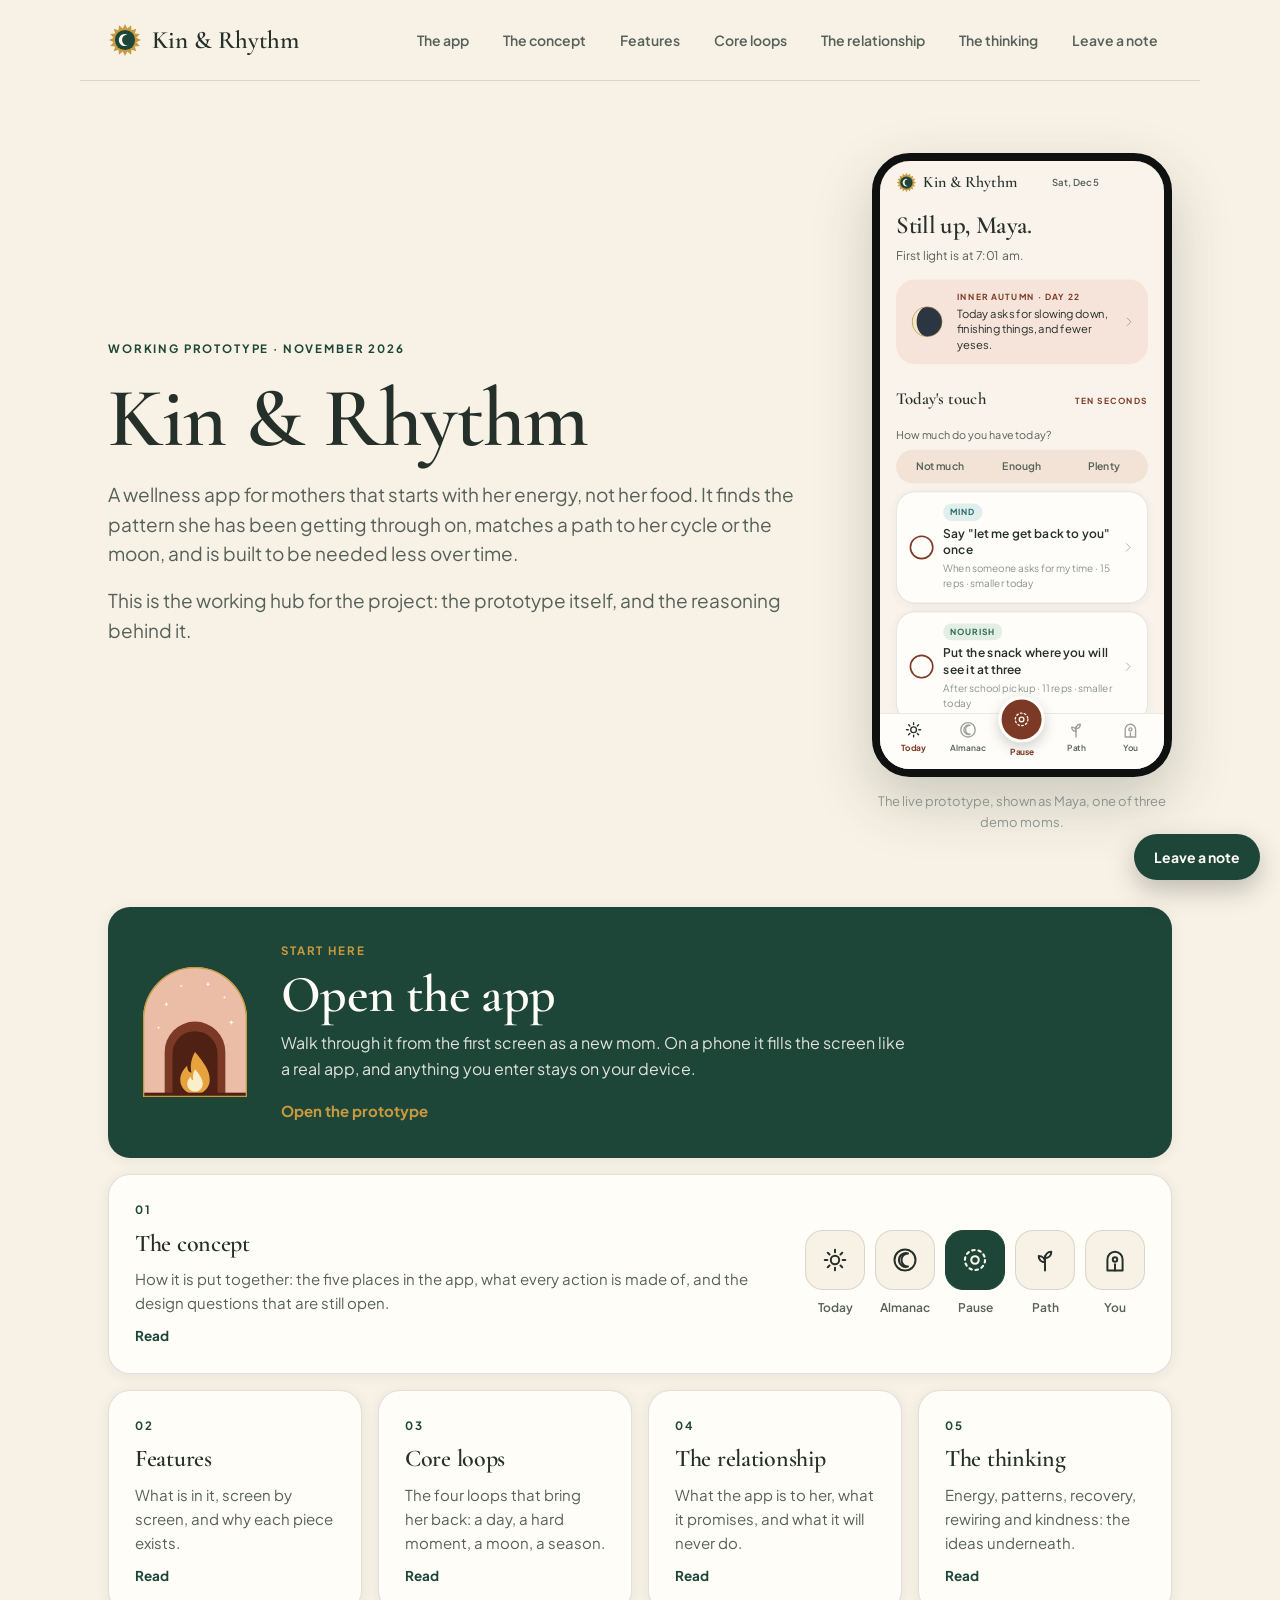
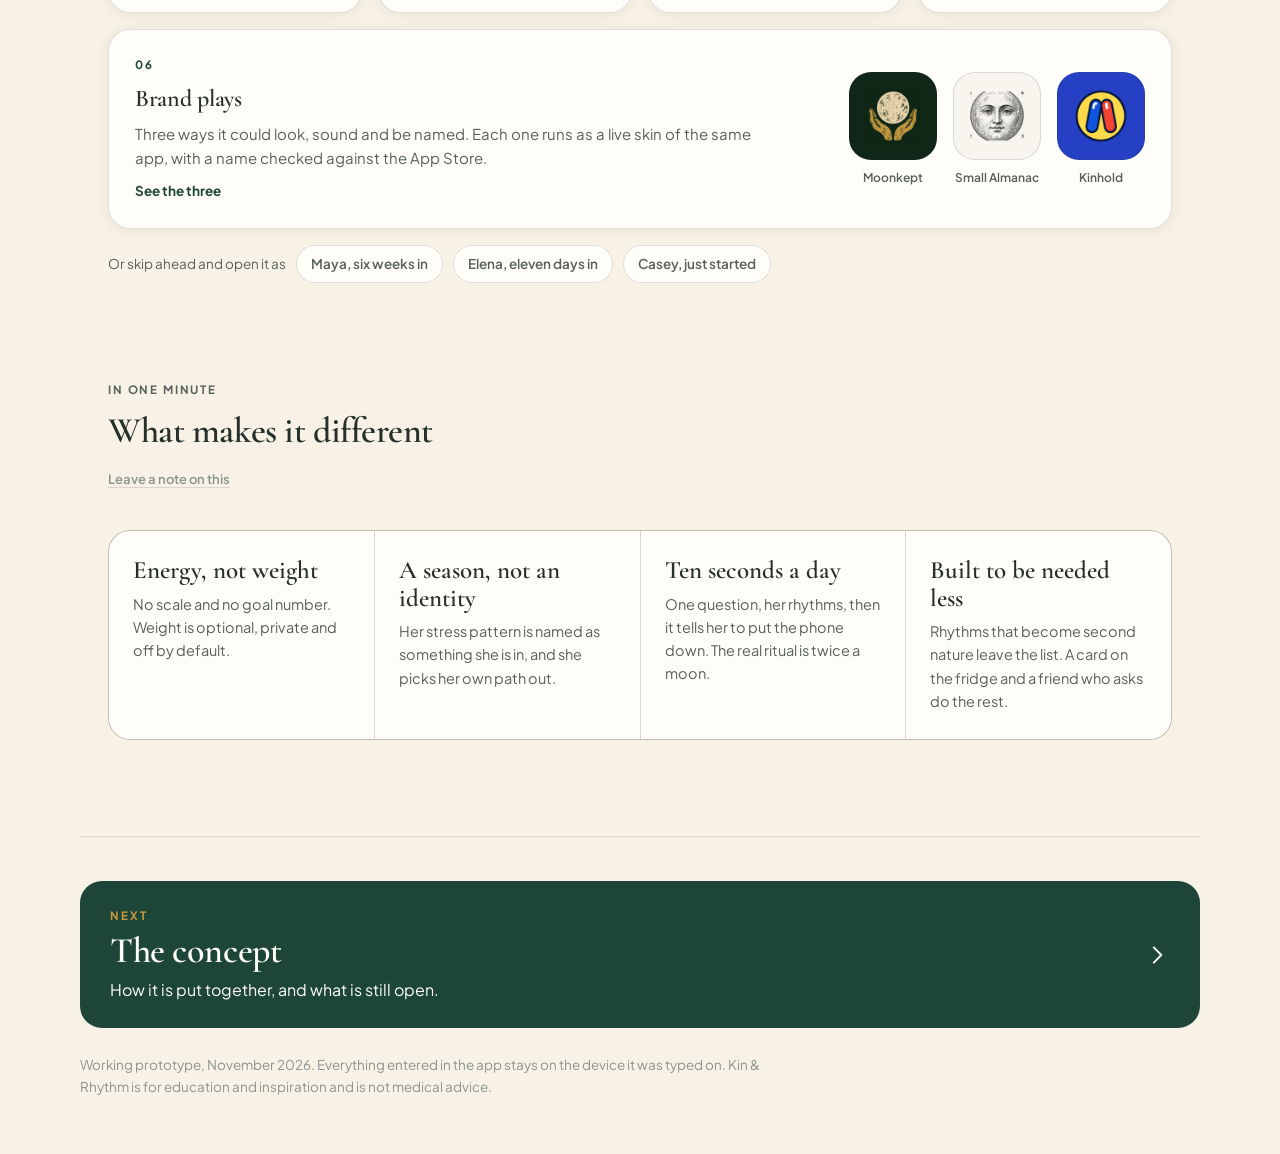
<file: index.html>
<!DOCTYPE html>
<html lang="en">
<head>
  <meta charset="UTF-8">
  <meta name="viewport" content="width=device-width, initial-scale=1">
  <meta name="robots" content="noindex, nofollow">
  <title>Kin &amp; Rhythm</title>
  <link rel="icon" href="assets/logo.svg">
  <link rel="preconnect" href="https://fonts.googleapis.com">
  <link rel="preconnect" href="https://fonts.gstatic.com" crossorigin>
  <link href="https://fonts.googleapis.com/css2?family=Cormorant+Garamond:ital,wght@0,500;0,600;0,700;1,500;1,600&family=Plus+Jakarta+Sans:wght@400;500;600;700&display=swap" rel="stylesheet">
  <link rel="stylesheet" href="site/site.css">
</head>
<body>
  <header id="site-head"></header>
  <main>

    <div class="wrap">
      <div class="hero split">
        <div>
          <p class="eyebrow">Working prototype · November 2026</p>
          <h1 class="display d1">Kin &amp; Rhythm</h1>
          <p class="lede">A wellness app for mothers that starts with her energy, not her food. It finds the pattern she has been getting through on, matches a path to her cycle or the moon, and is built to be needed less over time.</p>
          <p class="lede">This is the working hub for the project: the prototype itself, and the reasoning behind it.</p>
        </div>
        <figure class="device"><div class="device-frame"><iframe loading="lazy" title="The app, Today screen" src="app.html#as=maya&amp;tab=today&amp;chrome=0"></iframe></div><figcaption>The live prototype, shown as Maya, one of three demo moms.</figcaption></figure>
      </div>

      <div class="tiles">
        <a class="tile tile-app" href="app.html">
          <img src="assets/pattern-hearth.svg" alt="">
          <span>
            <span class="eyebrow">Start here</span>
            <span class="display d2" role="heading" aria-level="2">Open the app</span>
            <p>Walk through it from the first screen as a new mom. On a phone it fills the screen like a real app, and anything you enter stays on your device.</p>
            <span class="go">Open the prototype</span>
          </span>
        </a>
        <a class="tile tile-wide" href="concept.html">
          <span><span class="eyebrow">01</span><h2 class="display d4">The concept</h2><p>How it is put together: the five places in the app, what every action is made of, and the design questions that are still open.</p><span class="go">Read</span></span>
          <span class="marks places"><span class="mark"><img src="assets/icon-today.svg" alt="">Today</span><span class="mark"><img src="assets/icon-rhythm.svg" alt="">Almanac</span><span class="mark"><img src="assets/icon-pause.svg" alt="">Pause</span><span class="mark"><img src="assets/icon-plan.svg" alt="">Path</span><span class="mark"><img src="assets/icon-you.svg" alt="">You</span></span>
        </a>
        <a class="tile" href="features.html"><span class="eyebrow">02</span><h2 class="display d4">Features</h2><p>What is in it, screen by screen, and why each piece exists.</p><span class="go">Read</span></a>
        <a class="tile" href="loops.html"><span class="eyebrow">03</span><h2 class="display d4">Core loops</h2><p>The four loops that bring her back: a day, a hard moment, a moon, a season.</p><span class="go">Read</span></a>
        <a class="tile" href="relationship.html"><span class="eyebrow">04</span><h2 class="display d4">The relationship</h2><p>What the app is to her, what it promises, and what it will never do.</p><span class="go">Read</span></a>
        <a class="tile" href="thinking.html"><span class="eyebrow">05</span><h2 class="display d4">The thinking</h2><p>Energy, patterns, recovery, rewiring and kindness: the ideas underneath.</p><span class="go">Read</span></a>
        <a class="tile tile-wide" href="brand/index.html">
          <span><span class="eyebrow">06</span><h2 class="display d4">Brand plays</h2><p>Three ways it could look, sound and be named. Each one runs as a live skin of the same app, with a name checked against the App Store.</p><span class="go">See the three</span></span>
          <span class="marks">
            <span class="mark mark-ritual"><img src="brand/skins/ritual/logo.png" alt="">Moonkept</span>
            <span class="mark mark-almanac"><img src="brand/skins/almanac/logo.png" alt="">Small Almanac</span>
            <span class="mark mark-kin"><img src="brand/skins/kin/logo.png" alt="">Kinhold</span>
          </span>
        </a>
      </div>
      <p class="as">Or skip ahead and open it as
        <a href="app.html#as=maya">Maya, six weeks in</a>
        <a href="app.html#as=elena">Elena, eleven days in</a>
        <a href="app.html#as=casey">Casey, just started</a>
      </p>

      <section>
        <div class="section-head">
          <p class="eyebrow">In one minute</p>
          <h2 class="display d3">What makes it different</h2>
        </div>
        <ul class="minute"><li><b>Energy, not weight</b><span>No scale and no goal number. Weight is optional, private and off by default.</span></li><li><b>A season, not an identity</b><span>Her stress pattern is named as something she is in, and she picks her own path out.</span></li><li><b>Ten seconds a day</b><span>One question, her rhythms, then it tells her to put the phone down. The real ritual is twice a moon.</span></li><li><b>Built to be needed less</b><span>Rhythms that become second nature leave the list. A card on the fridge and a friend who asks do the rest.</span></li></ul>
      </section>
    </div>
  </main>
  <footer id="site-foot"></footer>
  <script src="data.js"></script>
  <script src="site/site.js"></script>
</body>
</html>
</file>
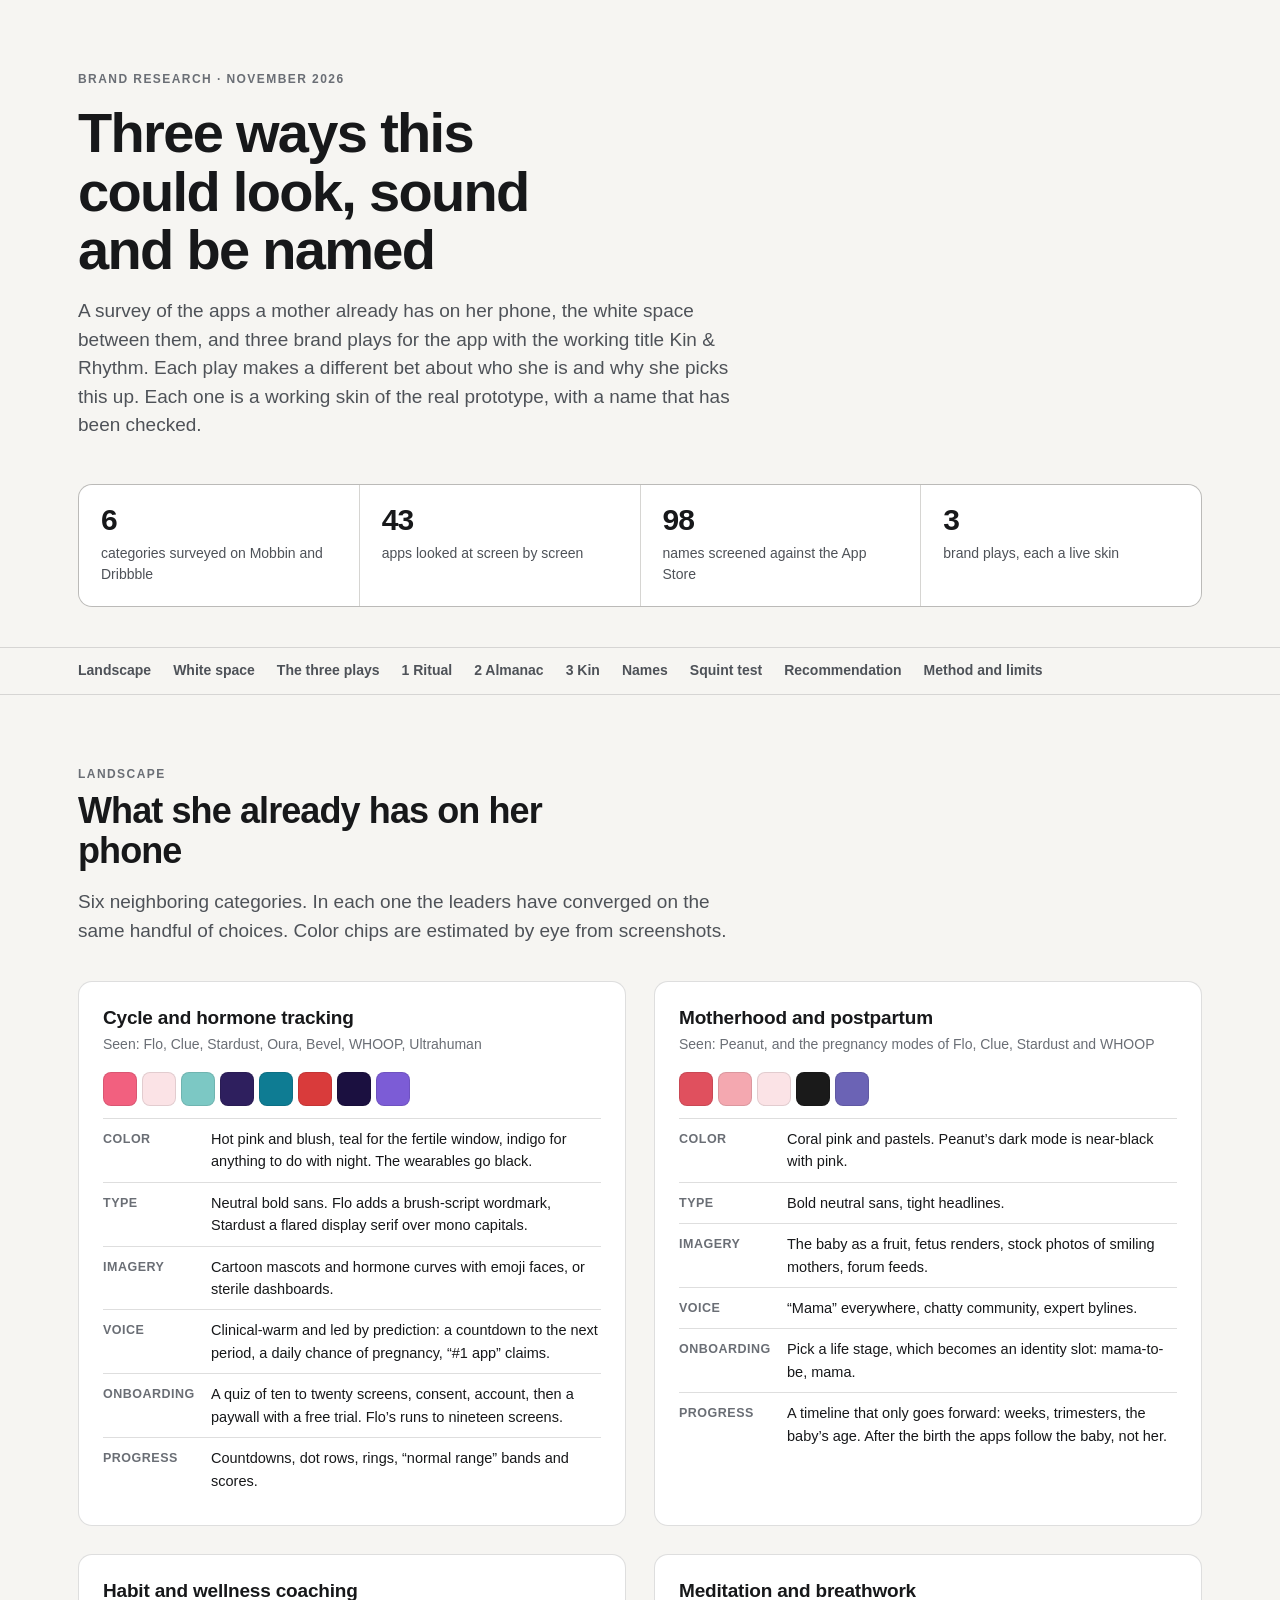
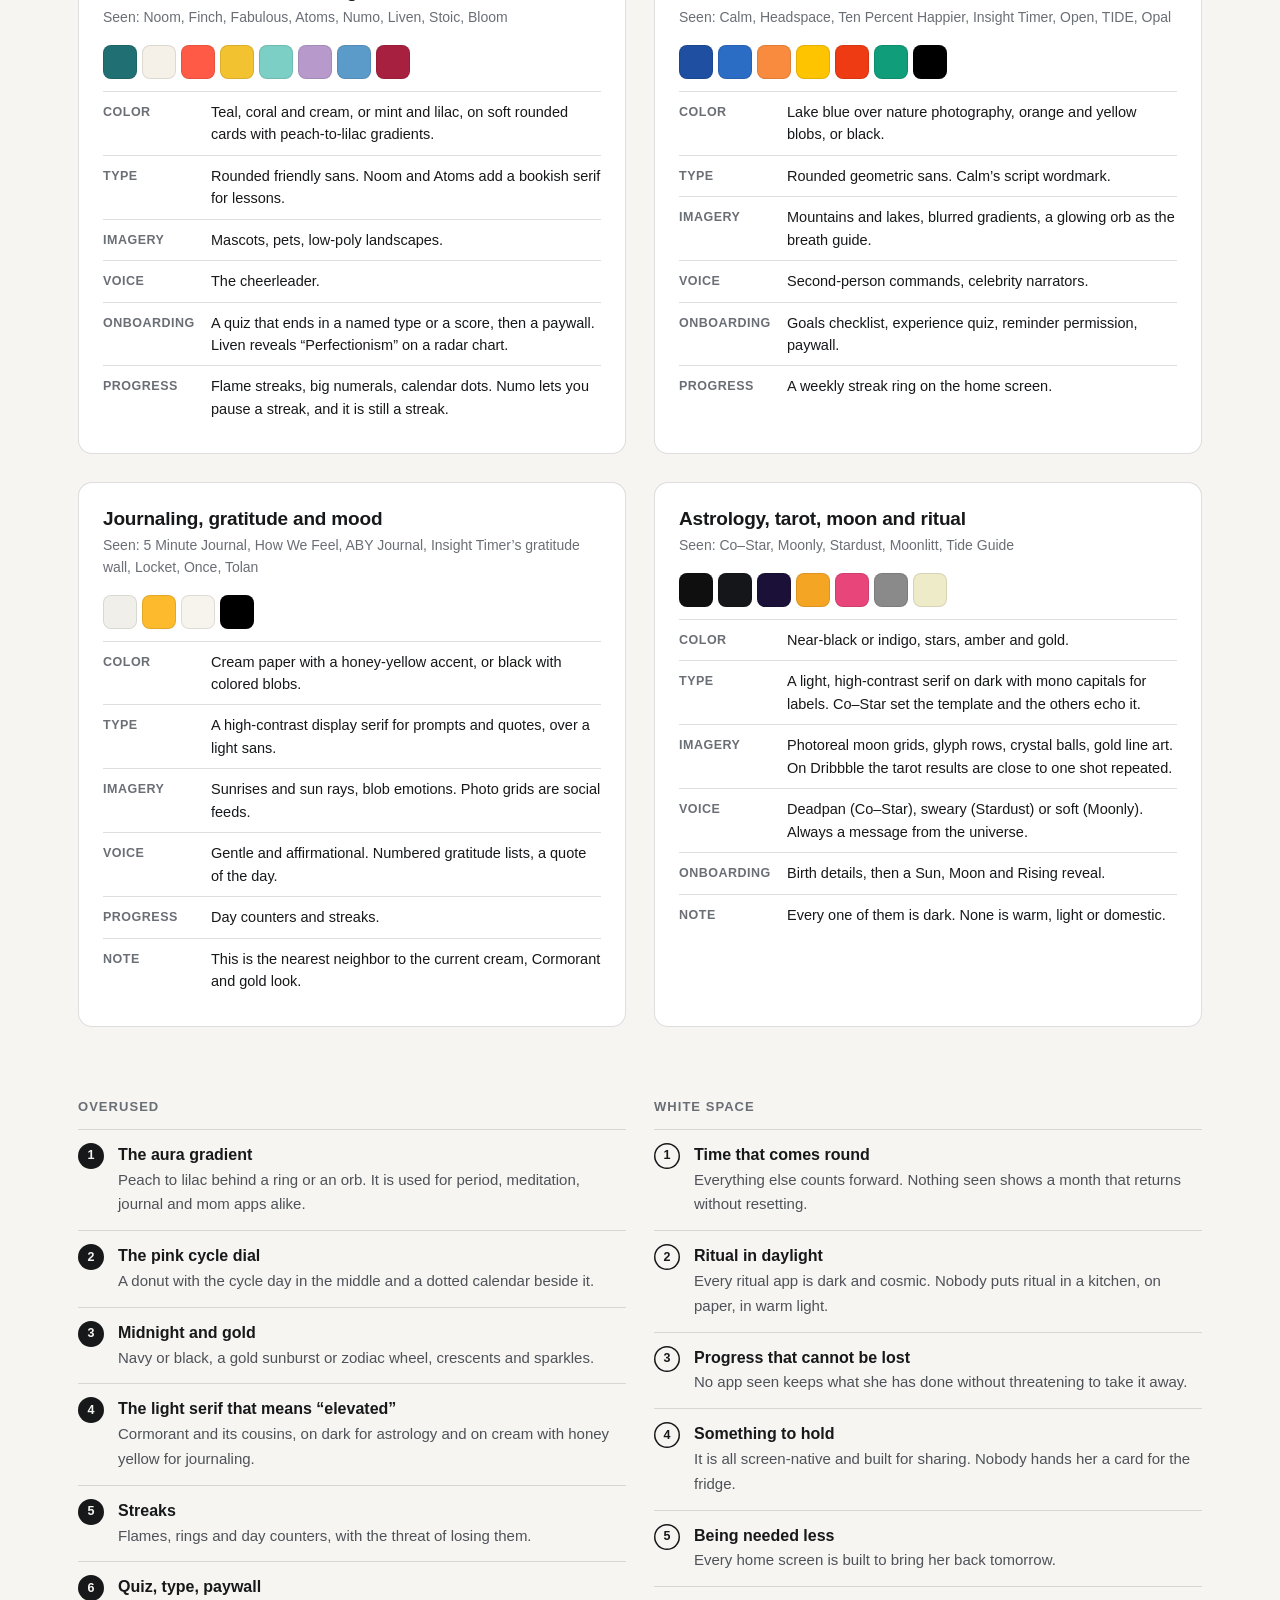
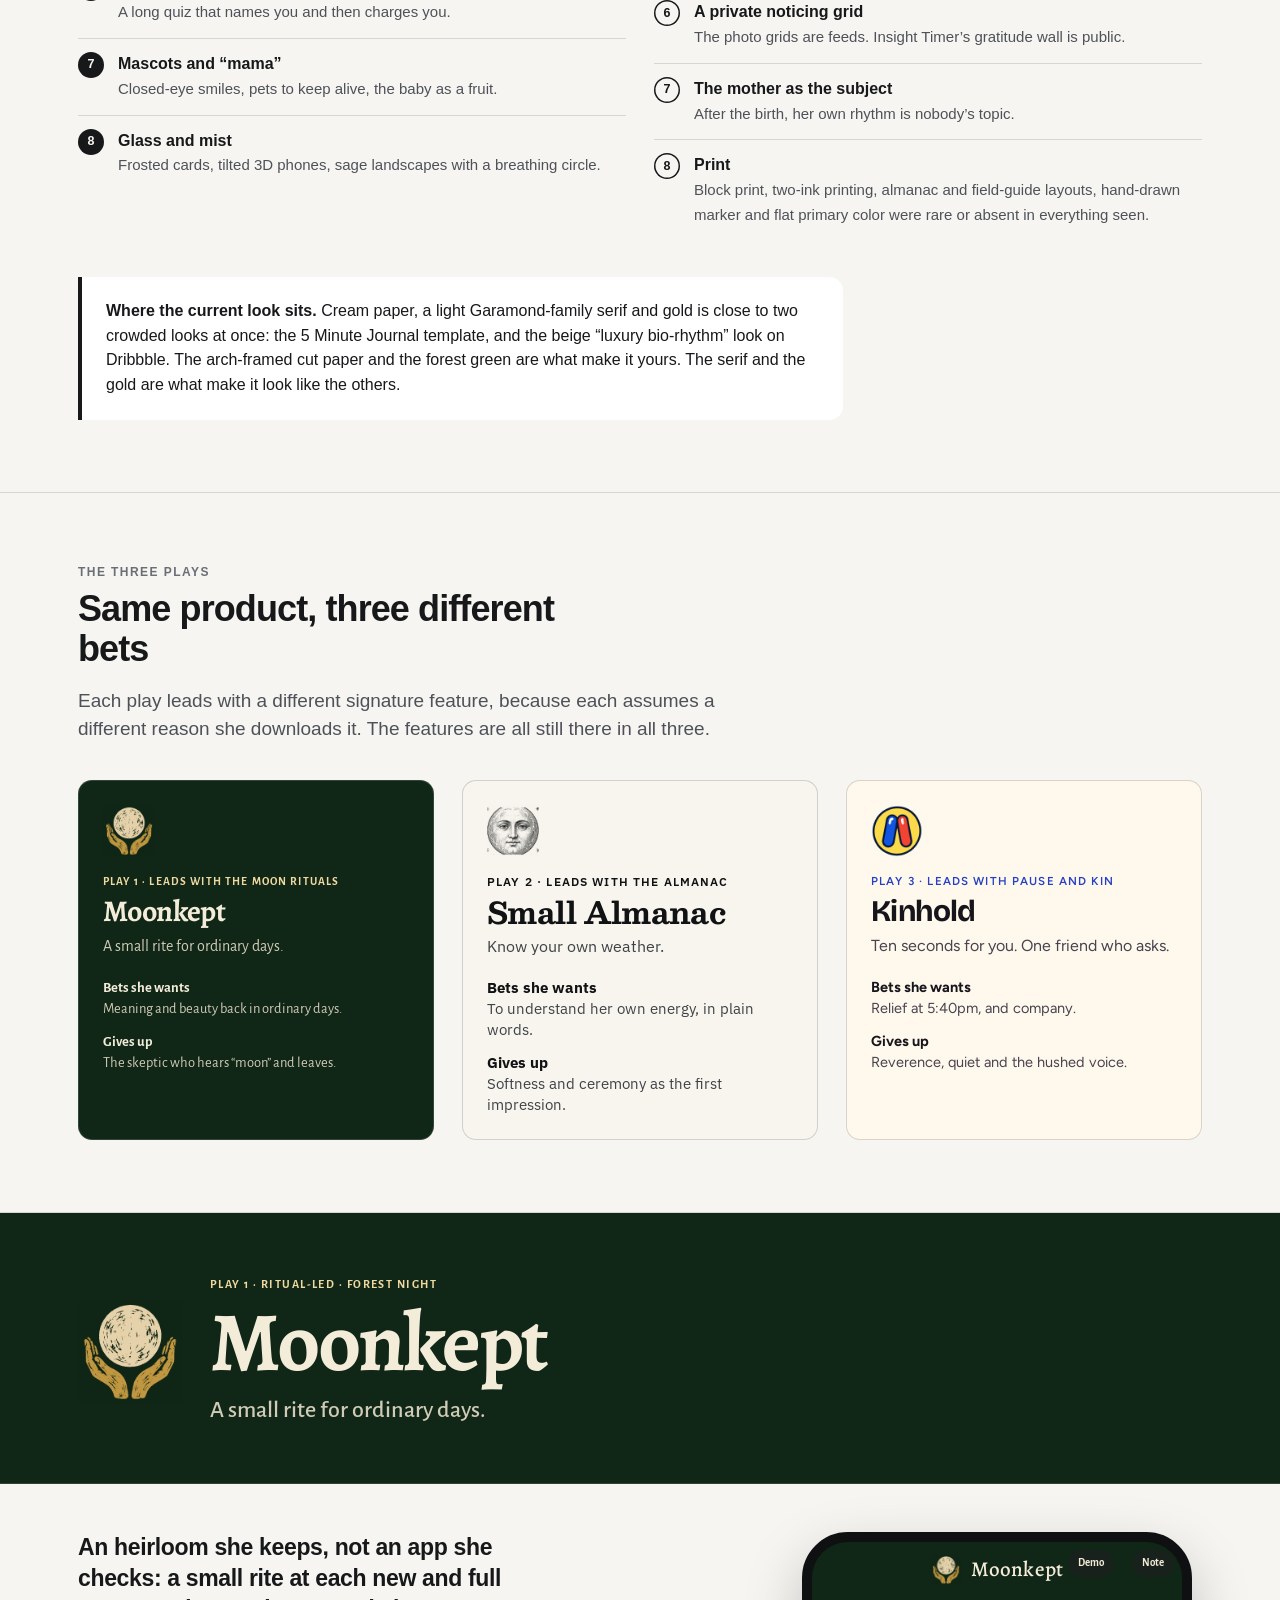
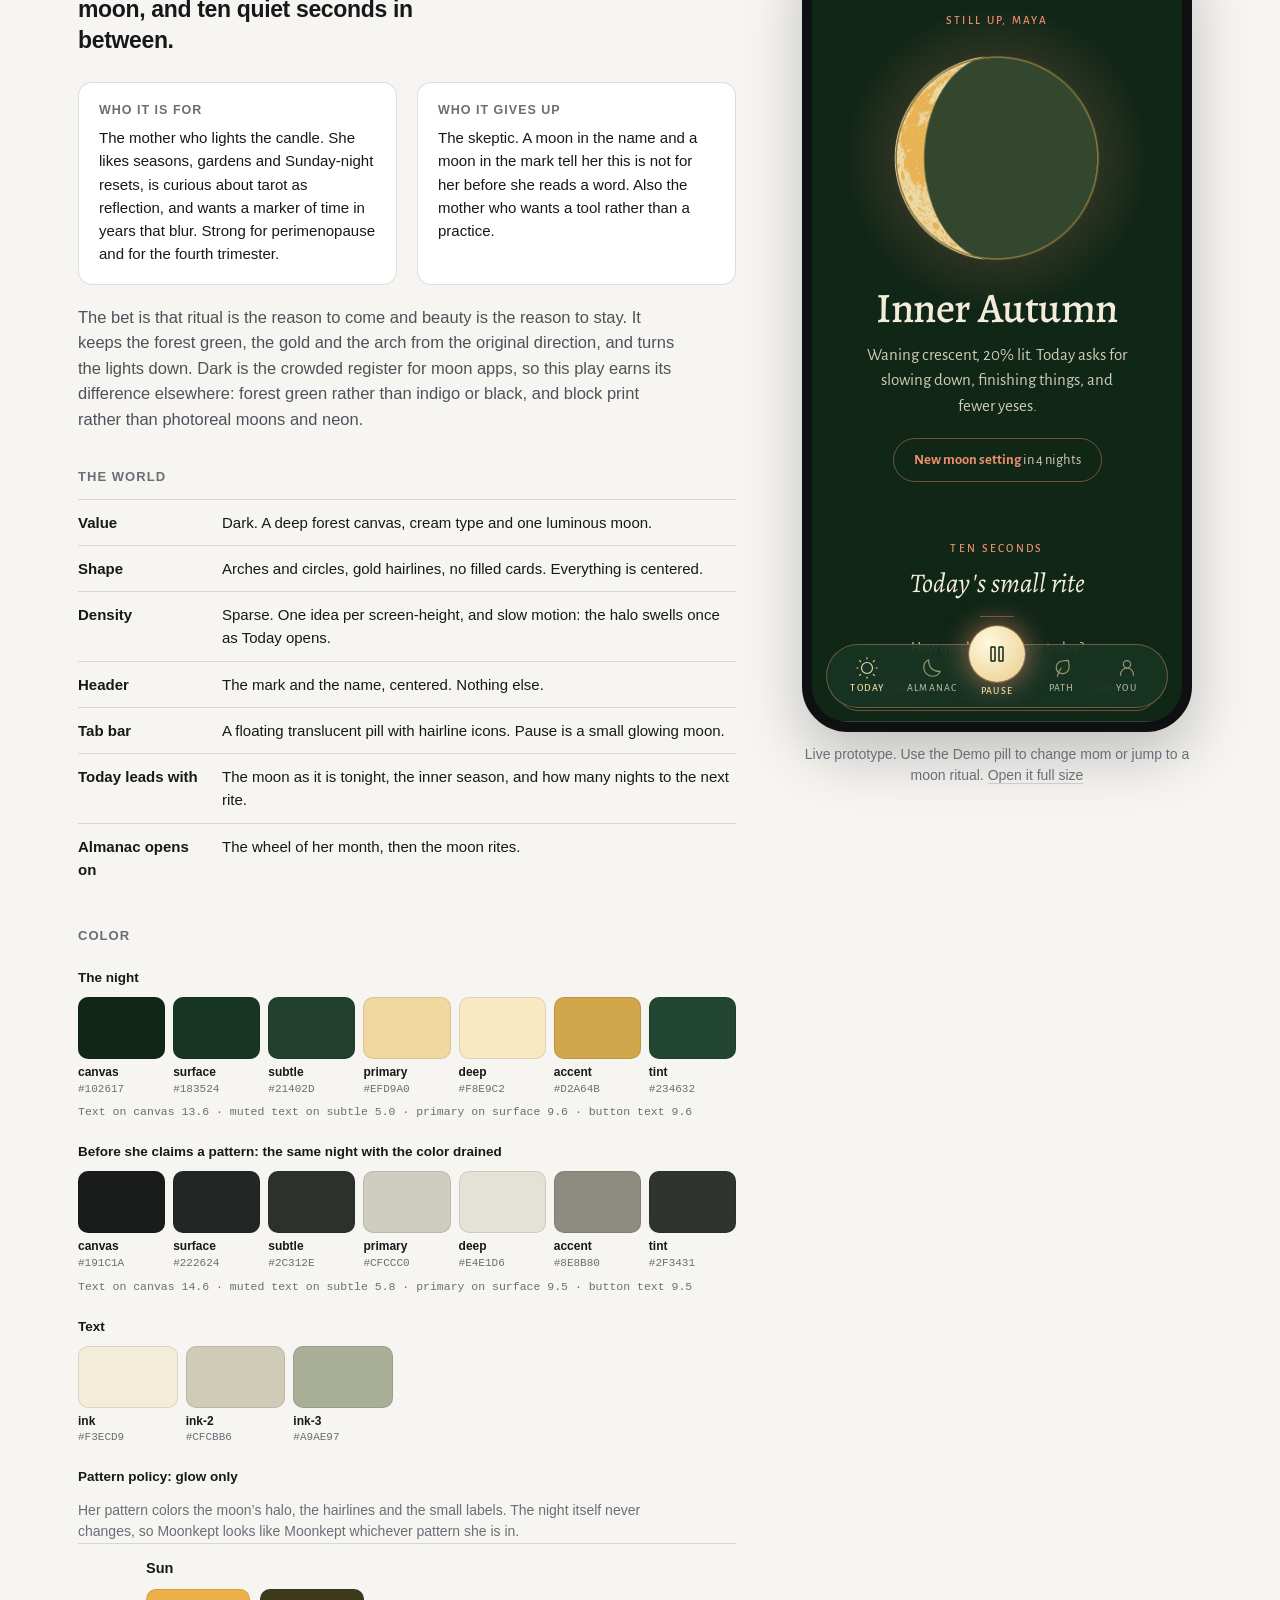
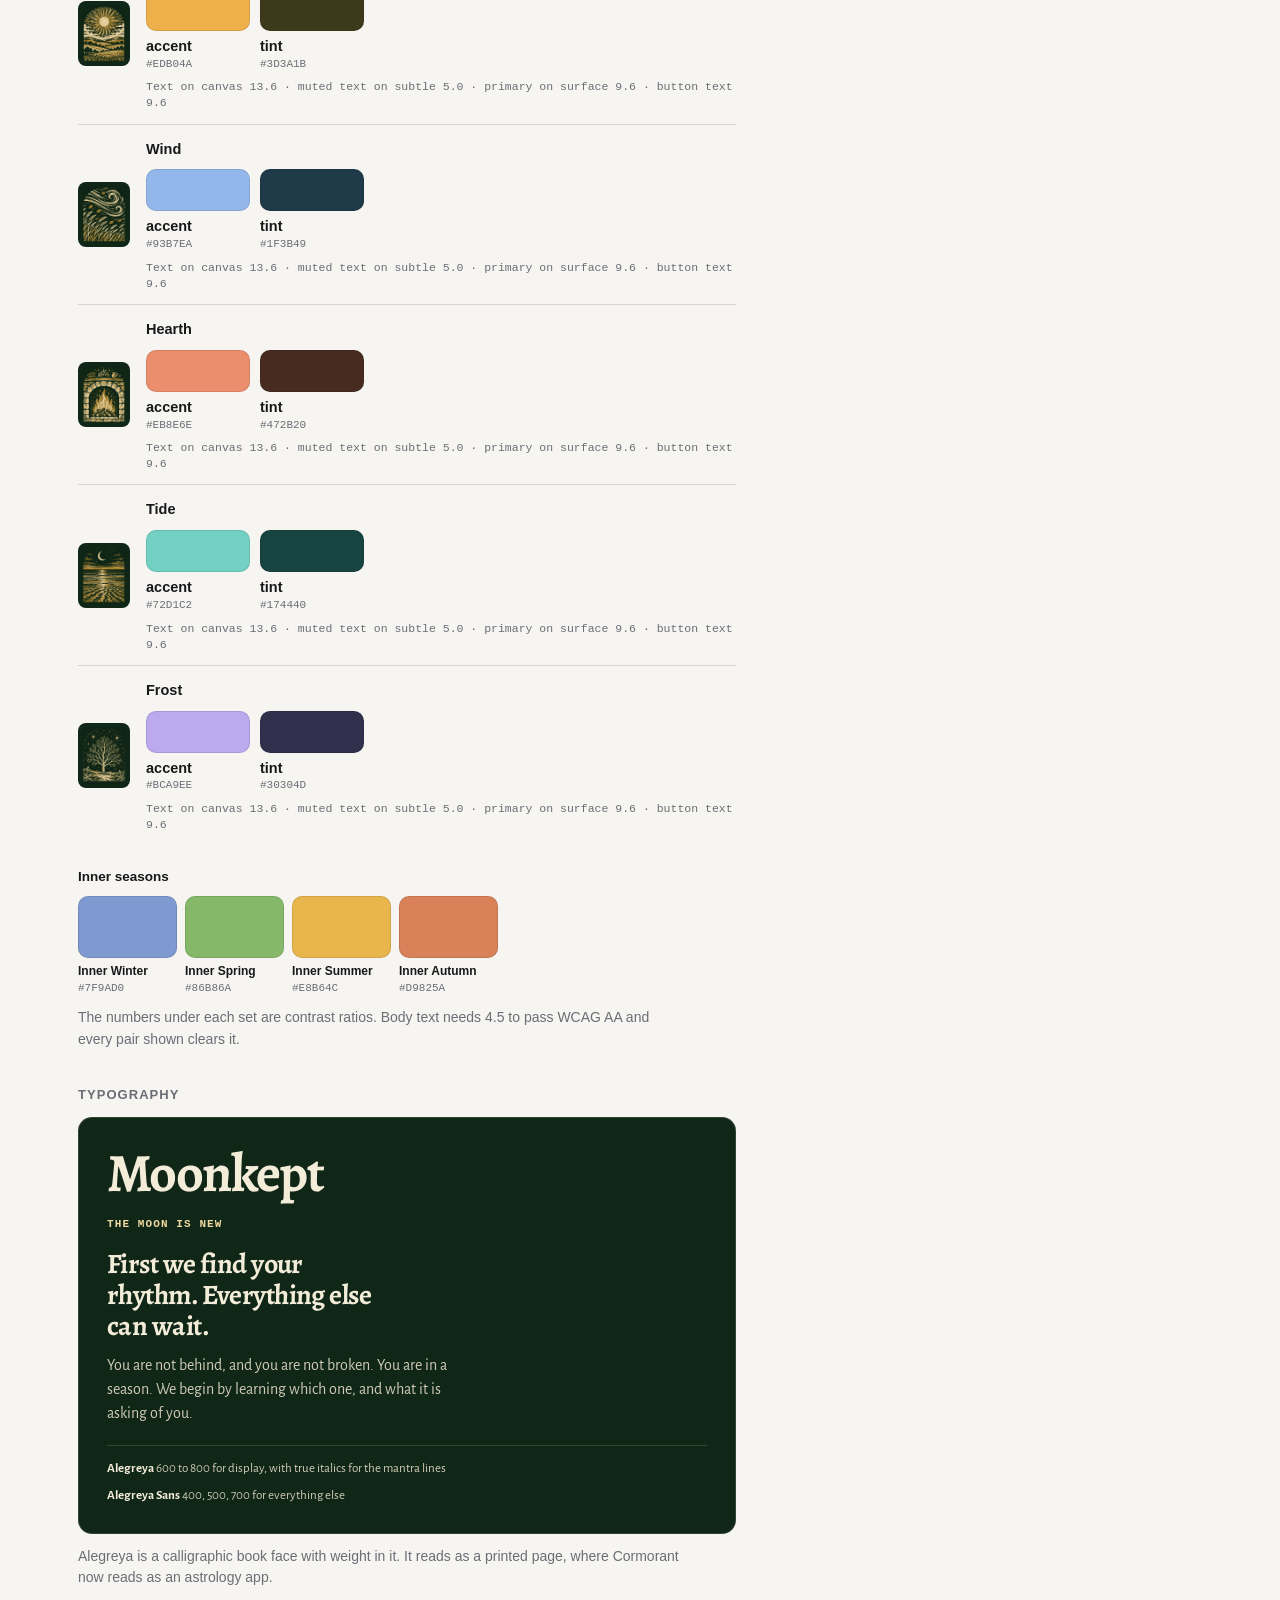
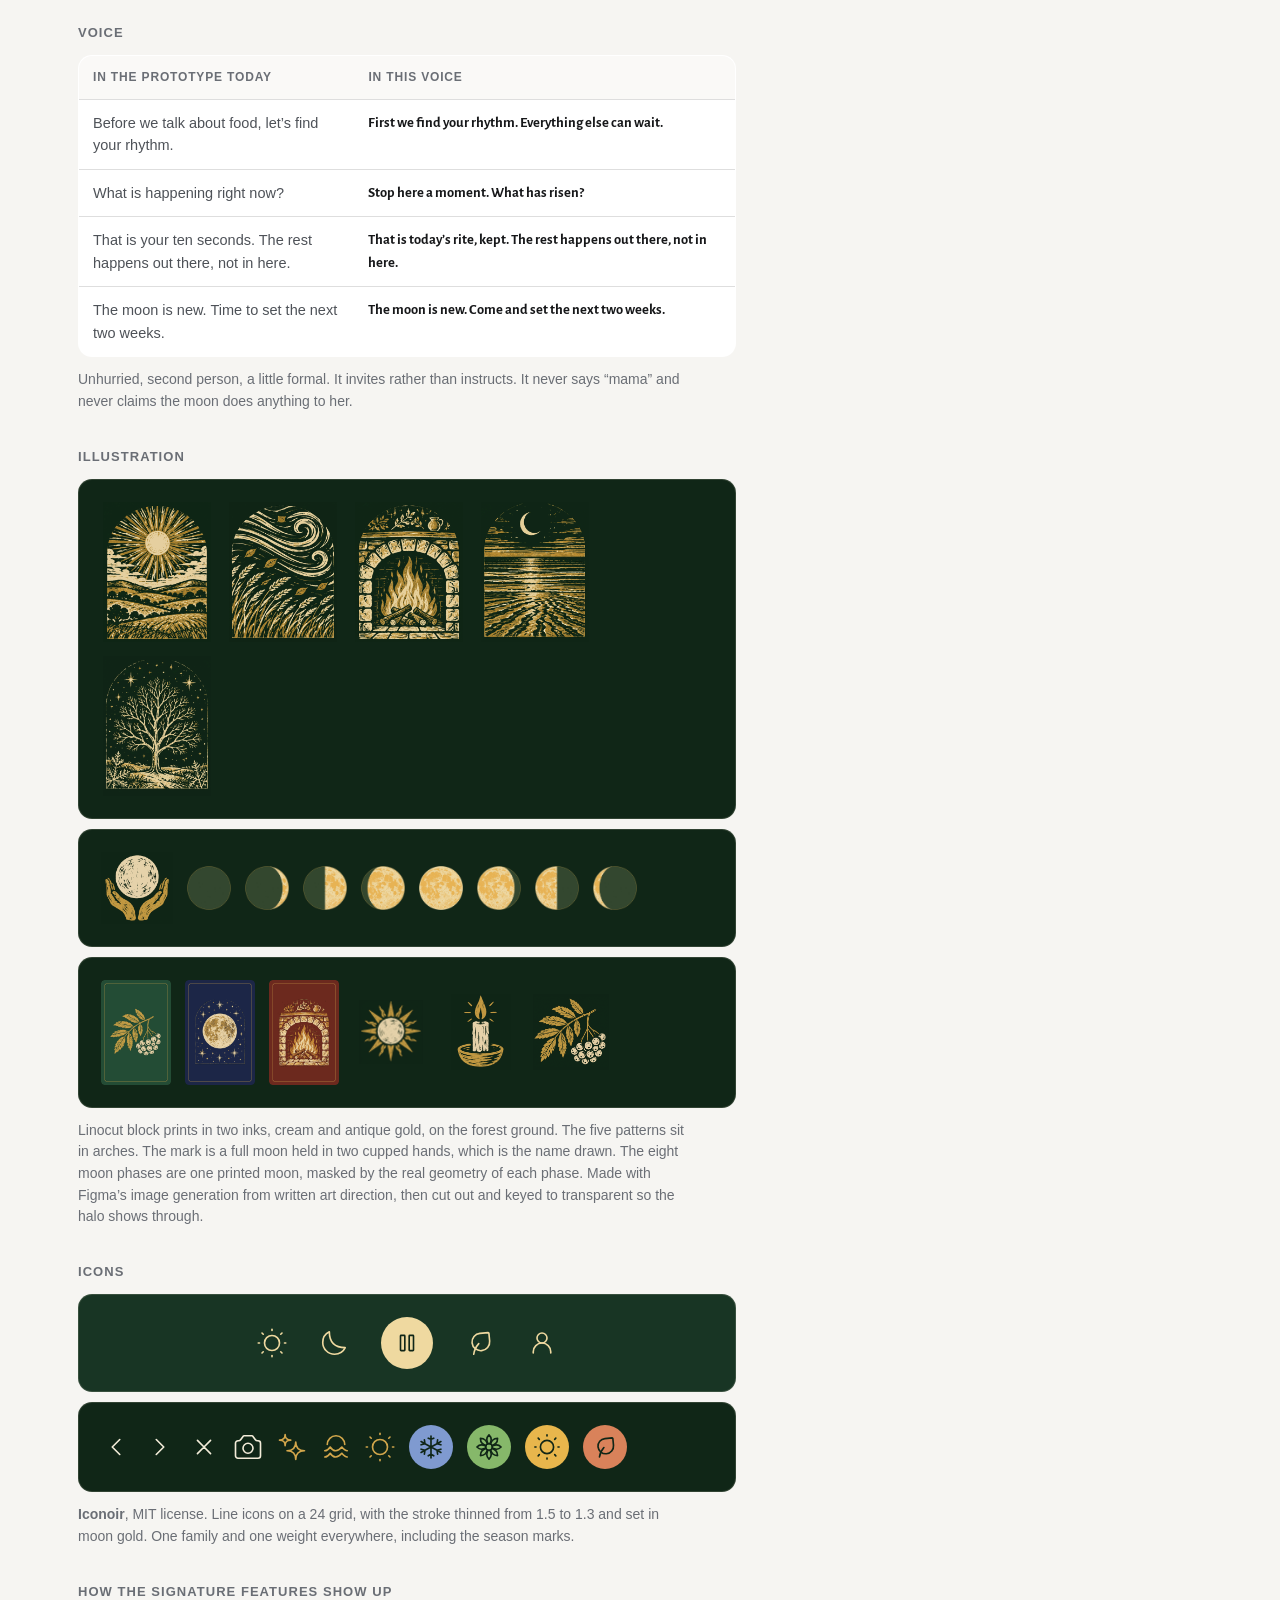
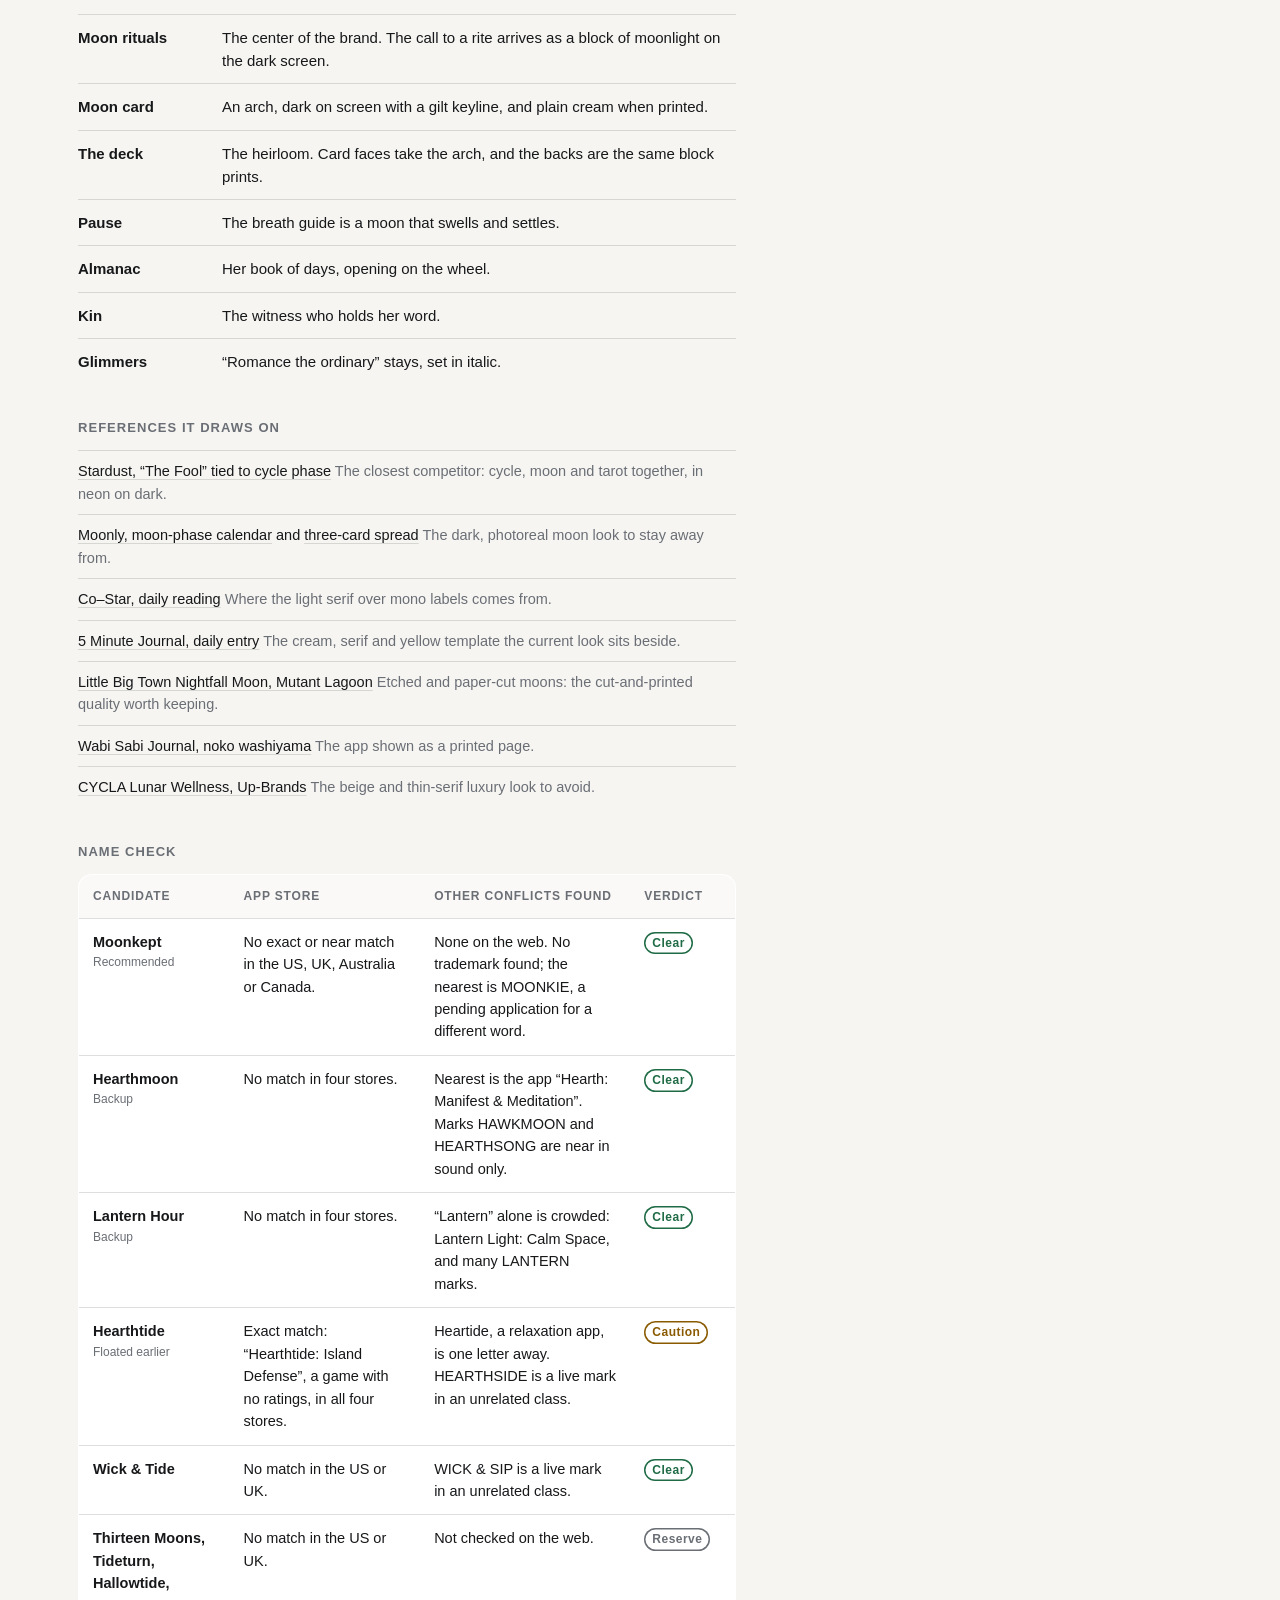
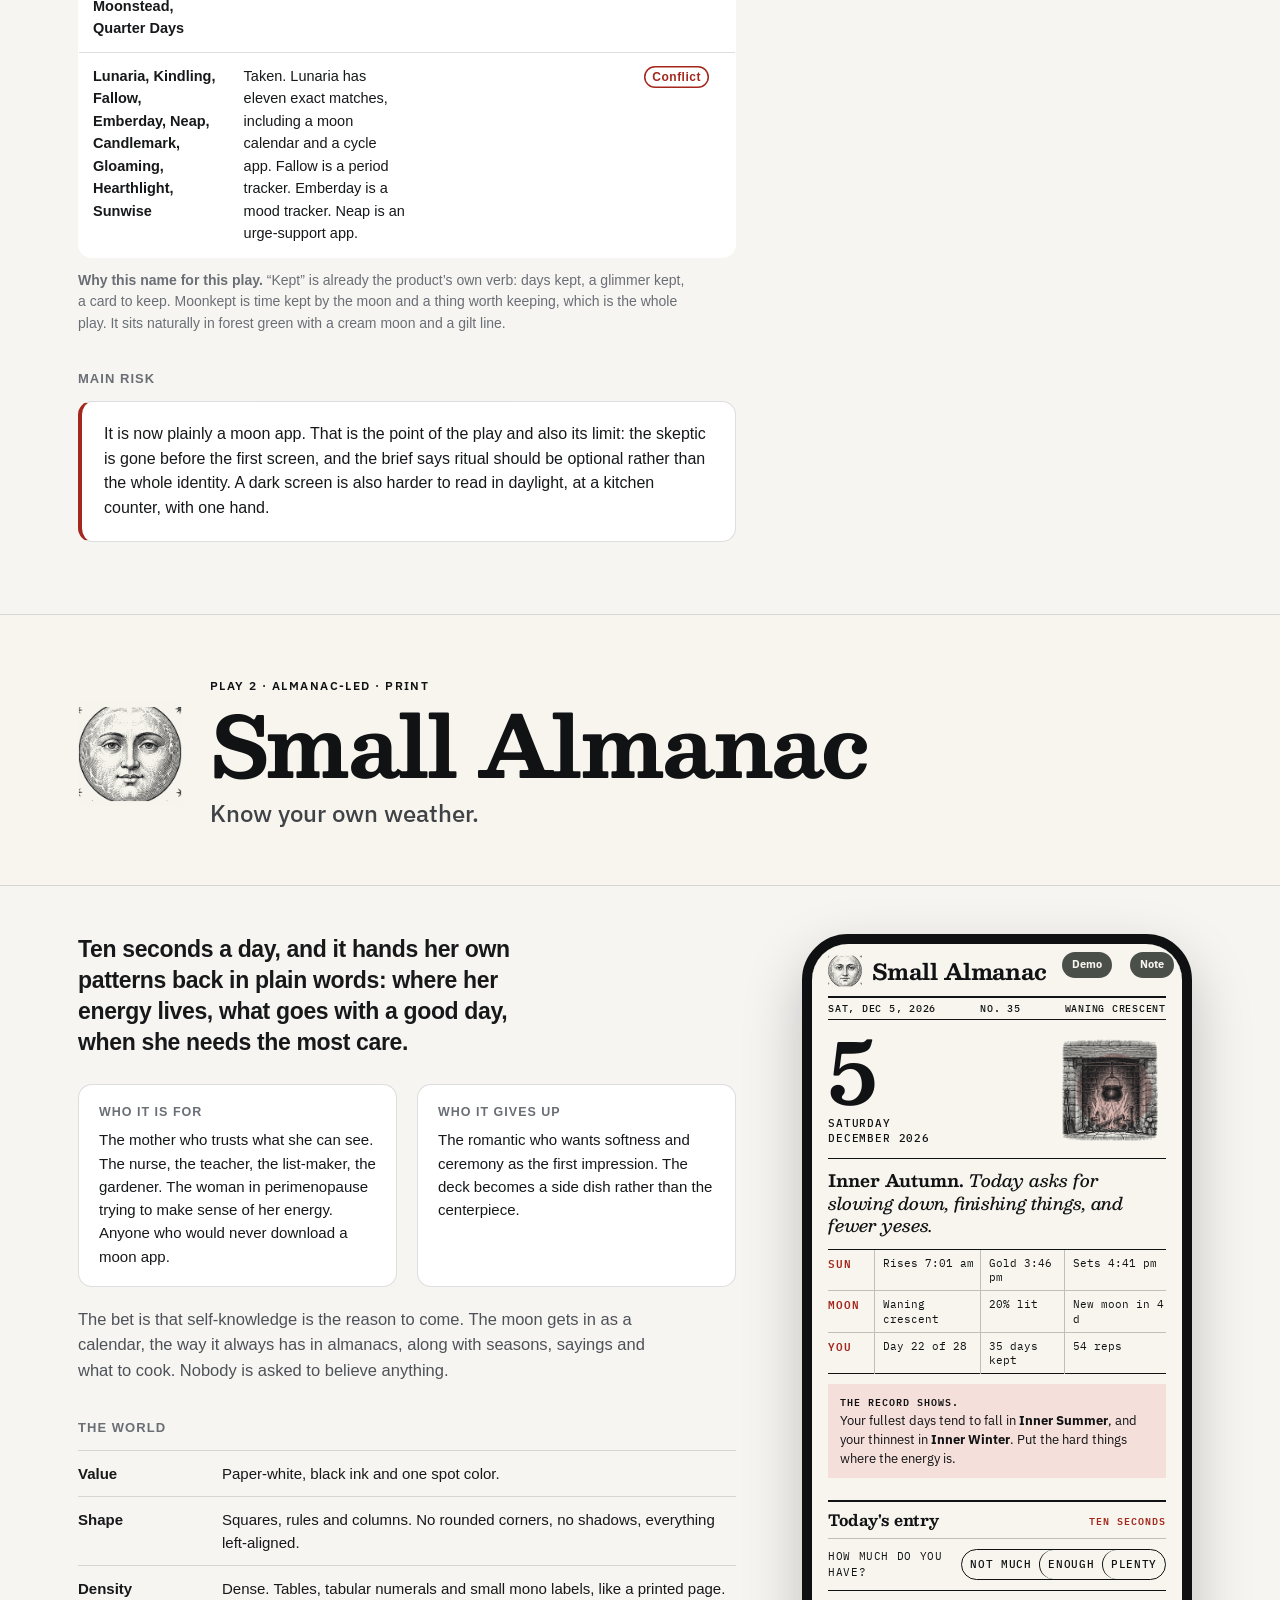
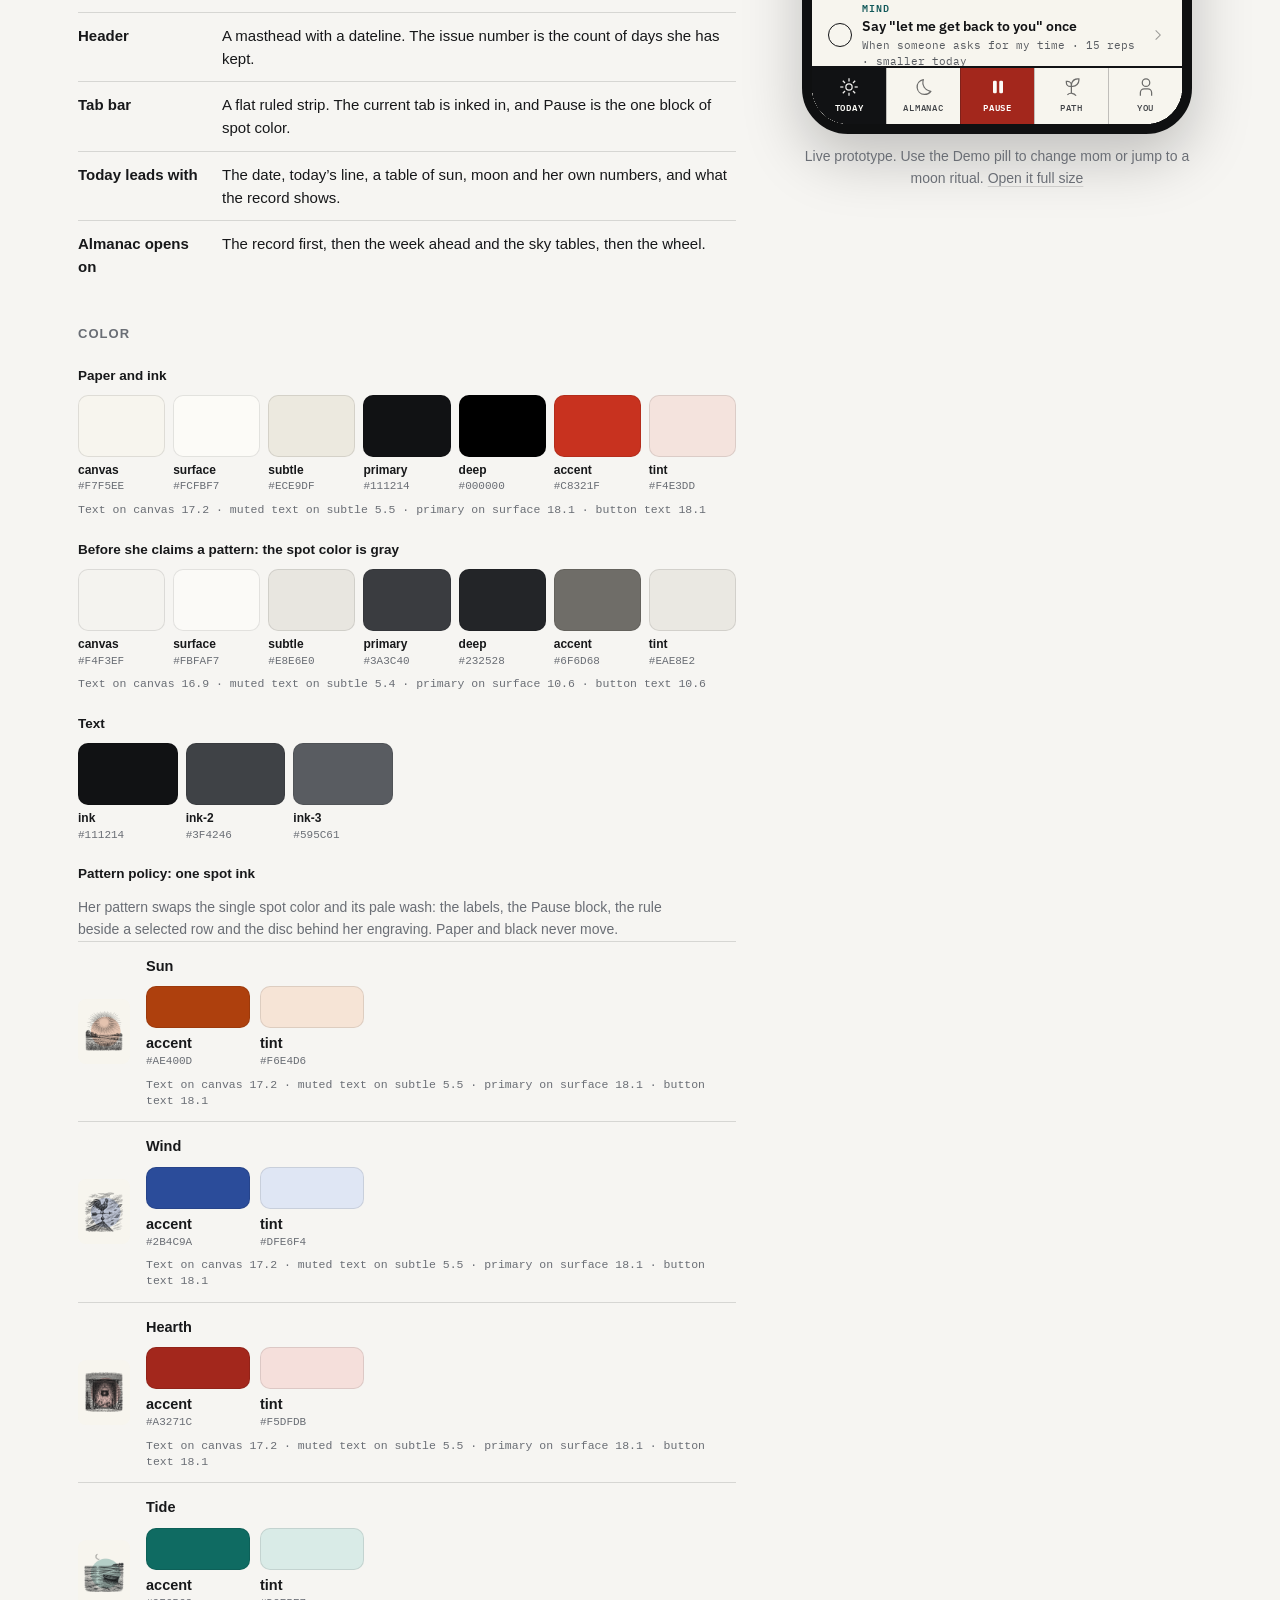
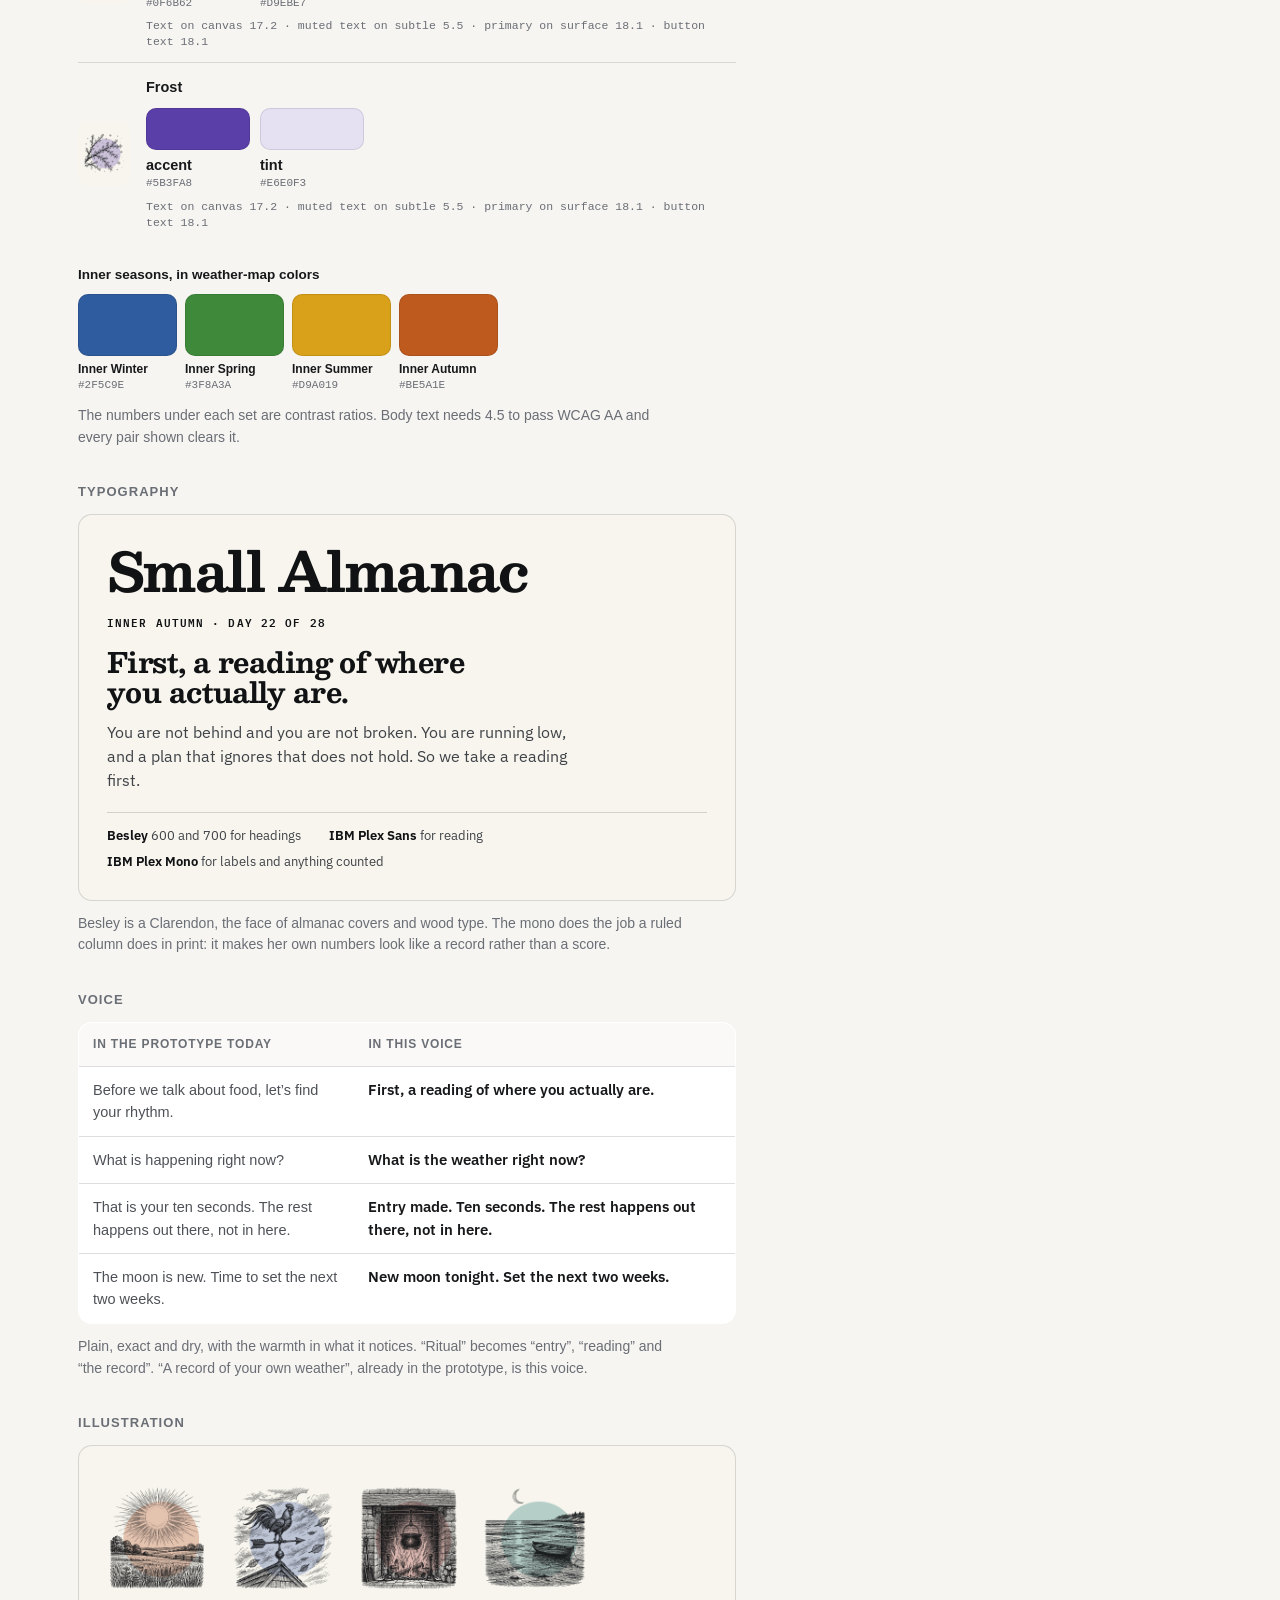
<file: brand/index.html>
<!DOCTYPE html>
<html lang="en">
<head>
  <meta charset="UTF-8">
  <meta name="viewport" content="width=device-width, initial-scale=1">
  <meta name="robots" content="noindex, nofollow">
  <title>Brand plays</title>
  <link rel="preconnect" href="https://fonts.googleapis.com">
  <link rel="preconnect" href="https://fonts.gstatic.com" crossorigin>
  <link rel="stylesheet" href="brand.css">
  <link rel="stylesheet" href="skins/ritual/skin.css" media="not all" data-skin="ritual">
  <link rel="stylesheet" href="skins/almanac/skin.css" media="not all" data-skin="almanac">
  <link rel="stylesheet" href="skins/kin/skin.css" media="not all" data-skin="kin">
</head>
<body>
  <div id="probe"></div>

  <header class="top">
    <div class="wrap">
      <p class="eyebrow">Brand research · November 2026</p>
      <h1 class="h1">Three ways this could look, sound and be named</h1>
      <p class="lede">A survey of the apps a mother already has on her phone, the white space between them, and three brand plays for the app with the working title Kin &amp; Rhythm. Each play makes a different bet about who she is and why she picks this up. Each one is a working skin of the real prototype, with a name that has been checked.</p>
      <ul class="facts">
        <li><b>6</b><span>categories surveyed on Mobbin and Dribbble</span></li>
        <li><b>43</b><span>apps looked at screen by screen</span></li>
        <li><b>98</b><span>names screened against the App Store</span></li>
        <li><b>3</b><span>brand plays, each a live skin</span></li>
      </ul>
    </div>
  </header>

  <nav class="nav" aria-label="Sections">
    <div class="wrap">
      <ul>
        <li><a href="#landscape">Landscape</a></li>
        <li><a href="#space">White space</a></li>
        <li><a href="#plays">The three plays</a></li>
        <li><a href="#ritual">1 Ritual</a></li>
        <li><a href="#almanac">2 Almanac</a></li>
        <li><a href="#kin">3 Kin</a></li>
        <li><a href="#names">Names</a></li>
        <li><a href="#squint">Squint test</a></li>
        <li><a href="#pick">Recommendation</a></li>
        <li><a href="#method">Method and limits</a></li>
      </ul>
    </div>
  </nav>

  <!-- ============================== LANDSCAPE ============================== -->
  <section id="landscape">
    <div class="wrap">
      <p class="eyebrow">Landscape</p>
      <h2 class="h2">What she already has on her phone</h2>
      <p class="lede">Six neighboring categories. In each one the leaders have converged on the same handful of choices. Color chips are estimated by eye from screenshots.</p>

      <div class="cats">
        <article class="cat">
          <h3 class="h3">Cycle and hormone tracking</h3>
          <p class="seen">Seen: Flo, Clue, Stardust, Oura, Bevel, WHOOP, Ultrahuman</p>
          <div class="chips"><i data-color="#F2607F"></i><i data-color="#FBE3E6"></i><i data-color="#7CC8C4"></i><i data-color="#2E1F5E"></i><i data-color="#0E7C93"></i><i data-color="#D93B3B"></i><i data-color="#1B1040"></i><i data-color="#7C5CD6"></i></div>
          <dl class="facts-list">
            <div><dt>Color</dt><dd>Hot pink and blush, teal for the fertile window, indigo for anything to do with night. The wearables go black.</dd></div>
            <div><dt>Type</dt><dd>Neutral bold sans. Flo adds a brush-script wordmark, Stardust a flared display serif over mono capitals.</dd></div>
            <div><dt>Imagery</dt><dd>Cartoon mascots and hormone curves with emoji faces, or sterile dashboards.</dd></div>
            <div><dt>Voice</dt><dd>Clinical-warm and led by prediction: a countdown to the next period, a daily chance of pregnancy, “#1 app” claims.</dd></div>
            <div><dt>Onboarding</dt><dd>A quiz of ten to twenty screens, consent, account, then a paywall with a free trial. Flo’s runs to nineteen screens.</dd></div>
            <div><dt>Progress</dt><dd>Countdowns, dot rows, rings, “normal range” bands and scores.</dd></div>
          </dl>
        </article>

        <article class="cat">
          <h3 class="h3">Motherhood and postpartum</h3>
          <p class="seen">Seen: Peanut, and the pregnancy modes of Flo, Clue, Stardust and WHOOP</p>
          <div class="chips"><i data-color="#E0505E"></i><i data-color="#F4A8B0"></i><i data-color="#FBE3E6"></i><i data-color="#1A1A1A"></i><i data-color="#6B63B5"></i></div>
          <dl class="facts-list">
            <div><dt>Color</dt><dd>Coral pink and pastels. Peanut’s dark mode is near-black with pink.</dd></div>
            <div><dt>Type</dt><dd>Bold neutral sans, tight headlines.</dd></div>
            <div><dt>Imagery</dt><dd>The baby as a fruit, fetus renders, stock photos of smiling mothers, forum feeds.</dd></div>
            <div><dt>Voice</dt><dd>“Mama” everywhere, chatty community, expert bylines.</dd></div>
            <div><dt>Onboarding</dt><dd>Pick a life stage, which becomes an identity slot: mama-to-be, mama.</dd></div>
            <div><dt>Progress</dt><dd>A timeline that only goes forward: weeks, trimesters, the baby’s age. After the birth the apps follow the baby, not her.</dd></div>
          </dl>
        </article>

        <article class="cat">
          <h3 class="h3">Habit and wellness coaching</h3>
          <p class="seen">Seen: Noom, Finch, Fabulous, Atoms, Numo, Liven, Stoic, Bloom</p>
          <div class="chips"><i data-color="#1F6F73"></i><i data-color="#F5F1E8"></i><i data-color="#FF5A45"></i><i data-color="#F2C230"></i><i data-color="#7CCFC4"></i><i data-color="#B79ACB"></i><i data-color="#5B9BC9"></i><i data-color="#A8203F"></i></div>
          <dl class="facts-list">
            <div><dt>Color</dt><dd>Teal, coral and cream, or mint and lilac, on soft rounded cards with peach-to-lilac gradients.</dd></div>
            <div><dt>Type</dt><dd>Rounded friendly sans. Noom and Atoms add a bookish serif for lessons.</dd></div>
            <div><dt>Imagery</dt><dd>Mascots, pets, low-poly landscapes.</dd></div>
            <div><dt>Voice</dt><dd>The cheerleader.</dd></div>
            <div><dt>Onboarding</dt><dd>A quiz that ends in a named type or a score, then a paywall. Liven reveals “Perfectionism” on a radar chart.</dd></div>
            <div><dt>Progress</dt><dd>Flame streaks, big numerals, calendar dots. Numo lets you pause a streak, and it is still a streak.</dd></div>
          </dl>
        </article>

        <article class="cat">
          <h3 class="h3">Meditation and breathwork</h3>
          <p class="seen">Seen: Calm, Headspace, Ten Percent Happier, Insight Timer, Open, TIDE, Opal</p>
          <div class="chips"><i data-color="#1E4FA0"></i><i data-color="#2B6CC4"></i><i data-color="#F98B3E"></i><i data-color="#FFC400"></i><i data-color="#EE3B14"></i><i data-color="#0F9D7A"></i><i data-color="#000000"></i></div>
          <dl class="facts-list">
            <div><dt>Color</dt><dd>Lake blue over nature photography, orange and yellow blobs, or black.</dd></div>
            <div><dt>Type</dt><dd>Rounded geometric sans. Calm’s script wordmark.</dd></div>
            <div><dt>Imagery</dt><dd>Mountains and lakes, blurred gradients, a glowing orb as the breath guide.</dd></div>
            <div><dt>Voice</dt><dd>Second-person commands, celebrity narrators.</dd></div>
            <div><dt>Onboarding</dt><dd>Goals checklist, experience quiz, reminder permission, paywall.</dd></div>
            <div><dt>Progress</dt><dd>A weekly streak ring on the home screen.</dd></div>
          </dl>
        </article>

        <article class="cat">
          <h3 class="h3">Journaling, gratitude and mood</h3>
          <p class="seen">Seen: 5 Minute Journal, How We Feel, ABY Journal, Insight Timer’s gratitude wall, Locket, Once, Tolan</p>
          <div class="chips"><i data-color="#F1EFEA"></i><i data-color="#FDBA2D"></i><i data-color="#F7F4EE"></i><i data-color="#000000"></i></div>
          <dl class="facts-list">
            <div><dt>Color</dt><dd>Cream paper with a honey-yellow accent, or black with colored blobs.</dd></div>
            <div><dt>Type</dt><dd>A high-contrast display serif for prompts and quotes, over a light sans.</dd></div>
            <div><dt>Imagery</dt><dd>Sunrises and sun rays, blob emotions. Photo grids are social feeds.</dd></div>
            <div><dt>Voice</dt><dd>Gentle and affirmational. Numbered gratitude lists, a quote of the day.</dd></div>
            <div><dt>Progress</dt><dd>Day counters and streaks.</dd></div>
            <div><dt>Note</dt><dd>This is the nearest neighbor to the current cream, Cormorant and gold look.</dd></div>
          </dl>
        </article>

        <article class="cat">
          <h3 class="h3">Astrology, tarot, moon and ritual</h3>
          <p class="seen">Seen: Co–Star, Moonly, Stardust, Moonlitt, Tide Guide</p>
          <div class="chips"><i data-color="#0F0F0F"></i><i data-color="#151619"></i><i data-color="#1A1038"></i><i data-color="#F5A524"></i><i data-color="#E8457A"></i><i data-color="#8A8A8A"></i><i data-color="#EDEBC8"></i></div>
          <dl class="facts-list">
            <div><dt>Color</dt><dd>Near-black or indigo, stars, amber and gold.</dd></div>
            <div><dt>Type</dt><dd>A light, high-contrast serif on dark with mono capitals for labels. Co–Star set the template and the others echo it.</dd></div>
            <div><dt>Imagery</dt><dd>Photoreal moon grids, glyph rows, crystal balls, gold line art. On Dribbble the tarot results are close to one shot repeated.</dd></div>
            <div><dt>Voice</dt><dd>Deadpan (Co–Star), sweary (Stardust) or soft (Moonly). Always a message from the universe.</dd></div>
            <div><dt>Onboarding</dt><dd>Birth details, then a Sun, Moon and Rising reveal.</dd></div>
            <div><dt>Note</dt><dd>Every one of them is dark. None is warm, light or domestic.</dd></div>
          </dl>
        </article>
      </div>

      <div class="pair">
        <div>
          <h3 class="h4">Overused</h3>
          <ol class="list">
            <li><b>The aura gradient</b><span>Peach to lilac behind a ring or an orb. It is used for period, meditation, journal and mom apps alike.</span></li>
            <li><b>The pink cycle dial</b><span>A donut with the cycle day in the middle and a dotted calendar beside it.</span></li>
            <li><b>Midnight and gold</b><span>Navy or black, a gold sunburst or zodiac wheel, crescents and sparkles.</span></li>
            <li><b>The light serif that means “elevated”</b><span>Cormorant and its cousins, on dark for astrology and on cream with honey yellow for journaling.</span></li>
            <li><b>Streaks</b><span>Flames, rings and day counters, with the threat of losing them.</span></li>
            <li><b>Quiz, type, paywall</b><span>A long quiz that names you and then charges you.</span></li>
            <li><b>Mascots and “mama”</b><span>Closed-eye smiles, pets to keep alive, the baby as a fruit.</span></li>
            <li><b>Glass and mist</b><span>Frosted cards, tilted 3D phones, sage landscapes with a breathing circle.</span></li>
          </ol>
        </div>
        <div id="space">
          <h3 class="h4">White space</h3>
          <ol class="list open">
            <li><b>Time that comes round</b><span>Everything else counts forward. Nothing seen shows a month that returns without resetting.</span></li>
            <li><b>Ritual in daylight</b><span>Every ritual app is dark and cosmic. Nobody puts ritual in a kitchen, on paper, in warm light.</span></li>
            <li><b>Progress that cannot be lost</b><span>No app seen keeps what she has done without threatening to take it away.</span></li>
            <li><b>Something to hold</b><span>It is all screen-native and built for sharing. Nobody hands her a card for the fridge.</span></li>
            <li><b>Being needed less</b><span>Every home screen is built to bring her back tomorrow.</span></li>
            <li><b>A private noticing grid</b><span>The photo grids are feeds. Insight Timer’s gratitude wall is public.</span></li>
            <li><b>The mother as the subject</b><span>After the birth, her own rhythm is nobody’s topic.</span></li>
            <li><b>Print</b><span>Block print, two-ink printing, almanac and field-guide layouts, hand-drawn marker and flat primary color were rare or absent in everything seen.</span></li>
          </ol>
        </div>
      </div>

      <p class="callout"><b>Where the current look sits.</b> Cream paper, a light Garamond-family serif and gold is close to two crowded looks at once: the 5 Minute Journal template, and the beige “luxury bio-rhythm” look on Dribbble. The arch-framed cut paper and the forest green are what make it yours. The serif and the gold are what make it look like the others.</p>
    </div>
  </section>

  <!-- ============================== OVERVIEW ============================== -->
  <section id="plays">
    <div class="wrap">
      <p class="eyebrow">The three plays</p>
      <h2 class="h2">Same product, three different bets</h2>
      <p class="lede">Each play leads with a different signature feature, because each assumes a different reason she downloads it. The features are all still there in all three.</p>
      <div class="three">
        <a href="#ritual" data-play="ritual">
          <div data-art="logo"></div>
          <p class="k">Play 1 · leads with the moon rituals</p>
          <p class="n" data-fill="name">Moonkept</p>
          <p class="l" data-fill="line">A small rite for ordinary days.</p>
          <dl><dt>Bets she wants</dt><dd>Meaning and beauty back in ordinary days.</dd><dt>Gives up</dt><dd>The skeptic who hears “moon” and leaves.</dd></dl>
        </a>
        <a href="#almanac" data-play="almanac">
          <div data-art="logo"></div>
          <p class="k">Play 2 · leads with the almanac</p>
          <p class="n" data-fill="name">Small Almanac</p>
          <p class="l" data-fill="line">Know your own weather.</p>
          <dl><dt>Bets she wants</dt><dd>To understand her own energy, in plain words.</dd><dt>Gives up</dt><dd>Softness and ceremony as the first impression.</dd></dl>
        </a>
        <a href="#kin" data-play="kin">
          <div data-art="logo"></div>
          <p class="k">Play 3 · leads with Pause and kin</p>
          <p class="n" data-fill="name">Kinhold</p>
          <p class="l" data-fill="line">Ten seconds for you. One friend who asks.</p>
          <dl><dt>Bets she wants</dt><dd>Relief at 5:40pm, and company.</dd><dt>Gives up</dt><dd>Reverence, quiet and the hushed voice.</dd></dl>
        </a>
      </div>
    </div>
  </section>

  <!-- ============================== PLAY 1 ============================== -->
  <section class="play" id="ritual" data-play="ritual">
    <div class="hero">
      <div class="wrap hero-in">
        <div data-art="logo"></div>
        <div>
          <p class="k">Play 1 · Ritual-led · forest night</p>
          <p class="n" data-fill="name">Moonkept</p>
          <p class="l" data-fill="line">A small rite for ordinary days.</p>
        </div>
      </div>
    </div>
    <div class="wrap">
      <div class="cols">
        <div class="main">
          <p class="position">An heirloom she keeps, not an app she checks: a small rite at each new and full moon, and ten quiet seconds in between.</p>
          <div class="duo">
            <div><b>Who it is for</b>The mother who lights the candle. She likes seasons, gardens and Sunday-night resets, is curious about tarot as reflection, and wants a marker of time in years that blur. Strong for perimenopause and for the fourth trimester.</div>
            <div><b>Who it gives up</b>The skeptic. A moon in the name and a moon in the mark tell her this is not for her before she reads a word. Also the mother who wants a tool rather than a practice.</div>
          </div>
          <p class="bet">The bet is that ritual is the reason to come and beauty is the reason to stay. It keeps the forest green, the gold and the arch from the original direction, and turns the lights down. Dark is the crowded register for moon apps, so this play earns its difference elsewhere: forest green rather than indigo or black, and block print rather than photoreal moons and neon.</p>

          <h3 class="h4">The world</h3>
          <dl class="features">
            <div><dt>Value</dt><dd>Dark. A deep forest canvas, cream type and one luminous moon.</dd></div>
            <div><dt>Shape</dt><dd>Arches and circles, gold hairlines, no filled cards. Everything is centered.</dd></div>
            <div><dt>Density</dt><dd>Sparse. One idea per screen-height, and slow motion: the halo swells once as Today opens.</dd></div>
            <div><dt>Header</dt><dd>The mark and the name, centered. Nothing else.</dd></div>
            <div><dt>Tab bar</dt><dd>A floating translucent pill with hairline icons. Pause is a small glowing moon.</dd></div>
            <div><dt>Today leads with</dt><dd>The moon as it is tonight, the inner season, and how many nights to the next rite.</dd></div>
            <div><dt>Almanac opens on</dt><dd>The wheel of her month, then the moon rites.</dd></div>
          </dl>

          <h3 class="h4">Color</h3>
          <p class="sub">The night</p>
          <div class="swatches" data-palette="base"></div>
          <p class="sub">Before she claims a pattern: the same night with the color drained</p>
          <div class="swatches" data-palette="unclaimed"></div>
          <p class="sub">Text</p>
          <div class="swatches ink" data-palette="ink"></div>
          <p class="sub">Pattern policy: glow only</p>
          <p class="note">Her pattern colors the moon’s halo, the hairlines and the small labels. The night itself never changes, so Moonkept looks like Moonkept whichever pattern she is in.</p>
          <div data-palette="patterns"></div>
          <p class="sub">Inner seasons</p>
          <div class="swatches few" data-palette="seasons"></div>
          <p class="note">The numbers under each set are contrast ratios. Body text needs 4.5 to pass WCAG AA and every pair shown clears it.</p>

          <h3 class="h4">Typography</h3>
          <div class="specimen">
            <p class="big" data-fill="name">Moonkept</p>
            <p class="lab">The moon is new</p>
            <p class="head">First we find your rhythm. Everything else can wait.</p>
            <p class="body">You are not behind, and you are not broken. You are in a season. We begin by learning which one, and what it is asking of you.</p>
            <p class="meta"><span><b data-fill="display">Alegreya</b> 600 to 800 for display, with true italics for the mantra lines</span><span><b data-fill="sans">Alegreya Sans</b> 400, 500, 700 for everything else</span></p>
          </div>
          <p class="note">Alegreya is a calligraphic book face with weight in it. It reads as a printed page, where Cormorant now reads as an astrology app.</p>

          <h3 class="h4">Voice</h3>
          <div class="scroll">
            <table class="table">
              <thead><tr><th>In the prototype today</th><th>In this voice</th></tr></thead>
              <tbody class="voice">
                <tr><td>Before we talk about food, let’s find your rhythm.</td><td>First we find your rhythm. Everything else can wait.</td></tr>
                <tr><td>What is happening right now?</td><td>Stop here a moment. What has risen?</td></tr>
                <tr><td>That is your ten seconds. The rest happens out there, not in here.</td><td>That is today’s rite, kept. The rest happens out there, not in here.</td></tr>
                <tr><td>The moon is new. Time to set the next two weeks.</td><td>The moon is new. Come and set the next two weeks.</td></tr>
              </tbody>
            </table>
          </div>
          <p class="note">Unhurried, second person, a little formal. It invites rather than instructs. It never says “mama” and never claims the moon does anything to her.</p>

          <h3 class="h4">Illustration</h3>
          <div class="art" data-art="pattern-sun pattern-wind pattern-hearth pattern-tide pattern-frost"></div>
          <div class="art" data-art="logo moon-0 moon-1 moon-2 moon-3 moon-4 moon-5 moon-6 moon-7"></div>
          <div class="art" data-art="deck-hedgerow deck-nightsky deck-hearth sunburst candle.png sprig.png"></div>
          <p class="note">Linocut block prints in two inks, cream and antique gold, on the forest ground. The five patterns sit in arches. The mark is a full moon held in two cupped hands, which is the name drawn. The eight moon phases are one printed moon, masked by the real geometry of each phase. Made with Figma’s image generation from written art direction, then cut out and keyed to transparent so the halo shows through.</p>

          <h3 class="h4">Icons</h3>
          <div class="art bar" data-art="icon-today icon-rhythm icon-pause icon-plan icon-you"></div>
          <div class="art" data-art="icon-back icon-next icon-close icon-camera icon-spark icon-sunrise icon-golden season-winter season-spring season-summer season-autumn"></div>
          <p class="note"><b>Iconoir</b>, MIT license. Line icons on a 24 grid, with the stroke thinned from 1.5 to 1.3 and set in moon gold. One family and one weight everywhere, including the season marks.</p>

          <h3 class="h4">How the signature features show up</h3>
          <dl class="features">
            <div><dt>Moon rituals</dt><dd>The center of the brand. The call to a rite arrives as a block of moonlight on the dark screen.</dd></div>
            <div><dt>Moon card</dt><dd>An arch, dark on screen with a gilt keyline, and plain cream when printed.</dd></div>
            <div><dt>The deck</dt><dd>The heirloom. Card faces take the arch, and the backs are the same block prints.</dd></div>
            <div><dt>Pause</dt><dd>The breath guide is a moon that swells and settles.</dd></div>
            <div><dt>Almanac</dt><dd>Her book of days, opening on the wheel.</dd></div>
            <div><dt>Kin</dt><dd>The witness who holds her word.</dd></div>
            <div><dt>Glimmers</dt><dd>“Romance the ordinary” stays, set in italic.</dd></div>
          </dl>

          <h3 class="h4">References it draws on</h3>
          <ul class="refs">
            <li><a href="https://mobbin.com/screens/4e6f1c22-3423-4a5d-b36a-21c9691ba7ff?utm_source=claude&amp;utm_medium=ai-assistant&amp;utm_source_platform=mcp">Stardust, “The Fool” tied to cycle phase</a> <span>The closest competitor: cycle, moon and tarot together, in neon on dark.</span></li>
            <li><a href="https://mobbin.com/screens/450001e5-94a2-4099-b33b-efafb9c7ddb9?utm_source=claude&amp;utm_medium=ai-assistant&amp;utm_source_platform=mcp">Moonly, moon-phase calendar</a> and <a href="https://mobbin.com/screens/3e4a20e9-0e33-43fe-87e1-62099bf2ae32?utm_source=claude&amp;utm_medium=ai-assistant&amp;utm_source_platform=mcp">three-card spread</a> <span>The dark, photoreal moon look to stay away from.</span></li>
            <li><a href="https://mobbin.com/screens/4573e250-44d9-483e-a487-4e4904812528?utm_source=claude&amp;utm_medium=ai-assistant&amp;utm_source_platform=mcp">Co–Star, daily reading</a> <span>Where the light serif over mono labels comes from.</span></li>
            <li><a href="https://mobbin.com/screens/0440db77-d1df-4874-891b-747ac8e987bf?utm_source=claude&amp;utm_medium=ai-assistant&amp;utm_source_platform=mcp">5 Minute Journal, daily entry</a> <span>The cream, serif and yellow template the current look sits beside.</span></li>
            <li><a href="https://dribbble.com/shots/10822677-Little-Big-Town-Nightfall-Moon">Little Big Town Nightfall Moon, Mutant Lagoon</a> <span>Etched and paper-cut moons: the cut-and-printed quality worth keeping.</span></li>
            <li><a href="https://dribbble.com/shots/25650777-Wabi-Sabi-Minimalist-Journal-Gratitude-Journal-Mindfulness-J">Wabi Sabi Journal, noko washiyama</a> <span>The app shown as a printed page.</span></li>
            <li><a href="https://dribbble.com/shots/27803066-CYCLA-Lunar-Wellness-Wearable-Smart-Jewelry-by-Up-Brands">CYCLA Lunar Wellness, Up-Brands</a> <span>The beige and thin-serif luxury look to avoid.</span></li>
          </ul>

          <h3 class="h4">Name check</h3>
          <div class="scroll">
            <table class="table names">
              <thead><tr><th>Candidate</th><th>App Store</th><th>Other conflicts found</th><th>Verdict</th></tr></thead>
              <tbody>
                <tr><td>Moonkept<span class="role">Recommended</span></td><td>No exact or near match in the US, UK, Australia or Canada.</td><td>None on the web. No trademark found; the nearest is MOONKIE, a pending application for a different word.</td><td><span class="v clear">Clear</span></td></tr>
                <tr><td>Hearthmoon<span class="role">Backup</span></td><td>No match in four stores.</td><td>Nearest is the app “Hearth: Manifest &amp; Meditation”. Marks HAWKMOON and HEARTHSONG are near in sound only.</td><td><span class="v clear">Clear</span></td></tr>
                <tr><td>Lantern Hour<span class="role">Backup</span></td><td>No match in four stores.</td><td>“Lantern” alone is crowded: Lantern Light: Calm Space, and many LANTERN marks.</td><td><span class="v clear">Clear</span></td></tr>
                <tr><td>Hearthtide<span class="role">Floated earlier</span></td><td>Exact match: “Hearthtide: Island Defense”, a game with no ratings, in all four stores.</td><td>Heartide, a relaxation app, is one letter away. HEARTHSIDE is a live mark in an unrelated class.</td><td><span class="v caution">Caution</span></td></tr>
                <tr><td>Wick &amp; Tide</td><td>No match in the US or UK.</td><td>WICK &amp; SIP is a live mark in an unrelated class.</td><td><span class="v clear">Clear</span></td></tr>
                <tr><td>Thirteen Moons, Tideturn, Hallowtide, Moonstead, Quarter Days</td><td>No match in the US or UK.</td><td>Not checked on the web.</td><td><span class="v open">Reserve</span></td></tr>
                <tr><td>Lunaria, Kindling, Fallow, Emberday, Neap, Candlemark, Gloaming, Hearthlight, Sunwise</td><td>Taken. Lunaria has eleven exact matches, including a moon calendar and a cycle app. Fallow is a period tracker. Emberday is a mood tracker. Neap is an urge-support app.</td><td></td><td><span class="v conflict">Conflict</span></td></tr>
              </tbody>
            </table>
          </div>
          <p class="note"><b>Why this name for this play.</b> “Kept” is already the product’s own verb: days kept, a glimmer kept, a card to keep. Moonkept is time kept by the moon and a thing worth keeping, which is the whole play. It sits naturally in forest green with a cream moon and a gilt line.</p>

          <h3 class="h4">Main risk</h3>
          <p class="risk">It is now plainly a moon app. That is the point of the play and also its limit: the skeptic is gone before the first screen, and the brief says ritual should be optional rather than the whole identity. A dark screen is also harder to read in daylight, at a kitchen counter, with one hand.</p>
        </div>

        <aside class="aside">
          <div class="device"><iframe src="../skin-ritual.html#maya/today" title="Moonkept, the working prototype" loading="lazy"></iframe></div>
          <p class="note">Live prototype. Use the Demo pill to change mom or jump to a moon ritual. <a href="../skin-ritual.html">Open it full size</a></p>
        </aside>
      </div>
    </div>
  </section>

  <!-- ============================== PLAY 2 ============================== -->
  <section class="play" id="almanac" data-play="almanac">
    <div class="hero">
      <div class="wrap hero-in">
        <div data-art="logo"></div>
        <div>
          <p class="k">Play 2 · Almanac-led · print</p>
          <p class="n" data-fill="name">Small Almanac</p>
          <p class="l" data-fill="line">Know your own weather.</p>
        </div>
      </div>
    </div>
    <div class="wrap">
      <div class="cols">
        <div class="main">
          <p class="position">Ten seconds a day, and it hands her own patterns back in plain words: where her energy lives, what goes with a good day, when she needs the most care.</p>
          <div class="duo">
            <div><b>Who it is for</b>The mother who trusts what she can see. The nurse, the teacher, the list-maker, the gardener. The woman in perimenopause trying to make sense of her energy. Anyone who would never download a moon app.</div>
            <div><b>Who it gives up</b>The romantic who wants softness and ceremony as the first impression. The deck becomes a side dish rather than the centerpiece.</div>
          </div>
          <p class="bet">The bet is that self-knowledge is the reason to come. The moon gets in as a calendar, the way it always has in almanacs, along with seasons, sayings and what to cook. Nobody is asked to believe anything.</p>

          <h3 class="h4">The world</h3>
          <dl class="features">
            <div><dt>Value</dt><dd>Paper-white, black ink and one spot color.</dd></div>
            <div><dt>Shape</dt><dd>Squares, rules and columns. No rounded corners, no shadows, everything left-aligned.</dd></div>
            <div><dt>Density</dt><dd>Dense. Tables, tabular numerals and small mono labels, like a printed page.</dd></div>
            <div><dt>Header</dt><dd>A masthead with a dateline. The issue number is the count of days she has kept.</dd></div>
            <div><dt>Tab bar</dt><dd>A flat ruled strip. The current tab is inked in, and Pause is the one block of spot color.</dd></div>
            <div><dt>Today leads with</dt><dd>The date, today’s line, a table of sun, moon and her own numbers, and what the record shows.</dd></div>
            <div><dt>Almanac opens on</dt><dd>The record first, then the week ahead and the sky tables, then the wheel.</dd></div>
          </dl>

          <h3 class="h4">Color</h3>
          <p class="sub">Paper and ink</p>
          <div class="swatches" data-palette="base"></div>
          <p class="sub">Before she claims a pattern: the spot color is gray</p>
          <div class="swatches" data-palette="unclaimed"></div>
          <p class="sub">Text</p>
          <div class="swatches ink" data-palette="ink"></div>
          <p class="sub">Pattern policy: one spot ink</p>
          <p class="note">Her pattern swaps the single spot color and its pale wash: the labels, the Pause block, the rule beside a selected row and the disc behind her engraving. Paper and black never move.</p>
          <div data-palette="patterns"></div>
          <p class="sub">Inner seasons, in weather-map colors</p>
          <div class="swatches few" data-palette="seasons"></div>
          <p class="note">The numbers under each set are contrast ratios. Body text needs 4.5 to pass WCAG AA and every pair shown clears it.</p>

          <h3 class="h4">Typography</h3>
          <div class="specimen">
            <p class="big" data-fill="name">Small Almanac</p>
            <p class="lab">Inner autumn · day 22 of 28</p>
            <p class="head">First, a reading of where you actually are.</p>
            <p class="body">You are not behind and you are not broken. You are running low, and a plan that ignores that does not hold. So we take a reading first.</p>
            <p class="meta"><span><b data-fill="display">Besley</b> 600 and 700 for headings</span><span><b data-fill="sans">IBM Plex Sans</b> for reading</span><span><b>IBM Plex Mono</b> for labels and anything counted</span></p>
          </div>
          <p class="note">Besley is a Clarendon, the face of almanac covers and wood type. The mono does the job a ruled column does in print: it makes her own numbers look like a record rather than a score.</p>

          <h3 class="h4">Voice</h3>
          <div class="scroll">
            <table class="table">
              <thead><tr><th>In the prototype today</th><th>In this voice</th></tr></thead>
              <tbody class="voice">
                <tr><td>Before we talk about food, let’s find your rhythm.</td><td>First, a reading of where you actually are.</td></tr>
                <tr><td>What is happening right now?</td><td>What is the weather right now?</td></tr>
                <tr><td>That is your ten seconds. The rest happens out there, not in here.</td><td>Entry made. Ten seconds. The rest happens out there, not in here.</td></tr>
                <tr><td>The moon is new. Time to set the next two weeks.</td><td>New moon tonight. Set the next two weeks.</td></tr>
              </tbody>
            </table>
          </div>
          <p class="note">Plain, exact and dry, with the warmth in what it notices. “Ritual” becomes “entry”, “reading” and “the record”. “A record of your own weather”, already in the prototype, is this voice.</p>

          <h3 class="h4">Illustration</h3>
          <div class="art" data-art="pattern-sun pattern-wind pattern-hearth pattern-tide pattern-frost"></div>
          <div class="art" data-art="logo moonface.png moon-0 moon-2 moon-4 moon-6 sunburst"></div>
          <div class="art" data-art="deck-hedgerow deck-nightsky deck-hearth"></div>
          <p class="note">Wood engravings in the manner of a nineteenth-century almanac: black ink, fine hatching, no gray. Each pattern’s engraving sits on one screened disc of her spot color. The mark is the almanac’s moon face. Made with Figma’s image generation from written art direction, then converted to ink on a transparent ground so it prints onto the paper color. The moon phases are drawn as almanac glyphs from the real geometry.</p>

          <h3 class="h4">Icons</h3>
          <div class="art bar" data-art="icon-today icon-rhythm icon-pause icon-plan icon-you"></div>
          <div class="art" data-art="icon-back icon-next icon-close icon-camera icon-spark icon-sunrise icon-golden season-winter season-spring season-summer season-autumn"></div>
          <p class="note"><b>IBM Carbon</b>, Apache 2.0 license. Sharp, technical glyphs on a 32 grid, drawn to sit beside IBM Plex, in black ink.</p>

          <h3 class="h4">How the signature features show up</h3>
          <dl class="features">
            <div><dt>Almanac</dt><dd>The whole brand. Today is a page of it.</dd></div>
            <div><dt>Moon rituals</dt><dd>“Set the next two weeks” at the new moon, “read it back” at the full. The call is a black banner, like a printed notice.</dd></div>
            <div><dt>Moon card</dt><dd>A printed slip with a double rule, and her word in the spot color.</dd></div>
            <div><dt>Glimmers</dt><dd>“Worth noting”: one good thing, noted.</dd></div>
            <div><dt>Pause</dt><dd>The breath guide is a plain ink ring with a dashed gauge.</dd></div>
            <div><dt>Kin</dt><dd>Unchanged. One witness who asks how it went.</dd></div>
            <div><dt>The deck</dt><dd>A daily card with engraved backs. Offered, never assumed.</dd></div>
          </dl>

          <h3 class="h4">References it draws on</h3>
          <ul class="refs">
            <li><a href="https://dribbble.com/shots/27157920--Nautilus-Naturalist-Journal-App">Nautilus Naturalist Journal App</a> <span>Field-guide styling on cream paper. The one shot on Dribbble in this register.</span></li>
            <li><a href="https://dribbble.com/shots/25694146-Astrology-App-Grayscale-Design">Astrology App Grayscale Design, giraffe</a> <span>Hairline restraint in a category that is usually neon.</span></li>
            <li><a href="https://dribbble.com/shots/22869280-Adult-Protection-Agency">Adult Protection Agency</a> <span>Black and white with a wry voice.</span></li>
            <li><a href="https://mobbin.com/screens/eed61cd1-4cf5-4c86-a3fa-73ba30f18a61?utm_source=claude&amp;utm_medium=ai-assistant&amp;utm_source_platform=mcp">Clue, cycle ring</a> <span>The nearest thing to a cyclical picture among the trackers, and still a countdown.</span></li>
            <li><a href="https://mobbin.com/screens/ce72a902-eec7-405c-949e-7235468e4483?utm_source=claude&amp;utm_medium=ai-assistant&amp;utm_source_platform=mcp">Flo, “normal range” chart</a> <span>What to avoid: her data measured against a norm.</span></li>
            <li><a href="https://mobbin.com/screens/40365966-8d27-4646-b11a-feeea1c408a7?utm_source=claude&amp;utm_medium=ai-assistant&amp;utm_source_platform=mcp">Liven, “Perfectionism” result</a> <span>A pattern delivered as a score. Ours comes with a path.</span></li>
            <li><a href="https://mobbin.com/screens/c9d10ef7-c55e-40d5-a8cb-3376e053d799?utm_source=claude&amp;utm_medium=ai-assistant&amp;utm_source_platform=mcp">Atoms, streaks with a serif quote</a> <span>The most editorial of the habit apps, and still built on flames.</span></li>
          </ul>

          <h3 class="h4">Name check</h3>
          <div class="scroll">
            <table class="table names">
              <thead><tr><th>Candidate</th><th>App Store</th><th>Other conflicts found</th><th>Verdict</th></tr></thead>
              <tbody>
                <tr><td>Small Almanac<span class="role">Recommended</span></td><td>No exact or near match in the US, UK, Australia or Canada.</td><td>None on the web. One old mark, SMALLMANAC, canceled in 1985. “Almanac” is a generic word and crowded in publishing.</td><td><span class="v clear">Clear</span></td></tr>
                <tr><td>Wellworn<span class="role">Backup</span></td><td>No match in four stores.</td><td>“The Well Worn” is a UK womenswear label. WELL WORN is a live US mark for clothing (Hybrid Promotions). Nothing found in wellness or apps.</td><td><span class="v caution">Caution</span></td></tr>
                <tr><td>Seasonwise<span class="role">Backup</span></td><td>No match in four stores.</td><td>Season Health is a food app. SEASONWIDE is a live mark in an unrelated class.</td><td><span class="v clear">Clear</span></td></tr>
                <tr><td>Heartsease</td><td>No match in the US or UK.</td><td>A herb name. Two live marks in unrelated classes.</td><td><span class="v caution">Caution</span></td></tr>
                <tr><td>Ordinary Almanac, Field &amp; Tide, Ordinary Time</td><td>No match in the US or UK.</td><td>Not checked on the web.</td><td><span class="v open">Reserve</span></td></tr>
                <tr><td>Her Almanac, Own Weather, Inner Weather, Almanack, Daybook, Commonplace, Kept, Waymark, Winnow, Evenkeel, Tilth</td><td>Taken. “Her Almanac: Private Health” is a US health app. Daybook is an AI journal with about 900 ratings, and Baby Daybook has about 3,300. Winnow includes a CBT journal. Even Keel is a health app.</td><td></td><td><span class="v conflict">Conflict</span></td></tr>
              </tbody>
            </table>
          </div>
          <p class="note"><b>Why this name for this play.</b> It says what it is and how big it is: an almanac, and a small one, ten seconds a day. It belongs with yellow, red and black ink on newsprint, which is what almanacs have looked like for two centuries. The cost is that a descriptive name is easy to clear and hard to defend. Wellworn is more ownable and comes from the product’s own picture of a path worn in, but the clothing marks matter if there is ever merchandise.</p>

          <h3 class="h4">Main risk</h3>
          <p class="risk">It can read as cold, or as a tool for people who own weather stations. The warmth has to come from the words and the engravings. It is also the densest of the three, which asks the most of a tired reader on a small screen.</p>
        </div>

        <aside class="aside">
          <div class="device"><iframe src="../skin-almanac.html#maya/today" title="Small Almanac, the working prototype" loading="lazy"></iframe></div>
          <p class="note">Live prototype. Use the Demo pill to change mom or jump to a moon ritual. <a href="../skin-almanac.html">Open it full size</a></p>
        </aside>
      </div>
    </div>
  </section>

  <!-- ============================== PLAY 3 ============================== -->
  <section class="play" id="kin" data-play="kin">
    <div class="hero">
      <div class="wrap hero-in">
        <div data-art="logo"></div>
        <div>
          <p class="k">Play 3 · Kin-led · color blocks</p>
          <p class="n" data-fill="name">Kinhold</p>
          <p class="l" data-fill="line">Ten seconds for you. One friend who asks.</p>
        </div>
      </div>
    </div>
    <div class="wrap">
      <div class="cols">
        <div class="main">
          <p class="position">For the mother running on fumes at 5:40pm: a pause she can reach with one thumb, and one friend who asks how it went.</p>
          <div class="duo">
            <div><b>Who it is for</b>The tired, funny mother in the group chat, with young kids or a new baby. Mainstream, and allergic to wellness-speak. She arrives because a friend sent her a word, not because she went looking.</div>
            <div><b>Who it gives up</b>The woman who wants reverence, quiet and ceremony. The moon becomes a timer. The deck is fun rather than meaningful.</div>
          </div>
          <p class="bet">The bet is that relief and company are the reason to come, and that the witness is how it spreads: every mother brings one friend who does not need the app. This is the only play with a growth loop built into the brand.</p>

          <h3 class="h4">The world</h3>
          <dl class="features">
            <div><dt>Value</dt><dd>Big flat fields of cobalt, tomato and butter on milk.</dd></div>
            <div><dt>Shape</dt><dd>Large rounded blocks, pills and circles. No outlines and no shadows.</dd></div>
            <div><dt>Density</dt><dd>Medium, with the largest touch targets of the three.</dd></div>
            <div><dt>Header</dt><dd>A cobalt block with her initial and a greeting.</dd></div>
            <div><dt>Tab bar</dt><dd>A floating ink bar with filled icons. Pause is a big round tomato button.</dd></div>
            <div><dt>Today leads with</dt><dd>Her people, as chips with initials, then her tiny good things as a strip of photos.</dd></div>
            <div><dt>Almanac opens on</dt><dd>Her glimmer grid, then what the record shows.</dd></div>
          </dl>

          <h3 class="h4">Color</h3>
          <p class="sub">Milk and three brights</p>
          <div class="swatches" data-palette="base"></div>
          <p class="sub">Before she claims a pattern: the blocks are gray</p>
          <div class="swatches" data-palette="unclaimed"></div>
          <p class="sub">Text</p>
          <div class="swatches ink" data-palette="ink"></div>
          <p class="sub">Pattern policy: one element</p>
          <p class="note">Her pattern owns one color: her own initial in the header and the block behind her sticker. Cobalt, tomato and butter stay put.</p>
          <div data-palette="patterns"></div>
          <p class="sub">Inner seasons</p>
          <div class="swatches few" data-palette="seasons"></div>
          <p class="note">The numbers under each set are contrast ratios. Body text needs 4.5 to pass WCAG AA and every pair shown clears it.</p>

          <h3 class="h4">Typography</h3>
          <div class="specimen">
            <p class="big" data-fill="name">Kinhold</p>
            <p class="lab">Today, quickly</p>
            <p class="head">You’re not behind. You’re tired. Different problem.</p>
            <p class="body">Most plans want you to overhaul dinner while you’re running on fumes. We start smaller: ten seconds, one honest answer, and one friend who asks how it went.</p>
            <p class="meta"><span><b data-fill="display">Bricolage Grotesque</b> 700 and 800 for headings</span><span><b data-fill="sans">Figtree</b> for everything else</span></p>
          </div>
          <p class="note">A loud, slightly lumpy grotesque. It is the opposite of a delicate serif, and it has no italic, so the mantra lines are set upright and bold.</p>

          <h3 class="h4">Voice</h3>
          <div class="scroll">
            <table class="table">
              <thead><tr><th>In the prototype today</th><th>In this voice</th></tr></thead>
              <tbody class="voice">
                <tr><td>Before we talk about food, let’s find your rhythm.</td><td>You’re not behind. You’re tired. Different problem.</td></tr>
                <tr><td>What is happening right now?</td><td>Okay. What’s going on?</td></tr>
                <tr><td>That is your ten seconds. The rest happens out there, not in here.</td><td>That’s your ten seconds. Done. Now go live your day. It’s out there, not in here.</td></tr>
                <tr><td>The moon is new. Time to set the next two weeks.</td><td>New moon. Let’s set up the next two weeks.</td></tr>
              </tbody>
            </table>
          </div>
          <p class="note">A text from the friend who has been there. Short, contracted, a little funny, and never funny about the hard moment itself. “I am about to snap” becomes “I’m about to lose it”.</p>

          <h3 class="h4">Illustration</h3>
          <div class="art" data-art="pattern-sun pattern-wind pattern-hearth pattern-tide pattern-frost"></div>
          <div class="art" data-art="logo moon-0 moon-2 moon-4 moon-6 sunburst mug.png"></div>
          <div class="art" data-art="deck-hedgerow deck-nightsky deck-hearth"></div>
          <p class="note">Stickers: one object each, flat fills, a fat even outline and a small highlight. No faces and no mascot. The mark is the pause sign drawn as two friends leaning in, on a butter circle. Made with Figma’s image generation from written art direction, then cut out from the white sheet.</p>

          <h3 class="h4">Icons</h3>
          <div class="art bar" data-art="icon-today icon-rhythm icon-pause icon-plan icon-you"></div>
          <div class="art" data-art="icon-back icon-next icon-close icon-camera icon-spark icon-sunrise icon-golden season-winter season-spring season-summer season-autumn"></div>
          <p class="note"><b>Phosphor</b>, MIT license, in its Fill weight on a 256 grid, with Bold for the arrows and the close mark. White on the ink bar, ink everywhere else.</p>

          <h3 class="h4">How the signature features show up</h3>
          <dl class="features">
            <div><dt>Kin</dt><dd>The hero. Her person and the people she holds lead Today.</dd></div>
            <div><dt>Pause</dt><dd>The loudest thing on every screen: a tomato button that never moves.</dd></div>
            <div><dt>Glimmers</dt><dd>“Tiny good things.” The photo strip sits second on Today, and the grid opens the almanac.</dd></div>
            <div><dt>Moon rituals</dt><dd>“New moon reset” and “full moon catch-up”, announced in a tomato block.</dd></div>
            <div><dt>Moon card</dt><dd>A note for the fridge, set slightly crooked on a butter mat.</dd></div>
            <div><dt>Almanac</dt><dd>Keeps its name and loses the hush.</dd></div>
            <div><dt>The deck</dt><dd>Three loud backs: Garden, Night, Kitchen.</dd></div>
          </dl>

          <h3 class="h4">References it draws on</h3>
          <ul class="refs">
            <li><a href="https://mobbin.com/screens/a73dff27-26ca-438d-b307-07f8a534f224?utm_source=claude&amp;utm_medium=ai-assistant&amp;utm_source_platform=mcp">Peanut, life-stage picker</a> <span>What a mom app looks like today: pink, forum, “mama”.</span></li>
            <li><a href="https://mobbin.com/flows/31b21791-dec6-448a-8253-648f5ebbba3e?tab=screens&amp;utm_source=claude&amp;utm_medium=ai-assistant&amp;utm_source_platform=mcp">Headspace, onboarding</a> <span>Proof that flat bright color can feel warm. The blob characters are the part to leave.</span></li>
            <li><a href="https://mobbin.com/screens/b7a85dff-8e86-4211-9dec-73f5bf2ac492?utm_source=claude&amp;utm_medium=ai-assistant&amp;utm_source_platform=mcp">Opal, breathing with “Nevermind”</a> <span>A way out that carries no shame.</span></li>
            <li><a href="https://mobbin.com/screens/b5d29fad-9c88-43e0-9aa0-05b7602ab48d?utm_source=claude&amp;utm_medium=ai-assistant&amp;utm_source_platform=mcp">Finch, goals home</a> <span>A playful voice that works. The pet that depends on her is the part to leave.</span></li>
            <li><a href="https://mobbin.com/screens/7ef6b3c8-02a5-418a-8e95-a03ea7dde7b7?utm_source=claude&amp;utm_medium=ai-assistant&amp;utm_source_platform=mcp">How We Feel, feeling shapes</a> <span>Bold color on a serious subject.</span></li>
            <li><a href="https://dribbble.com/shots/27807048-Mood-Intensity-Slider-BETR-Journal-App">Mood Intensity Slider BETR, Imran Khan</a> <span>Flat color blocks instead of pastel gradients.</span></li>
          </ul>

          <h3 class="h4">Name check</h3>
          <div class="scroll">
            <table class="table names">
              <thead><tr><th>Candidate</th><th>App Store</th><th>Other conflicts found</th><th>Verdict</th></tr></thead>
              <tbody>
                <tr><td>Kinhold<span class="role">Recommended</span></td><td>No exact or near match in the US, UK, Australia or Canada.</td><td>None on the web. No trademark found; the nearest is KITHOLD, an application from 2022.</td><td><span class="v clear">Clear</span></td></tr>
                <tr><td>Tender Hour<span class="role">Backup</span></td><td>No match in four stores.</td><td>None on the web. Nearest mark is TENDER MOMENTS. Note that the prototype’s copy has since moved from “tender hour” to “feminine hour”.</td><td><span class="v clear">Clear</span></td></tr>
                <tr><td>Kettle On<span class="role">Backup</span></td><td>No match in four stores.</td><td>“The Kettle with Meagan Francis” is a podcast and newsletter for mothers. A common idiom, with many KETTLE marks.</td><td><span class="v caution">Caution</span></td></tr>
                <tr><td>Handhold</td><td>No match in four stores.</td><td>A dictionary word and a climbing term. One dead mark for phone cases.</td><td><span class="v caution">Caution</span></td></tr>
                <tr><td>While It’s Hot, Five Forty, Good Kin, Her Turn, Own Plate</td><td>No match in the US or UK.</td><td>Not checked on the web.</td><td><span class="v open">Reserve</span></td></tr>
                <tr><td>Kinkeep, Kinkeeper, Cupful, Porchlight, Soft Landing, One Small Thing, Held, Small Hours, Glimmer, Kinward, Second Cup</td><td>Taken. Three relationship trackers use Kinkeep or Kinkeeper. Cupful is a morning mood tracker. Porchlight has a daily check-in and a family journal. Small Hours is a parent’s journal and two baby trackers. Glimmer is a pregnancy app, among others.</td><td></td><td><span class="v conflict">Conflict</span></td></tr>
              </tbody>
            </table>
          </div>
          <p class="note"><b>Why this name for this play.</b> Kin and hold are the two words the product already uses for this: “who you are holding”, “Jess is holding Soften with you”, “a steady hold”. Together they sound like household and stronghold. The mark is two people leaning in, in cobalt and tomato, and the name says the same thing.</p>

          <h3 class="h4">Main risk</h3>
          <p class="risk">It is the furthest from the ritual at the heart of the product. Bright flat color and stickers are new for a mother’s app but familiar from learning and finance apps, so it could date. A funny voice is hard to sustain for years.</p>
        </div>

        <aside class="aside">
          <div class="device"><iframe src="../skin-kin.html#maya/today" title="Kinhold, the working prototype" loading="lazy"></iframe></div>
          <p class="note">Live prototype. Use the Demo pill to change mom or jump to a moon ritual. <a href="../skin-kin.html">Open it full size</a></p>
        </aside>
      </div>
    </div>
  </section>

  <!-- ============================== NAMES ============================== -->
  <section id="names">
    <div class="wrap">
      <p class="eyebrow">Names</p>
      <h2 class="h2">How the names were screened</h2>
      <div class="prose lede">
        <p>A longlist of 98 names was drawn from the product’s own vocabulary (kin, hold, keep, almanac, tide, hearth, path, glimmer, the tender hour) and from the three positions. Every one was searched in the US and UK App Stores. Sixteen finalists and earlier ideas were also searched in Australia and Canada. Fourteen went through a web search for existing brands and a trademark look-up.</p>
      </div>

      <h3 class="h4">The names floated before this research</h3>
      <div class="scroll">
        <table class="table names">
          <thead><tr><th>Candidate</th><th>App Store</th><th>Other conflicts found</th><th>Verdict</th></tr></thead>
          <tbody>
            <tr><td>Kin &amp; Rhythm</td><td>No match in four stores.</td><td>“Kin” is crowded in wellness: Kin (an AI wellness app), Kin (a family app), KIN Resonance Lab (sound healing and rhythm), KIN Kollective (Pilates). Many KIN marks.</td><td><span class="v caution">Caution</span></td></tr>
            <tr><td>Hearthtide</td><td>Exact match with a game, in four stores.</td><td>Heartide, a relaxation app, is one letter away.</td><td><span class="v caution">Caution</span></td></tr>
            <tr><td>Ebb &amp; Kin</td><td>No match in four stores.</td><td>Not checked on the web. Shares the crowded “Kin”.</td><td><span class="v open">Open</span></td></tr>
            <tr><td>Wax &amp; Wane</td><td>No match in four stores.</td><td>Not checked on the web. A common phrase.</td><td><span class="v open">Open</span></td></tr>
            <tr><td>Tended</td><td>Eight exact matches, including “Tended: Heart Condition” in Health &amp; Fitness, a friendship tracker and a legacy vault.</td><td></td><td><span class="v conflict">Conflict</span></td></tr>
            <tr><td>Slow Return</td><td>No match in four stores.</td><td>Not checked on the web.</td><td><span class="v open">Open</span></td></tr>
          </tbody>
        </table>
      </div>

      <p class="callout"><b>This is a first screen, not clearance.</b> An App Store search only shows who has shipped an app under a name. The trademark notes here come from public aggregator sites through a web search, not from the USPTO’s own system, and they can be out of date. Before committing to a name: search the USPTO, UK IPO and EUIPO registers in the classes that cover apps, coaching and printed cards; check Google Play, the domain and the social handles; and have a trademark attorney run a full search on the one finalist.</p>
    </div>
  </section>

  <!-- ============================== SQUINT TEST ============================== -->
  <section id="squint">
    <div class="wrap">
      <p class="eyebrow">Squint test</p>
      <h2 class="h2">Can you tell them apart without reading a word?</h2>
      <p class="lede">The same mom on the same four screens, at thumbnail size. Every thumbnail is the live prototype in that skin, so what you see is what runs.</p>
      <div class="squint">
        <span></span>
        <p class="squint-name" data-play="ritual"><b data-fill="name">Moonkept</b></p>
        <p class="squint-name" data-play="almanac"><b data-fill="name">Small Almanac</b></p>
        <p class="squint-name" data-play="kin"><b data-fill="name">Kinhold</b></p>
        <p class="squint-row">Today</p>
        <div class="thumb"><iframe src="../skin-ritual.html#maya/today/still" title="Moonkept, Today" loading="lazy" tabindex="-1"></iframe></div>
        <div class="thumb"><iframe src="../skin-almanac.html#maya/today/still" title="Small Almanac, Today" loading="lazy" tabindex="-1"></iframe></div>
        <div class="thumb"><iframe src="../skin-kin.html#maya/today/still" title="Kinhold, Today" loading="lazy" tabindex="-1"></iframe></div>
        <p class="squint-row">Almanac</p>
        <div class="thumb"><iframe src="../skin-ritual.html#maya/almanac/still" title="Moonkept, Almanac" loading="lazy" tabindex="-1"></iframe></div>
        <div class="thumb"><iframe src="../skin-almanac.html#maya/almanac/still" title="Small Almanac, Almanac" loading="lazy" tabindex="-1"></iframe></div>
        <div class="thumb"><iframe src="../skin-kin.html#maya/almanac/still" title="Kinhold, Almanac" loading="lazy" tabindex="-1"></iframe></div>
        <p class="squint-row">Patterns</p>
        <div class="thumb"><iframe src="../skin-ritual.html#maya/patterns/still" title="Moonkept, Patterns" loading="lazy" tabindex="-1"></iframe></div>
        <div class="thumb"><iframe src="../skin-almanac.html#maya/patterns/still" title="Small Almanac, Patterns" loading="lazy" tabindex="-1"></iframe></div>
        <div class="thumb"><iframe src="../skin-kin.html#maya/patterns/still" title="Kinhold, Patterns" loading="lazy" tabindex="-1"></iframe></div>
        <p class="squint-row">Moon card</p>
        <div class="thumb"><iframe src="../skin-ritual.html#maya/card/still" title="Moonkept, Moon card" loading="lazy" tabindex="-1"></iframe></div>
        <div class="thumb"><iframe src="../skin-almanac.html#maya/card/still" title="Small Almanac, Moon card" loading="lazy" tabindex="-1"></iframe></div>
        <div class="thumb"><iframe src="../skin-kin.html#maya/card/still" title="Kinhold, Moon card" loading="lazy" tabindex="-1"></iframe></div>
      </div>
    </div>
  </section>

  <!-- ============================== RECOMMENDATION ============================== -->
  <section id="pick">
    <div class="wrap">
      <p class="eyebrow">Recommendation</p>
      <h2 class="h2">Pursue the almanac, and borrow from the other two</h2>
      <div class="pick" data-play="almanac">
        <p class="n" data-fill="name">Small Almanac</p>
        <p class="l">It is the only play that holds the whole audience, and it makes the product’s most original idea the brand.</p>
      </div>
      <ol class="list reasons">
        <li><b>It keeps both women.</b><span>The brief says ritual has to be optional. In an almanac the moon is a calendar and nobody has to believe anything. The romantic still gets moon dates, seasons and sayings, because almanacs have always carried them.</span></li>
        <li><b>It is already your word.</b><span>“Almanac” is what you call the screen that hands her data back. That screen is also the thing no competitor has.</span></li>
        <li><b>It is the widest white space found.</b><span>Nothing surveyed uses the language of a printed almanac or field guide. One Dribbble shot came close.</span></li>
        <li><b>Print belongs to it.</b><span>A moon card, a deck, even a yearly printed almanac make sense under this brand without explanation. That supports being needed less, and a business that does not depend on time in the app.</span></li>
        <li><b>It keeps claims modest by temperament.</b><span>“The record shows” is a safer habit of speech than a promise.</span></li>
        <li><b>It will stand out on the shelf.</b><span>Ink on newsprint, among pink gradients and midnight gold.</span></li>
      </ol>

      <div class="pair">
        <div>
          <h3 class="h4">What to borrow</h3>
          <ul class="refs">
            <li><b>From Moonkept:</b> the block-print arches and the printed moon, as the look of the optional ritual layer. The deck and the moon card can be the beautiful chapter inside the almanac rather than its cover.</li>
            <li><b>From Kinhold:</b> the frank lines for the Pause, where a tired woman needs a friend more than a ledger, her people leading Today, and “pick your person” as the way it spreads.</li>
          </ul>
        </div>
        <div>
          <h3 class="h4">What to settle first</h3>
          <ul class="refs">
            <li><b>Show the three welcome screens to five mothers</b>, two of them skeptics, and ask which one is for someone like her.</li>
            <li><b>Check whether it reads warm or cold</b> with the plates removed. If it reads cold, the fix is in the voice.</li>
            <li><b>Decide how much an ownable name matters.</b> Small Almanac is descriptive. If you want a coined name, Moonkept also fits this play, since an almanac is time kept by the moon, with “a small almanac” as its descriptor. Kinhold is the other clean coinage.</li>
          </ul>
        </div>
      </div>
      <p class="callout"><b>If the original celestial direction is not up for debate,</b> Play 1 is its strongest form: the same forest green, gold and arches, taken to night, with a sturdier serif and block-print illustration.</p>
    </div>
  </section>

  <!-- ============================== METHOD ============================== -->
  <section id="method">
    <div class="wrap">
      <p class="eyebrow">Method and limits</p>
      <h2 class="h2">What this rests on, and what it could not reach</h2>
      <div class="pair">
        <div>
          <h3 class="h4">What was done</h3>
          <ul class="refs">
            <li><b>Mobbin:</b> 39 searches across six categories, 43 apps viewed as screens and flows.</li>
            <li><b>Dribbble:</b> nine searches (period tracker, moon phase, tarot, astrology, meditation, breathwork, journal, gratitude journal, mom app).</li>
            <li><b>Names:</b> 98 candidates through the public App Store search in the US and UK, 16 of them also in Australia and Canada. Fourteen through a web and trademark sweep.</li>
            <li><b>Skins:</b> each play is a stylesheet, a small script and its own art, layered over the real prototype. A skin can reorder a screen, add its own hero and draw its own header, and it states which colors a pattern is allowed to change. The app without a skin renders exactly as before.</li>
            <li><b>Illustration:</b> made with Figma’s image generation from written art direction only: three sheets of pattern emblems, two sheets of marks and spot illustrations, and one moon. Each sheet was cut into single pieces and given a transparent ground. An earlier test in Canva was not used, because it could only be retrieved as a thumbnail.</li>
            <li><b>Icons:</b> Iconoir (MIT) for Moonkept, IBM Carbon (Apache 2.0) for Small Almanac and Phosphor (MIT) for Kinhold, recolored and saved as files, with each license beside them.</li>
            <li><b>Checks:</b> every screen, sheet, the Pause flow and both moon rituals were walked in all three skins at desktop and phone width, with an automated check for text below WCAG AA, for tap targets under 24 pixels and for anything spilling outside the phone.</li>
          </ul>
        </div>
        <div>
          <h3 class="h4">Limits</h3>
          <ul class="refs">
            <li><b>Dribbble stopped at a human check.</b> Six planned searches were not run: postpartum, pregnancy app, cycle tracking, habit tracker, women’s health branding and wellness app branding, plus the popular mobile page.</li>
            <li><b>Mobbin does not index everything.</b> Not seen: Natural Cycles, Ovia, Glow, Moody Month, What to Expect, BabyCenter, Expectful, Huckleberry, Good Inside, CHANI, The Pattern, Sanctuary, Labyrinthos, Day One. Motherhood coverage is thin: Peanut and the pregnancy modes of four trackers.</li>
            <li><b>No check for recent rebrands.</b> Screens on Mobbin can be a year or more old.</li>
            <li><b>Colors of other apps are estimates</b> made by eye.</li>
            <li><b>Google Play was not searched,</b> and no trademark register was searched directly.</li>
            <li><b>The illustration is generated.</b> It is good enough to choose a direction with. Whichever style is chosen should be redrawn by an illustrator before launch, for quality and so the artwork is clearly yours.</li>
          </ul>
        </div>
      </div>
    </div>
  </section>

  <footer class="foot">
    <div class="wrap">Open the skins on their own: <a href="../skin-ritual.html">Moonkept</a> · <a href="../skin-almanac.html">Small Almanac</a> · <a href="../skin-kin.html">Kinhold</a> · <a href="../index.html">the prototype as it is</a></div>
  </footer>

  <script src="brand.js"></script>
  <script src="skins/ritual/skin.js"></script>
  <script src="skins/almanac/skin.js"></script>
  <script src="skins/kin/skin.js"></script>
</body>
</html>
</file>
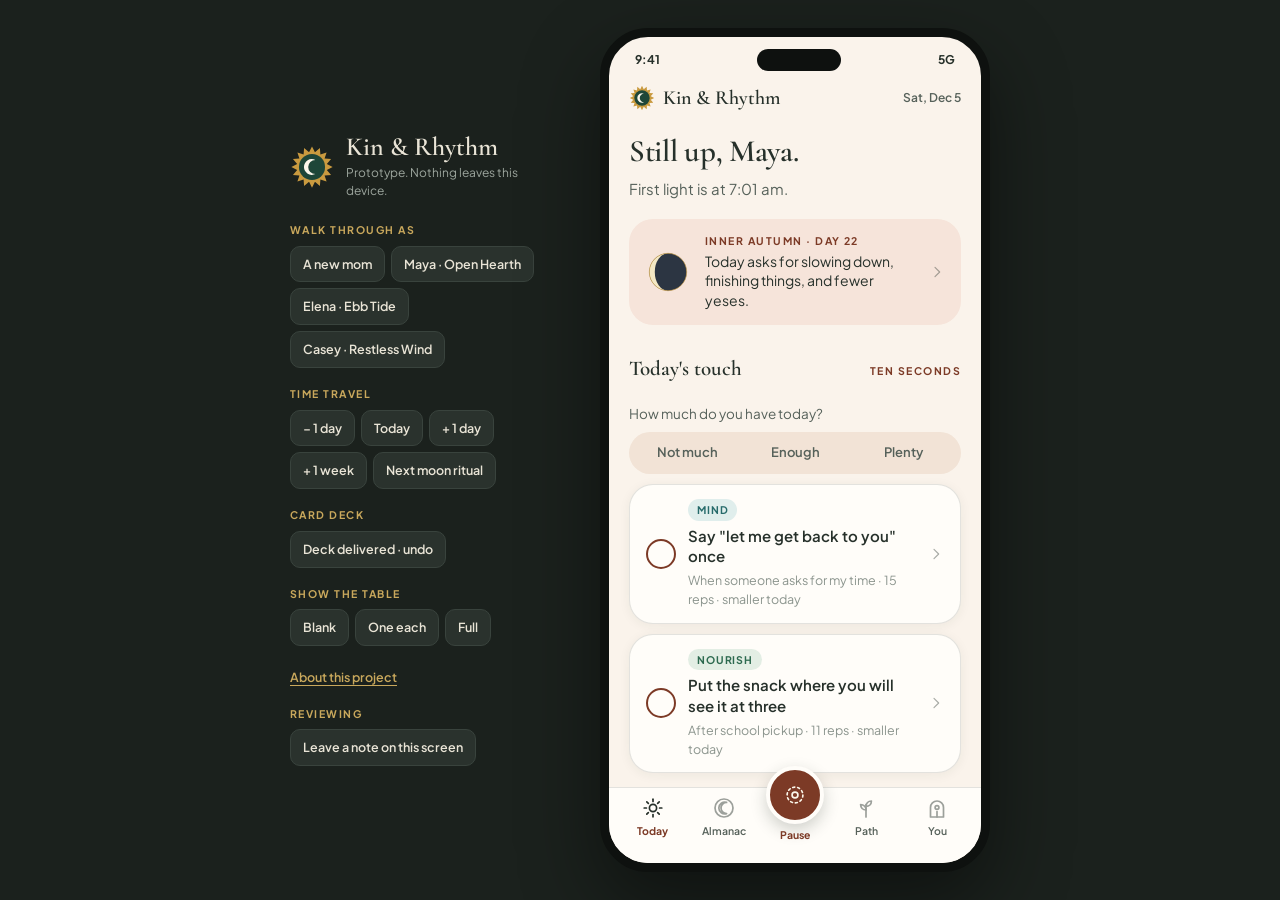
<file: app.html>
<!DOCTYPE html>
<html lang="en">
<head>
  <meta charset="UTF-8">
  <meta name="viewport" content="width=device-width, initial-scale=1, viewport-fit=cover">
  <meta name="theme-color" content="#1B211D">
  <meta name="robots" content="noindex, nofollow">
  <title>Kin &amp; Rhythm</title>
  <link rel="icon" href="assets/logo.svg">
  <link rel="preconnect" href="https://fonts.googleapis.com">
  <link rel="preconnect" href="https://fonts.gstatic.com" crossorigin>
  <link href="https://fonts.googleapis.com/css2?family=Cormorant+Garamond:ital,wght@0,500;0,600;0,700;1,500;1,600&family=Plus+Jakarta+Sans:wght@400;500;600;700&display=swap" rel="stylesheet">
  <link rel="stylesheet" href="style.css">
</head>
<body>

  <aside class="demo" id="demo">
    <div class="demo-head">
      <img src="assets/logo.svg" alt="" class="demo-logo">
      <div>
        <p class="demo-title">Kin &amp; Rhythm</p>
        <p class="demo-sub">Prototype. Nothing leaves this device.</p>
      </div>
      <button class="demo-toggle" data-act="demoToggle" aria-label="Show or hide demo controls">Demo</button>
    </div>
    <div class="demo-body">
      <p class="demo-label">Walk through as</p>
      <div class="demo-row">
        <button class="demo-btn" data-act="fresh">A new mom</button>
        <button class="demo-btn" data-act="persona" data-arg="maya">Maya · Open Hearth</button>
        <button class="demo-btn" data-act="persona" data-arg="elena">Elena · Ebb Tide</button>
        <button class="demo-btn" data-act="persona" data-arg="casey">Casey · Restless Wind</button>
      </div>
      <p class="demo-label">Time travel</p>
      <div class="demo-row">
        <button class="demo-btn" data-act="day" data-arg="-1">− 1 day</button>
        <button class="demo-btn" data-act="day" data-arg="0" id="demo-date">Today</button>
        <button class="demo-btn" data-act="day" data-arg="1">+ 1 day</button>
        <button class="demo-btn" data-act="day" data-arg="7">+ 1 week</button>
        <button class="demo-btn" data-act="toRitual">Next moon ritual</button>
      </div>
      <p class="demo-label">Card deck</p>
      <div class="demo-row">
        <button class="demo-btn" data-act="deckArrive" id="demo-deck">Deliver the deck</button>
      </div>
      <a class="demo-home" href="index.html">About this project</a>
    </div>
  </aside>

  <main class="phone unclaimed" id="phone">
    <div class="statusbar"><span>9:41</span><span class="island"></span><span>5G</span></div>
    <header class="top" id="top"></header>
    <div class="view" id="view"></div>
    <div class="foot" id="foot" hidden></div>
    <nav class="tabs" id="tabs" hidden></nav>
    <div class="sheet-wrap" id="sheet" hidden>
      <div class="sheet" id="sheet-body"></div>
    </div>
    <div class="toast" id="toast" hidden></div>
  </main>

  <div id="print"></div>

  <script src="data.js"></script>
  <script src="rhythm.js"></script>
  <script src="app.js"></script>
</body>
</html>
</file>
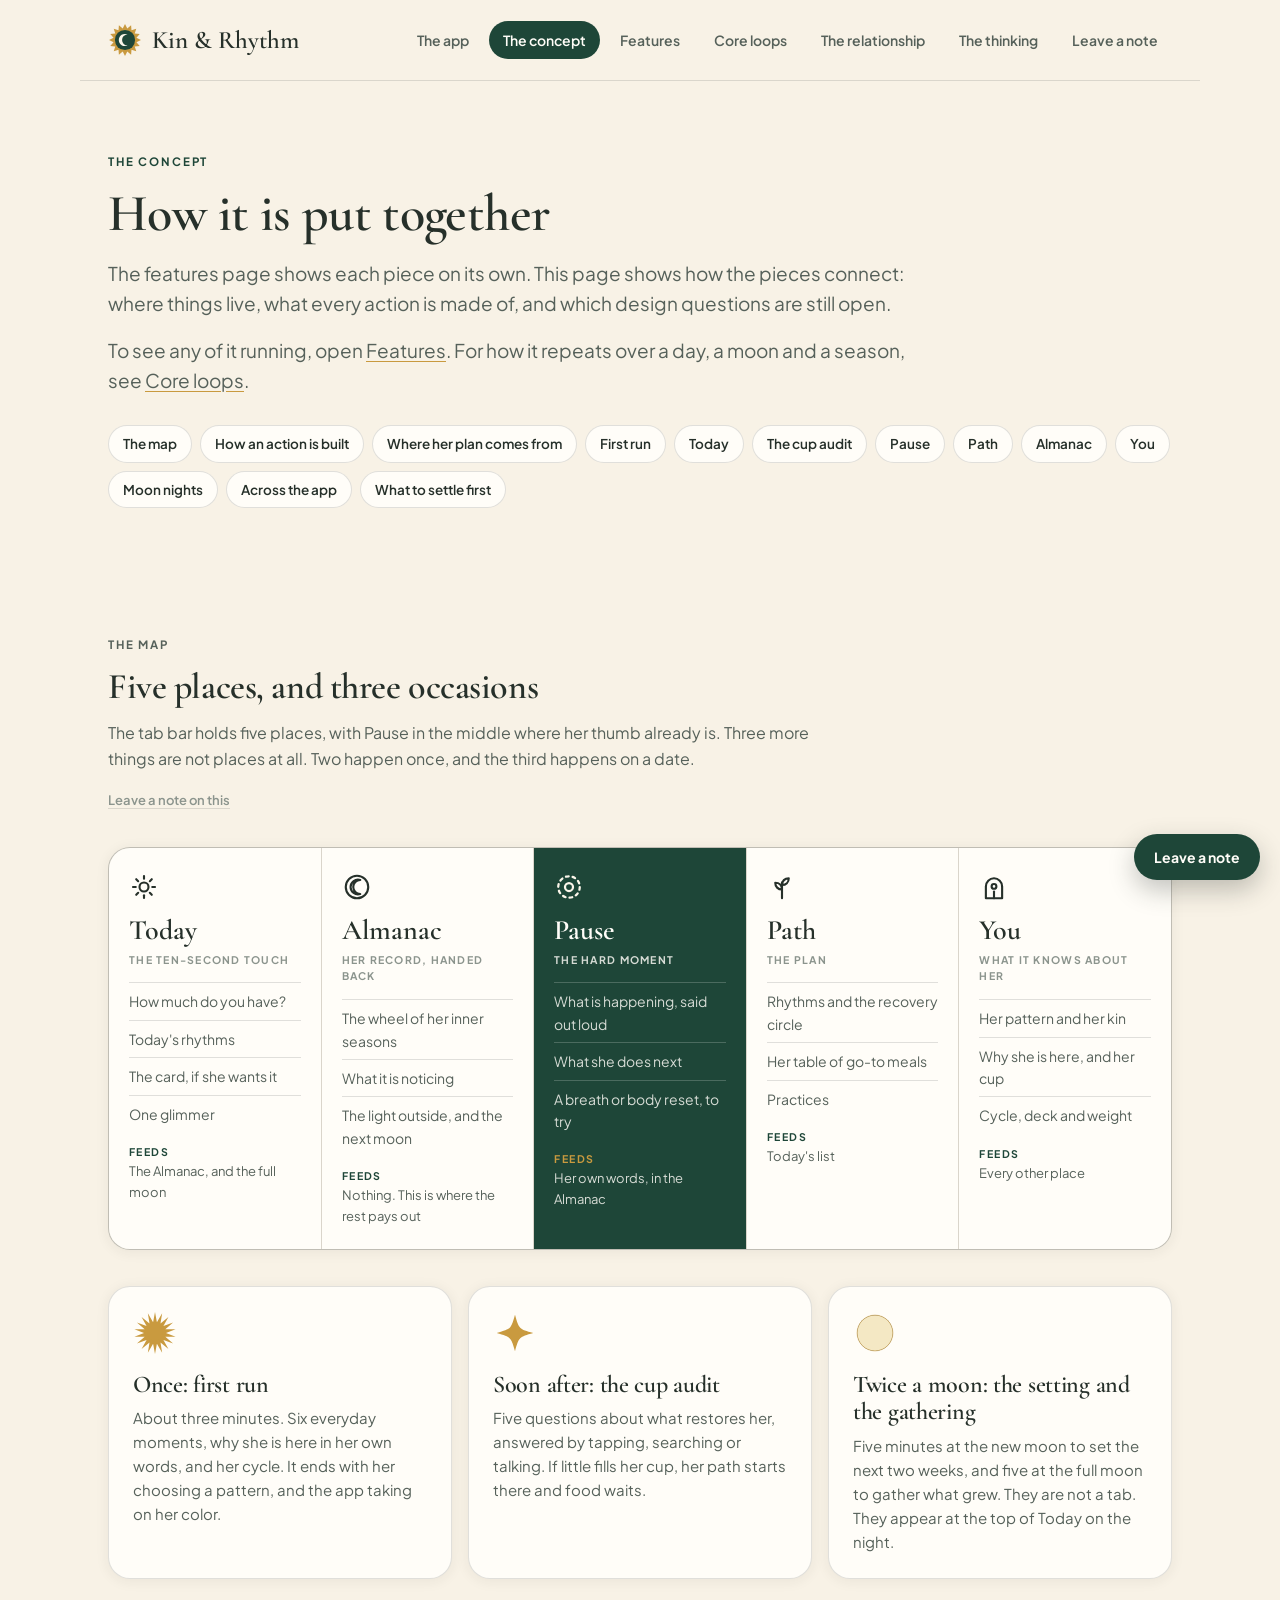
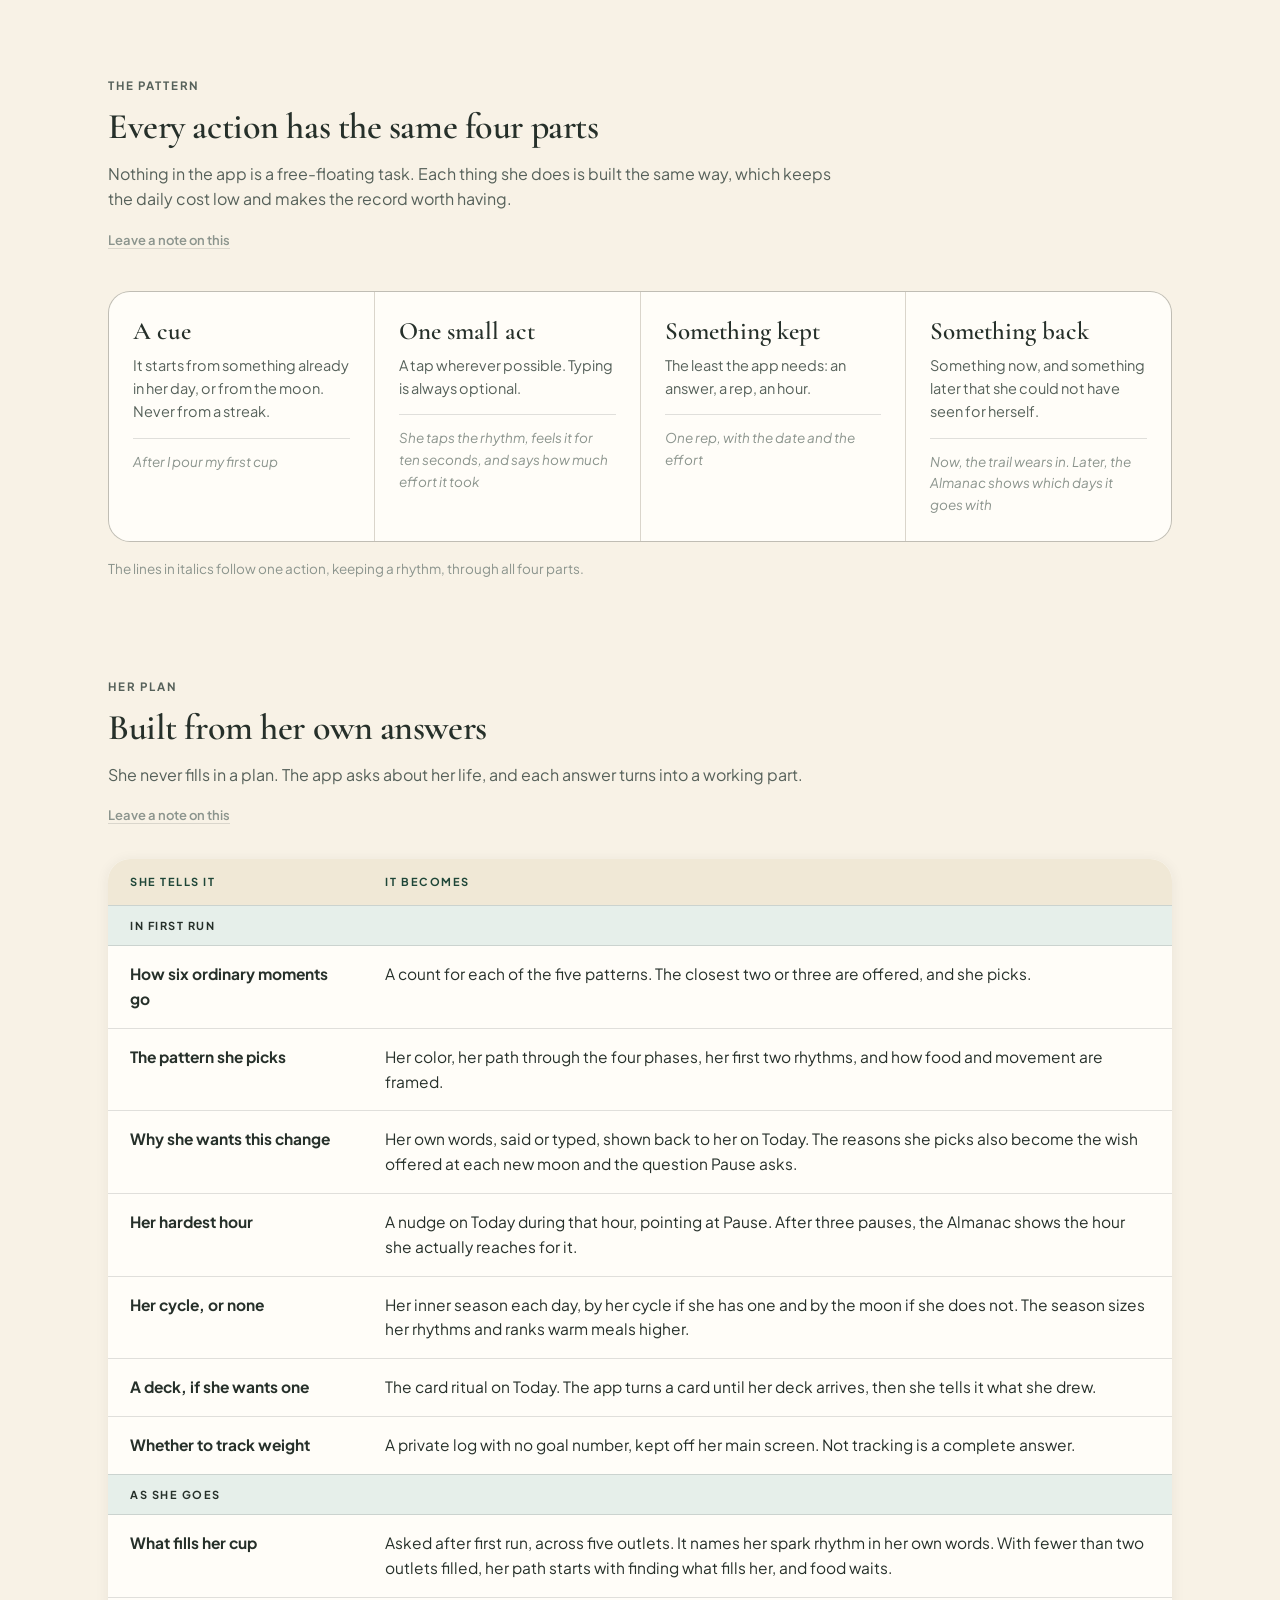
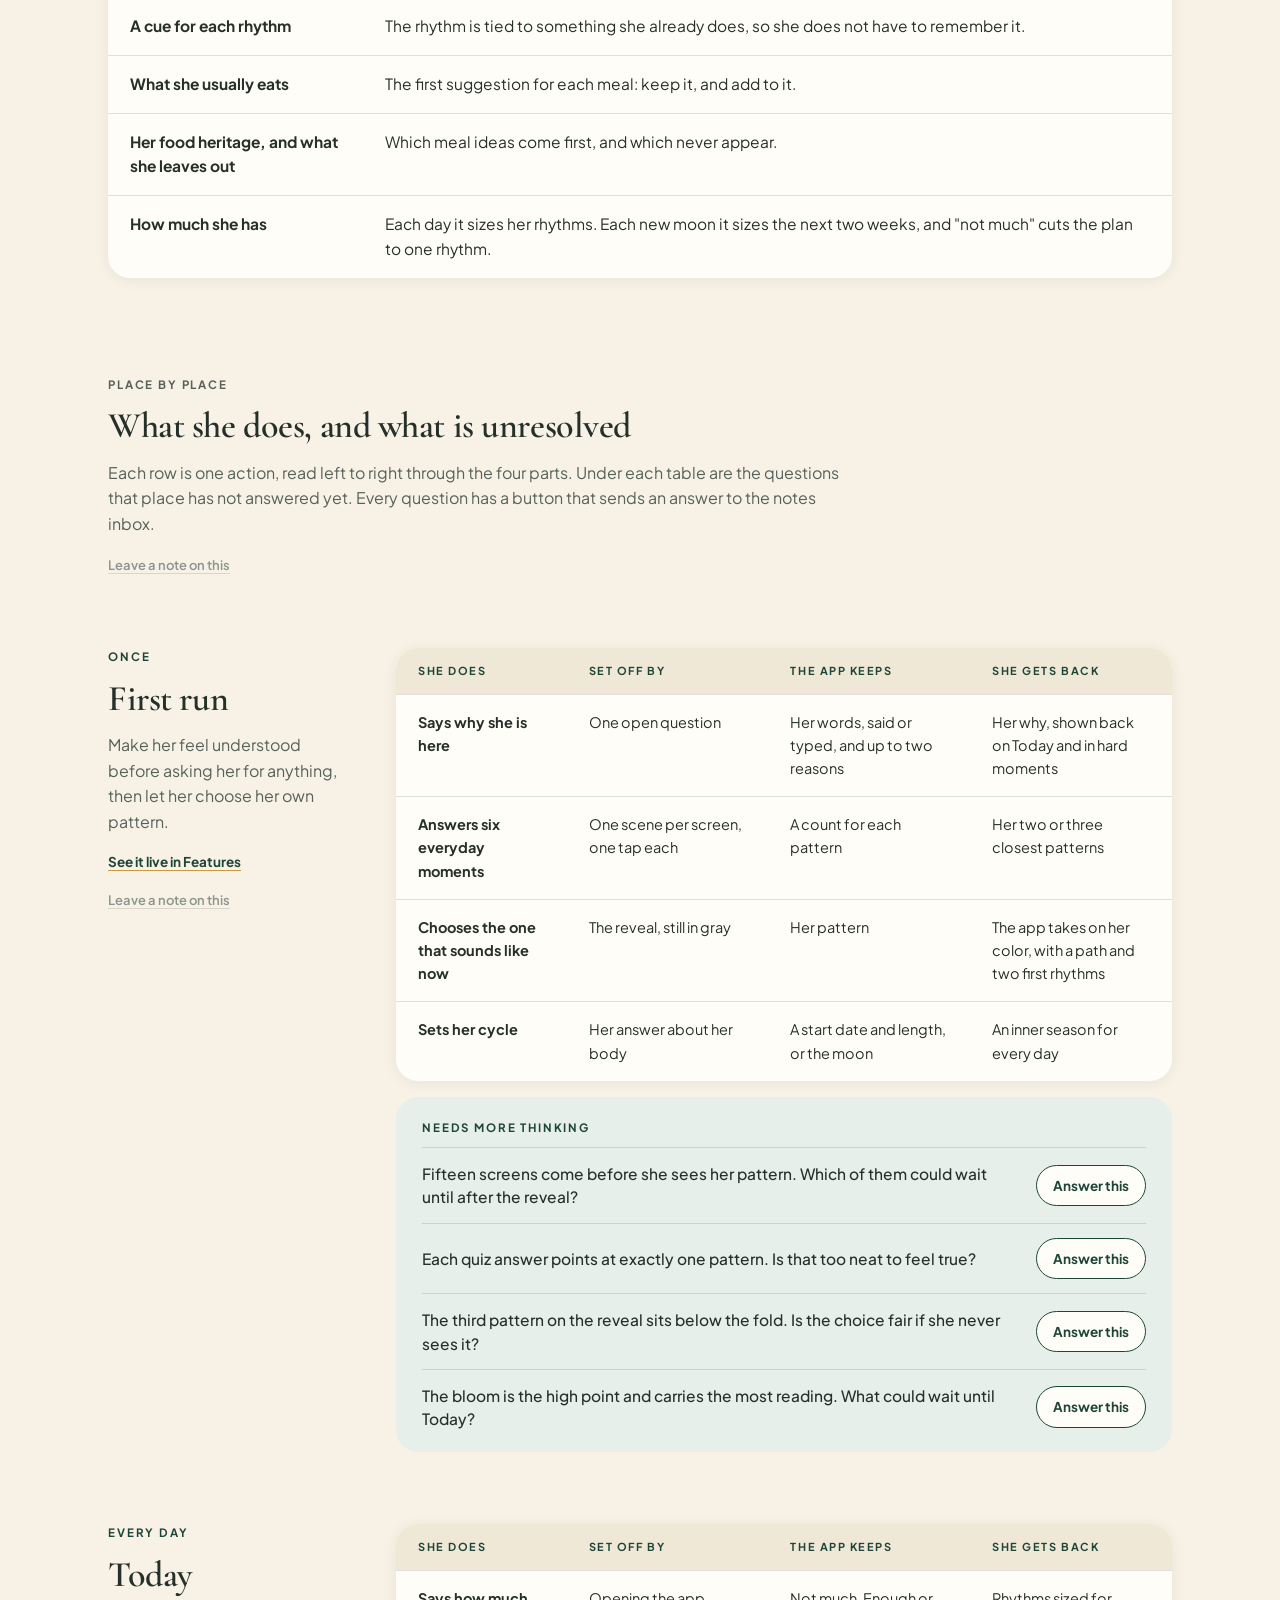
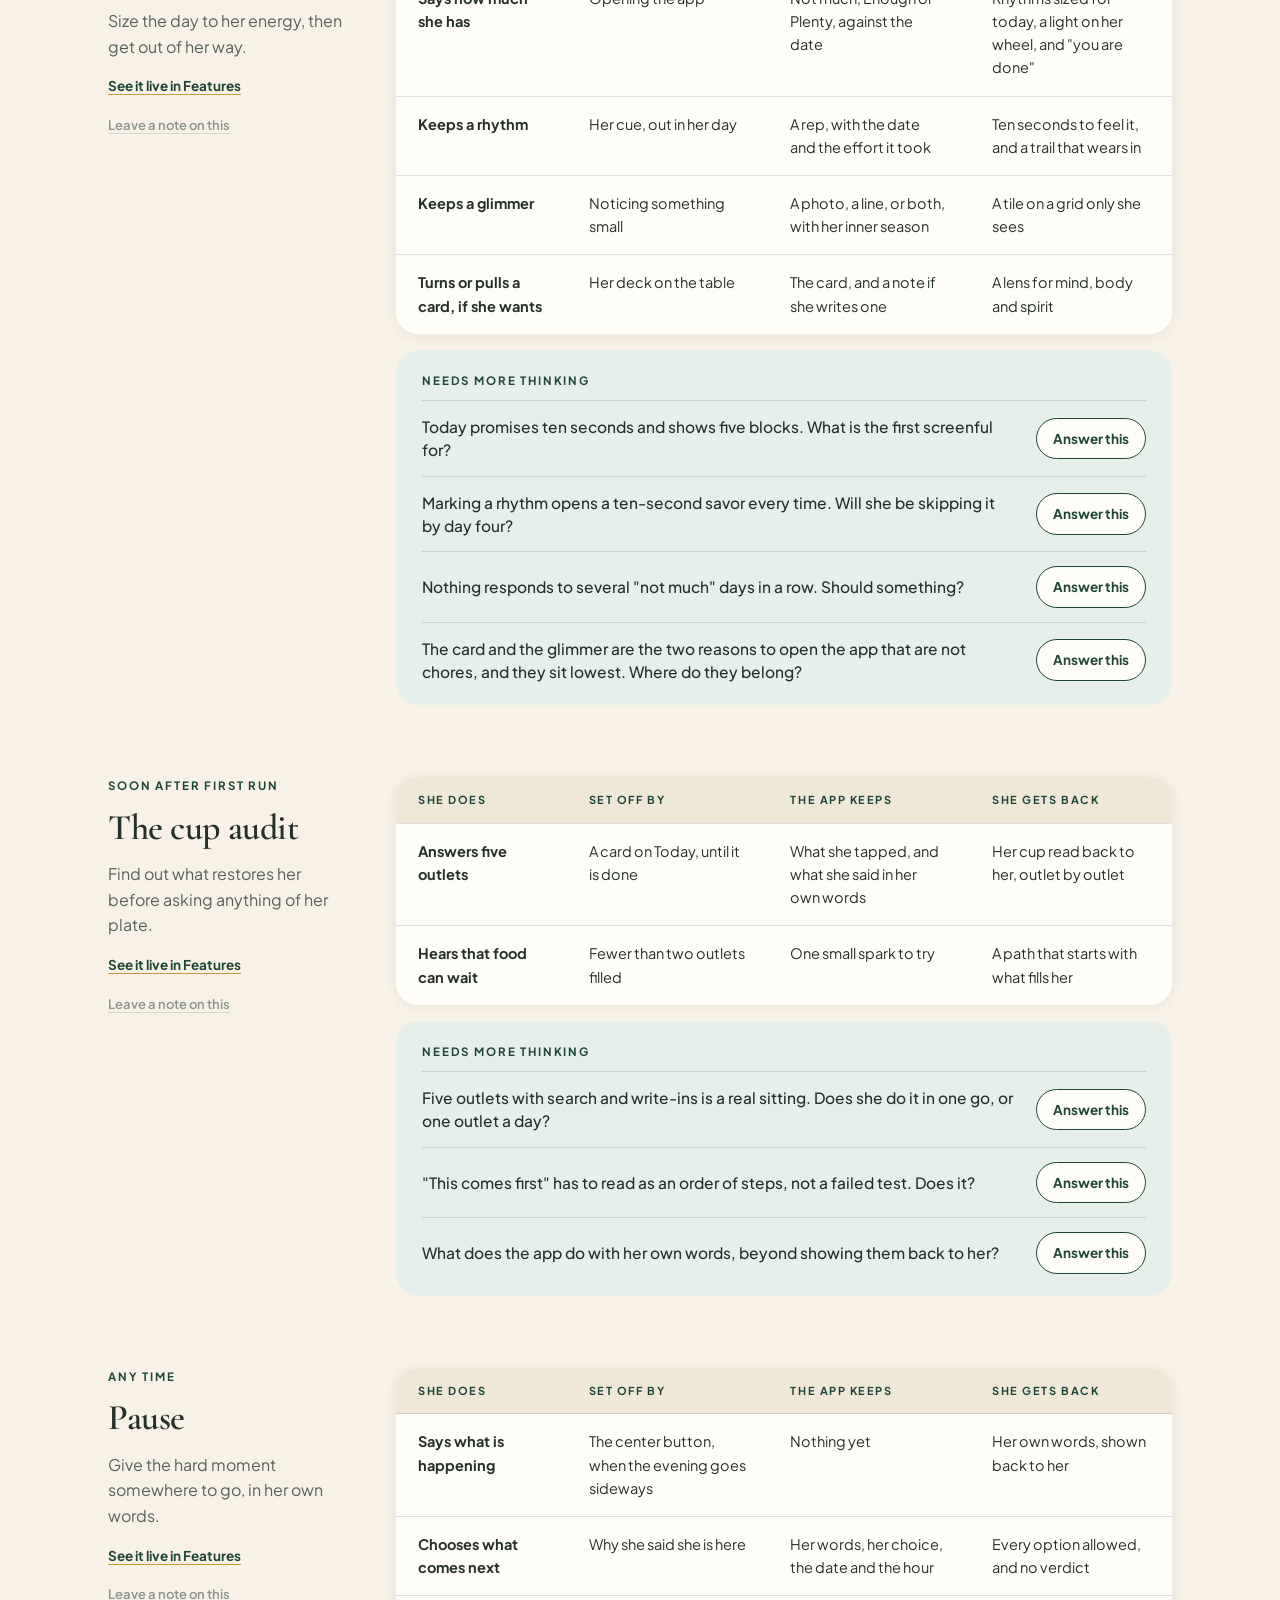
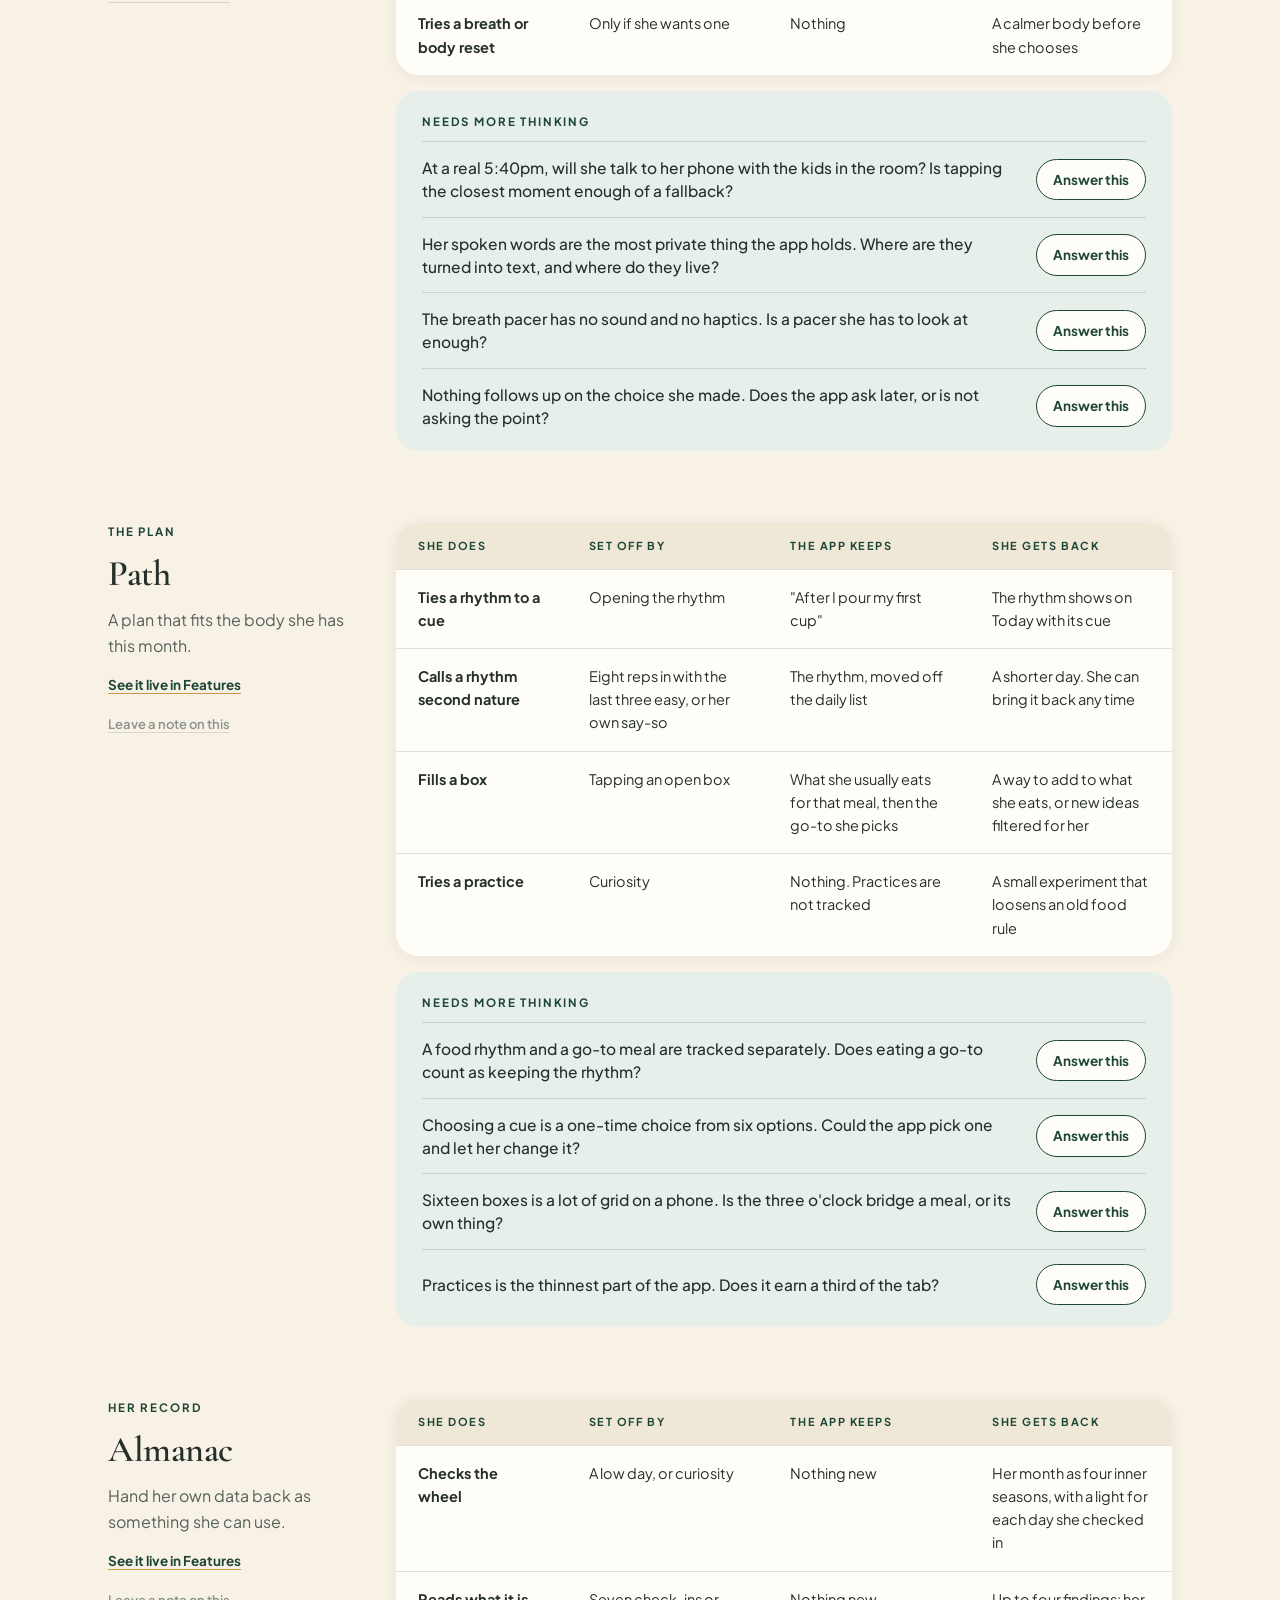
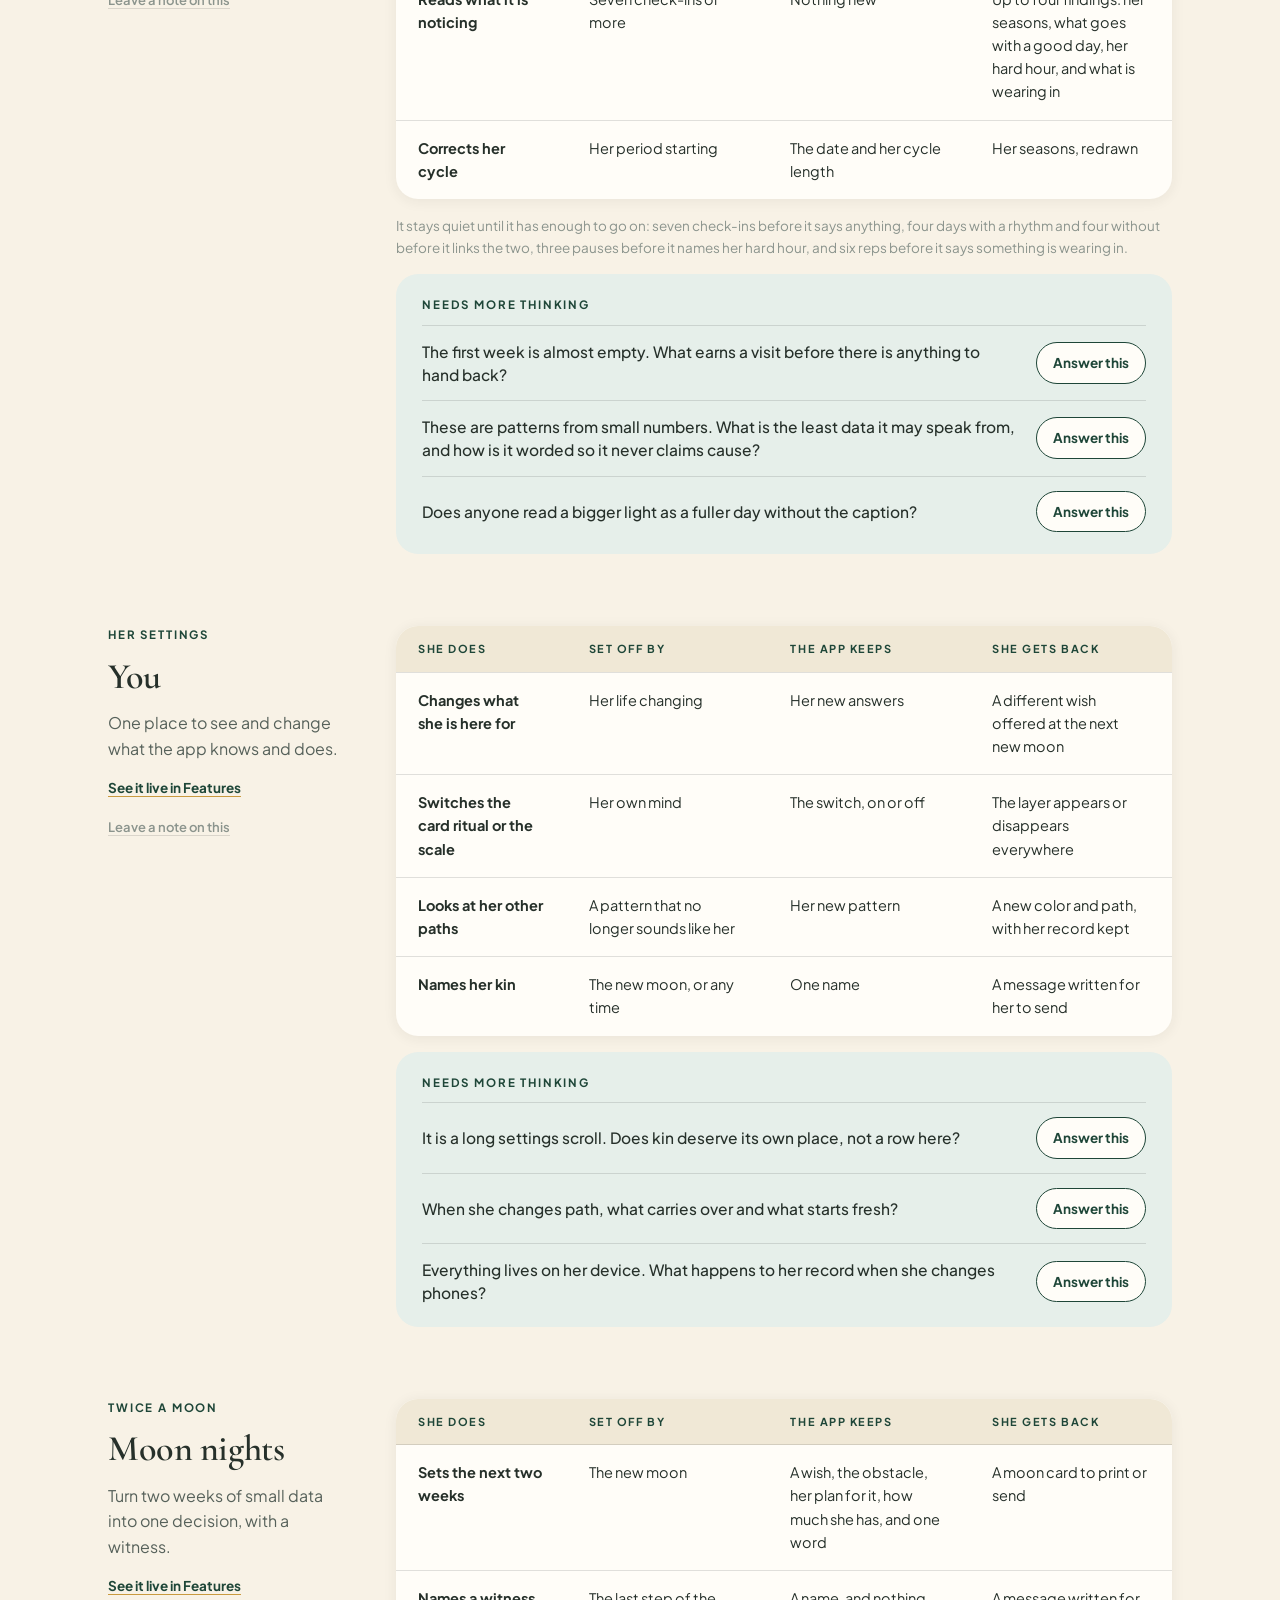
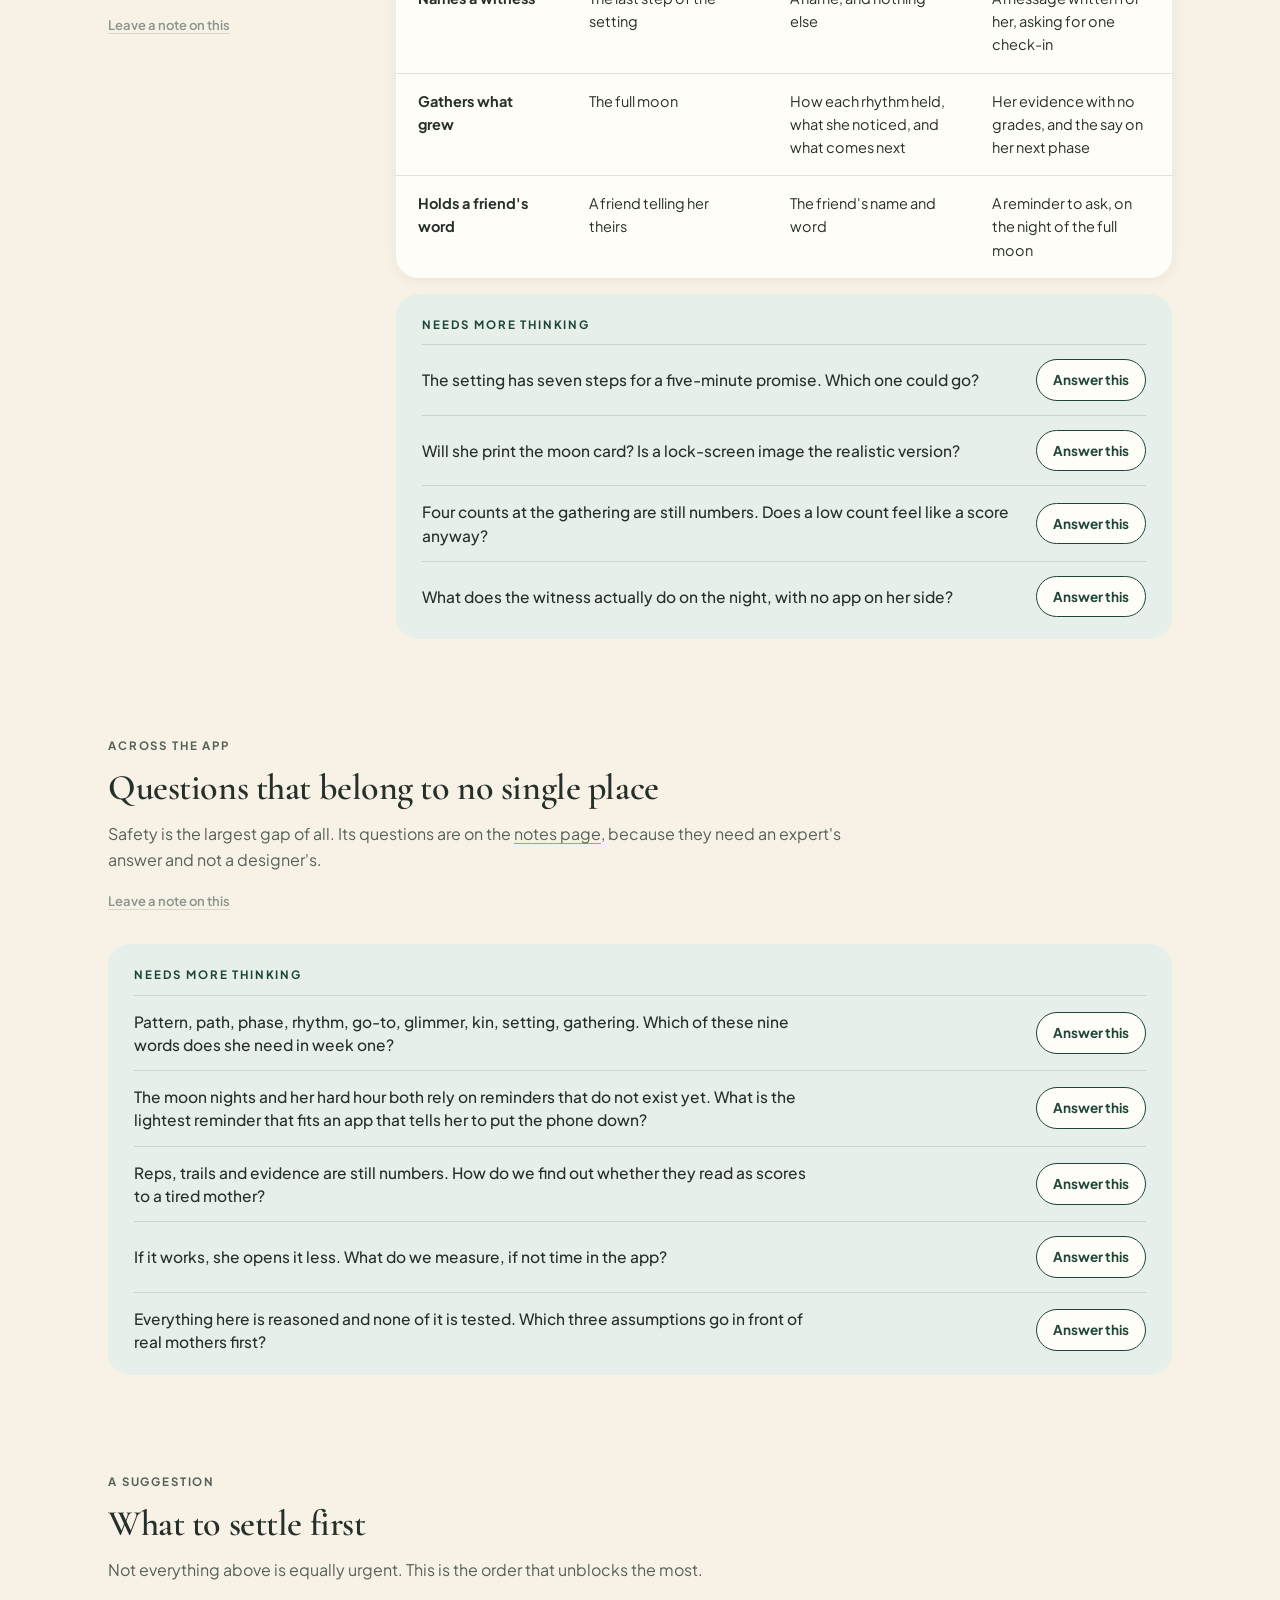
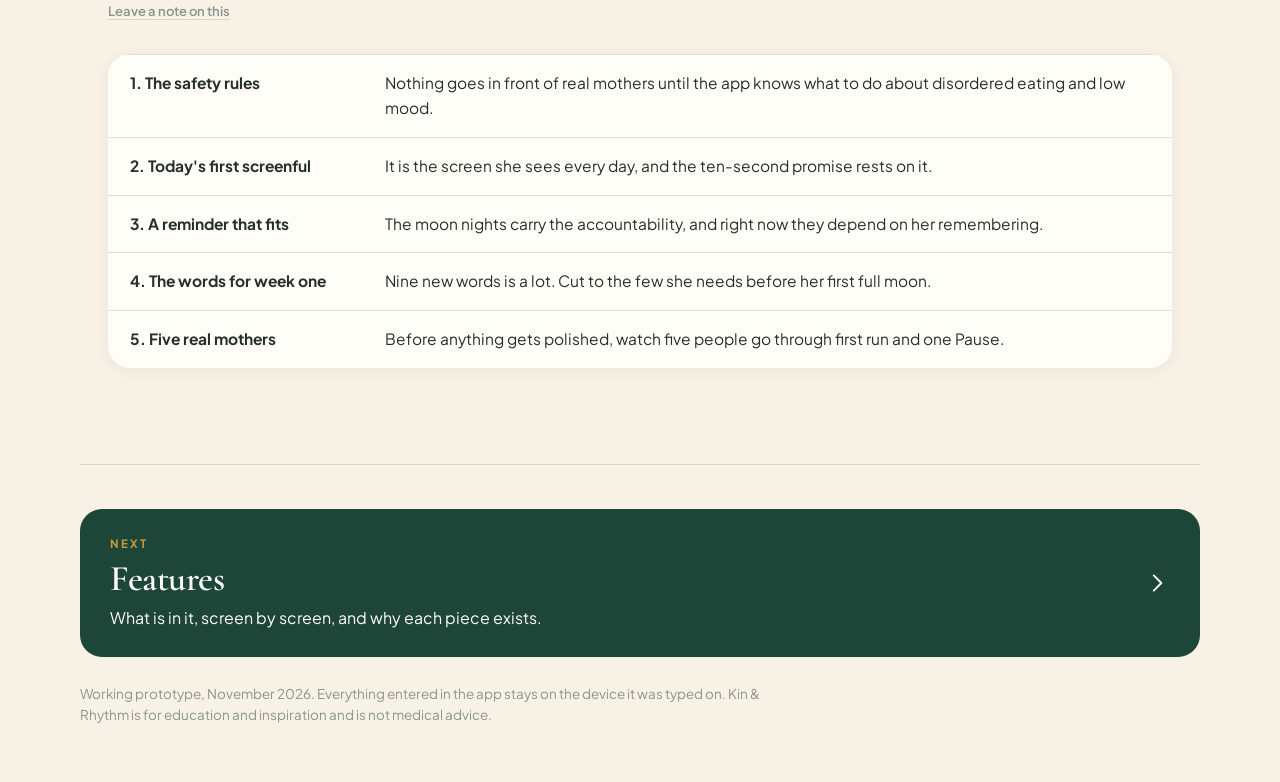
<file: concept.html>
<!DOCTYPE html>
<html lang="en">
<head>
  <meta charset="UTF-8">
  <meta name="viewport" content="width=device-width, initial-scale=1">
  <meta name="robots" content="noindex, nofollow">
  <title>The concept · Kin &amp; Rhythm</title>
  <link rel="icon" href="assets/logo.svg">
  <link rel="preconnect" href="https://fonts.googleapis.com">
  <link rel="preconnect" href="https://fonts.gstatic.com" crossorigin>
  <link href="https://fonts.googleapis.com/css2?family=Cormorant+Garamond:ital,wght@0,500;0,600;0,700;1,500;1,600&family=Plus+Jakarta+Sans:wght@400;500;600;700&display=swap" rel="stylesheet">
  <link rel="stylesheet" href="site/site.css">
</head>
<body>
  <header id="site-head"></header>
  <main>

    <div class="wrap">
      <div class="hero">
        <p class="eyebrow">The concept</p>
        <h1 class="display d2">How it is put together</h1>
        <p class="lede">The features page shows each piece on its own. This page shows how the pieces connect: where things live, what every action is made of, and which design questions are still open.</p>
        <p class="lede">To see any of it running, open <a href="features.html">Features</a>. For how it repeats over a day, a moon and a season, see <a href="loops.html">Core loops</a>.</p>
        <nav class="jump" aria-label="On this page"><a href="#map">The map</a><a href="#anatomy">How an action is built</a><a href="#plan">Where her plan comes from</a><a href="#first">First run</a><a href="#today">Today</a><a href="#audit">The cup audit</a><a href="#pause">Pause</a><a href="#path">Path</a><a href="#almanac">Almanac</a><a href="#you">You</a><a href="#moon">Moon nights</a><a href="#across">Across the app</a><a href="#order">What to settle first</a></nav>
      </div>

      <section id="map">
        <div class="section-head"><p class="eyebrow">The map</p><h2 class="display d3">Five places, and three occasions</h2>
          <p>The tab bar holds five places, with Pause in the middle where her thumb already is. Three more things are not places at all. Two happen once, and the third happens on a date.</p></div>
        <ol class="map"><li><img src="assets/icon-today.svg" alt=""><b>Today</b><i>The ten-second touch</i><ul class=""><li>How much do you have?</li><li>Today's rhythms</li><li>The card, if she wants it</li><li>One glimmer</li></ul><p><span>Feeds</span>The Almanac, and the full moon</p></li><li><img src="assets/icon-rhythm.svg" alt=""><b>Almanac</b><i>Her record, handed back</i><ul class=""><li>The wheel of her inner seasons</li><li>What it is noticing</li><li>The light outside, and the next moon</li></ul><p><span>Feeds</span>Nothing. This is where the rest pays out</p></li><li class="mid"><img src="assets/icon-pause.svg" alt=""><b>Pause</b><i>The hard moment</i><ul class=""><li>What is happening, said out loud</li><li>What she does next</li><li>A breath or body reset, to try</li></ul><p><span>Feeds</span>Her own words, in the Almanac</p></li><li><img src="assets/icon-plan.svg" alt=""><b>Path</b><i>The plan</i><ul class=""><li>Rhythms and the recovery circle</li><li>Her table of go-to meals</li><li>Practices</li></ul><p><span>Feeds</span>Today's list</p></li><li><img src="assets/icon-you.svg" alt=""><b>You</b><i>What it knows about her</i><ul class=""><li>Her pattern and her kin</li><li>Why she is here, and her cup</li><li>Cycle, deck and weight</li></ul><p><span>Feeds</span>Every other place</p></li></ol>
        <ul class="cards three"><li class="card"><img src="assets/sunburst.svg" alt=""><h3 class="display d4">Once: first run</h3><p>About three minutes. Six everyday moments, why she is here in her own words, and her cycle. It ends with her choosing a pattern, and the app taking on her color.</p></li><li class="card"><img src="assets/icon-spark.svg" alt=""><h3 class="display d4">Soon after: the cup audit</h3><p>Five questions about what restores her, answered by tapping, searching or talking. If little fills her cup, her path starts there and food waits.</p></li><li class="card"><img src="assets/moon-4.svg" alt=""><h3 class="display d4">Twice a moon: the setting and the gathering</h3><p>Five minutes at the new moon to set the next two weeks, and five at the full moon to gather what grew. They are not a tab. They appear at the top of Today on the night.</p></li></ul>
      </section>

      <section id="anatomy">
        <div class="section-head"><p class="eyebrow">The pattern</p><h2 class="display d3">Every action has the same four parts</h2>
          <p>Nothing in the app is a free-floating task. Each thing she does is built the same way, which keeps the daily cost low and makes the record worth having.</p></div>
        <ol class="minute"><li><b>A cue</b><span>It starts from something already in her day, or from the moon. Never from a streak.</span><em>After I pour my first cup</em></li><li><b>One small act</b><span>A tap wherever possible. Typing is always optional.</span><em>She taps the rhythm, feels it for ten seconds, and says how much effort it took</em></li><li><b>Something kept</b><span>The least the app needs: an answer, a rep, an hour.</span><em>One rep, with the date and the effort</em></li><li><b>Something back</b><span>Something now, and something later that she could not have seen for herself.</span><em>Now, the trail wears in. Later, the Almanac shows which days it goes with</em></li></ol>
        <p class="note pad">The lines in italics follow one action, keeping a rhythm, through all four parts.</p>
      </section>

      <section id="plan">
        <div class="section-head"><p class="eyebrow">Her plan</p><h2 class="display d3">Built from her own answers</h2>
          <p>She never fills in a plan. The app asks about her life, and each answer turns into a working part.</p></div>
        <table class="table plain"><thead><tr><th>She tells it</th><th>It becomes</th></tr></thead><tbody>
          <tr class="band"><td colspan="2">In first run</td></tr><tr><td>How six ordinary moments go</td><td>A count for each of the five patterns. The closest two or three are offered, and she picks.</td></tr><tr><td>The pattern she picks</td><td>Her color, her path through the four phases, her first two rhythms, and how food and movement are framed.</td></tr><tr><td>Why she wants this change</td><td>Her own words, said or typed, shown back to her on Today. The reasons she picks also become the wish offered at each new moon and the question Pause asks.</td></tr><tr><td>Her hardest hour</td><td>A nudge on Today during that hour, pointing at Pause. After three pauses, the Almanac shows the hour she actually reaches for it.</td></tr><tr><td>Her cycle, or none</td><td>Her inner season each day, by her cycle if she has one and by the moon if she does not. The season sizes her rhythms and ranks warm meals higher.</td></tr><tr><td>A deck, if she wants one</td><td>The card ritual on Today. The app turns a card until her deck arrives, then she tells it what she drew.</td></tr><tr><td>Whether to track weight</td><td>A private log with no goal number, kept off her main screen. Not tracking is a complete answer.</td></tr>
          <tr class="band"><td colspan="2">As she goes</td></tr><tr><td>What fills her cup</td><td>Asked after first run, across five outlets. It names her spark rhythm in her own words. With fewer than two outlets filled, her path starts with finding what fills her, and food waits.</td></tr><tr><td>A cue for each rhythm</td><td>The rhythm is tied to something she already does, so she does not have to remember it.</td></tr><tr><td>What she usually eats</td><td>The first suggestion for each meal: keep it, and add to it.</td></tr><tr><td>Her food heritage, and what she leaves out</td><td>Which meal ideas come first, and which never appear.</td></tr><tr><td>How much she has</td><td>Each day it sizes her rhythms. Each new moon it sizes the next two weeks, and "not much" cuts the plan to one rhythm.</td></tr></tbody></table>
      </section>

      <section id="places">
        <div class="section-head"><p class="eyebrow">Place by place</p><h2 class="display d3">What she does, and what is unresolved</h2>
          <p>Each row is one action, read left to right through the four parts. Under each table are the questions that place has not answered yet. Every question has a button that sends an answer to the notes inbox.</p></div>
      </section>
      <article class="part" id="first">
        <div class="part-head"><p class="eyebrow">Once</p><h2 class="display d3">First run</h2><p>Make her feel understood before asking her for anything, then let her choose her own pattern.</p><a class="see" href="features.html#pattern">See it live in Features</a></div>
        <div class="part-body"><table class="table plain actions"><thead><tr><th>She does</th><th>Set off by</th><th>The app keeps</th><th>She gets back</th></tr></thead><tbody><tr><td data-l="She does">Says why she is here</td><td data-l="Set off by">One open question</td><td data-l="The app keeps">Her words, said or typed, and up to two reasons</td><td data-l="She gets back">Her why, shown back on Today and in hard moments</td></tr><tr><td data-l="She does">Answers six everyday moments</td><td data-l="Set off by">One scene per screen, one tap each</td><td data-l="The app keeps">A count for each pattern</td><td data-l="She gets back">Her two or three closest patterns</td></tr><tr><td data-l="She does">Chooses the one that sounds like now</td><td data-l="Set off by">The reveal, still in gray</td><td data-l="The app keeps">Her pattern</td><td data-l="She gets back">The app takes on her color, with a path and two first rhythms</td></tr><tr><td data-l="She does">Sets her cycle</td><td data-l="Set off by">Her answer about her body</td><td data-l="The app keeps">A start date and length, or the moon</td><td data-l="She gets back">An inner season for every day</td></tr></tbody></table><div class="open"><p class="eyebrow">Needs more thinking</p><ul class="questions"><li><p>Fifteen screens come before she sees her pattern. Which of them could wait until after the reveal?</p><a data-question="Fifteen screens come before she sees her pattern. Which of them could wait until after the reveal?" target="_blank" rel="noopener">Answer this</a></li><li><p>Each quiz answer points at exactly one pattern. Is that too neat to feel true?</p><a data-question="Each quiz answer points at exactly one pattern. Is that too neat to feel true?" target="_blank" rel="noopener">Answer this</a></li><li><p>The third pattern on the reveal sits below the fold. Is the choice fair if she never sees it?</p><a data-question="The third pattern on the reveal sits below the fold. Is the choice fair if she never sees it?" target="_blank" rel="noopener">Answer this</a></li><li><p>The bloom is the high point and carries the most reading. What could wait until Today?</p><a data-question="The bloom is the high point and carries the most reading. What could wait until Today?" target="_blank" rel="noopener">Answer this</a></li></ul></div></div>
      </article>
      <article class="part" id="today">
        <div class="part-head"><p class="eyebrow">Every day</p><h2 class="display d3">Today</h2><p>Size the day to her energy, then get out of her way.</p><a class="see" href="features.html#today">See it live in Features</a></div>
        <div class="part-body"><table class="table plain actions"><thead><tr><th>She does</th><th>Set off by</th><th>The app keeps</th><th>She gets back</th></tr></thead><tbody><tr><td data-l="She does">Says how much she has</td><td data-l="Set off by">Opening the app</td><td data-l="The app keeps">Not much, Enough or Plenty, against the date</td><td data-l="She gets back">Rhythms sized for today, a light on her wheel, and "you are done"</td></tr><tr><td data-l="She does">Keeps a rhythm</td><td data-l="Set off by">Her cue, out in her day</td><td data-l="The app keeps">A rep, with the date and the effort it took</td><td data-l="She gets back">Ten seconds to feel it, and a trail that wears in</td></tr><tr><td data-l="She does">Keeps a glimmer</td><td data-l="Set off by">Noticing something small</td><td data-l="The app keeps">A photo, a line, or both, with her inner season</td><td data-l="She gets back">A tile on a grid only she sees</td></tr><tr><td data-l="She does">Turns or pulls a card, if she wants</td><td data-l="Set off by">Her deck on the table</td><td data-l="The app keeps">The card, and a note if she writes one</td><td data-l="She gets back">A lens for mind, body and spirit</td></tr></tbody></table><div class="open"><p class="eyebrow">Needs more thinking</p><ul class="questions"><li><p>Today promises ten seconds and shows five blocks. What is the first screenful for?</p><a data-question="Today promises ten seconds and shows five blocks. What is the first screenful for?" target="_blank" rel="noopener">Answer this</a></li><li><p>Marking a rhythm opens a ten-second savor every time. Will she be skipping it by day four?</p><a data-question="Marking a rhythm opens a ten-second savor every time. Will she be skipping it by day four?" target="_blank" rel="noopener">Answer this</a></li><li><p>Nothing responds to several "not much" days in a row. Should something?</p><a data-question="Nothing responds to several &quot;not much&quot; days in a row. Should something?" target="_blank" rel="noopener">Answer this</a></li><li><p>The card and the glimmer are the two reasons to open the app that are not chores, and they sit lowest. Where do they belong?</p><a data-question="The card and the glimmer are the two reasons to open the app that are not chores, and they sit lowest. Where do they belong?" target="_blank" rel="noopener">Answer this</a></li></ul></div></div>
      </article>
      <article class="part" id="audit">
        <div class="part-head"><p class="eyebrow">Soon after first run</p><h2 class="display d3">The cup audit</h2><p>Find out what restores her before asking anything of her plate.</p><a class="see" href="features.html#audit">See it live in Features</a></div>
        <div class="part-body"><table class="table plain actions"><thead><tr><th>She does</th><th>Set off by</th><th>The app keeps</th><th>She gets back</th></tr></thead><tbody><tr><td data-l="She does">Answers five outlets</td><td data-l="Set off by">A card on Today, until it is done</td><td data-l="The app keeps">What she tapped, and what she said in her own words</td><td data-l="She gets back">Her cup read back to her, outlet by outlet</td></tr><tr><td data-l="She does">Hears that food can wait</td><td data-l="Set off by">Fewer than two outlets filled</td><td data-l="The app keeps">One small spark to try</td><td data-l="She gets back">A path that starts with what fills her</td></tr></tbody></table><div class="open"><p class="eyebrow">Needs more thinking</p><ul class="questions"><li><p>Five outlets with search and write-ins is a real sitting. Does she do it in one go, or one outlet a day?</p><a data-question="Five outlets with search and write-ins is a real sitting. Does she do it in one go, or one outlet a day?" target="_blank" rel="noopener">Answer this</a></li><li><p>"This comes first" has to read as an order of steps, not a failed test. Does it?</p><a data-question="&quot;This comes first&quot; has to read as an order of steps, not a failed test. Does it?" target="_blank" rel="noopener">Answer this</a></li><li><p>What does the app do with her own words, beyond showing them back to her?</p><a data-question="What does the app do with her own words, beyond showing them back to her?" target="_blank" rel="noopener">Answer this</a></li></ul></div></div>
      </article>
      <article class="part" id="pause">
        <div class="part-head"><p class="eyebrow">Any time</p><h2 class="display d3">Pause</h2><p>Give the hard moment somewhere to go, in her own words.</p><a class="see" href="features.html#pause">See it live in Features</a></div>
        <div class="part-body"><table class="table plain actions"><thead><tr><th>She does</th><th>Set off by</th><th>The app keeps</th><th>She gets back</th></tr></thead><tbody><tr><td data-l="She does">Says what is happening</td><td data-l="Set off by">The center button, when the evening goes sideways</td><td data-l="The app keeps">Nothing yet</td><td data-l="She gets back">Her own words, shown back to her</td></tr><tr><td data-l="She does">Chooses what comes next</td><td data-l="Set off by">Why she said she is here</td><td data-l="The app keeps">Her words, her choice, the date and the hour</td><td data-l="She gets back">Every option allowed, and no verdict</td></tr><tr><td data-l="She does">Tries a breath or body reset</td><td data-l="Set off by">Only if she wants one</td><td data-l="The app keeps">Nothing</td><td data-l="She gets back">A calmer body before she chooses</td></tr></tbody></table><div class="open"><p class="eyebrow">Needs more thinking</p><ul class="questions"><li><p>At a real 5:40pm, will she talk to her phone with the kids in the room? Is tapping the closest moment enough of a fallback?</p><a data-question="At a real 5:40pm, will she talk to her phone with the kids in the room? Is tapping the closest moment enough of a fallback?" target="_blank" rel="noopener">Answer this</a></li><li><p>Her spoken words are the most private thing the app holds. Where are they turned into text, and where do they live?</p><a data-question="Her spoken words are the most private thing the app holds. Where are they turned into text, and where do they live?" target="_blank" rel="noopener">Answer this</a></li><li><p>The breath pacer has no sound and no haptics. Is a pacer she has to look at enough?</p><a data-question="The breath pacer has no sound and no haptics. Is a pacer she has to look at enough?" target="_blank" rel="noopener">Answer this</a></li><li><p>Nothing follows up on the choice she made. Does the app ask later, or is not asking the point?</p><a data-question="Nothing follows up on the choice she made. Does the app ask later, or is not asking the point?" target="_blank" rel="noopener">Answer this</a></li></ul></div></div>
      </article>
      <article class="part" id="path">
        <div class="part-head"><p class="eyebrow">The plan</p><h2 class="display d3">Path</h2><p>A plan that fits the body she has this month.</p><a class="see" href="features.html#path">See it live in Features</a></div>
        <div class="part-body"><table class="table plain actions"><thead><tr><th>She does</th><th>Set off by</th><th>The app keeps</th><th>She gets back</th></tr></thead><tbody><tr><td data-l="She does">Ties a rhythm to a cue</td><td data-l="Set off by">Opening the rhythm</td><td data-l="The app keeps">"After I pour my first cup"</td><td data-l="She gets back">The rhythm shows on Today with its cue</td></tr><tr><td data-l="She does">Calls a rhythm second nature</td><td data-l="Set off by">Eight reps in with the last three easy, or her own say-so</td><td data-l="The app keeps">The rhythm, moved off the daily list</td><td data-l="She gets back">A shorter day. She can bring it back any time</td></tr><tr><td data-l="She does">Fills a box</td><td data-l="Set off by">Tapping an open box</td><td data-l="The app keeps">What she usually eats for that meal, then the go-to she picks</td><td data-l="She gets back">A way to add to what she eats, or new ideas filtered for her</td></tr><tr><td data-l="She does">Tries a practice</td><td data-l="Set off by">Curiosity</td><td data-l="The app keeps">Nothing. Practices are not tracked</td><td data-l="She gets back">A small experiment that loosens an old food rule</td></tr></tbody></table><div class="open"><p class="eyebrow">Needs more thinking</p><ul class="questions"><li><p>A food rhythm and a go-to meal are tracked separately. Does eating a go-to count as keeping the rhythm?</p><a data-question="A food rhythm and a go-to meal are tracked separately. Does eating a go-to count as keeping the rhythm?" target="_blank" rel="noopener">Answer this</a></li><li><p>Choosing a cue is a one-time choice from six options. Could the app pick one and let her change it?</p><a data-question="Choosing a cue is a one-time choice from six options. Could the app pick one and let her change it?" target="_blank" rel="noopener">Answer this</a></li><li><p>Sixteen boxes is a lot of grid on a phone. Is the three o'clock bridge a meal, or its own thing?</p><a data-question="Sixteen boxes is a lot of grid on a phone. Is the three o'clock bridge a meal, or its own thing?" target="_blank" rel="noopener">Answer this</a></li><li><p>Practices is the thinnest part of the app. Does it earn a third of the tab?</p><a data-question="Practices is the thinnest part of the app. Does it earn a third of the tab?" target="_blank" rel="noopener">Answer this</a></li></ul></div></div>
      </article>
      <article class="part" id="almanac">
        <div class="part-head"><p class="eyebrow">Her record</p><h2 class="display d3">Almanac</h2><p>Hand her own data back as something she can use.</p><a class="see" href="features.html#almanac">See it live in Features</a></div>
        <div class="part-body"><table class="table plain actions"><thead><tr><th>She does</th><th>Set off by</th><th>The app keeps</th><th>She gets back</th></tr></thead><tbody><tr><td data-l="She does">Checks the wheel</td><td data-l="Set off by">A low day, or curiosity</td><td data-l="The app keeps">Nothing new</td><td data-l="She gets back">Her month as four inner seasons, with a light for each day she checked in</td></tr><tr><td data-l="She does">Reads what it is noticing</td><td data-l="Set off by">Seven check-ins or more</td><td data-l="The app keeps">Nothing new</td><td data-l="She gets back">Up to four findings: her seasons, what goes with a good day, her hard hour, and what is wearing in</td></tr><tr><td data-l="She does">Corrects her cycle</td><td data-l="Set off by">Her period starting</td><td data-l="The app keeps">The date and her cycle length</td><td data-l="She gets back">Her seasons, redrawn</td></tr></tbody></table><p class="note pad">It stays quiet until it has enough to go on: seven check-ins before it says anything, four days with a rhythm and four without before it links the two, three pauses before it names her hard hour, and six reps before it says something is wearing in.</p><div class="open"><p class="eyebrow">Needs more thinking</p><ul class="questions"><li><p>The first week is almost empty. What earns a visit before there is anything to hand back?</p><a data-question="The first week is almost empty. What earns a visit before there is anything to hand back?" target="_blank" rel="noopener">Answer this</a></li><li><p>These are patterns from small numbers. What is the least data it may speak from, and how is it worded so it never claims cause?</p><a data-question="These are patterns from small numbers. What is the least data it may speak from, and how is it worded so it never claims cause?" target="_blank" rel="noopener">Answer this</a></li><li><p>Does anyone read a bigger light as a fuller day without the caption?</p><a data-question="Does anyone read a bigger light as a fuller day without the caption?" target="_blank" rel="noopener">Answer this</a></li></ul></div></div>
      </article>
      <article class="part" id="you">
        <div class="part-head"><p class="eyebrow">Her settings</p><h2 class="display d3">You</h2><p>One place to see and change what the app knows and does.</p><a class="see" href="features.html#optional">See it live in Features</a></div>
        <div class="part-body"><table class="table plain actions"><thead><tr><th>She does</th><th>Set off by</th><th>The app keeps</th><th>She gets back</th></tr></thead><tbody><tr><td data-l="She does">Changes what she is here for</td><td data-l="Set off by">Her life changing</td><td data-l="The app keeps">Her new answers</td><td data-l="She gets back">A different wish offered at the next new moon</td></tr><tr><td data-l="She does">Switches the card ritual or the scale</td><td data-l="Set off by">Her own mind</td><td data-l="The app keeps">The switch, on or off</td><td data-l="She gets back">The layer appears or disappears everywhere</td></tr><tr><td data-l="She does">Looks at her other paths</td><td data-l="Set off by">A pattern that no longer sounds like her</td><td data-l="The app keeps">Her new pattern</td><td data-l="She gets back">A new color and path, with her record kept</td></tr><tr><td data-l="She does">Names her kin</td><td data-l="Set off by">The new moon, or any time</td><td data-l="The app keeps">One name</td><td data-l="She gets back">A message written for her to send</td></tr></tbody></table><div class="open"><p class="eyebrow">Needs more thinking</p><ul class="questions"><li><p>It is a long settings scroll. Does kin deserve its own place, not a row here?</p><a data-question="It is a long settings scroll. Does kin deserve its own place, not a row here?" target="_blank" rel="noopener">Answer this</a></li><li><p>When she changes path, what carries over and what starts fresh?</p><a data-question="When she changes path, what carries over and what starts fresh?" target="_blank" rel="noopener">Answer this</a></li><li><p>Everything lives on her device. What happens to her record when she changes phones?</p><a data-question="Everything lives on her device. What happens to her record when she changes phones?" target="_blank" rel="noopener">Answer this</a></li></ul></div></div>
      </article>
      <article class="part" id="moon">
        <div class="part-head"><p class="eyebrow">Twice a moon</p><h2 class="display d3">Moon nights</h2><p>Turn two weeks of small data into one decision, with a witness.</p><a class="see" href="features.html#moon">See it live in Features</a></div>
        <div class="part-body"><table class="table plain actions"><thead><tr><th>She does</th><th>Set off by</th><th>The app keeps</th><th>She gets back</th></tr></thead><tbody><tr><td data-l="She does">Sets the next two weeks</td><td data-l="Set off by">The new moon</td><td data-l="The app keeps">A wish, the obstacle, her plan for it, how much she has, and one word</td><td data-l="She gets back">A moon card to print or send</td></tr><tr><td data-l="She does">Names a witness</td><td data-l="Set off by">The last step of the setting</td><td data-l="The app keeps">A name, and nothing else</td><td data-l="She gets back">A message written for her, asking for one check-in</td></tr><tr><td data-l="She does">Gathers what grew</td><td data-l="Set off by">The full moon</td><td data-l="The app keeps">How each rhythm held, what she noticed, and what comes next</td><td data-l="She gets back">Her evidence with no grades, and the say on her next phase</td></tr><tr><td data-l="She does">Holds a friend's word</td><td data-l="Set off by">A friend telling her theirs</td><td data-l="The app keeps">The friend's name and word</td><td data-l="She gets back">A reminder to ask, on the night of the full moon</td></tr></tbody></table><div class="open"><p class="eyebrow">Needs more thinking</p><ul class="questions"><li><p>The setting has seven steps for a five-minute promise. Which one could go?</p><a data-question="The setting has seven steps for a five-minute promise. Which one could go?" target="_blank" rel="noopener">Answer this</a></li><li><p>Will she print the moon card? Is a lock-screen image the realistic version?</p><a data-question="Will she print the moon card? Is a lock-screen image the realistic version?" target="_blank" rel="noopener">Answer this</a></li><li><p>Four counts at the gathering are still numbers. Does a low count feel like a score anyway?</p><a data-question="Four counts at the gathering are still numbers. Does a low count feel like a score anyway?" target="_blank" rel="noopener">Answer this</a></li><li><p>What does the witness actually do on the night, with no app on her side?</p><a data-question="What does the witness actually do on the night, with no app on her side?" target="_blank" rel="noopener">Answer this</a></li></ul></div></div>
      </article>

      <section id="across">
        <div class="section-head"><p class="eyebrow">Across the app</p><h2 class="display d3">Questions that belong to no single place</h2>
          <p>Safety is the largest gap of all. Its questions are on the <a href="notes.html">notes page</a>, because they need an expert's answer and not a designer's.</p></div>
        <div class="open"><p class="eyebrow">Needs more thinking</p><ul class="questions"><li><p>Pattern, path, phase, rhythm, go-to, glimmer, kin, setting, gathering. Which of these nine words does she need in week one?</p><a data-question="Pattern, path, phase, rhythm, go-to, glimmer, kin, setting, gathering. Which of these nine words does she need in week one?" target="_blank" rel="noopener">Answer this</a></li><li><p>The moon nights and her hard hour both rely on reminders that do not exist yet. What is the lightest reminder that fits an app that tells her to put the phone down?</p><a data-question="The moon nights and her hard hour both rely on reminders that do not exist yet. What is the lightest reminder that fits an app that tells her to put the phone down?" target="_blank" rel="noopener">Answer this</a></li><li><p>Reps, trails and evidence are still numbers. How do we find out whether they read as scores to a tired mother?</p><a data-question="Reps, trails and evidence are still numbers. How do we find out whether they read as scores to a tired mother?" target="_blank" rel="noopener">Answer this</a></li><li><p>If it works, she opens it less. What do we measure, if not time in the app?</p><a data-question="If it works, she opens it less. What do we measure, if not time in the app?" target="_blank" rel="noopener">Answer this</a></li><li><p>Everything here is reasoned and none of it is tested. Which three assumptions go in front of real mothers first?</p><a data-question="Everything here is reasoned and none of it is tested. Which three assumptions go in front of real mothers first?" target="_blank" rel="noopener">Answer this</a></li></ul></div>
      </section>

      <section id="order">
        <div class="section-head"><p class="eyebrow">A suggestion</p><h2 class="display d3">What to settle first</h2>
          <p>Not everything above is equally urgent. This is the order that unblocks the most.</p></div>
        <table class="table plain"><tbody><tr><td>1. The safety rules</td><td>Nothing goes in front of real mothers until the app knows what to do about disordered eating and low mood.</td></tr><tr><td>2. Today's first screenful</td><td>It is the screen she sees every day, and the ten-second promise rests on it.</td></tr><tr><td>3. A reminder that fits</td><td>The moon nights carry the accountability, and right now they depend on her remembering.</td></tr><tr><td>4. The words for week one</td><td>Nine new words is a lot. Cut to the few she needs before her first full moon.</td></tr><tr><td>5. Five real mothers</td><td>Before anything gets polished, watch five people go through first run and one Pause.</td></tr></tbody></table>
      </section>
    </div>
  </main>
  <footer id="site-foot"></footer>
  <script src="data.js"></script>
  <script src="site/site.js"></script>
</body>
</html>
</file>
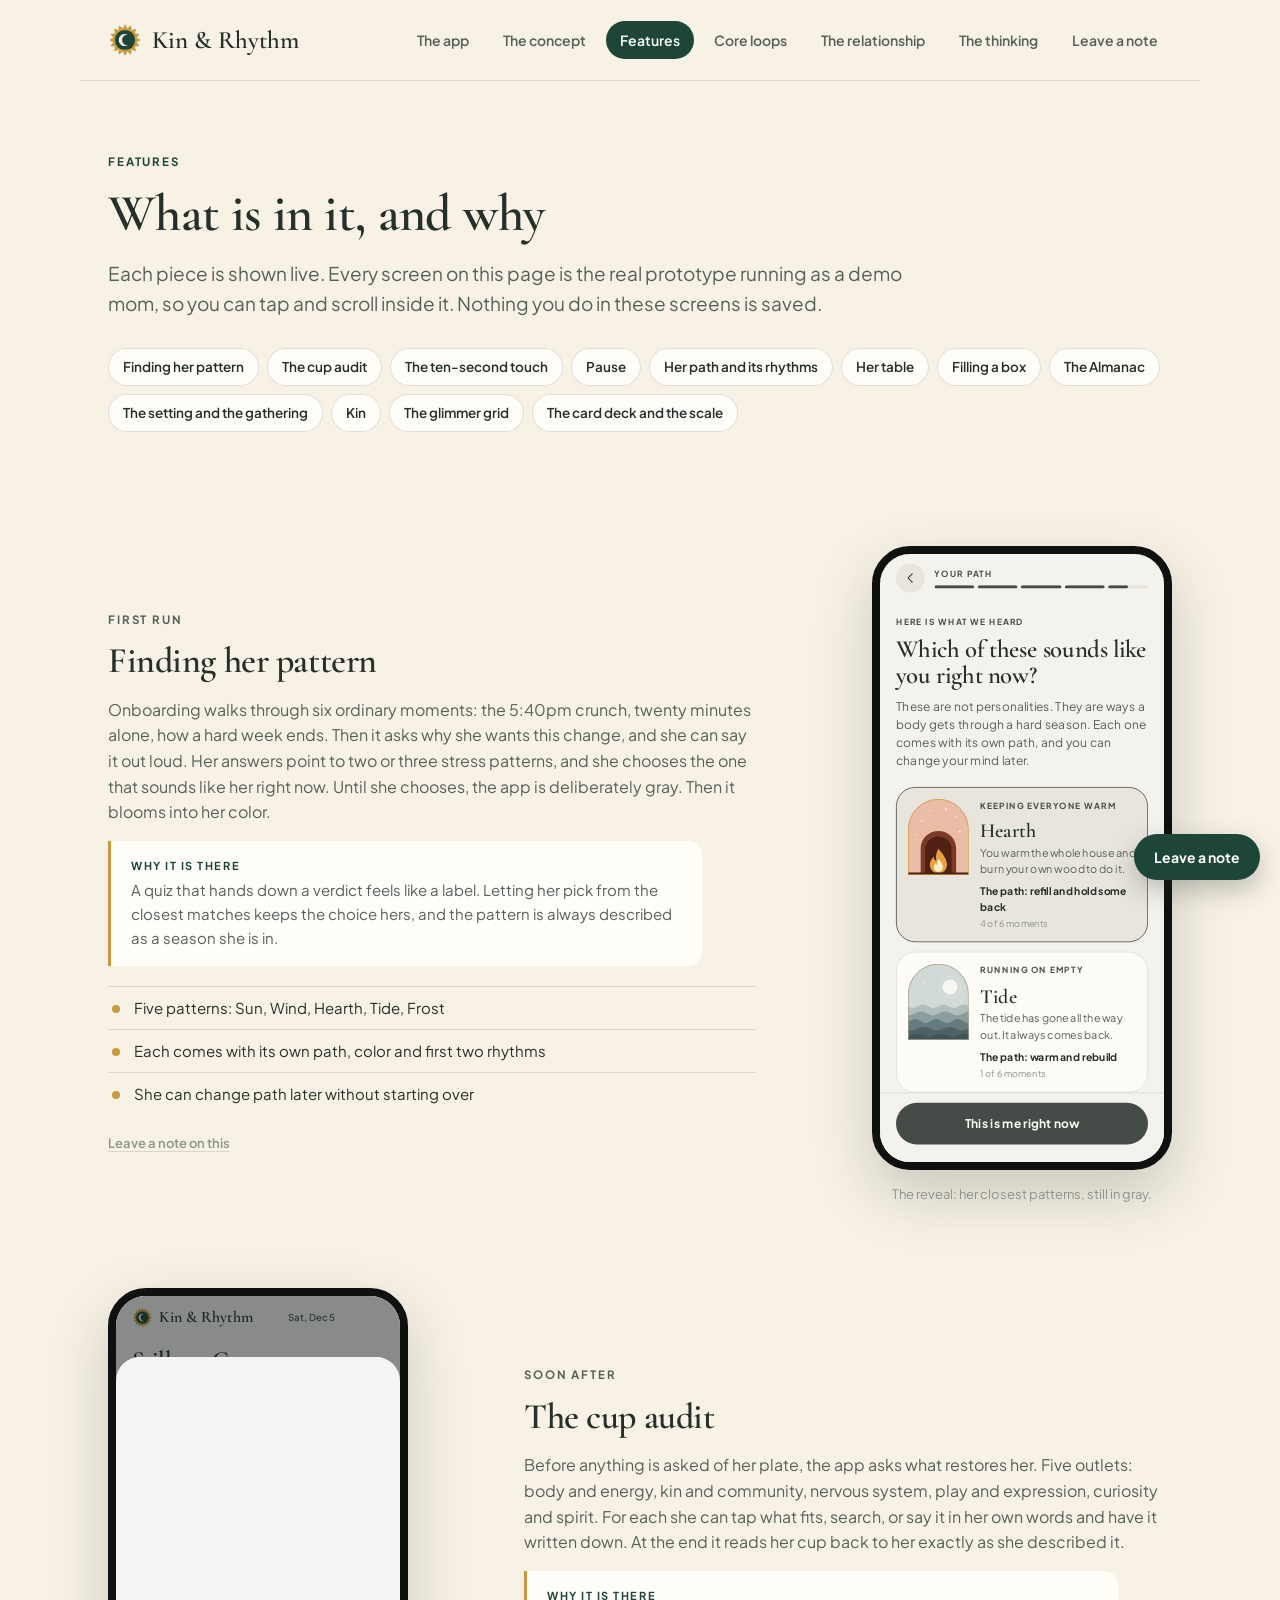
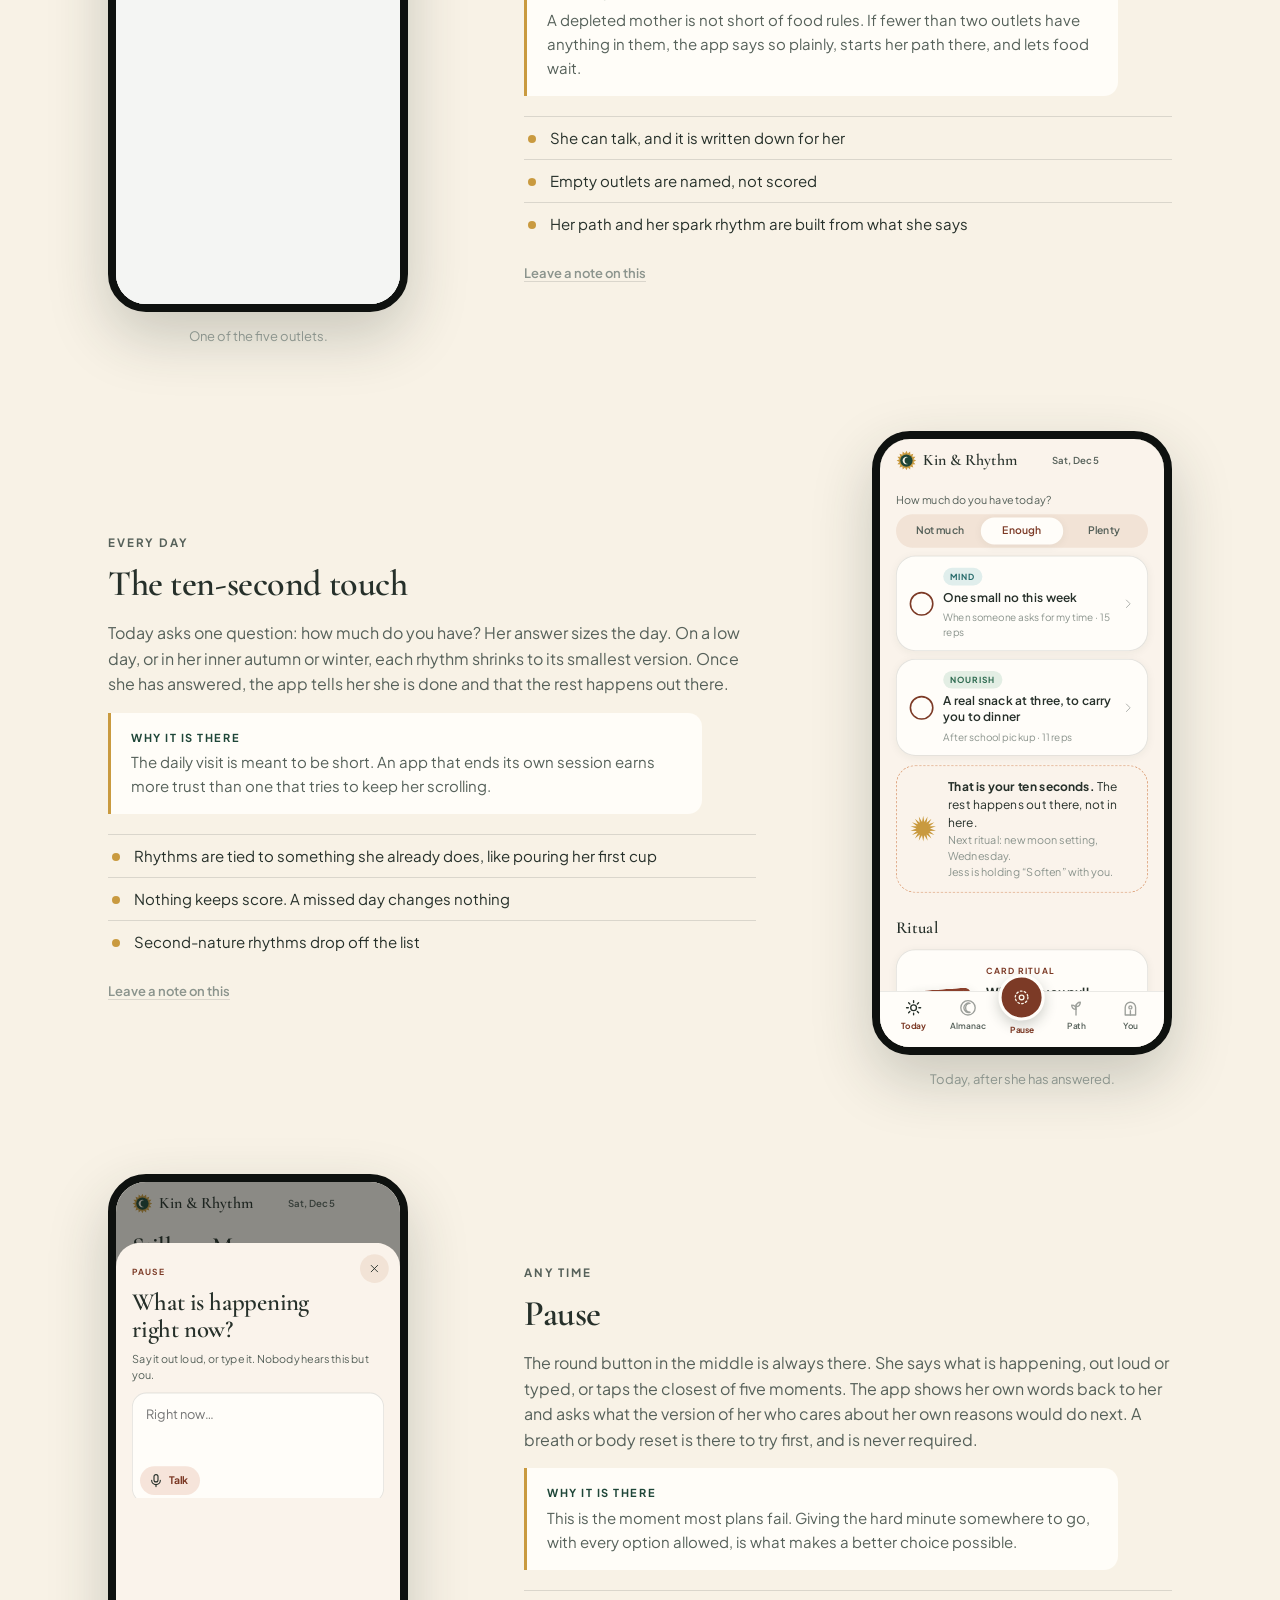
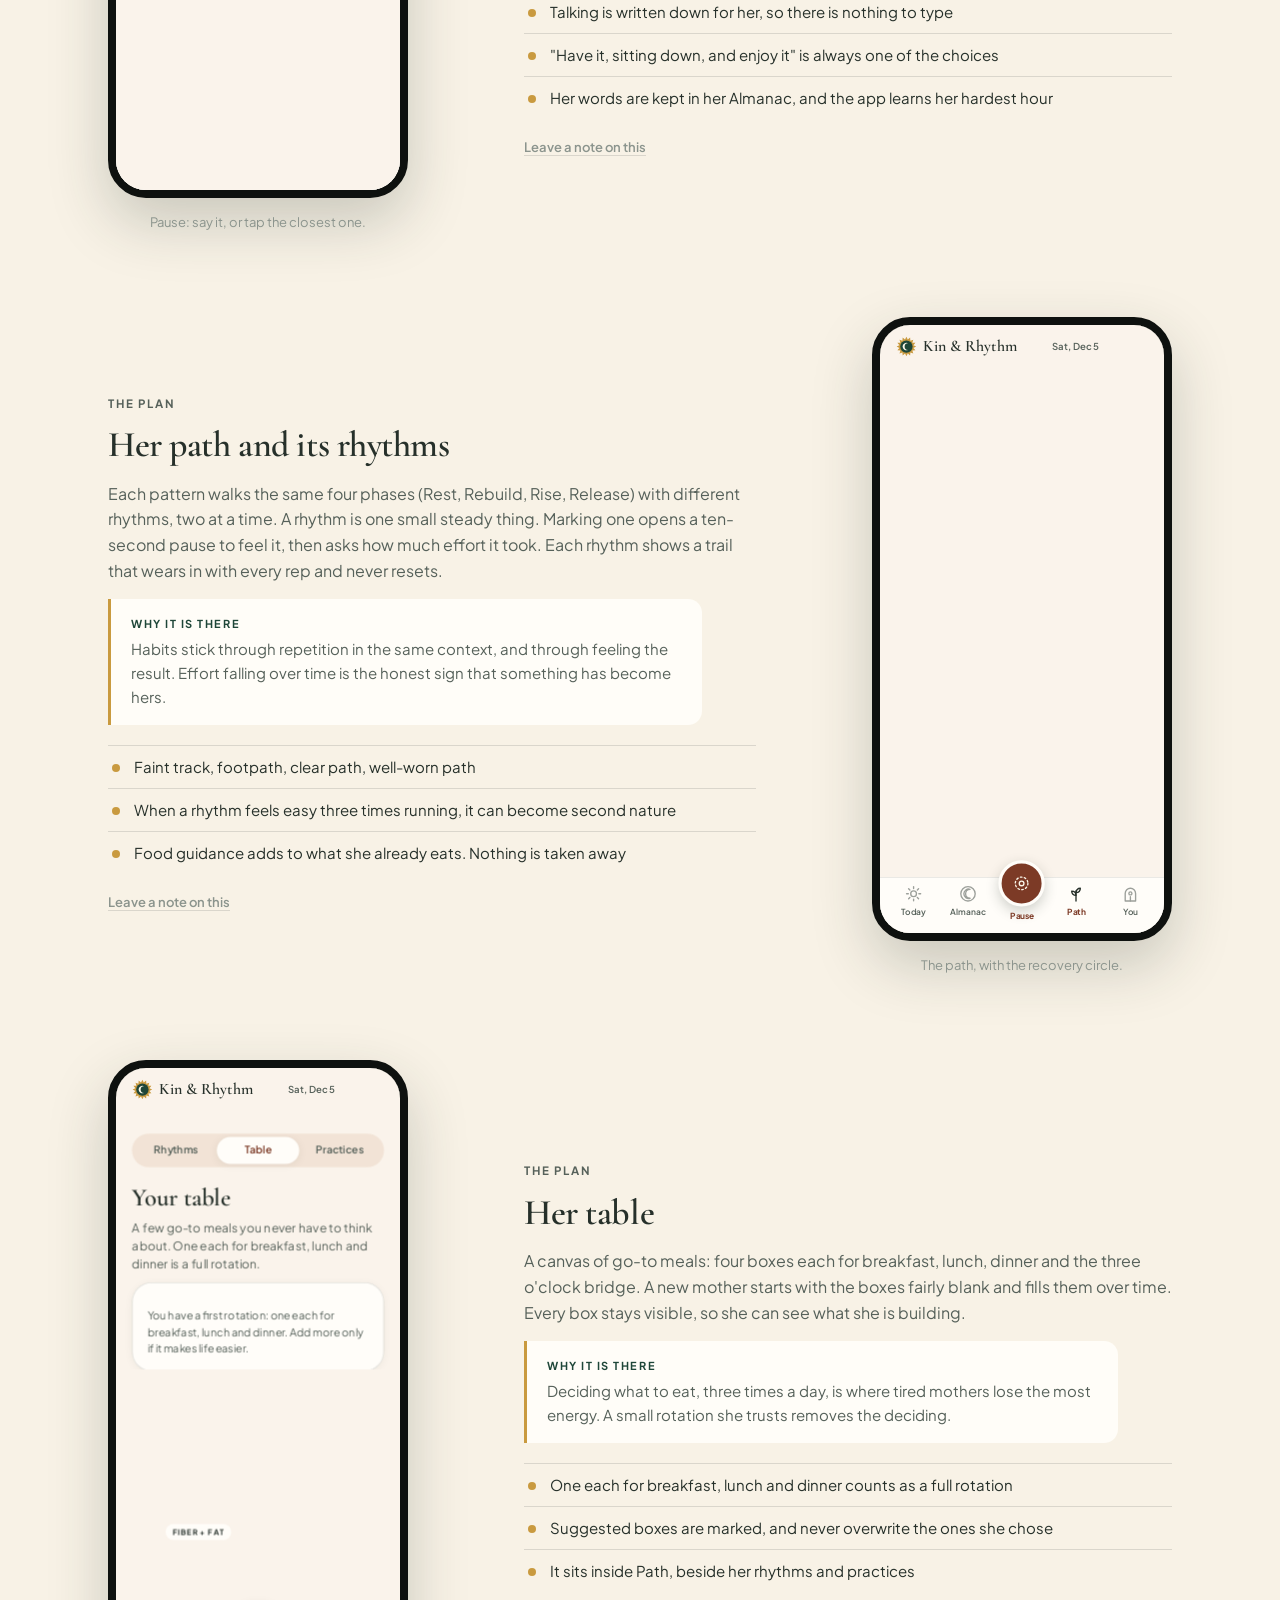
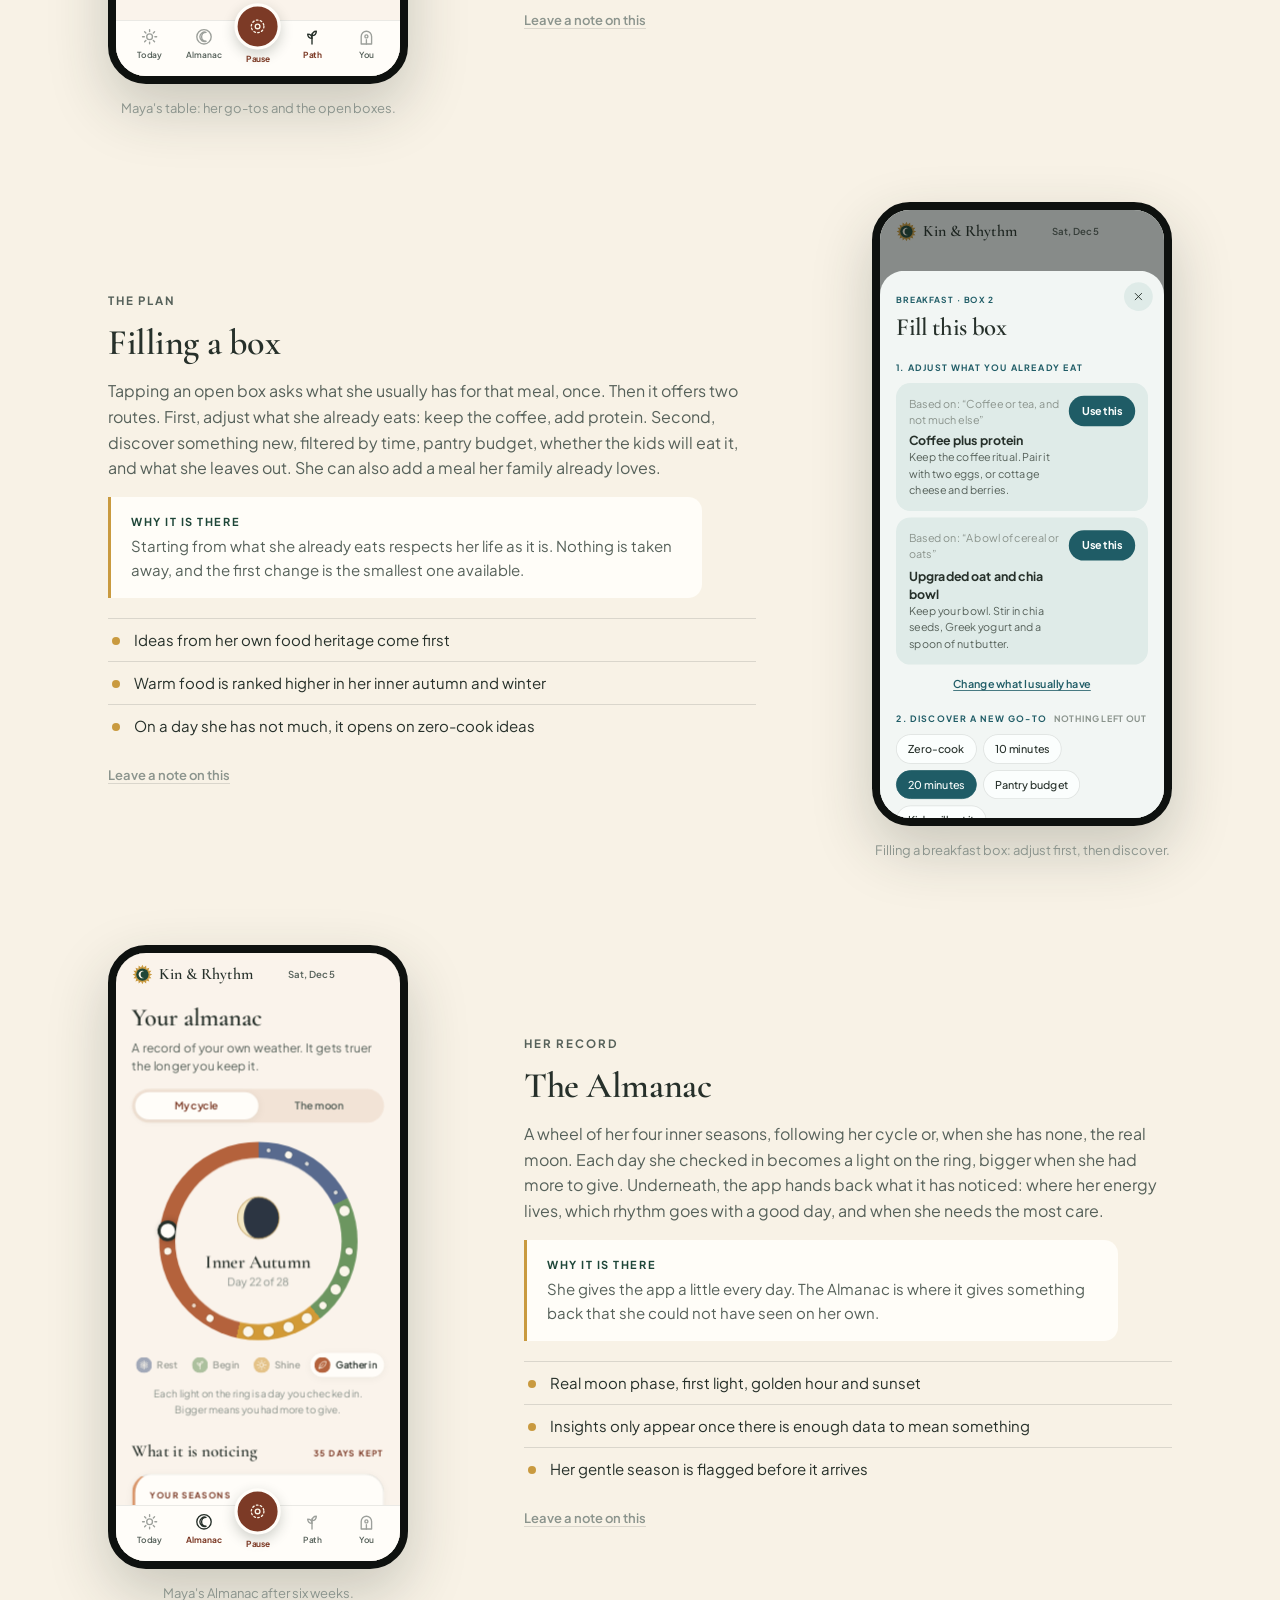
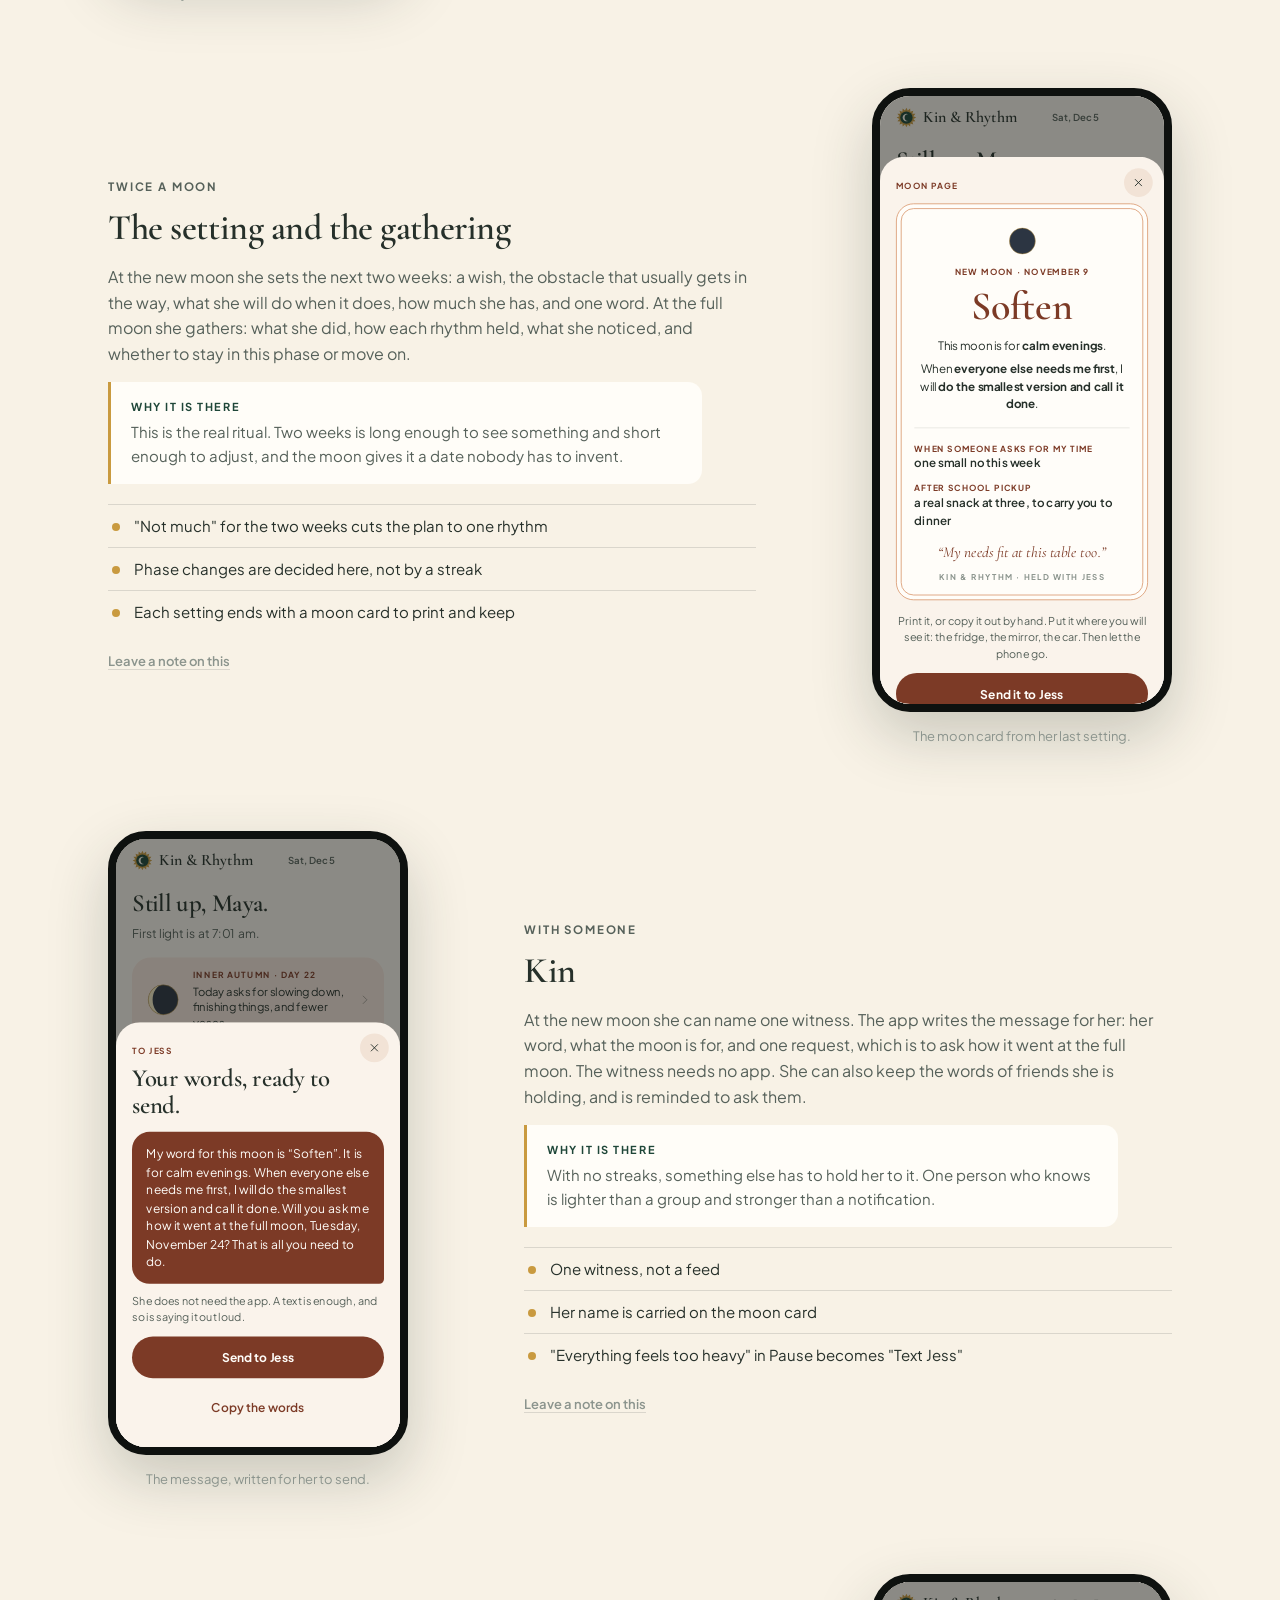
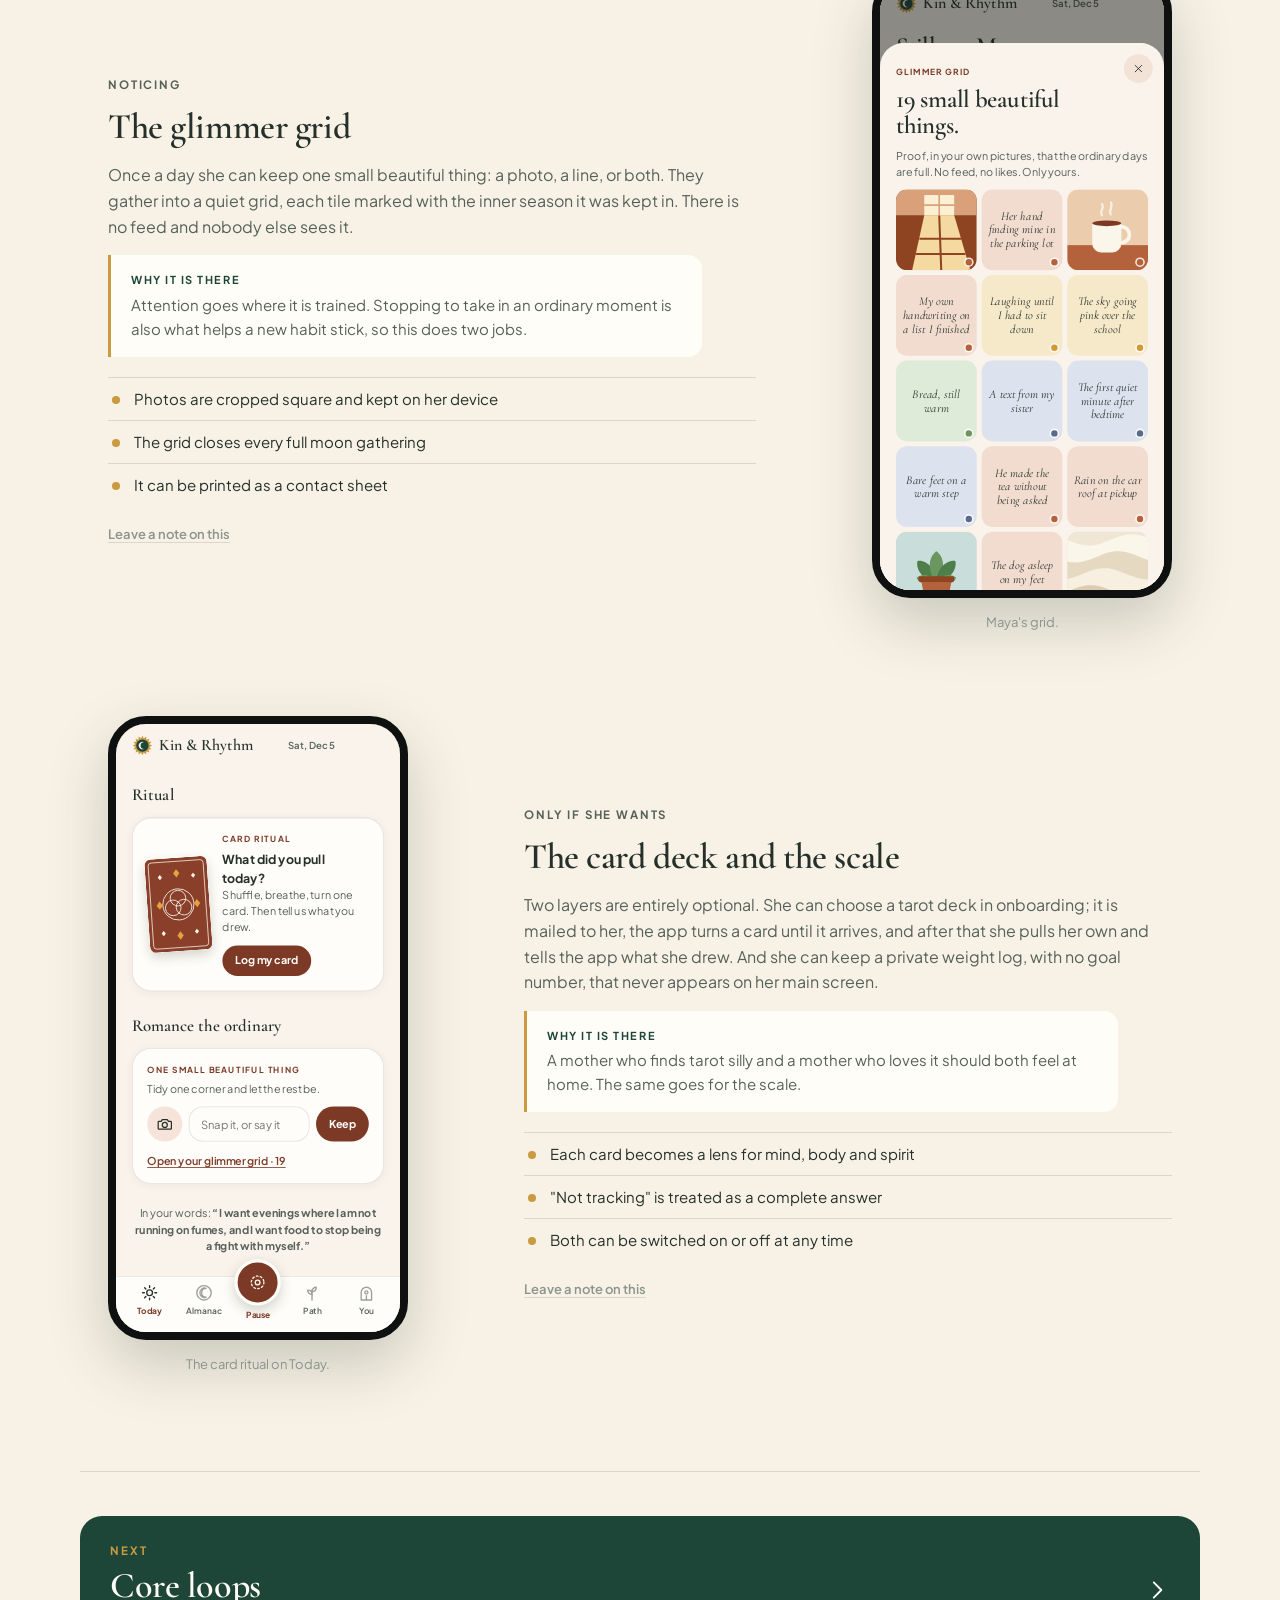
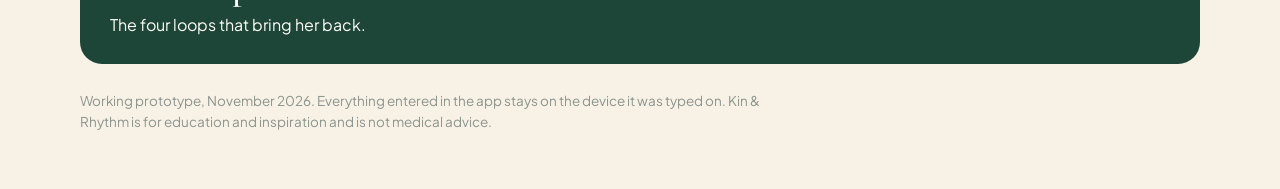
<file: features.html>
<!DOCTYPE html>
<html lang="en">
<head>
  <meta charset="UTF-8">
  <meta name="viewport" content="width=device-width, initial-scale=1">
  <meta name="robots" content="noindex, nofollow">
  <title>Features · Kin &amp; Rhythm</title>
  <link rel="icon" href="assets/logo.svg">
  <link rel="preconnect" href="https://fonts.googleapis.com">
  <link rel="preconnect" href="https://fonts.gstatic.com" crossorigin>
  <link href="https://fonts.googleapis.com/css2?family=Cormorant+Garamond:ital,wght@0,500;0,600;0,700;1,500;1,600&family=Plus+Jakarta+Sans:wght@400;500;600;700&display=swap" rel="stylesheet">
  <link rel="stylesheet" href="site/site.css">
</head>
<body>
  <header id="site-head"></header>
  <main>

    <div class="wrap">
      <div class="hero">
        <p class="eyebrow">Features</p>
        <h1 class="display d2">What is in it, and why</h1>
        <p class="lede">Each piece is shown live. Every screen on this page is the real prototype running as a demo mom, so you can tap and scroll inside it. Nothing you do in these screens is saved.</p>
        <nav class="jump" aria-label="On this page"><a href="#pattern">Finding her pattern</a><a href="#audit">The cup audit</a><a href="#today">The ten-second touch</a><a href="#pause">Pause</a><a href="#path">Her path and its rhythms</a><a href="#table">Her table</a><a href="#box">Filling a box</a><a href="#almanac">The Almanac</a><a href="#moon">The setting and the gathering</a><a href="#kin">Kin</a><a href="#glimmers">The glimmer grid</a><a href="#optional">The card deck and the scale</a></nav>
      </div>
      <article class="feature" id="pattern">
        <div class="feature-text"><p class="eyebrow">First run</p><h2 class="display d3">Finding her pattern</h2><p>Onboarding walks through six ordinary moments: the 5:40pm crunch, twenty minutes alone, how a hard week ends. Then it asks why she wants this change, and she can say it out loud. Her answers point to two or three stress patterns, and she chooses the one that sounds like her right now. Until she chooses, the app is deliberately gray. Then it blooms into her color.</p><p class="why"><b>Why it is there</b>A quiz that hands down a verdict feels like a label. Letting her pick from the closest matches keeps the choice hers, and the pattern is always described as a season she is in.</p><ul class="points"><li>Five patterns: Sun, Wind, Hearth, Tide, Frost</li><li>Each comes with its own path, color and first two rhythms</li><li>She can change path later without starting over</li></ul></div>
        <figure class="device"><div class="device-frame"><iframe loading="lazy" title="Finding her pattern" src="app.html#as=new&amp;step=reveal&amp;chrome=0"></iframe></div><figcaption>The reveal: her closest patterns, still in gray.</figcaption></figure>
      </article>
      <article class="feature flip" id="audit">
        <div class="feature-text"><p class="eyebrow">Soon after</p><h2 class="display d3">The cup audit</h2><p>Before anything is asked of her plate, the app asks what restores her. Five outlets: body and energy, kin and community, nervous system, play and expression, curiosity and spirit. For each she can tap what fits, search, or say it in her own words and have it written down. At the end it reads her cup back to her exactly as she described it.</p><p class="why"><b>Why it is there</b>A depleted mother is not short of food rules. If fewer than two outlets have anything in them, the app says so plainly, starts her path there, and lets food wait.</p><ul class="points"><li>She can talk, and it is written down for her</li><li>Empty outlets are named, not scored</li><li>Her path and her spark rhythm are built from what she says</li></ul></div>
        <figure class="device"><div class="device-frame"><iframe loading="lazy" title="The cup audit" src="app.html#as=casey&amp;open=audit&amp;outlet=2&amp;chrome=0"></iframe></div><figcaption>One of the five outlets.</figcaption></figure>
      </article>
      <article class="feature" id="today">
        <div class="feature-text"><p class="eyebrow">Every day</p><h2 class="display d3">The ten-second touch</h2><p>Today asks one question: how much do you have? Her answer sizes the day. On a low day, or in her inner autumn or winter, each rhythm shrinks to its smallest version. Once she has answered, the app tells her she is done and that the rest happens out there.</p><p class="why"><b>Why it is there</b>The daily visit is meant to be short. An app that ends its own session earns more trust than one that tries to keep her scrolling.</p><ul class="points"><li>Rhythms are tied to something she already does, like pouring her first cup</li><li>Nothing keeps score. A missed day changes nothing</li><li>Second-nature rhythms drop off the list</li></ul></div>
        <figure class="device"><div class="device-frame"><iframe loading="lazy" title="The ten-second touch" src="app.html#as=maya&amp;tab=today&amp;cap=okay&amp;focus=touch&amp;chrome=0"></iframe></div><figcaption>Today, after she has answered.</figcaption></figure>
      </article>
      <article class="feature flip" id="pause">
        <div class="feature-text"><p class="eyebrow">Any time</p><h2 class="display d3">Pause</h2><p>The round button in the middle is always there. She says what is happening, out loud or typed, or taps the closest of five moments. The app shows her own words back to her and asks what the version of her who cares about her own reasons would do next. A breath or body reset is there to try first, and is never required.</p><p class="why"><b>Why it is there</b>This is the moment most plans fail. Giving the hard minute somewhere to go, with every option allowed, is what makes a better choice possible.</p><ul class="points"><li>Talking is written down for her, so there is nothing to type</li><li>"Have it, sitting down, and enjoy it" is always one of the choices</li><li>Her words are kept in her Almanac, and the app learns her hardest hour</li></ul></div>
        <figure class="device"><div class="device-frame"><iframe loading="lazy" title="Pause" src="app.html#as=maya&amp;open=pause&amp;chrome=0"></iframe></div><figcaption>Pause: say it, or tap the closest one.</figcaption></figure>
      </article>
      <article class="feature" id="path">
        <div class="feature-text"><p class="eyebrow">The plan</p><h2 class="display d3">Her path and its rhythms</h2><p>Each pattern walks the same four phases (Rest, Rebuild, Rise, Release) with different rhythms, two at a time. A rhythm is one small steady thing. Marking one opens a ten-second pause to feel it, then asks how much effort it took. Each rhythm shows a trail that wears in with every rep and never resets.</p><p class="why"><b>Why it is there</b>Habits stick through repetition in the same context, and through feeling the result. Effort falling over time is the honest sign that something has become hers.</p><ul class="points"><li>Faint track, footpath, clear path, well-worn path</li><li>When a rhythm feels easy three times running, it can become second nature</li><li>Food guidance adds to what she already eats. Nothing is taken away</li></ul></div>
        <figure class="device"><div class="device-frame"><iframe loading="lazy" title="Her path and its rhythms" src="app.html#as=maya&amp;tab=plan&amp;chrome=0"></iframe></div><figcaption>The path, with the recovery circle.</figcaption></figure>
      </article>
      <article class="feature flip" id="table">
        <div class="feature-text"><p class="eyebrow">The plan</p><h2 class="display d3">Her table</h2><p>A canvas of go-to meals: four boxes each for breakfast, lunch, dinner and the three o'clock bridge. A new mother starts with the boxes fairly blank and fills them over time. Every box stays visible, so she can see what she is building.</p><p class="why"><b>Why it is there</b>Deciding what to eat, three times a day, is where tired mothers lose the most energy. A small rotation she trusts removes the deciding.</p><ul class="points"><li>One each for breakfast, lunch and dinner counts as a full rotation</li><li>Suggested boxes are marked, and never overwrite the ones she chose</li><li>It sits inside Path, beside her rhythms and practices</li></ul></div>
        <figure class="device"><div class="device-frame"><iframe loading="lazy" title="Her table" src="app.html#as=maya&amp;tab=plan&amp;part=table&amp;chrome=0"></iframe></div><figcaption>Maya's table: her go-tos and the open boxes.</figcaption></figure>
      </article>
      <article class="feature" id="box">
        <div class="feature-text"><p class="eyebrow">The plan</p><h2 class="display d3">Filling a box</h2><p>Tapping an open box asks what she usually has for that meal, once. Then it offers two routes. First, adjust what she already eats: keep the coffee, add protein. Second, discover something new, filtered by time, pantry budget, whether the kids will eat it, and what she leaves out. She can also add a meal her family already loves.</p><p class="why"><b>Why it is there</b>Starting from what she already eats respects her life as it is. Nothing is taken away, and the first change is the smallest one available.</p><ul class="points"><li>Ideas from her own food heritage come first</li><li>Warm food is ranked higher in her inner autumn and winter</li><li>On a day she has not much, it opens on zero-cook ideas</li></ul></div>
        <figure class="device"><div class="device-frame"><iframe loading="lazy" title="Filling a box" src="app.html#as=elena&amp;tab=plan&amp;part=table&amp;open=slot&amp;meal=breakfast&amp;box=2&amp;chrome=0"></iframe></div><figcaption>Filling a breakfast box: adjust first, then discover.</figcaption></figure>
      </article>
      <article class="feature flip" id="almanac">
        <div class="feature-text"><p class="eyebrow">Her record</p><h2 class="display d3">The Almanac</h2><p>A wheel of her four inner seasons, following her cycle or, when she has none, the real moon. Each day she checked in becomes a light on the ring, bigger when she had more to give. Underneath, the app hands back what it has noticed: where her energy lives, which rhythm goes with a good day, and when she needs the most care.</p><p class="why"><b>Why it is there</b>She gives the app a little every day. The Almanac is where it gives something back that she could not have seen on her own.</p><ul class="points"><li>Real moon phase, first light, golden hour and sunset</li><li>Insights only appear once there is enough data to mean something</li><li>Her gentle season is flagged before it arrives</li></ul></div>
        <figure class="device"><div class="device-frame"><iframe loading="lazy" title="The Almanac" src="app.html#as=maya&amp;tab=rhythm&amp;chrome=0"></iframe></div><figcaption>Maya's Almanac after six weeks.</figcaption></figure>
      </article>
      <article class="feature" id="moon">
        <div class="feature-text"><p class="eyebrow">Twice a moon</p><h2 class="display d3">The setting and the gathering</h2><p>At the new moon she sets the next two weeks: a wish, the obstacle that usually gets in the way, what she will do when it does, how much she has, and one word. At the full moon she gathers: what she did, how each rhythm held, what she noticed, and whether to stay in this phase or move on.</p><p class="why"><b>Why it is there</b>This is the real ritual. Two weeks is long enough to see something and short enough to adjust, and the moon gives it a date nobody has to invent.</p><ul class="points"><li>"Not much" for the two weeks cuts the plan to one rhythm</li><li>Phase changes are decided here, not by a streak</li><li>Each setting ends with a moon card to print and keep</li></ul></div>
        <figure class="device"><div class="device-frame"><iframe loading="lazy" title="The setting and the gathering" src="app.html#as=maya&amp;open=card&amp;chrome=0"></iframe></div><figcaption>The moon card from her last setting.</figcaption></figure>
      </article>
      <article class="feature flip" id="kin">
        <div class="feature-text"><p class="eyebrow">With someone</p><h2 class="display d3">Kin</h2><p>At the new moon she can name one witness. The app writes the message for her: her word, what the moon is for, and one request, which is to ask how it went at the full moon. The witness needs no app. She can also keep the words of friends she is holding, and is reminded to ask them.</p><p class="why"><b>Why it is there</b>With no streaks, something else has to hold her to it. One person who knows is lighter than a group and stronger than a notification.</p><ul class="points"><li>One witness, not a feed</li><li>Her name is carried on the moon card</li><li>"Everything feels too heavy" in Pause becomes "Text Jess"</li></ul></div>
        <figure class="device"><div class="device-frame"><iframe loading="lazy" title="Kin" src="app.html#as=maya&amp;open=kin&amp;chrome=0"></iframe></div><figcaption>The message, written for her to send.</figcaption></figure>
      </article>
      <article class="feature" id="glimmers">
        <div class="feature-text"><p class="eyebrow">Noticing</p><h2 class="display d3">The glimmer grid</h2><p>Once a day she can keep one small beautiful thing: a photo, a line, or both. They gather into a quiet grid, each tile marked with the inner season it was kept in. There is no feed and nobody else sees it.</p><p class="why"><b>Why it is there</b>Attention goes where it is trained. Stopping to take in an ordinary moment is also what helps a new habit stick, so this does two jobs.</p><ul class="points"><li>Photos are cropped square and kept on her device</li><li>The grid closes every full moon gathering</li><li>It can be printed as a contact sheet</li></ul></div>
        <figure class="device"><div class="device-frame"><iframe loading="lazy" title="The glimmer grid" src="app.html#as=maya&amp;open=grid&amp;chrome=0"></iframe></div><figcaption>Maya's grid.</figcaption></figure>
      </article>
      <article class="feature flip" id="optional">
        <div class="feature-text"><p class="eyebrow">Only if she wants</p><h2 class="display d3">The card deck and the scale</h2><p>Two layers are entirely optional. She can choose a tarot deck in onboarding; it is mailed to her, the app turns a card until it arrives, and after that she pulls her own and tells the app what she drew. And she can keep a private weight log, with no goal number, that never appears on her main screen.</p><p class="why"><b>Why it is there</b>A mother who finds tarot silly and a mother who loves it should both feel at home. The same goes for the scale.</p><ul class="points"><li>Each card becomes a lens for mind, body and spirit</li><li>"Not tracking" is treated as a complete answer</li><li>Both can be switched on or off at any time</li></ul></div>
        <figure class="device"><div class="device-frame"><iframe loading="lazy" title="The card deck and the scale" src="app.html#as=maya&amp;tab=today&amp;focus=ritual&amp;chrome=0"></iframe></div><figcaption>The card ritual on Today.</figcaption></figure>
      </article>
    </div>
  </main>
  <footer id="site-foot"></footer>
  <script src="data.js"></script>
  <script src="site/site.js"></script>
</body>
</html>
</file>
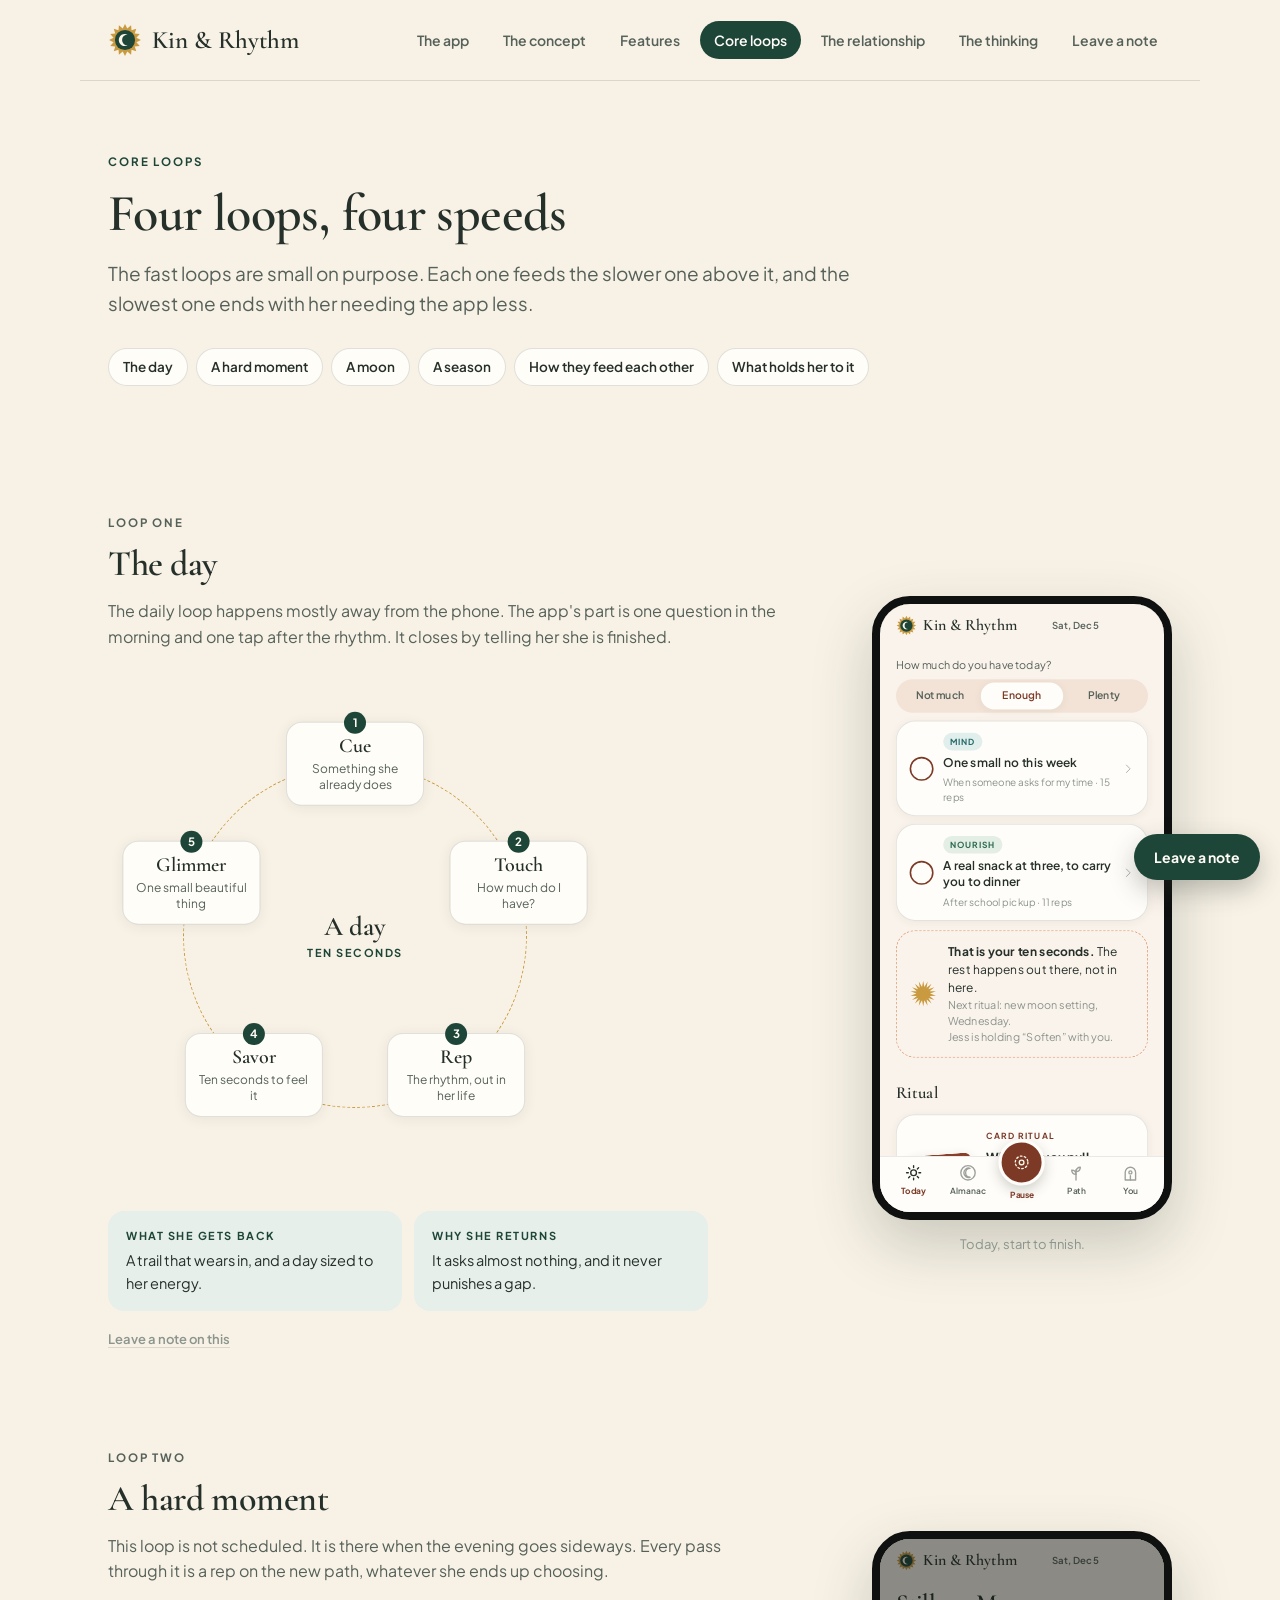
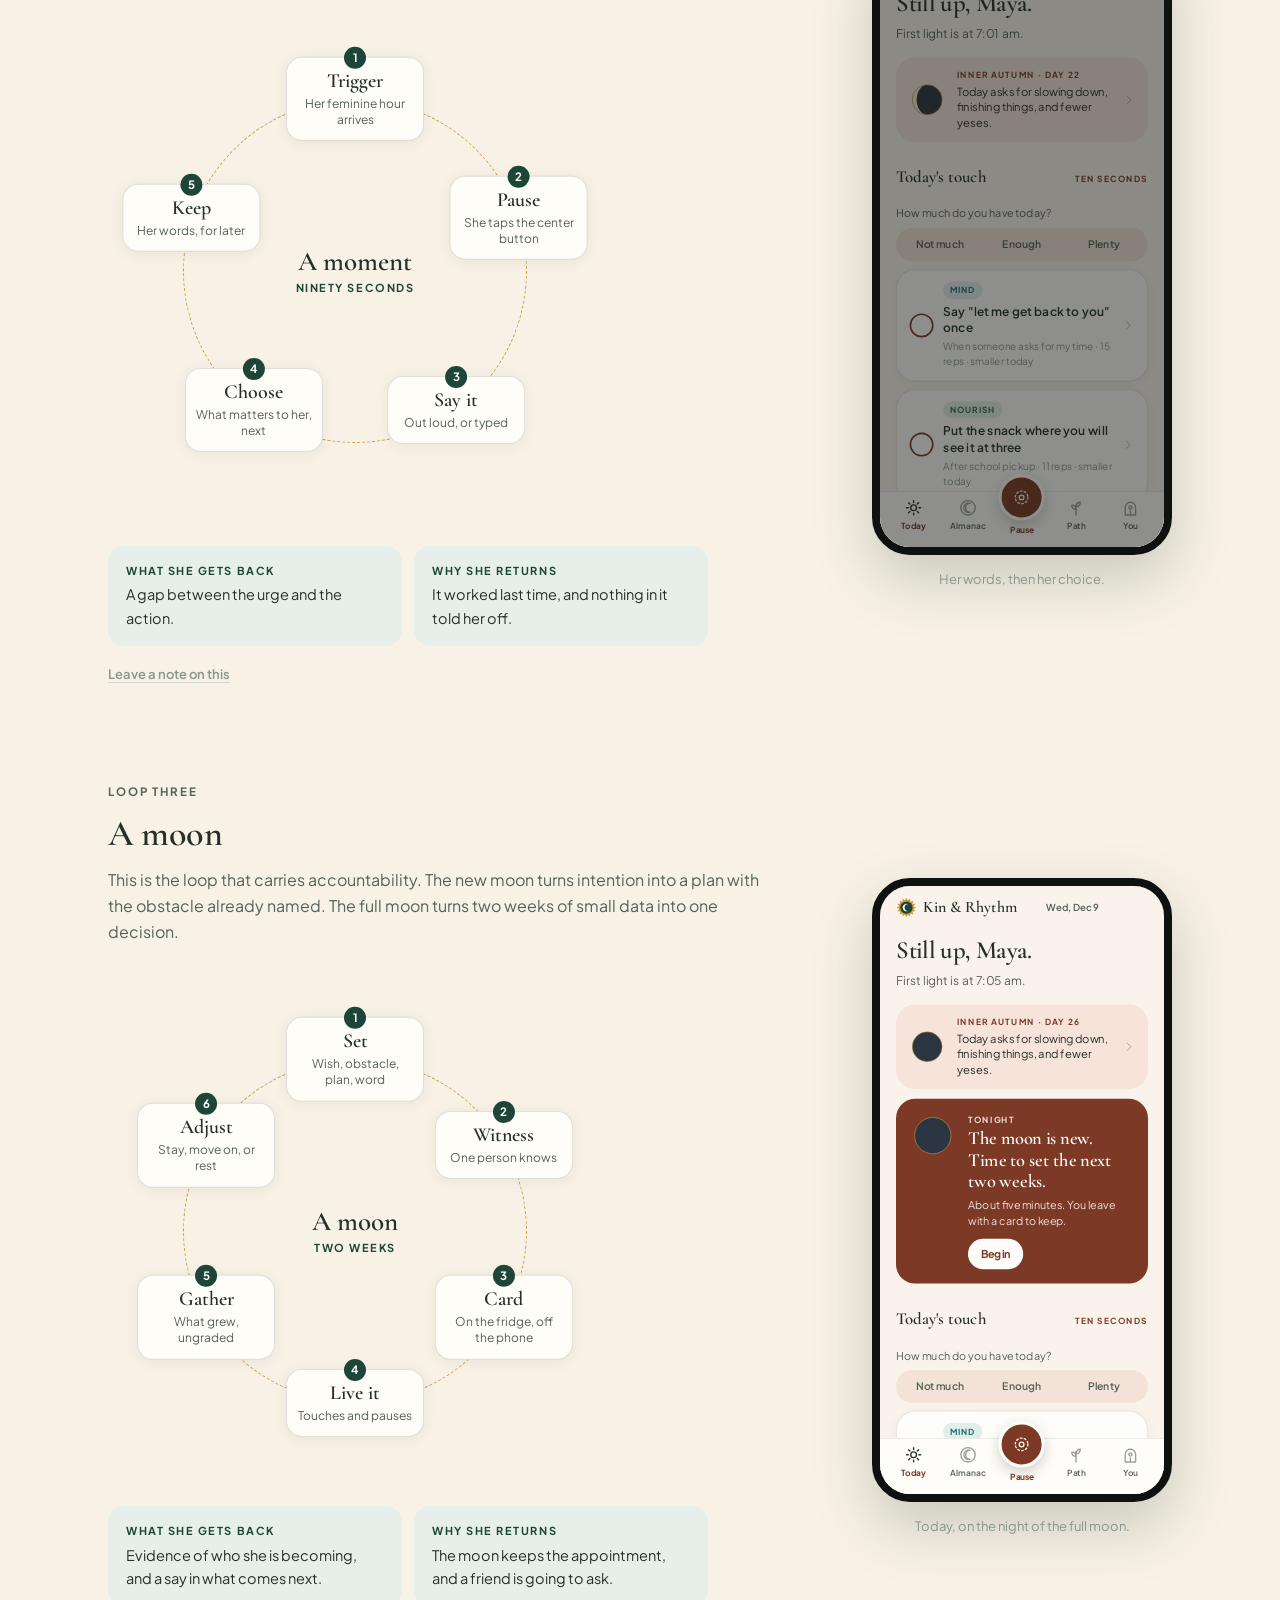
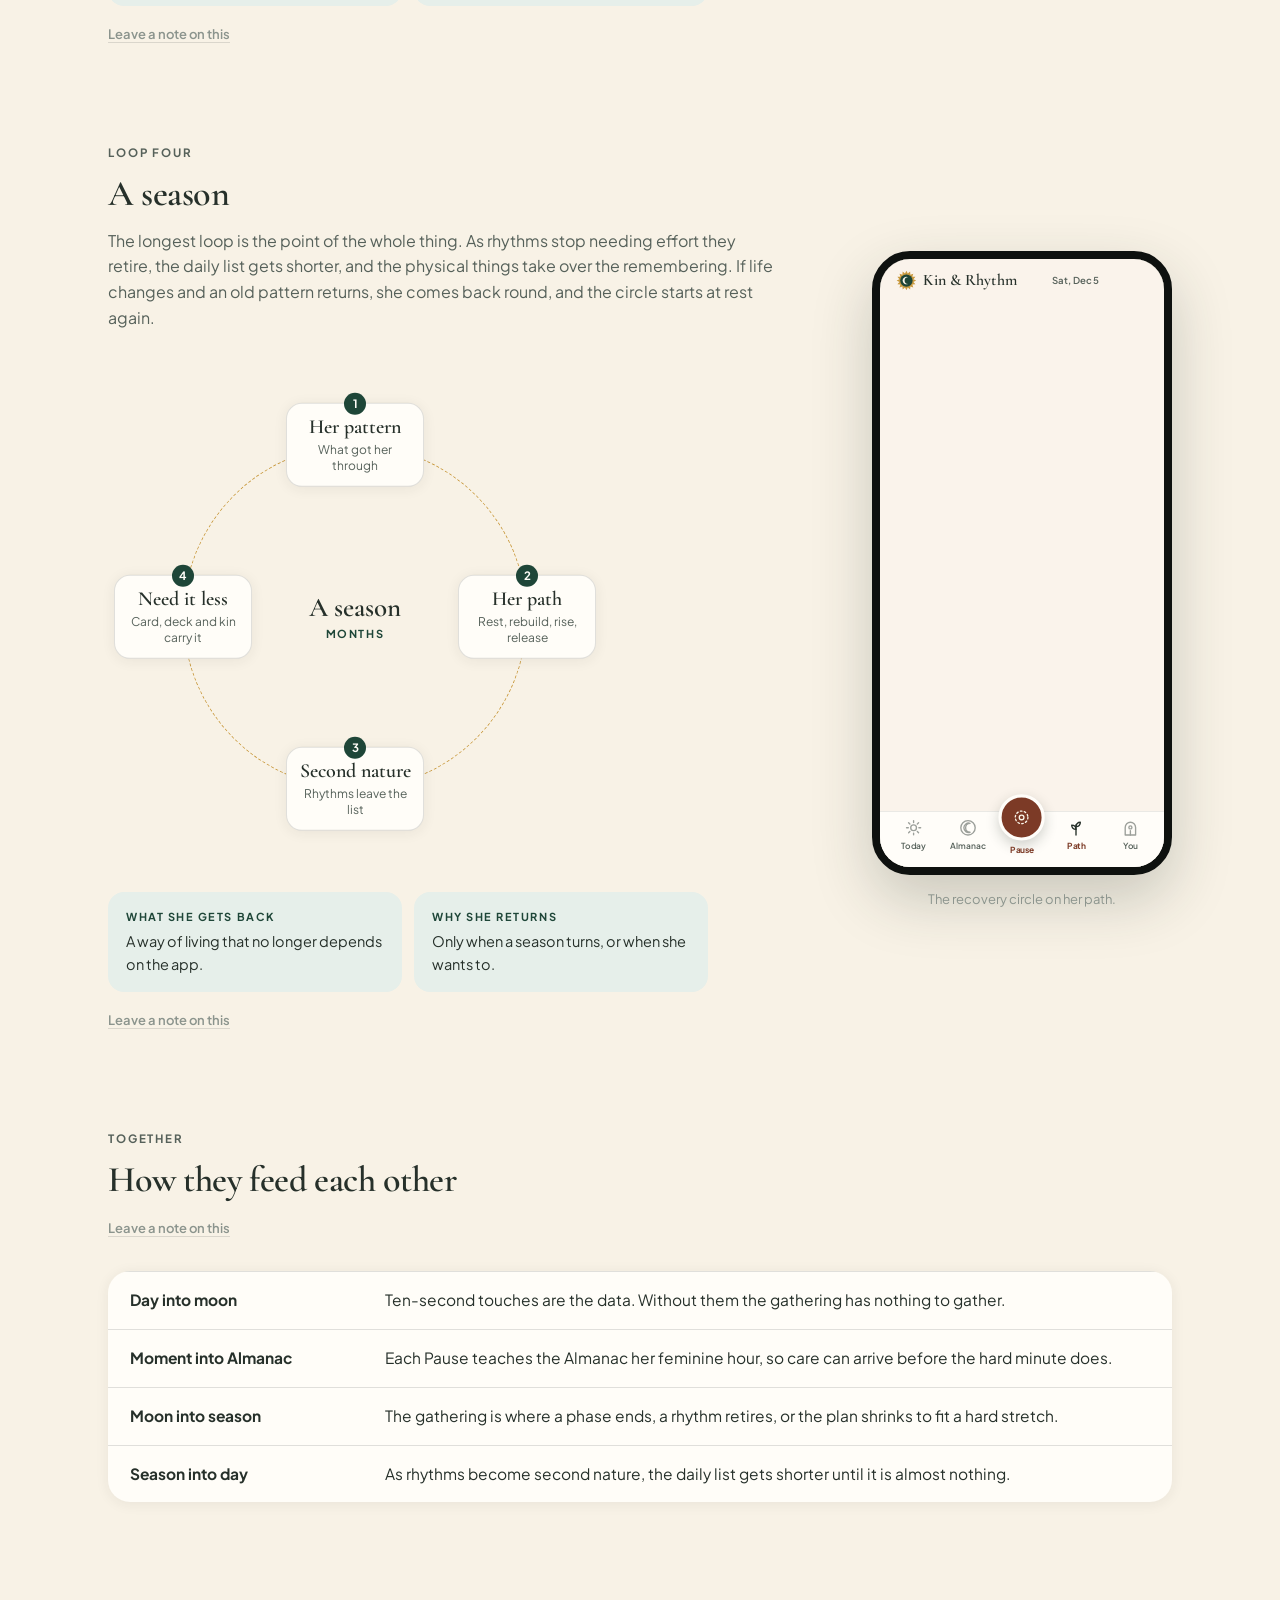
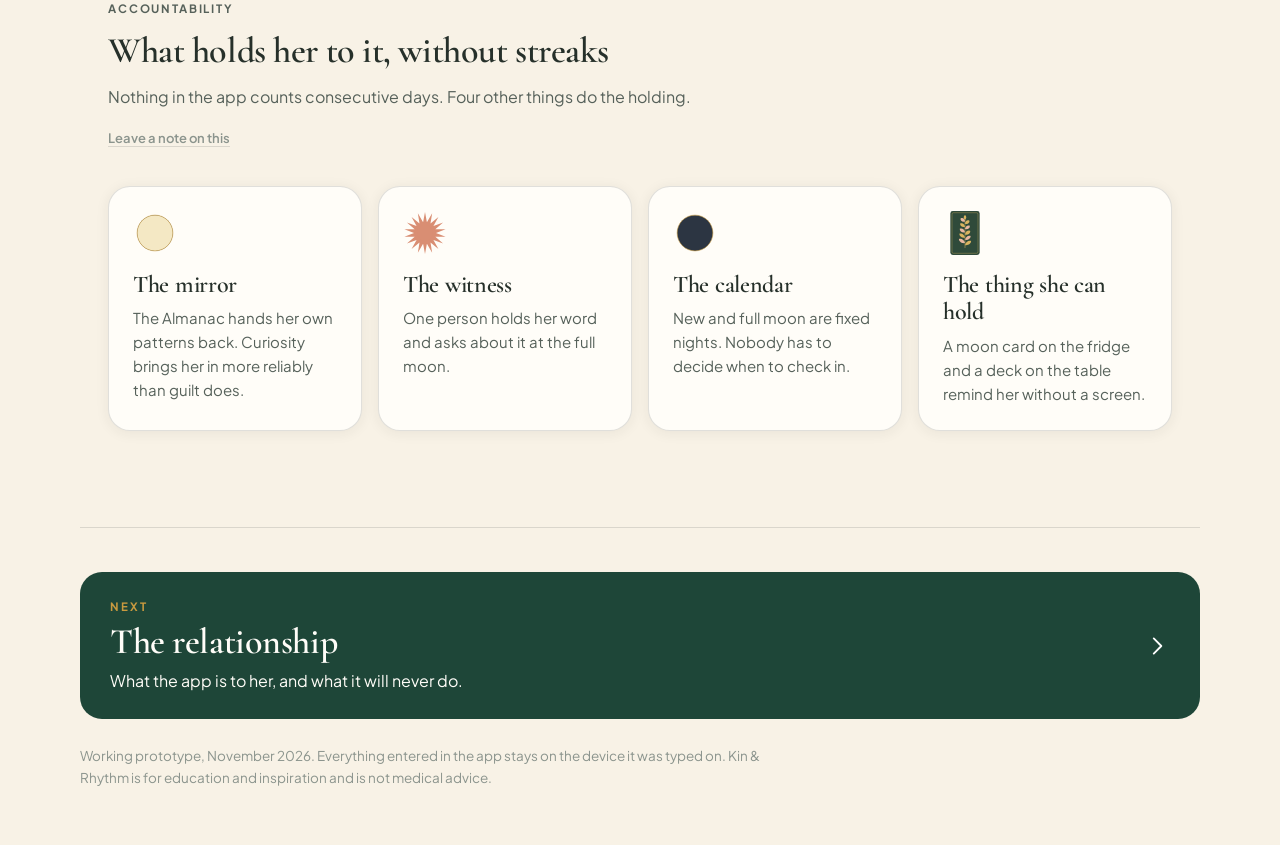
<file: loops.html>
<!DOCTYPE html>
<html lang="en">
<head>
  <meta charset="UTF-8">
  <meta name="viewport" content="width=device-width, initial-scale=1">
  <meta name="robots" content="noindex, nofollow">
  <title>Core loops · Kin &amp; Rhythm</title>
  <link rel="icon" href="assets/logo.svg">
  <link rel="preconnect" href="https://fonts.googleapis.com">
  <link rel="preconnect" href="https://fonts.gstatic.com" crossorigin>
  <link href="https://fonts.googleapis.com/css2?family=Cormorant+Garamond:ital,wght@0,500;0,600;0,700;1,500;1,600&family=Plus+Jakarta+Sans:wght@400;500;600;700&display=swap" rel="stylesheet">
  <link rel="stylesheet" href="site/site.css">
</head>
<body>
  <header id="site-head"></header>
  <main>

    <div class="wrap">
      <div class="hero">
        <p class="eyebrow">Core loops</p>
        <h1 class="display d2">Four loops, four speeds</h1>
        <p class="lede">The fast loops are small on purpose. Each one feeds the slower one above it, and the slowest one ends with her needing the app less.</p>
        <nav class="jump" aria-label="On this page"><a href="#day">The day</a><a href="#moment">A hard moment</a><a href="#moon">A moon</a><a href="#season">A season</a><a href="#feed">How they feed each other</a><a href="#hold">What holds her to it</a></nav>
      </div>
      <article class="loop-block" id="day">
        <div class="loop-main"><p class="eyebrow">Loop one</p><h2 class="display d3">The day</h2><p>The daily loop happens mostly away from the phone. The app's part is one question in the morning and one tap after the rhythm. It closes by telling her she is finished.</p><ol class="loop" data-n="5"><li><b>Cue</b><span>Something she already does</span></li><li><b>Touch</b><span>How much do I have?</span></li><li><b>Rep</b><span>The rhythm, out in her life</span></li><li><b>Savor</b><span>Ten seconds to feel it</span></li><li><b>Glimmer</b><span>One small beautiful thing</span></li><li class="loop-core"><b>A day</b><span>Ten seconds</span></li></ol><div class="gives"><div><b>What she gets back</b>A trail that wears in, and a day sized to her energy.</div><div><b>Why she returns</b>It asks almost nothing, and it never punishes a gap.</div></div></div>
        <figure class="device"><div class="device-frame"><iframe loading="lazy" title="The day" src="app.html#as=maya&amp;tab=today&amp;cap=okay&amp;focus=touch&amp;chrome=0"></iframe></div><figcaption>Today, start to finish.</figcaption></figure>
      </article>
      <article class="loop-block" id="moment">
        <div class="loop-main"><p class="eyebrow">Loop two</p><h2 class="display d3">A hard moment</h2><p>This loop is not scheduled. It is there when the evening goes sideways. Every pass through it is a rep on the new path, whatever she ends up choosing.</p><ol class="loop" data-n="5"><li><b>Trigger</b><span>Her feminine hour arrives</span></li><li><b>Pause</b><span>She taps the center button</span></li><li><b>Say it</b><span>Out loud, or typed</span></li><li><b>Choose</b><span>What matters to her, next</span></li><li><b>Keep</b><span>Her words, for later</span></li><li class="loop-core"><b>A moment</b><span>Ninety seconds</span></li></ol><div class="gives"><div><b>What she gets back</b>A gap between the urge and the action.</div><div><b>Why she returns</b>It worked last time, and nothing in it told her off.</div></div></div>
        <figure class="device"><div class="device-frame"><iframe loading="lazy" title="A hard moment" src="app.html#as=maya&amp;open=pause&amp;said=It%20is%205:40%20and%20I%20am%20standing%20in%20the%20pantry.&amp;pstep=1&amp;chrome=0"></iframe></div><figcaption>Her words, then her choice.</figcaption></figure>
      </article>
      <article class="loop-block" id="moon">
        <div class="loop-main"><p class="eyebrow">Loop three</p><h2 class="display d3">A moon</h2><p>This is the loop that carries accountability. The new moon turns intention into a plan with the obstacle already named. The full moon turns two weeks of small data into one decision.</p><ol class="loop" data-n="6"><li><b>Set</b><span>Wish, obstacle, plan, word</span></li><li><b>Witness</b><span>One person knows</span></li><li><b>Card</b><span>On the fridge, off the phone</span></li><li><b>Live it</b><span>Touches and pauses</span></li><li><b>Gather</b><span>What grew, ungraded</span></li><li><b>Adjust</b><span>Stay, move on, or rest</span></li><li class="loop-core"><b>A moon</b><span>Two weeks</span></li></ol><div class="gives"><div><b>What she gets back</b>Evidence of who she is becoming, and a say in what comes next.</div><div><b>Why she returns</b>The moon keeps the appointment, and a friend is going to ask.</div></div></div>
        <figure class="device"><div class="device-frame"><iframe loading="lazy" title="A moon" src="app.html#as=maya&amp;day=ritual&amp;tab=today&amp;chrome=0"></iframe></div><figcaption>Today, on the night of the full moon.</figcaption></figure>
      </article>
      <article class="loop-block" id="season">
        <div class="loop-main"><p class="eyebrow">Loop four</p><h2 class="display d3">A season</h2><p>The longest loop is the point of the whole thing. As rhythms stop needing effort they retire, the daily list gets shorter, and the physical things take over the remembering. If life changes and an old pattern returns, she comes back round, and the circle starts at rest again.</p><ol class="loop" data-n="4"><li><b>Her pattern</b><span>What got her through</span></li><li><b>Her path</b><span>Rest, rebuild, rise, release</span></li><li><b>Second nature</b><span>Rhythms leave the list</span></li><li><b>Need it less</b><span>Card, deck and kin carry it</span></li><li class="loop-core"><b>A season</b><span>Months</span></li></ol><div class="gives"><div><b>What she gets back</b>A way of living that no longer depends on the app.</div><div><b>Why she returns</b>Only when a season turns, or when she wants to.</div></div></div>
        <figure class="device"><div class="device-frame"><iframe loading="lazy" title="A season" src="app.html#as=maya&amp;tab=plan&amp;focus=phases&amp;chrome=0"></iframe></div><figcaption>The recovery circle on her path.</figcaption></figure>
      </article>

      <section id="feed">
        <div class="section-head"><p class="eyebrow">Together</p><h2 class="display d3">How they feed each other</h2></div>
        <table class="table plain"><tbody><tr><td>Day into moon</td><td>Ten-second touches are the data. Without them the gathering has nothing to gather.</td></tr><tr><td>Moment into Almanac</td><td>Each Pause teaches the Almanac her feminine hour, so care can arrive before the hard minute does.</td></tr><tr><td>Moon into season</td><td>The gathering is where a phase ends, a rhythm retires, or the plan shrinks to fit a hard stretch.</td></tr><tr><td>Season into day</td><td>As rhythms become second nature, the daily list gets shorter until it is almost nothing.</td></tr></tbody></table>
      </section>

      <section id="hold">
        <div class="section-head"><p class="eyebrow">Accountability</p><h2 class="display d3">What holds her to it, without streaks</h2>
          <p>Nothing in the app counts consecutive days. Four other things do the holding.</p></div>
        <ul class="cards"><li class="card"><img src="assets/moon-4.svg" alt=""><h3 class="display d4">The mirror</h3><p>The Almanac hands her own patterns back. Curiosity brings her in more reliably than guilt does.</p></li><li class="card"><img src="assets/sunburst-rose.svg" alt=""><h3 class="display d4">The witness</h3><p>One person holds her word and asks about it at the full moon.</p></li><li class="card"><img src="assets/moon-0.svg" alt=""><h3 class="display d4">The calendar</h3><p>New and full moon are fixed nights. Nobody has to decide when to check in.</p></li><li class="card"><img src="assets/deck-hedgerow.svg" alt=""><h3 class="display d4">The thing she can hold</h3><p>A moon card on the fridge and a deck on the table remind her without a screen.</p></li></ul>
      </section>
    </div>
  </main>
  <footer id="site-foot"></footer>
  <script src="data.js"></script>
  <script src="site/site.js"></script>
</body>
</html>
</file>
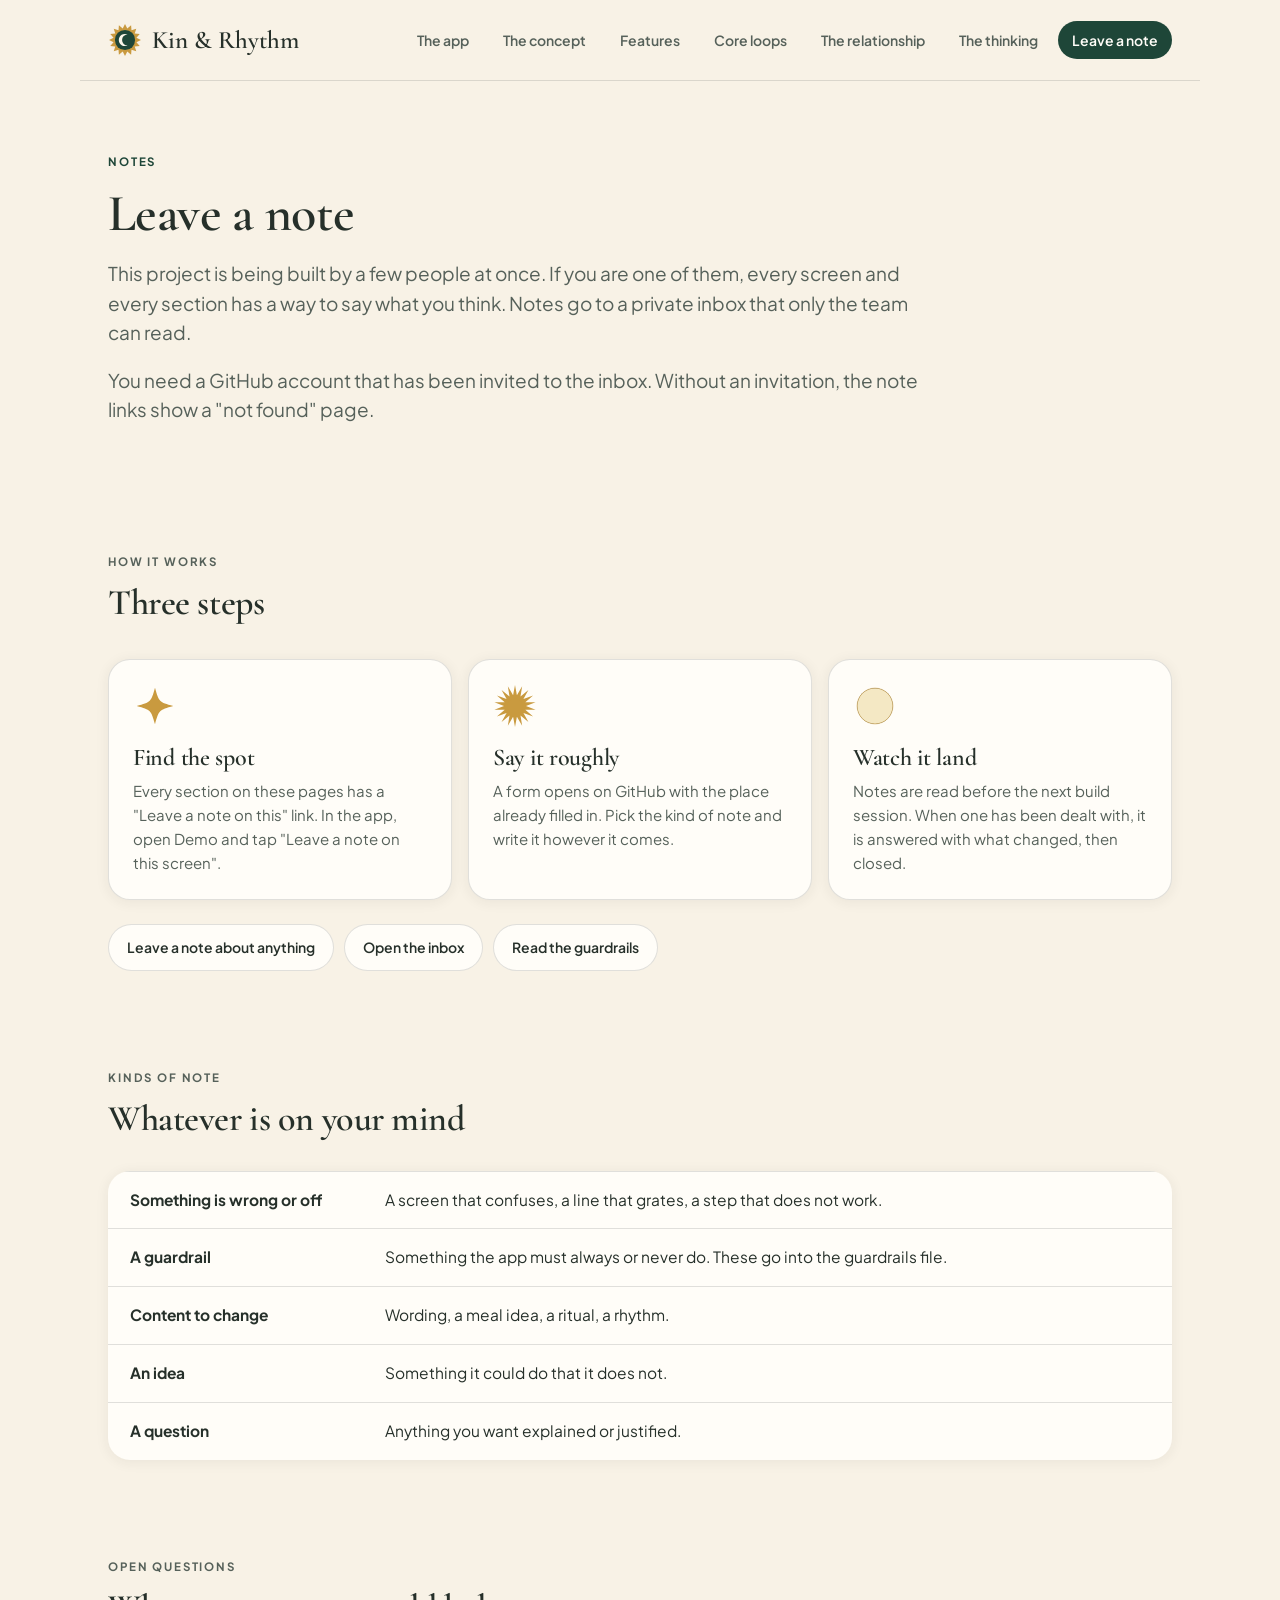
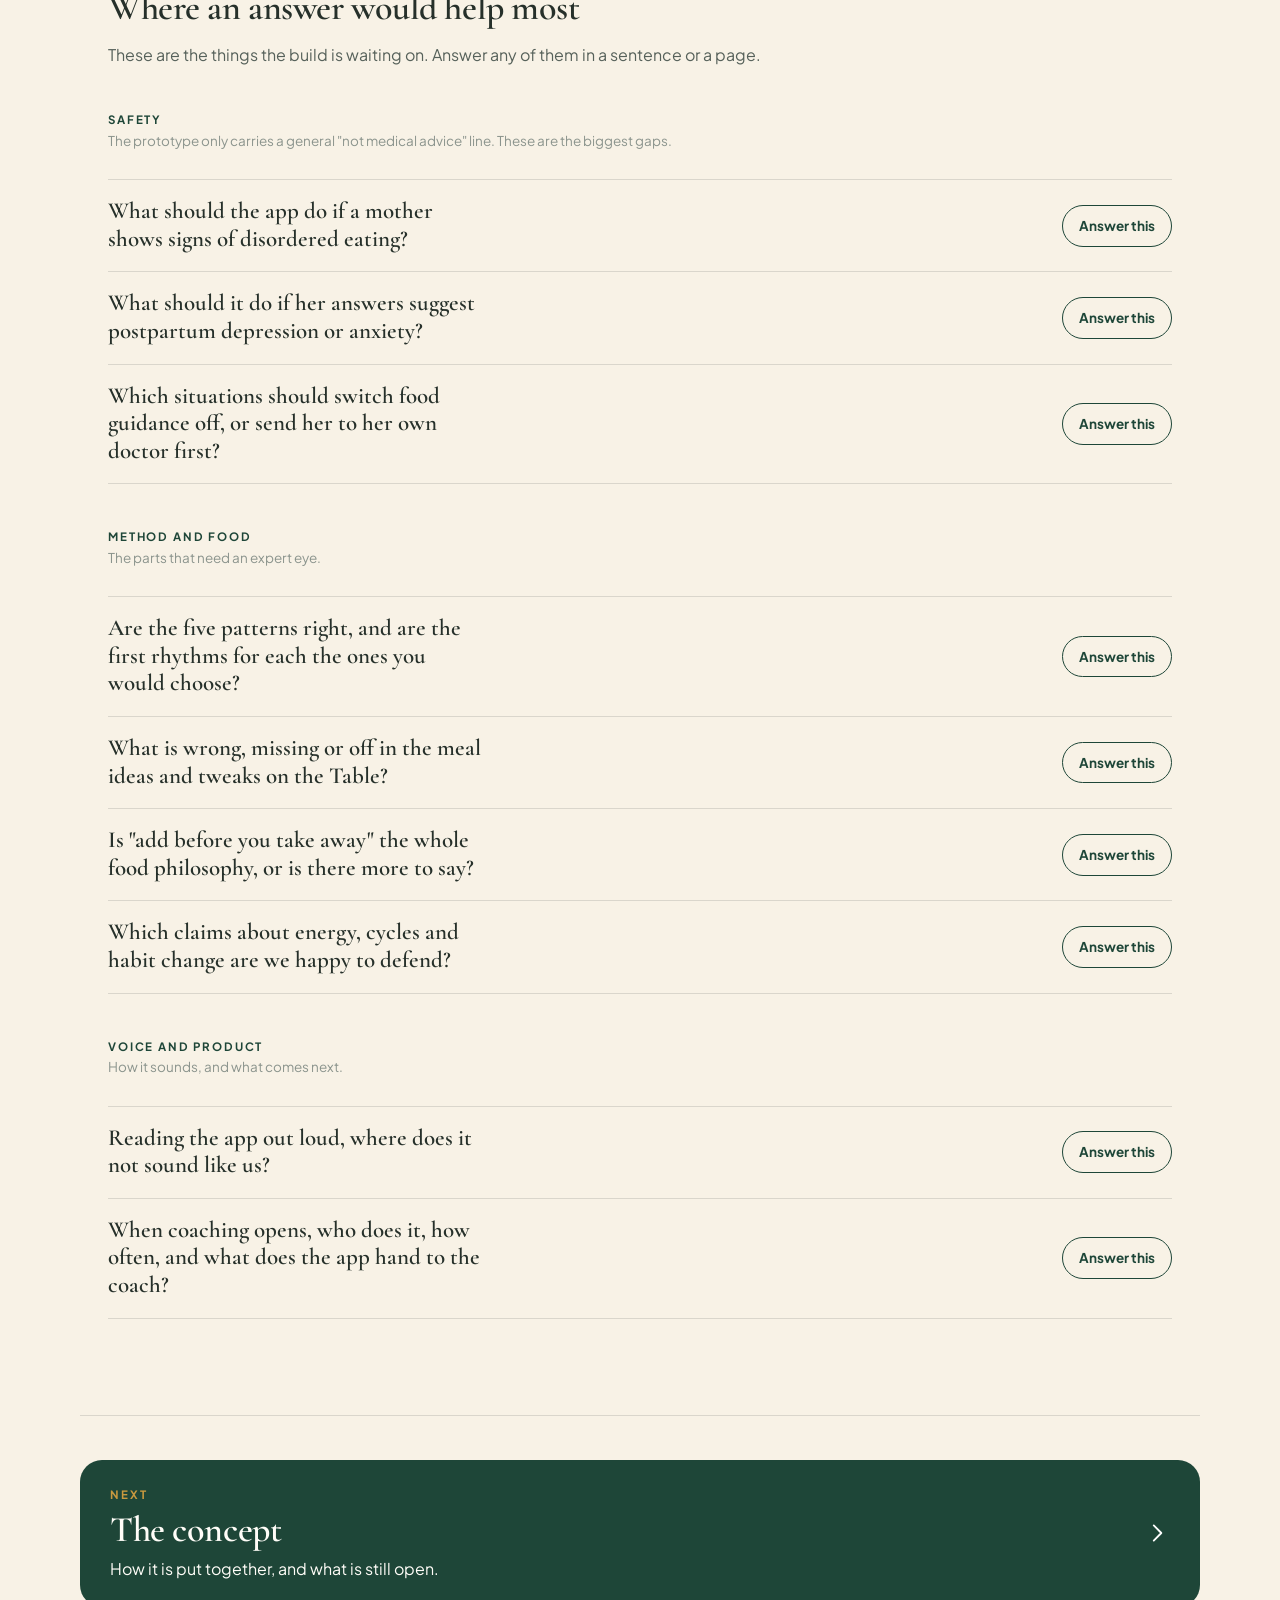
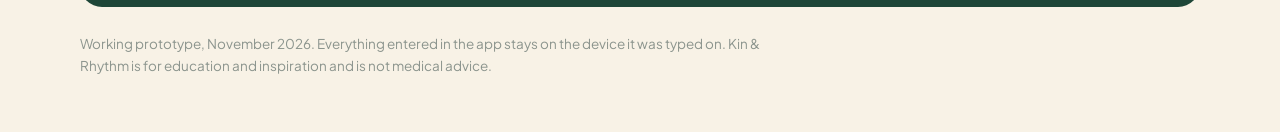
<file: notes.html>
<!DOCTYPE html>
<html lang="en">
<head>
  <meta charset="UTF-8">
  <meta name="viewport" content="width=device-width, initial-scale=1">
  <meta name="robots" content="noindex, nofollow">
  <title>Leave a note · Kin &amp; Rhythm</title>
  <link rel="icon" href="assets/logo.svg">
  <link rel="preconnect" href="https://fonts.googleapis.com">
  <link rel="preconnect" href="https://fonts.gstatic.com" crossorigin>
  <link href="https://fonts.googleapis.com/css2?family=Cormorant+Garamond:ital,wght@0,500;0,600;0,700;1,500;1,600&family=Plus+Jakarta+Sans:wght@400;500;600;700&display=swap" rel="stylesheet">
  <link rel="stylesheet" href="site/site.css">
</head>
<body>
  <header id="site-head"></header>
  <main>

    <div class="wrap">
      <div class="hero">
        <p class="eyebrow">Notes</p>
        <h1 class="display d2">Leave a note</h1>
        <p class="lede">This project is being built by a few people at once. If you are one of them, every screen and every section has a way to say what you think. Notes go to a private inbox that only the team can read.</p>
        <p class="lede">You need a GitHub account that has been invited to the inbox. Without an invitation, the note links show a "not found" page.</p>
      </div>

      <section>
        <div class="section-head"><p class="eyebrow">How it works</p><h2 class="display d3">Three steps</h2></div>
        <ul class="cards three"><li class="card"><img src="assets/icon-spark.svg" alt=""><h3 class="display d4">Find the spot</h3><p>Every section on these pages has a "Leave a note on this" link. In the app, open Demo and tap "Leave a note on this screen".</p></li><li class="card"><img src="assets/sunburst.svg" alt=""><h3 class="display d4">Say it roughly</h3><p>A form opens on GitHub with the place already filled in. Pick the kind of note and write it however it comes.</p></li><li class="card"><img src="assets/moon-4.svg" alt=""><h3 class="display d4">Watch it land</h3><p>Notes are read before the next build session. When one has been dealt with, it is answered with what changed, then closed.</p></li></ul>
        <div class="links"><a data-notes="/issues/new?template=note.yml" target="_blank" rel="noopener">Leave a note about anything</a><a data-notes="/issues" target="_blank" rel="noopener">Open the inbox</a><a data-notes="/blob/main/GUARDRAILS.md" target="_blank" rel="noopener">Read the guardrails</a></div>
      </section>

      <section>
        <div class="section-head"><p class="eyebrow">Kinds of note</p><h2 class="display d3">Whatever is on your mind</h2></div>
        <table class="table plain"><tbody><tr><td>Something is wrong or off</td><td>A screen that confuses, a line that grates, a step that does not work.</td></tr><tr><td>A guardrail</td><td>Something the app must always or never do. These go into the guardrails file.</td></tr><tr><td>Content to change</td><td>Wording, a meal idea, a ritual, a rhythm.</td></tr><tr><td>An idea</td><td>Something it could do that it does not.</td></tr><tr><td>A question</td><td>Anything you want explained or justified.</td></tr></tbody></table>
      </section>

      <section>
        <div class="section-head"><p class="eyebrow">Open questions</p><h2 class="display d3">Where an answer would help most</h2>
          <p>These are the things the build is waiting on. Answer any of them in a sentence or a page.</p></div>
        <div class="group"><p class="eyebrow">Safety</p><p class="note">The prototype only carries a general "not medical advice" line. These are the biggest gaps.</p><ul class="questions"><li><p>What should the app do if a mother shows signs of disordered eating?</p><a data-question="What should the app do if a mother shows signs of disordered eating?" target="_blank" rel="noopener">Answer this</a></li><li><p>What should it do if her answers suggest postpartum depression or anxiety?</p><a data-question="What should it do if her answers suggest postpartum depression or anxiety?" target="_blank" rel="noopener">Answer this</a></li><li><p>Which situations should switch food guidance off, or send her to her own doctor first?</p><a data-question="Which situations should switch food guidance off, or send her to her own doctor first?" target="_blank" rel="noopener">Answer this</a></li></ul></div>
        <div class="group"><p class="eyebrow">Method and food</p><p class="note">The parts that need an expert eye.</p><ul class="questions"><li><p>Are the five patterns right, and are the first rhythms for each the ones you would choose?</p><a data-question="Are the five patterns right, and are the first rhythms for each the ones you would choose?" target="_blank" rel="noopener">Answer this</a></li><li><p>What is wrong, missing or off in the meal ideas and tweaks on the Table?</p><a data-question="What is wrong, missing or off in the meal ideas and tweaks on the Table?" target="_blank" rel="noopener">Answer this</a></li><li><p>Is "add before you take away" the whole food philosophy, or is there more to say?</p><a data-question="Is &quot;add before you take away&quot; the whole food philosophy, or is there more to say?" target="_blank" rel="noopener">Answer this</a></li><li><p>Which claims about energy, cycles and habit change are we happy to defend?</p><a data-question="Which claims about energy, cycles and habit change are we happy to defend?" target="_blank" rel="noopener">Answer this</a></li></ul></div>
        <div class="group"><p class="eyebrow">Voice and product</p><p class="note">How it sounds, and what comes next.</p><ul class="questions"><li><p>Reading the app out loud, where does it not sound like us?</p><a data-question="Reading the app out loud, where does it not sound like us?" target="_blank" rel="noopener">Answer this</a></li><li><p>When coaching opens, who does it, how often, and what does the app hand to the coach?</p><a data-question="When coaching opens, who does it, how often, and what does the app hand to the coach?" target="_blank" rel="noopener">Answer this</a></li></ul></div>
      </section>
    </div>
  </main>
  <footer id="site-foot"></footer>
  <script src="data.js"></script>
  <script src="site/site.js"></script>
</body>
</html>
</file>
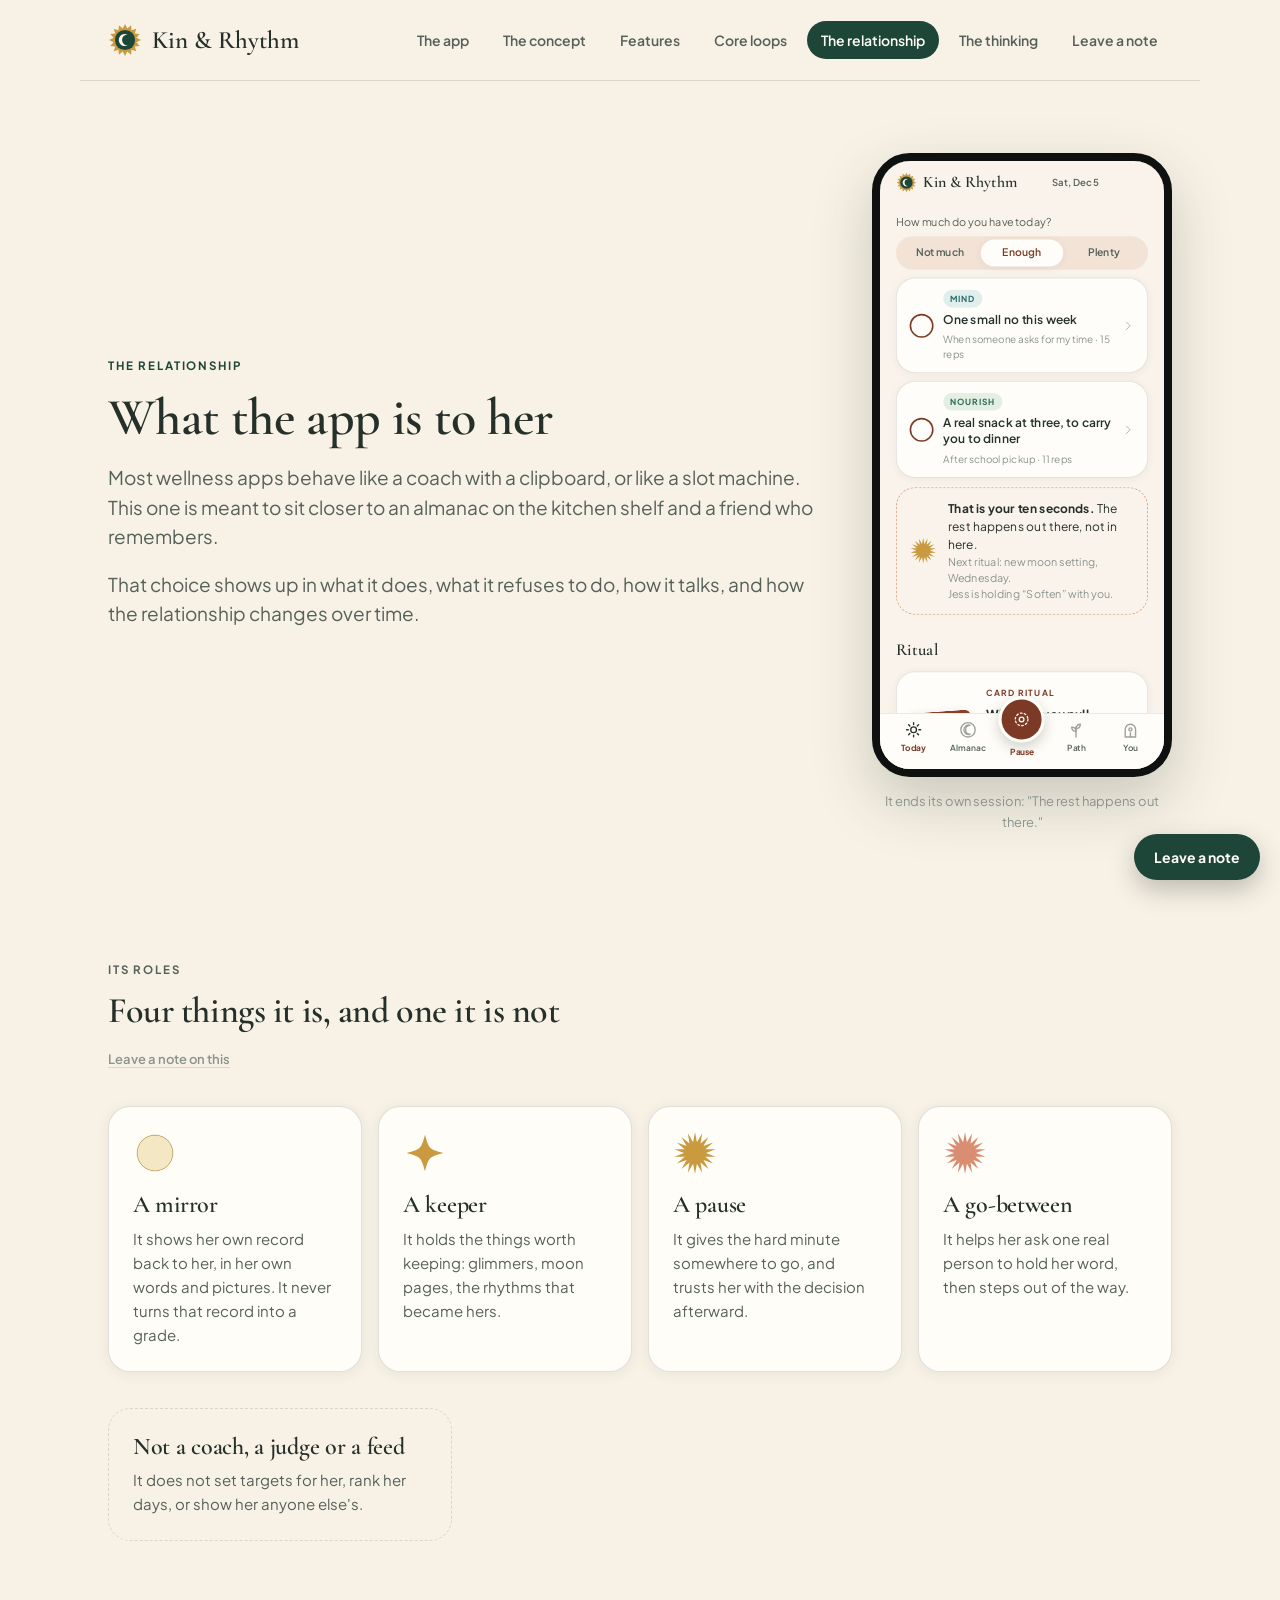
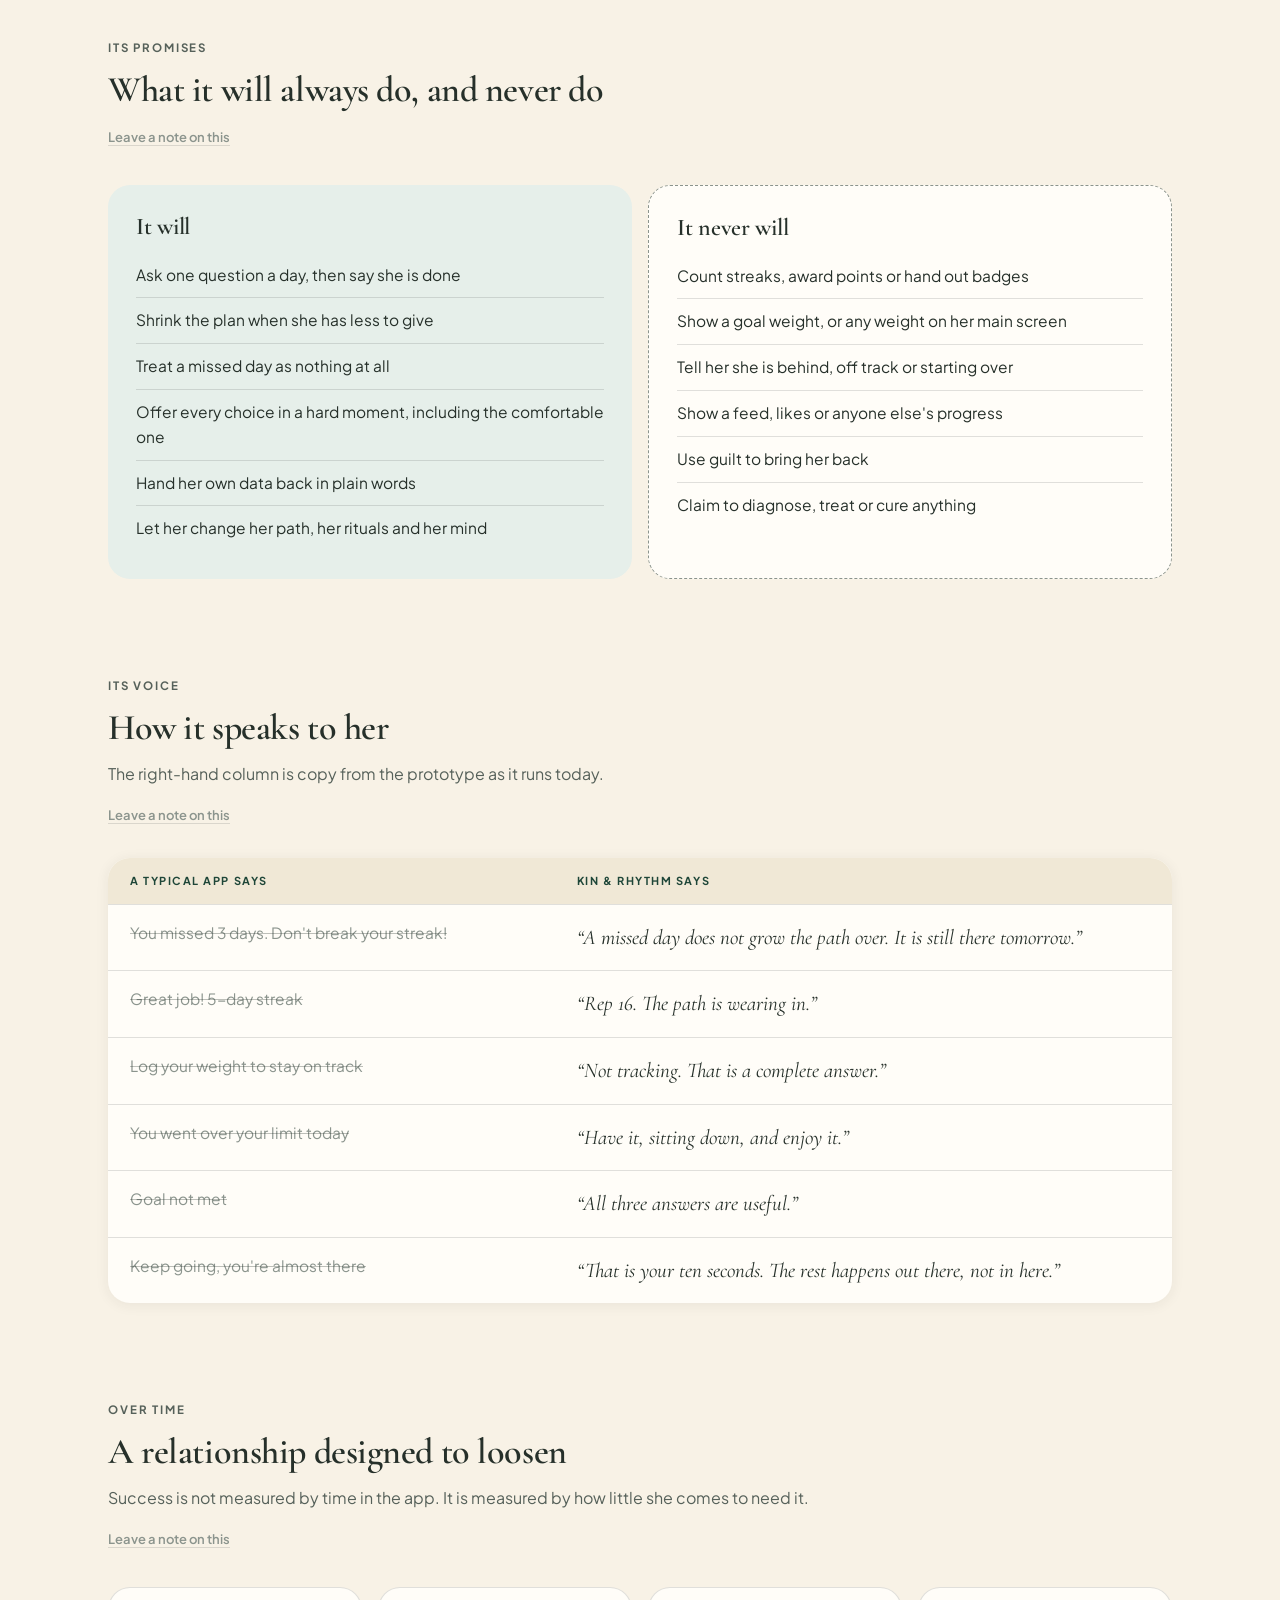
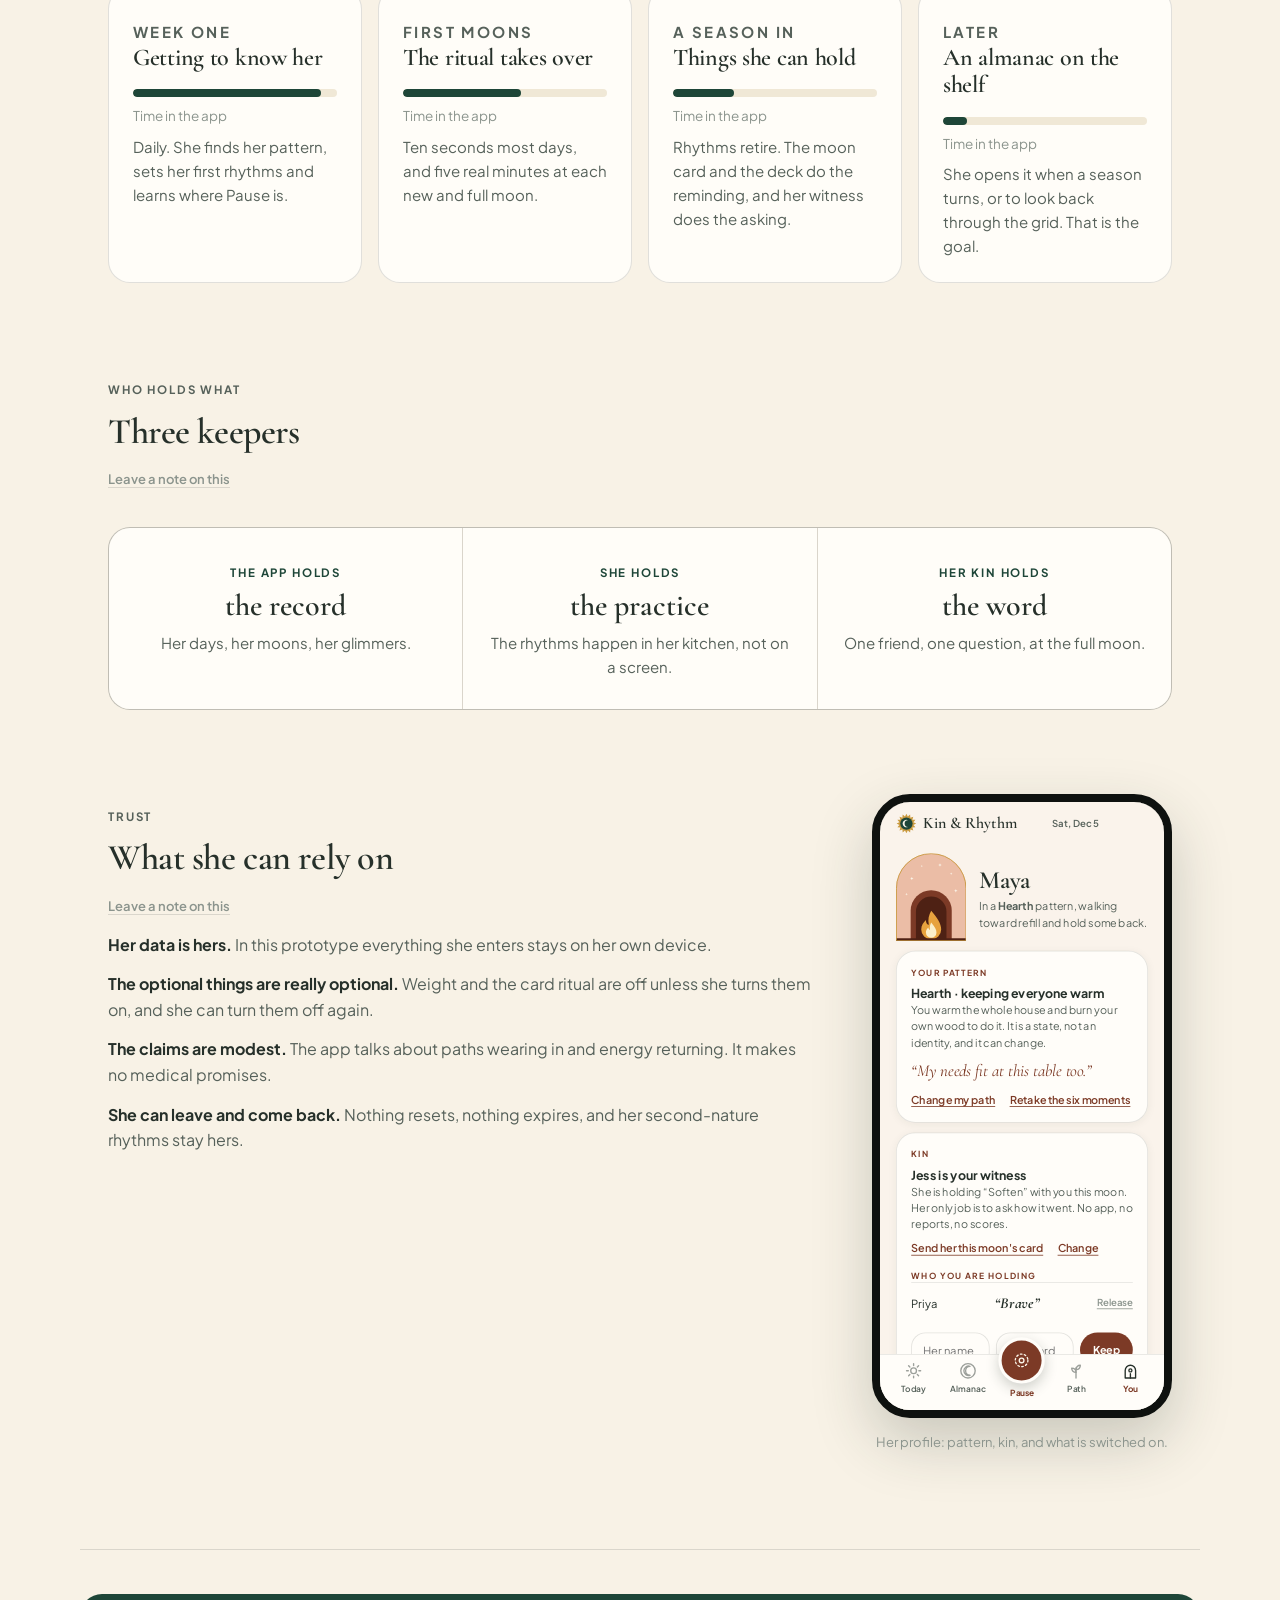
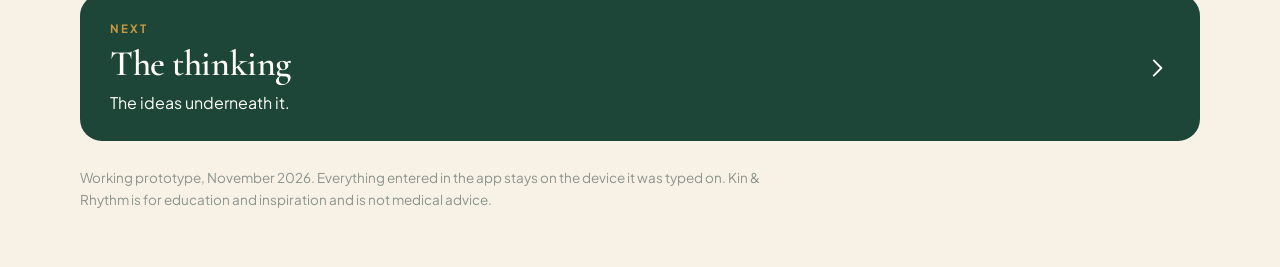
<file: relationship.html>
<!DOCTYPE html>
<html lang="en">
<head>
  <meta charset="UTF-8">
  <meta name="viewport" content="width=device-width, initial-scale=1">
  <meta name="robots" content="noindex, nofollow">
  <title>The relationship · Kin &amp; Rhythm</title>
  <link rel="icon" href="assets/logo.svg">
  <link rel="preconnect" href="https://fonts.googleapis.com">
  <link rel="preconnect" href="https://fonts.gstatic.com" crossorigin>
  <link href="https://fonts.googleapis.com/css2?family=Cormorant+Garamond:ital,wght@0,500;0,600;0,700;1,500;1,600&family=Plus+Jakarta+Sans:wght@400;500;600;700&display=swap" rel="stylesheet">
  <link rel="stylesheet" href="site/site.css">
</head>
<body>
  <header id="site-head"></header>
  <main>

    <div class="wrap">
      <div class="hero split">
        <div>
          <p class="eyebrow">The relationship</p>
          <h1 class="display d2">What the app is to her</h1>
          <p class="lede">Most wellness apps behave like a coach with a clipboard, or like a slot machine. This one is meant to sit closer to an almanac on the kitchen shelf and a friend who remembers.</p>
          <p class="lede">That choice shows up in what it does, what it refuses to do, how it talks, and how the relationship changes over time.</p>
        </div>
        <figure class="device"><div class="device-frame"><iframe loading="lazy" title="Today, closing line" src="app.html#as=maya&amp;tab=today&amp;cap=okay&amp;focus=touch&amp;chrome=0"></iframe></div><figcaption>It ends its own session: "The rest happens out there."</figcaption></figure>
      </div>

      <section>
        <div class="section-head"><p class="eyebrow">Its roles</p><h2 class="display d3">Four things it is, and one it is not</h2></div>
        <ul class="cards"><li class="card"><img src="assets/moon-4.svg" alt=""><h3 class="display d4">A mirror</h3><p>It shows her own record back to her, in her own words and pictures. It never turns that record into a grade.</p></li><li class="card"><img src="assets/icon-spark.svg" alt=""><h3 class="display d4">A keeper</h3><p>It holds the things worth keeping: glimmers, moon pages, the rhythms that became hers.</p></li><li class="card"><img src="assets/sunburst.svg" alt=""><h3 class="display d4">A pause</h3><p>It gives the hard minute somewhere to go, and trusts her with the decision afterward.</p></li><li class="card"><img src="assets/sunburst-rose.svg" alt=""><h3 class="display d4">A go-between</h3><p>It helps her ask one real person to hold her word, then steps out of the way.</p></li></ul>
        <ul class="cards three"><li class="card not"><h3 class="display d4">Not a coach, a judge or a feed</h3><p>It does not set targets for her, rank her days, or show her anyone else's.</p></li></ul>
      </section>

      <section>
        <div class="section-head"><p class="eyebrow">Its promises</p><h2 class="display d3">What it will always do, and never do</h2></div>
        <div class="pair">
          <div class="will"><h3 class="display d4">It will</h3><ul class=""><li>Ask one question a day, then say she is done</li><li>Shrink the plan when she has less to give</li><li>Treat a missed day as nothing at all</li><li>Offer every choice in a hard moment, including the comfortable one</li><li>Hand her own data back in plain words</li><li>Let her change her path, her rituals and her mind</li></ul></div>
          <div class="never"><h3 class="display d4">It never will</h3><ul class=""><li>Count streaks, award points or hand out badges</li><li>Show a goal weight, or any weight on her main screen</li><li>Tell her she is behind, off track or starting over</li><li>Show a feed, likes or anyone else's progress</li><li>Use guilt to bring her back</li><li>Claim to diagnose, treat or cure anything</li></ul></div>
        </div>
      </section>

      <section>
        <div class="section-head"><p class="eyebrow">Its voice</p><h2 class="display d3">How it speaks to her</h2>
          <p>The right-hand column is copy from the prototype as it runs today.</p></div>
        <table class="table"><thead><tr><th>A typical app says</th><th>Kin &amp; Rhythm says</th></tr></thead><tbody><tr><td>You missed 3 days. Don't break your streak!</td><td><q>A missed day does not grow the path over. It is still there tomorrow.</q></td></tr><tr><td>Great job! 5-day streak</td><td><q>Rep 16. The path is wearing in.</q></td></tr><tr><td>Log your weight to stay on track</td><td><q>Not tracking. That is a complete answer.</q></td></tr><tr><td>You went over your limit today</td><td><q>Have it, sitting down, and enjoy it.</q></td></tr><tr><td>Goal not met</td><td><q>All three answers are useful.</q></td></tr><tr><td>Keep going, you're almost there</td><td><q>That is your ten seconds. The rest happens out there, not in here.</q></td></tr></tbody></table>
      </section>

      <section>
        <div class="section-head"><p class="eyebrow">Over time</p><h2 class="display d3">A relationship designed to loosen</h2>
          <p>Success is not measured by time in the app. It is measured by how little she comes to need it.</p></div>
        <ol class="arc"><li><p class="eyebrow">Week one</p><h3 class="display d4">Getting to know her</h3><div class="meter"><i></i></div><span class="note">Time in the app</span><p>Daily. She finds her pattern, sets her first rhythms and learns where Pause is.</p></li><li><p class="eyebrow">First moons</p><h3 class="display d4">The ritual takes over</h3><div class="meter"><i></i></div><span class="note">Time in the app</span><p>Ten seconds most days, and five real minutes at each new and full moon.</p></li><li><p class="eyebrow">A season in</p><h3 class="display d4">Things she can hold</h3><div class="meter"><i></i></div><span class="note">Time in the app</span><p>Rhythms retire. The moon card and the deck do the reminding, and her witness does the asking.</p></li><li><p class="eyebrow">Later</p><h3 class="display d4">An almanac on the shelf</h3><div class="meter"><i></i></div><span class="note">Time in the app</span><p>She opens it when a season turns, or to look back through the grid. That is the goal.</p></li></ol>
      </section>

      <section>
        <div class="section-head"><p class="eyebrow">Who holds what</p><h2 class="display d3">Three keepers</h2></div>
        <ul class="holds"><li><span class="eyebrow">The app holds</span><b>the record</b><p>Her days, her moons, her glimmers.</p></li><li><span class="eyebrow">She holds</span><b>the practice</b><p>The rhythms happen in her kitchen, not on a screen.</p></li><li><span class="eyebrow">Her kin holds</span><b>the word</b><p>One friend, one question, at the full moon.</p></li></ul>
      </section>

      <section>
        <div class="split-idea">
          <div>
            <div class="section-head"><p class="eyebrow">Trust</p><h2 class="display d3">What she can rely on</h2></div>
            <div class="prose">
              <p><b>Her data is hers.</b> In this prototype everything she enters stays on her own device.</p>
              <p><b>The optional things are really optional.</b> Weight and the card ritual are off unless she turns them on, and she can turn them off again.</p>
              <p><b>The claims are modest.</b> The app talks about paths wearing in and energy returning. It makes no medical promises.</p>
              <p><b>She can leave and come back.</b> Nothing resets, nothing expires, and her second-nature rhythms stay hers.</p>
            </div>
          </div>
          <figure class="device"><div class="device-frame"><iframe loading="lazy" title="You screen" src="app.html#as=maya&amp;tab=you&amp;chrome=0"></iframe></div><figcaption>Her profile: pattern, kin, and what is switched on.</figcaption></figure>
        </div>
      </section>
    </div>
  </main>
  <footer id="site-foot"></footer>
  <script src="data.js"></script>
  <script src="site/site.js"></script>
</body>
</html>
</file>
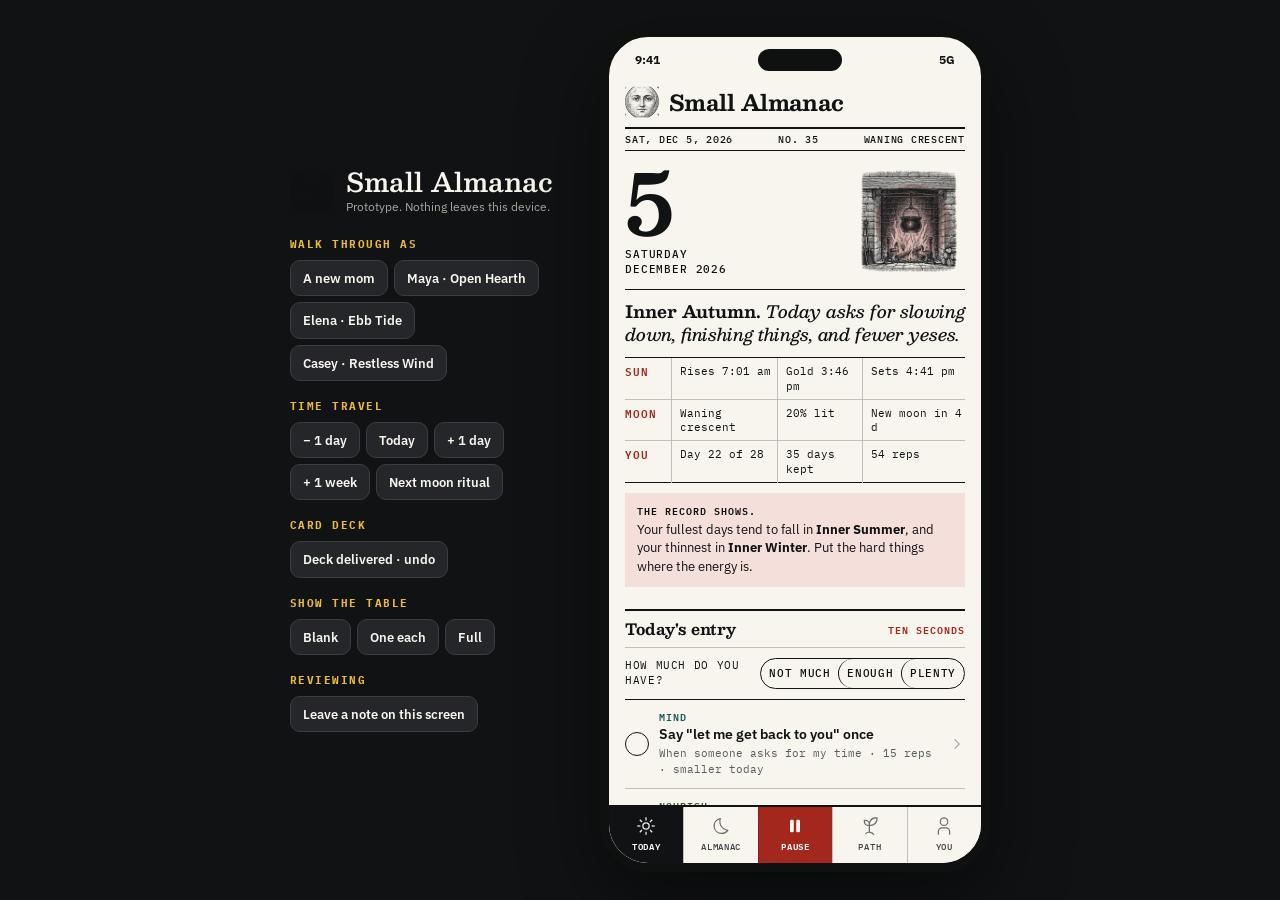
<file: skin-almanac.html>
<!DOCTYPE html>
<html lang="en">
<head>
  <meta charset="UTF-8">
  <meta name="viewport" content="width=device-width, initial-scale=1, viewport-fit=cover">
  <meta name="theme-color" content="#111214">
  <meta name="robots" content="noindex, nofollow">
  <title>Small Almanac</title>
  <link rel="icon" href="brand/skins/almanac/logo.png">
  <link rel="preconnect" href="https://fonts.googleapis.com">
  <link rel="preconnect" href="https://fonts.gstatic.com" crossorigin>
  <link href="https://fonts.googleapis.com/css2?family=Besley:ital,wght@0,500;0,600;0,700;1,500&amp;family=IBM+Plex+Mono:wght@400;500;600&amp;family=IBM+Plex+Sans:wght@400;500;600;700&amp;display=swap" rel="stylesheet">
  <link rel="stylesheet" href="style.css">
  <link rel="stylesheet" href="brand/skins/kit.css">
  <link rel="stylesheet" href="brand/skins/almanac/skin.css">
</head>
<body>

  <aside class="demo" id="demo">
    <div class="demo-head">
      <img src="brand/skins/almanac/logo.png" alt="" class="demo-logo">
      <div>
        <p class="demo-title">Small Almanac</p>
        <p class="demo-sub">Prototype. Nothing leaves this device.</p>
      </div>
      <button class="demo-toggle" data-act="demoToggle" aria-label="Show or hide demo controls">Demo</button>
    </div>
    <div class="demo-body">
      <p class="demo-label">Walk through as</p>
      <div class="demo-row">
        <button class="demo-btn" data-act="fresh">A new mom</button>
        <button class="demo-btn" data-act="persona" data-arg="maya">Maya · Open Hearth</button>
        <button class="demo-btn" data-act="persona" data-arg="elena">Elena · Ebb Tide</button>
        <button class="demo-btn" data-act="persona" data-arg="casey">Casey · Restless Wind</button>
      </div>
      <p class="demo-label">Time travel</p>
      <div class="demo-row">
        <button class="demo-btn" data-act="day" data-arg="-1">− 1 day</button>
        <button class="demo-btn" data-act="day" data-arg="0" id="demo-date">Today</button>
        <button class="demo-btn" data-act="day" data-arg="1">+ 1 day</button>
        <button class="demo-btn" data-act="day" data-arg="7">+ 1 week</button>
        <button class="demo-btn" data-act="toRitual">Next moon ritual</button>
      </div>
      <p class="demo-label">Card deck</p>
      <div class="demo-row">
        <button class="demo-btn" data-act="deckArrive" id="demo-deck">Deliver the deck</button>
      </div>
    </div>
  </aside>

  <main class="phone unclaimed" id="phone">
    <div class="statusbar"><span>9:41</span><span class="island"></span><span>5G</span></div>
    <header class="top" id="top"></header>
    <div class="view" id="view"></div>
    <div class="foot" id="foot" hidden></div>
    <nav class="tabs" id="tabs" hidden></nav>
    <div class="sheet-wrap" id="sheet" hidden>
      <div class="sheet" id="sheet-body"></div>
    </div>
    <div class="toast" id="toast" hidden></div>
  </main>

  <div id="print"></div>

  <script src="data.js"></script>
  <script src="brand/skins/kit.js"></script>
  <script src="brand/skins/almanac/skin.js"></script>
  <script src="rhythm.js"></script>
  <script src="app.js"></script>
</body>
</html>
</file>
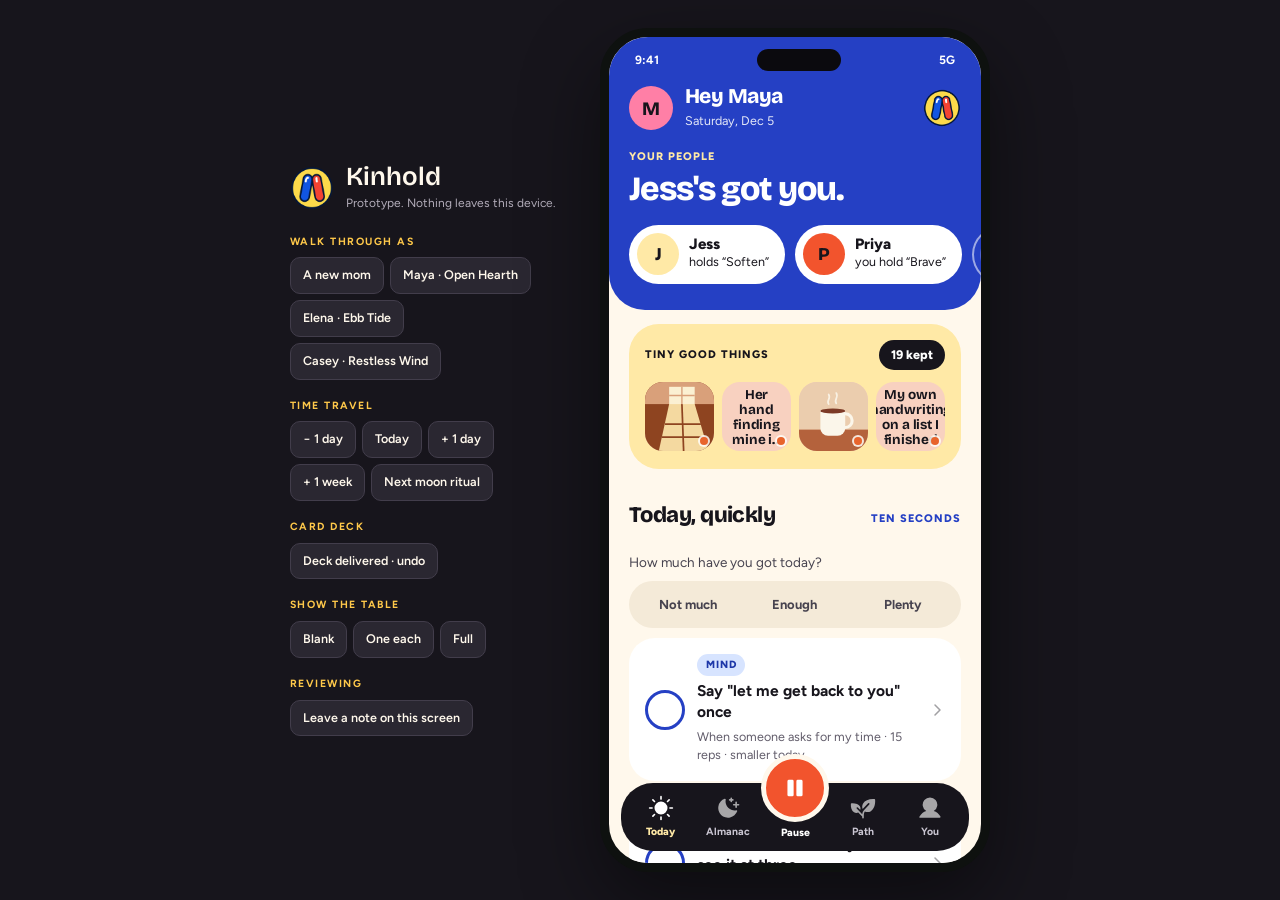
<file: skin-kin.html>
<!DOCTYPE html>
<html lang="en">
<head>
  <meta charset="UTF-8">
  <meta name="viewport" content="width=device-width, initial-scale=1, viewport-fit=cover">
  <meta name="theme-color" content="#17151C">
  <meta name="robots" content="noindex, nofollow">
  <title>Kinhold</title>
  <link rel="icon" href="brand/skins/kin/logo.png">
  <link rel="preconnect" href="https://fonts.googleapis.com">
  <link rel="preconnect" href="https://fonts.gstatic.com" crossorigin>
  <link href="https://fonts.googleapis.com/css2?family=Bricolage+Grotesque:opsz,wght@12..96,500..800&amp;family=Figtree:wght@400;500;600;700;800&amp;display=swap" rel="stylesheet">
  <link rel="stylesheet" href="style.css">
  <link rel="stylesheet" href="brand/skins/kit.css">
  <link rel="stylesheet" href="brand/skins/kin/skin.css">
</head>
<body>

  <aside class="demo" id="demo">
    <div class="demo-head">
      <img src="brand/skins/kin/logo.png" alt="" class="demo-logo">
      <div>
        <p class="demo-title">Kinhold</p>
        <p class="demo-sub">Prototype. Nothing leaves this device.</p>
      </div>
      <button class="demo-toggle" data-act="demoToggle" aria-label="Show or hide demo controls">Demo</button>
    </div>
    <div class="demo-body">
      <p class="demo-label">Walk through as</p>
      <div class="demo-row">
        <button class="demo-btn" data-act="fresh">A new mom</button>
        <button class="demo-btn" data-act="persona" data-arg="maya">Maya · Open Hearth</button>
        <button class="demo-btn" data-act="persona" data-arg="elena">Elena · Ebb Tide</button>
        <button class="demo-btn" data-act="persona" data-arg="casey">Casey · Restless Wind</button>
      </div>
      <p class="demo-label">Time travel</p>
      <div class="demo-row">
        <button class="demo-btn" data-act="day" data-arg="-1">− 1 day</button>
        <button class="demo-btn" data-act="day" data-arg="0" id="demo-date">Today</button>
        <button class="demo-btn" data-act="day" data-arg="1">+ 1 day</button>
        <button class="demo-btn" data-act="day" data-arg="7">+ 1 week</button>
        <button class="demo-btn" data-act="toRitual">Next moon ritual</button>
      </div>
      <p class="demo-label">Card deck</p>
      <div class="demo-row">
        <button class="demo-btn" data-act="deckArrive" id="demo-deck">Deliver the deck</button>
      </div>
    </div>
  </aside>

  <main class="phone unclaimed" id="phone">
    <div class="statusbar"><span>9:41</span><span class="island"></span><span>5G</span></div>
    <header class="top" id="top"></header>
    <div class="view" id="view"></div>
    <div class="foot" id="foot" hidden></div>
    <nav class="tabs" id="tabs" hidden></nav>
    <div class="sheet-wrap" id="sheet" hidden>
      <div class="sheet" id="sheet-body"></div>
    </div>
    <div class="toast" id="toast" hidden></div>
  </main>

  <div id="print"></div>

  <script src="data.js"></script>
  <script src="brand/skins/kit.js"></script>
  <script src="brand/skins/kin/skin.js"></script>
  <script src="rhythm.js"></script>
  <script src="app.js"></script>
</body>
</html>
</file>
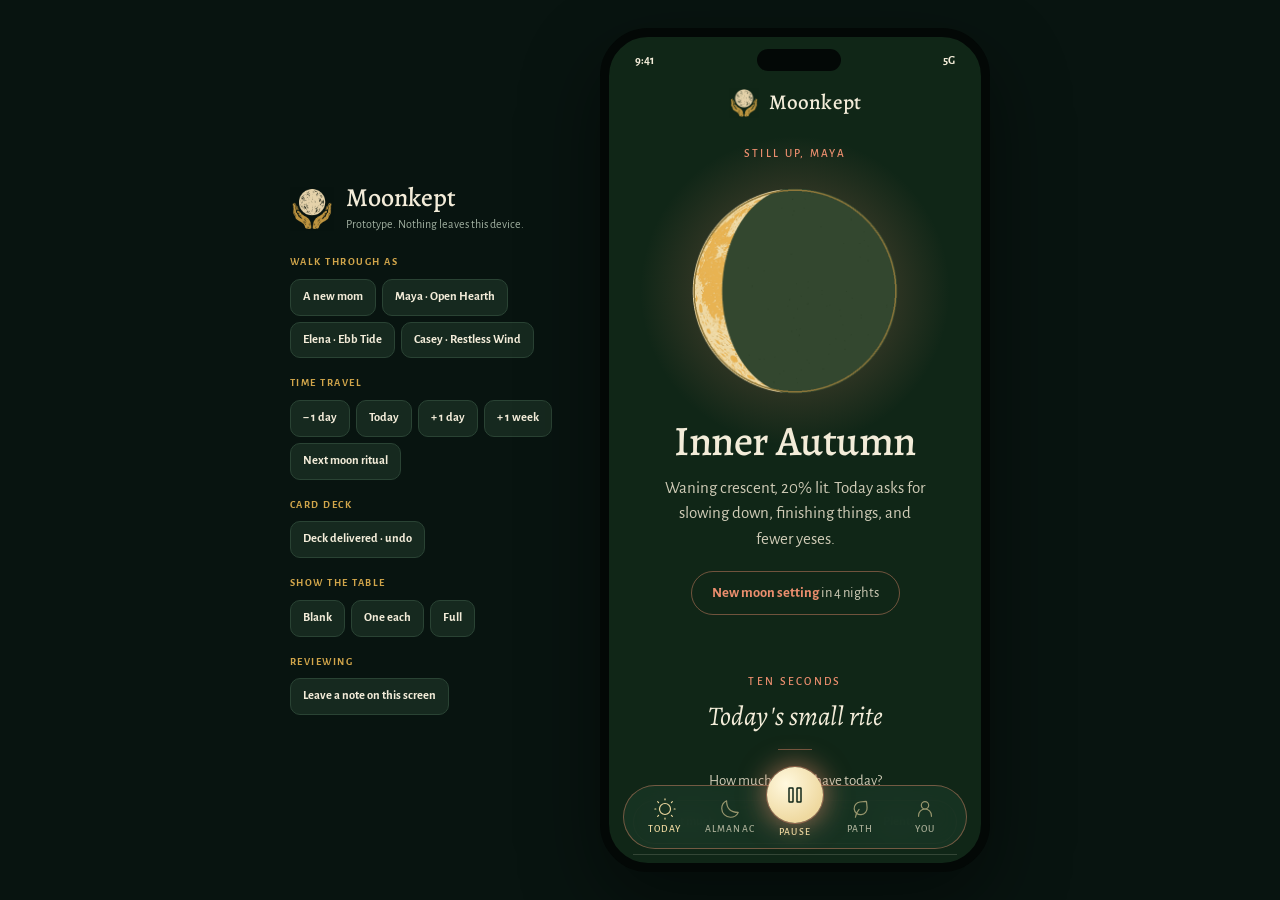
<file: skin-ritual.html>
<!DOCTYPE html>
<html lang="en">
<head>
  <meta charset="UTF-8">
  <meta name="viewport" content="width=device-width, initial-scale=1, viewport-fit=cover">
  <meta name="theme-color" content="#081410">
  <meta name="robots" content="noindex, nofollow">
  <title>Moonkept</title>
  <link rel="icon" href="brand/skins/ritual/logo.png">
  <link rel="preconnect" href="https://fonts.googleapis.com">
  <link rel="preconnect" href="https://fonts.gstatic.com" crossorigin>
  <link href="https://fonts.googleapis.com/css2?family=Alegreya:ital,wght@0,400;0,500;0,600;0,700;1,400;1,500&amp;family=Alegreya+Sans:ital,wght@0,400;0,500;0,700;1,400&amp;display=swap" rel="stylesheet">
  <link rel="stylesheet" href="style.css">
  <link rel="stylesheet" href="brand/skins/kit.css">
  <link rel="stylesheet" href="brand/skins/ritual/skin.css">
</head>
<body>

  <aside class="demo" id="demo">
    <div class="demo-head">
      <img src="brand/skins/ritual/logo.png" alt="" class="demo-logo">
      <div>
        <p class="demo-title">Moonkept</p>
        <p class="demo-sub">Prototype. Nothing leaves this device.</p>
      </div>
      <button class="demo-toggle" data-act="demoToggle" aria-label="Show or hide demo controls">Demo</button>
    </div>
    <div class="demo-body">
      <p class="demo-label">Walk through as</p>
      <div class="demo-row">
        <button class="demo-btn" data-act="fresh">A new mom</button>
        <button class="demo-btn" data-act="persona" data-arg="maya">Maya · Open Hearth</button>
        <button class="demo-btn" data-act="persona" data-arg="elena">Elena · Ebb Tide</button>
        <button class="demo-btn" data-act="persona" data-arg="casey">Casey · Restless Wind</button>
      </div>
      <p class="demo-label">Time travel</p>
      <div class="demo-row">
        <button class="demo-btn" data-act="day" data-arg="-1">− 1 day</button>
        <button class="demo-btn" data-act="day" data-arg="0" id="demo-date">Today</button>
        <button class="demo-btn" data-act="day" data-arg="1">+ 1 day</button>
        <button class="demo-btn" data-act="day" data-arg="7">+ 1 week</button>
        <button class="demo-btn" data-act="toRitual">Next moon ritual</button>
      </div>
      <p class="demo-label">Card deck</p>
      <div class="demo-row">
        <button class="demo-btn" data-act="deckArrive" id="demo-deck">Deliver the deck</button>
      </div>
    </div>
  </aside>

  <main class="phone unclaimed" id="phone">
    <div class="statusbar"><span>9:41</span><span class="island"></span><span>5G</span></div>
    <header class="top" id="top"></header>
    <div class="view" id="view"></div>
    <div class="foot" id="foot" hidden></div>
    <nav class="tabs" id="tabs" hidden></nav>
    <div class="sheet-wrap" id="sheet" hidden>
      <div class="sheet" id="sheet-body"></div>
    </div>
    <div class="toast" id="toast" hidden></div>
  </main>

  <div id="print"></div>

  <script src="data.js"></script>
  <script src="brand/skins/kit.js"></script>
  <script src="brand/skins/ritual/skin.js"></script>
  <script src="rhythm.js"></script>
  <script src="app.js"></script>
</body>
</html>
</file>
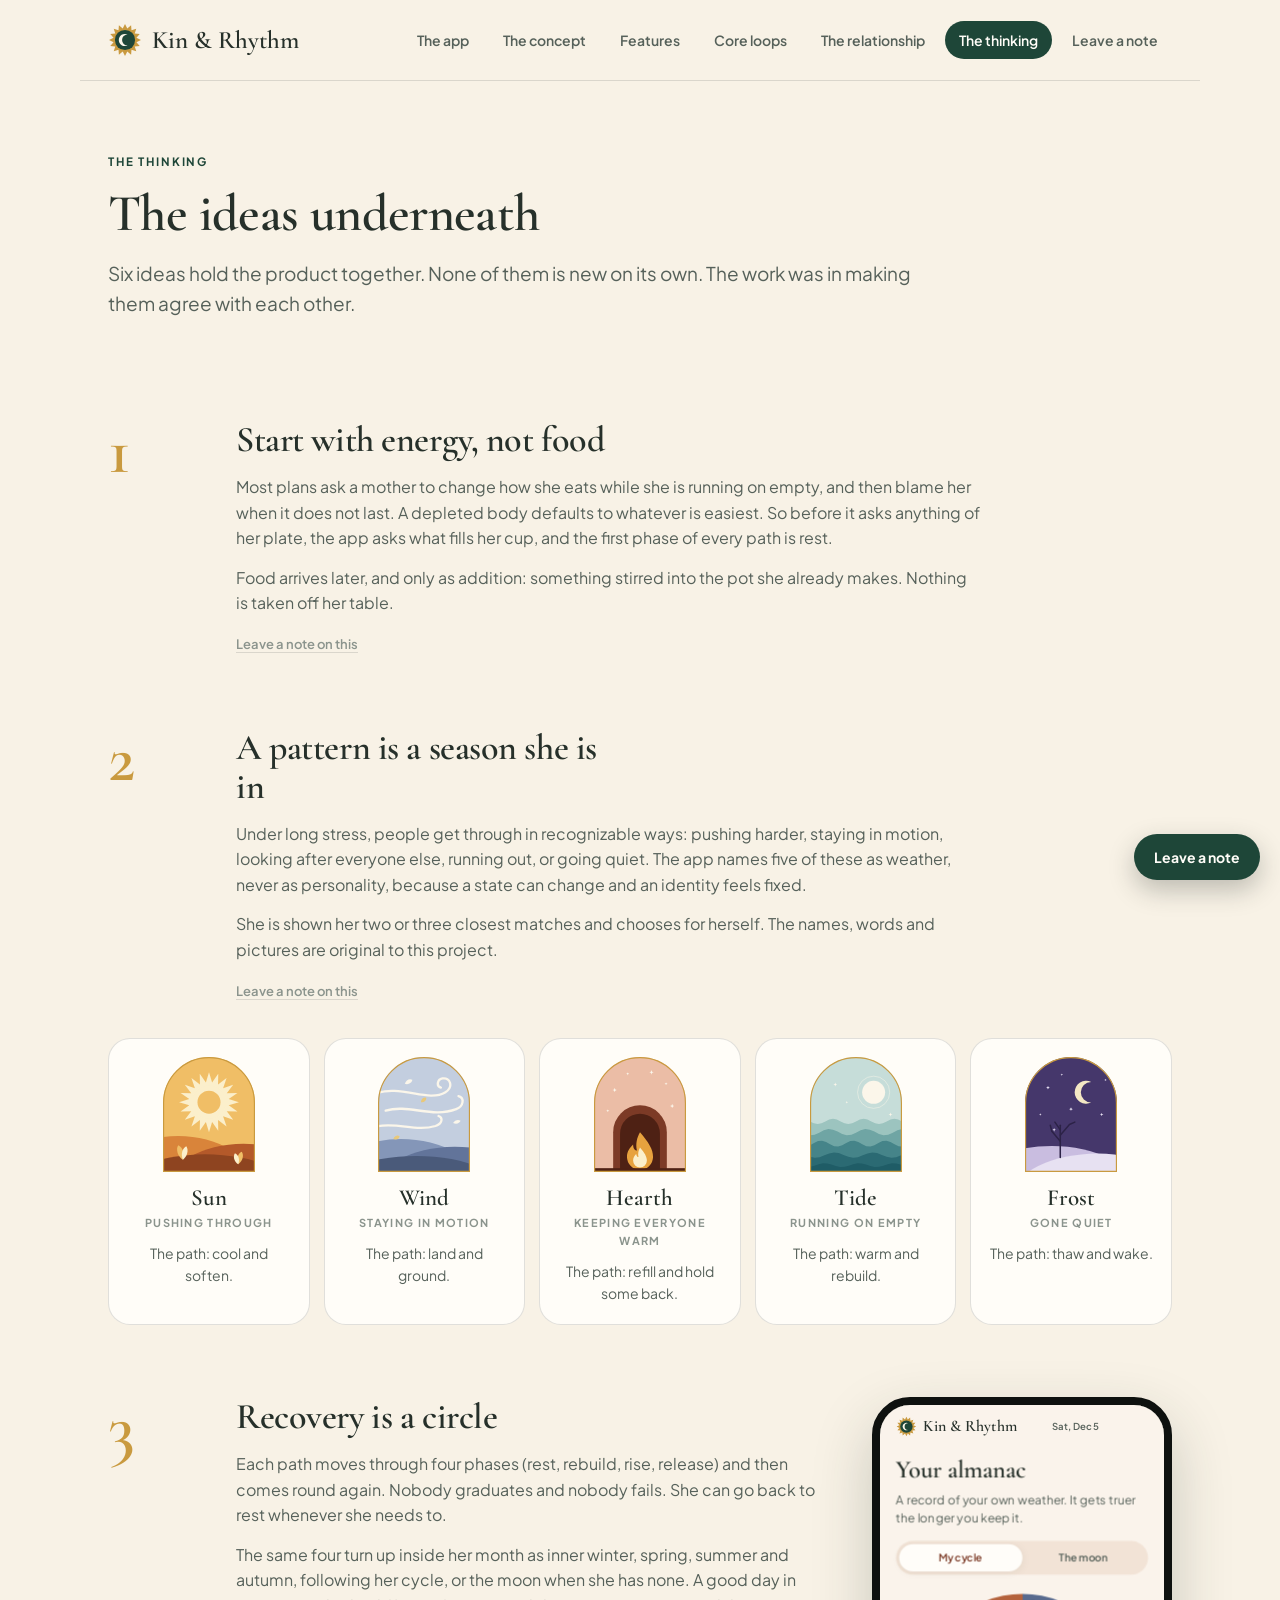
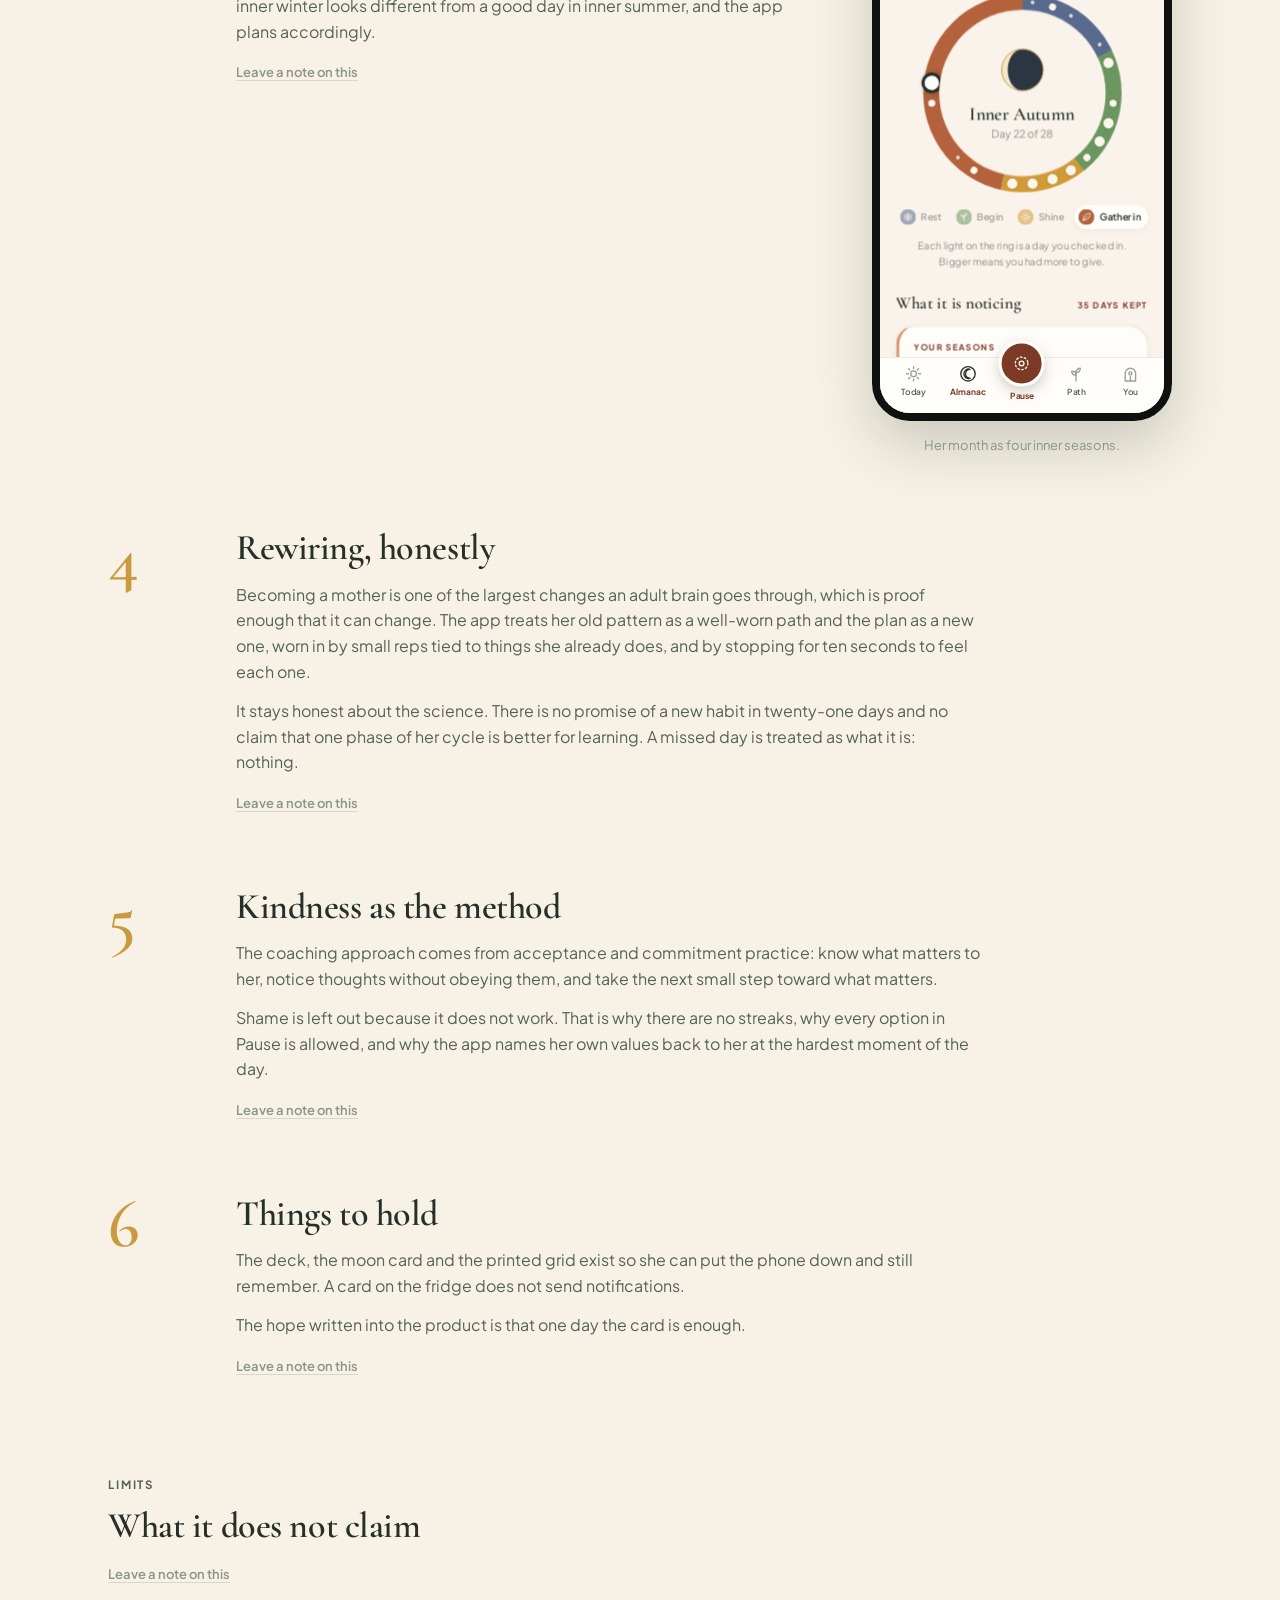
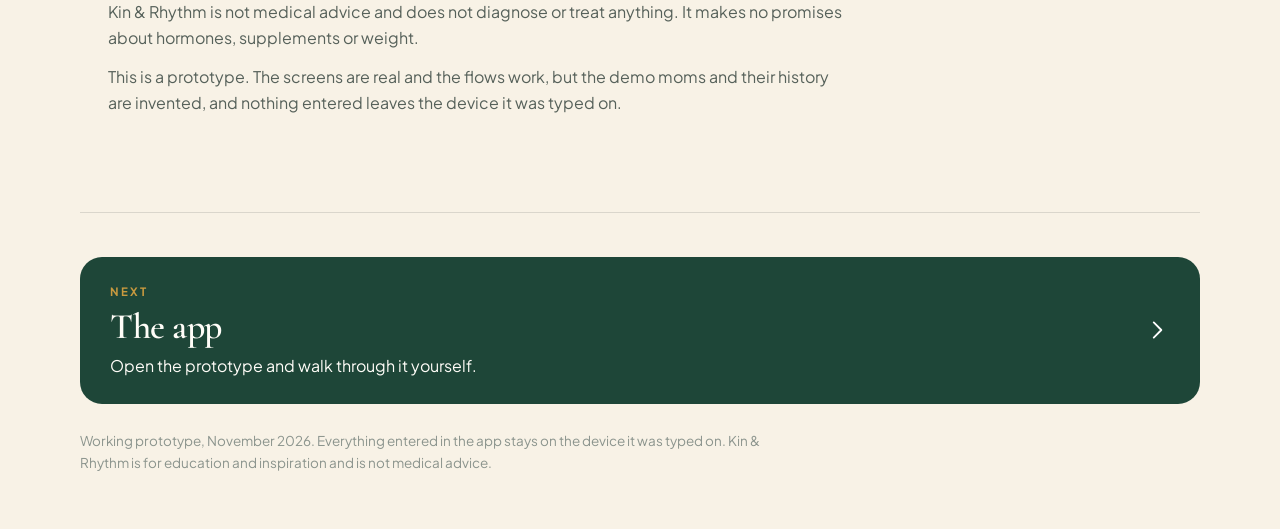
<file: thinking.html>
<!DOCTYPE html>
<html lang="en">
<head>
  <meta charset="UTF-8">
  <meta name="viewport" content="width=device-width, initial-scale=1">
  <meta name="robots" content="noindex, nofollow">
  <title>The thinking · Kin &amp; Rhythm</title>
  <link rel="icon" href="assets/logo.svg">
  <link rel="preconnect" href="https://fonts.googleapis.com">
  <link rel="preconnect" href="https://fonts.gstatic.com" crossorigin>
  <link href="https://fonts.googleapis.com/css2?family=Cormorant+Garamond:ital,wght@0,500;0,600;0,700;1,500;1,600&family=Plus+Jakarta+Sans:wght@400;500;600;700&display=swap" rel="stylesheet">
  <link rel="stylesheet" href="site/site.css">
</head>
<body>
  <header id="site-head"></header>
  <main>

    <div class="wrap">
      <div class="hero">
        <p class="eyebrow">The thinking</p>
        <h1 class="display d2">The ideas underneath</h1>
        <p class="lede">Six ideas hold the product together. None of them is new on its own. The work was in making them agree with each other.</p>
      </div>
      <article class="idea"><p class="num">1</p><div><h2 class="display d3">Start with energy, not food</h2><div class="prose"><p>Most plans ask a mother to change how she eats while she is running on empty, and then blame her when it does not last. A depleted body defaults to whatever is easiest. So before it asks anything of her plate, the app asks what fills her cup, and the first phase of every path is rest.</p><p>Food arrives later, and only as addition: something stirred into the pot she already makes. Nothing is taken off her table.</p></div></div></article>
      <article class="idea"><p class="num">2</p><div><h2 class="display d3">A pattern is a season she is in</h2><div class="prose"><p>Under long stress, people get through in recognizable ways: pushing harder, staying in motion, looking after everyone else, running out, or going quiet. The app names five of these as weather, never as personality, because a state can change and an identity feels fixed.</p><p>She is shown her two or three closest matches and chooses for herself. The names, words and pictures are original to this project.</p></div></div><ul class="patterns wide"><li><img src="assets/pattern-sun.svg" alt=""><b>Sun</b><span>Pushing through</span><p>The path: cool and soften.</p></li><li><img src="assets/pattern-wind.svg" alt=""><b>Wind</b><span>Staying in motion</span><p>The path: land and ground.</p></li><li><img src="assets/pattern-hearth.svg" alt=""><b>Hearth</b><span>Keeping everyone warm</span><p>The path: refill and hold some back.</p></li><li><img src="assets/pattern-tide.svg" alt=""><b>Tide</b><span>Running on empty</span><p>The path: warm and rebuild.</p></li><li><img src="assets/pattern-frost.svg" alt=""><b>Frost</b><span>Gone quiet</span><p>The path: thaw and wake.</p></li></ul></article>
      <article class="idea"><p class="num">3</p><div class="split-idea"><div><h2 class="display d3">Recovery is a circle</h2><div class="prose"><p>Each path moves through four phases (rest, rebuild, rise, release) and then comes round again. Nobody graduates and nobody fails. She can go back to rest whenever she needs to.</p><p>The same four turn up inside her month as inner winter, spring, summer and autumn, following her cycle, or the moon when she has none. A good day in inner winter looks different from a good day in inner summer, and the app plans accordingly.</p></div></div><figure class="device"><div class="device-frame"><iframe loading="lazy" title="Almanac wheel" src="app.html#as=maya&amp;tab=rhythm&amp;chrome=0"></iframe></div><figcaption>Her month as four inner seasons.</figcaption></figure></div></article>
      <article class="idea"><p class="num">4</p><div><h2 class="display d3">Rewiring, honestly</h2><div class="prose"><p>Becoming a mother is one of the largest changes an adult brain goes through, which is proof enough that it can change. The app treats her old pattern as a well-worn path and the plan as a new one, worn in by small reps tied to things she already does, and by stopping for ten seconds to feel each one.</p><p>It stays honest about the science. There is no promise of a new habit in twenty-one days and no claim that one phase of her cycle is better for learning. A missed day is treated as what it is: nothing.</p></div></div></article>
      <article class="idea"><p class="num">5</p><div><h2 class="display d3">Kindness as the method</h2><div class="prose"><p>The coaching approach comes from acceptance and commitment practice: know what matters to her, notice thoughts without obeying them, and take the next small step toward what matters.</p><p>Shame is left out because it does not work. That is why there are no streaks, why every option in Pause is allowed, and why the app names her own values back to her at the hardest moment of the day.</p></div></div></article>
      <article class="idea"><p class="num">6</p><div><h2 class="display d3">Things to hold</h2><div class="prose"><p>The deck, the moon card and the printed grid exist so she can put the phone down and still remember. A card on the fridge does not send notifications.</p><p>The hope written into the product is that one day the card is enough.</p></div></div></article>

      <section>
        <div class="section-head"><p class="eyebrow">Limits</p><h2 class="display d3">What it does not claim</h2></div>
        <div class="prose">
          <p>Kin &amp; Rhythm is not medical advice and does not diagnose or treat anything. It makes no promises about hormones, supplements or weight.</p>
          <p>This is a prototype. The screens are real and the flows work, but the demo moms and their history are invented, and nothing entered leaves the device it was typed on.</p>
        </div>
      </section>
    </div>
  </main>
  <footer id="site-foot"></footer>
  <script src="data.js"></script>
  <script src="site/site.js"></script>
</body>
</html>
</file>
<file: site/site.css>
/* Kin & Rhythm project site.
   Same look as the app runs in today. These tokens mirror the default brand tokens in style.css. */

:root {
  --canvas: #F8F2E6;
  --surface: #FFFDF8;
  --subtle: #F0E8D6;
  --primary: #1E4638;
  --deep: #153329;
  --gold: #C99A3F;
  --tint: #E6EFEA;
  --ink: #26302A;
  --ink-2: #56615A;
  --ink-3: #8B948D;
  --line: rgba(38, 48, 42, .14);
  --cream: #FBF6EA;
  --font-display: 'Cormorant Garamond', Georgia, serif;
  --font-sans: 'Plus Jakarta Sans', -apple-system, BlinkMacSystemFont, 'Segoe UI', sans-serif;
  --wrap: 1120px;
  --r: 22px;
  --shadow: 0 2px 14px rgba(38, 48, 42, .07);
  --ease: cubic-bezier(.22, 1, .36, 1);
}

*, *::before, *::after { box-sizing: border-box; }
html { scroll-behavior: smooth; }
body { margin: 0; background: var(--canvas); color: var(--ink); font: 16px/1.6 var(--font-sans); -webkit-font-smoothing: antialiased; }
h1, h2, h3, p, ul, ol, figure, table { margin: 0; }
ul, ol { padding: 0; list-style: none; }
img { display: block; max-width: 100%; }
a { color: inherit; text-underline-offset: 3px; text-decoration-color: var(--gold); }
b, strong { font-weight: 700; }

.wrap { max-width: var(--wrap); margin: 0 auto; padding: 0 28px; }
.eyebrow { font-size: 11.5px; font-weight: 700; letter-spacing: .16em; text-transform: uppercase; color: var(--primary); }
.display { font-family: var(--font-display); font-weight: 600; letter-spacing: -.012em; line-height: 1.04; }
.d1 { font-size: clamp(46px, 7vw, 84px); }
.d2 { font-size: clamp(34px, 4.4vw, 52px); }
.d3 { font-size: clamp(27px, 3vw, 36px); line-height: 1.1; }
.d4 { font-size: 24px; line-height: 1.15; }
.lede { font-size: 19px; line-height: 1.55; color: var(--ink-2); max-width: 58ch; margin-top: 18px; }
.prose { max-width: 62ch; }
.prose p { margin-top: 14px; color: var(--ink-2); }
.prose p b { color: var(--ink); }
.note { font-size: 13.5px; color: var(--ink-3); }

/* ---------- header, footer ---------- */
.site-head { display: flex; align-items: center; justify-content: space-between; gap: 16px 28px; flex-wrap: wrap; padding-top: 20px; padding-bottom: 20px; border-bottom: 1px solid var(--line); }
.brand { display: flex; align-items: center; gap: 10px; text-decoration: none; font-family: var(--font-display); font-size: 25px; font-weight: 600; }
.brand img { width: 34px; height: 34px; }
.nav { display: flex; flex-wrap: wrap; gap: 6px; }
.nav a { padding: 8px 14px; border-radius: 999px; font-size: 14px; font-weight: 600; color: var(--ink-2); text-decoration: none; transition: background-color .2s, color .2s; }
.nav a:hover { background: var(--subtle); color: var(--ink); }
.nav a.on { background: var(--primary); color: var(--surface); }
.site-foot { margin-top: 96px; padding: 44px 0 56px; border-top: 1px solid var(--line); }
.next { display: flex; align-items: center; justify-content: space-between; gap: 20px; padding: 26px 30px; border-radius: var(--r); background: var(--primary); color: var(--surface); text-decoration: none; transition: background-color .25s, transform .25s var(--ease); }
.next:hover { background: var(--deep); transform: translateY(-2px); }
.next .eyebrow { color: var(--gold); }
.next .display, .next .eyebrow { display: block; }
.next .display { margin: 6px 0; }
.tile-app .display, .tile-app .eyebrow { display: block; }
.tile-app .display { margin-top: 8px; }
.next img { width: 26px; height: 26px; filter: invert(1) brightness(1.6); }
.site-foot .note { margin-top: 26px; max-width: 70ch; }

/* ---------- notes ---------- */
.note-link { display: inline-block; margin-top: 18px; font-size: 13px; font-weight: 600; color: var(--ink-3); text-decoration-color: var(--line); }
.note-link:hover { color: var(--primary); text-decoration-color: var(--gold); }
.note-fab { position: fixed; right: 20px; bottom: 20px; z-index: 30; padding: 12px 20px; border-radius: 999px; background: var(--primary); color: var(--surface); font-size: 14px; font-weight: 700; text-decoration: none; box-shadow: 0 10px 26px rgba(38, 48, 42, .28); transition: background-color .2s, transform .2s var(--ease); }
.note-fab:hover { background: var(--deep); transform: translateY(-2px); }
.questions { margin-top: 28px; }
.questions li { display: flex; align-items: center; justify-content: space-between; gap: 20px; padding: 18px 0; border-top: 1px solid var(--line); }
.questions li:last-child { border-bottom: 1px solid var(--line); }
.questions p { font-family: var(--font-display); font-size: 23px; font-weight: 600; line-height: 1.2; max-width: 34ch; }
.questions a { flex-shrink: 0; padding: 9px 16px; border-radius: 999px; border: 1.5px solid var(--primary); font-size: 13.5px; font-weight: 700; color: var(--primary); text-decoration: none; transition: background-color .2s, color .2s; }
.questions a:hover { background: var(--primary); color: var(--surface); }
.group { margin-top: 44px; }
.links { display: flex; flex-wrap: wrap; gap: 10px; margin-top: 24px; }
.links a { padding: 11px 18px; border-radius: 999px; background: var(--surface); border: 1px solid var(--line); font-size: 14px; font-weight: 600; text-decoration: none; }
.links a:hover { border-color: var(--primary); }

/* ---------- page top ---------- */
.hero { padding: 72px 0 30px; }
.hero .display { margin-top: 16px; max-width: 20ch; }
.hero.split { display: grid; grid-template-columns: minmax(0, 1fr) auto; gap: 56px; align-items: center; }
.hero-art { display: flex; align-items: center; gap: 8px; margin-bottom: 26px; }
.hero-art img { width: 60px; height: 60px; }

section { padding-top: 84px; scroll-margin-top: 20px; }
.section-head { max-width: 62ch; }
.section-head .display { margin-top: 12px; }
.section-head p { margin-top: 14px; color: var(--ink-2); }

/* ---------- hub tiles ---------- */
.tiles { display: grid; grid-template-columns: repeat(4, 1fr); gap: 16px; margin-top: 44px; }
.tile { display: flex; flex-direction: column; gap: 10px; min-height: 216px; padding: 26px; border-radius: var(--r); background: var(--surface); border: 1px solid var(--line); box-shadow: var(--shadow); text-decoration: none; transition: transform .25s var(--ease), box-shadow .25s; }
.tile:hover { transform: translateY(-3px); box-shadow: 0 12px 30px rgba(38, 48, 42, .12); }
.tile p { color: var(--ink-2); font-size: 15px; }
.tile .go { margin-top: auto; font-size: 13.5px; font-weight: 700; color: var(--primary); }
.tile-app { grid-column: 1 / -1; flex-direction: row; align-items: center; gap: 34px; min-height: 0; padding: 34px; background: var(--primary); border-color: transparent; color: var(--surface); }
.tile-app > img { width: 104px; flex-shrink: 0; }
.tile-app p { color: var(--surface); opacity: .86; max-width: 52ch; font-size: 16px; margin-top: 8px; }
.tile-app .eyebrow, .tile-app .go { color: var(--gold); }
.tile-app .go { display: block; margin-top: 18px; font-size: 15px; }
.tile-wide { grid-column: 1 / -1; flex-direction: row; align-items: center; justify-content: space-between; gap: 34px; min-height: 0; }
.tile-wide > span:first-child { display: flex; flex-direction: column; gap: 10px; max-width: 54ch; }
.marks { display: flex; gap: 16px; flex-shrink: 0; }
.mark { display: flex; flex-direction: column; align-items: center; gap: 8px; font-size: 12px; font-weight: 600; color: var(--ink-2); }
.mark img { width: 88px; height: 88px; padding: 16px; border-radius: 22px; border: 1px solid var(--line); }
.mark-ritual img { background: #102617; }
.mark-almanac img { background: #F7F5EE; }
.mark-kin img { background: #2540C4; }
.as { display: flex; flex-wrap: wrap; align-items: center; gap: 8px 10px; margin-top: 16px; font-size: 13.5px; color: var(--ink-2); }
.as a { padding: 7px 14px; border-radius: 999px; background: var(--surface); border: 1px solid var(--line); font-weight: 600; text-decoration: none; }
.as a:hover { border-color: var(--primary); }

.minute { display: grid; grid-template-columns: repeat(4, 1fr); gap: 1px; margin-top: 40px; border-radius: var(--r); overflow: hidden; background: var(--line); border: 1px solid var(--line); }
.minute li { padding: 26px 24px; background: var(--surface); }
.minute b { display: block; font-family: var(--font-display); font-size: 25px; font-weight: 600; line-height: 1.1; }
.minute span { display: block; margin-top: 8px; font-size: 14.5px; color: var(--ink-2); }

/* ---------- live screens ---------- */
.device { width: 300px; flex-shrink: 0; }
.device-frame { width: 300px; height: 624px; border-radius: 38px; border: 8px solid #0E110F; background: #0E110F; overflow: hidden; box-shadow: 0 24px 60px rgba(38, 48, 42, .22); }
.device iframe { width: 355px; height: 760px; border: 0; transform: scale(.8); transform-origin: 0 0; background: var(--canvas); }
.device figcaption { margin-top: 14px; font-size: 13px; color: var(--ink-3); text-align: center; }
.devices { display: flex; flex-wrap: wrap; gap: 28px; }

.feature { display: grid; grid-template-columns: minmax(0, 1fr) auto; gap: 64px; align-items: center; padding-top: 84px; }
.feature.flip > .feature-text { order: 2; }
.feature-text .display { margin-top: 12px; }
.feature-text > p { margin-top: 16px; color: var(--ink-2); max-width: 54ch; }
.why { margin-top: 22px; padding: 16px 20px; border-left: 3px solid var(--gold); background: var(--surface); border-radius: 0 14px 14px 0; max-width: 54ch; font-size: 15px; }
.why b { display: block; font-size: 11px; letter-spacing: .14em; text-transform: uppercase; color: var(--primary); margin-bottom: 4px; }
.points { margin-top: 20px; max-width: 54ch; }
.points li { position: relative; padding: 9px 0 9px 26px; border-top: 1px solid var(--line); font-size: 15px; }
.points li::before { content: ''; position: absolute; left: 4px; top: 18px; width: 8px; height: 8px; border-radius: 50%; background: var(--gold); }
.jump { display: flex; flex-wrap: wrap; gap: 8px; margin-top: 30px; }
.jump a { padding: 7px 14px; border-radius: 999px; border: 1px solid var(--line); background: var(--surface); font-size: 13.5px; font-weight: 600; text-decoration: none; }
.jump a:hover { border-color: var(--primary); }

/* ---------- loops ---------- */
.loop-block { display: grid; grid-template-columns: minmax(0, 1fr) auto; gap: 56px; align-items: center; padding-top: 84px; }
.loop-main .display { margin-top: 12px; }
.loop-main > p { margin-top: 14px; color: var(--ink-2); max-width: 56ch; }
.loop { --rad: 172px; position: relative; width: calc(var(--rad) * 2 + 150px); max-width: 100%; aspect-ratio: 1; margin: 40px 0 0; counter-reset: step; }
.loop::before { content: ''; position: absolute; inset: 75px; border-radius: 50%; border: 1.5px dashed var(--gold); }
.loop li { --a: calc(360deg / var(--n) * var(--i) - 90deg); position: absolute; left: 50%; top: 50%; width: 138px; padding: 12px 10px 12px; border-radius: 16px; background: var(--surface); border: 1px solid var(--line); box-shadow: var(--shadow); text-align: center; transform: translate(-50%, -50%) translate(calc(cos(var(--a)) * var(--rad)), calc(sin(var(--a)) * var(--rad))); counter-increment: step; }
.loop li::before { content: counter(step); position: absolute; top: -11px; left: 50%; width: 22px; height: 22px; margin-left: -11px; border-radius: 50%; background: var(--primary); color: var(--surface); font-size: 11.5px; font-weight: 700; line-height: 22px; }
.loop li b { display: block; font-family: var(--font-display); font-size: 20px; font-weight: 600; line-height: 1.1; }
.loop li span { display: block; margin-top: 4px; font-size: 12px; line-height: 1.35; color: var(--ink-2); }
.loop li.loop-core { width: 150px; padding: 0; background: none; border: 0; box-shadow: none; transform: translate(-50%, -50%); counter-increment: none; }
.loop li.loop-core::before { display: none; }
.loop li.loop-core b { font-size: 27px; }
.loop li.loop-core span { font-size: 11px; font-weight: 700; letter-spacing: .14em; text-transform: uppercase; color: var(--primary); }
.loop[data-n="4"] { --n: 4; }
.loop[data-n="5"] { --n: 5; }
.loop[data-n="6"] { --n: 6; }
.loop li:nth-child(1) { --i: 0; }
.loop li:nth-child(2) { --i: 1; }
.loop li:nth-child(3) { --i: 2; }
.loop li:nth-child(4) { --i: 3; }
.loop li:nth-child(5) { --i: 4; }
.loop li:nth-child(6) { --i: 5; }
.gives { display: grid; grid-template-columns: repeat(2, 1fr); gap: 12px; margin-top: 28px; max-width: 600px; }
.gives div { padding: 16px 18px; border-radius: 16px; background: var(--tint); font-size: 14.5px; }
.gives b { display: block; font-size: 11px; letter-spacing: .14em; text-transform: uppercase; color: var(--primary); margin-bottom: 4px; }

/* ---------- cards, tables ---------- */
.cards { display: grid; grid-template-columns: repeat(4, 1fr); gap: 16px; margin-top: 36px; }
.cards.three { grid-template-columns: repeat(3, 1fr); }
.card { padding: 24px; border-radius: var(--r); background: var(--surface); border: 1px solid var(--line); box-shadow: var(--shadow); }
.card img { width: 44px; height: 44px; margin-bottom: 16px; }
.card p { margin-top: 8px; font-size: 15px; color: var(--ink-2); }
.card.not { background: none; box-shadow: none; border-style: dashed; }

.pair { display: grid; grid-template-columns: 1fr 1fr; gap: 16px; margin-top: 36px; }
.pair > div { padding: 28px; border-radius: var(--r); }
.pair .will { background: var(--tint); }
.pair .never { background: var(--surface); border: 1px dashed var(--ink-3); }
.pair li { padding: 10px 0; border-top: 1px solid var(--line); font-size: 15.5px; }
.pair li:first-child { border-top: 0; }
.pair .display { margin-bottom: 12px; }

.table { width: 100%; margin-top: 32px; border-collapse: collapse; background: var(--surface); border-radius: var(--r); overflow: hidden; box-shadow: var(--shadow); }
.table th { padding: 14px 22px; text-align: left; font-size: 11px; letter-spacing: .14em; text-transform: uppercase; color: var(--primary); background: var(--subtle); }
.table td { padding: 16px 22px; border-top: 1px solid var(--line); vertical-align: top; font-size: 15.5px; }
.table td:first-child { color: var(--ink-3); text-decoration: line-through; text-decoration-color: rgba(38, 48, 42, .3); width: 42%; }
.table.plain td:first-child { color: var(--ink); text-decoration: none; font-weight: 700; width: 24%; }
.table td q { font-family: var(--font-display); font-size: 21px; font-style: italic; quotes: '“' '”'; }

.arc { display: grid; grid-template-columns: repeat(4, 1fr); gap: 16px; margin-top: 36px; }
.arc li { padding: 24px; border-radius: var(--r); background: var(--surface); border: 1px solid var(--line); }
.arc li p { margin-top: 8px; font-size: 15px; color: var(--ink-2); }
.arc .meter { height: 8px; margin: 18px 0 8px; border-radius: 8px; background: var(--subtle); overflow: hidden; }
.arc .meter i { display: block; height: 100%; border-radius: 8px; background: var(--primary); }
.arc li:nth-child(1) .meter i { width: 92%; }
.arc li:nth-child(2) .meter i { width: 58%; }
.arc li:nth-child(3) .meter i { width: 30%; }
.arc li:nth-child(4) .meter i { width: 12%; }
.arc .note { display: block; }

.holds { display: grid; grid-template-columns: repeat(3, 1fr); gap: 1px; margin-top: 36px; border-radius: var(--r); overflow: hidden; background: var(--line); border: 1px solid var(--line); }
.holds li { padding: 30px 26px; background: var(--surface); text-align: center; }
.holds b { display: block; font-family: var(--font-display); font-size: 30px; font-weight: 600; line-height: 1.05; margin-top: 6px; }
.holds p { margin-top: 10px; font-size: 15px; color: var(--ink-2); }

.patterns { display: grid; grid-template-columns: repeat(5, 1fr); gap: 14px; margin-top: 36px; }
.patterns li { padding: 18px 16px 20px; border-radius: var(--r); background: var(--surface); border: 1px solid var(--line); text-align: center; }
.patterns img { width: 92px; margin: 0 auto 14px; }
.patterns b { display: block; font-family: var(--font-display); font-size: 23px; font-weight: 600; line-height: 1.05; }
.patterns span { display: block; margin-top: 4px; font-size: 11px; font-weight: 700; letter-spacing: .12em; text-transform: uppercase; color: var(--ink-3); }
.patterns p { margin-top: 10px; font-size: 14px; color: var(--ink-2); }

.idea { display: grid; grid-template-columns: 96px minmax(0, 1fr); gap: 0 32px; padding-top: 72px; }
.idea .num { font-family: var(--font-display); font-size: 68px; font-weight: 600; line-height: .9; color: var(--gold); }
.idea .display { max-width: 22ch; }
.idea .prose { margin-top: 6px; }
.idea .wide { grid-column: 1 / -1; }
.split-idea { display: grid; grid-template-columns: minmax(0, 1fr) auto; gap: 56px; align-items: start; }

/* ---------- concept ---------- */
.places { gap: 10px; }
.places .mark img { width: 60px; height: 60px; padding: 15px; border-radius: 18px; background: var(--canvas); }
.places .mark:nth-child(3) img { background: var(--primary); border-color: var(--primary); }
.map { display: grid; grid-template-columns: repeat(5, 1fr); gap: 1px; margin-top: 36px; border-radius: var(--r); overflow: hidden; background: var(--line); border: 1px solid var(--line); box-shadow: var(--shadow); }
.map > li { padding: 24px 20px 22px; background: var(--surface); }
.map img { width: 30px; height: 30px; margin-bottom: 14px; }
.map b { display: block; font-family: var(--font-display); font-size: 28px; font-weight: 600; line-height: 1.05; }
.map i { display: block; margin-top: 6px; font-style: normal; font-size: 10.5px; font-weight: 700; letter-spacing: .12em; text-transform: uppercase; color: var(--ink-3); }
.map ul { margin-top: 14px; }
.map ul li { padding: 7px 0; border-top: 1px solid var(--line); font-size: 14px; color: var(--ink-2); }
.map p { margin-top: 12px; font-size: 13px; color: var(--ink-2); }
.map p span { display: block; font-size: 10.5px; font-weight: 700; letter-spacing: .14em; text-transform: uppercase; color: var(--primary); }
.map > li.mid { background: var(--primary); color: var(--surface); }
.map > li.mid i, .map > li.mid ul li, .map > li.mid p { color: rgba(255, 253, 248, .82); }
.map > li.mid ul li { border-color: rgba(255, 253, 248, .2); }
.map > li.mid p span { color: var(--gold); }
.minute em { display: block; margin-top: 14px; padding-top: 12px; border-top: 1px solid var(--line); font-size: 13.5px; color: var(--ink-3); }
.note.pad { margin-top: 16px; max-width: 78ch; }
.table .band td { padding-top: 11px; padding-bottom: 11px; background: var(--tint); font-size: 11px; font-weight: 700; letter-spacing: .14em; text-transform: uppercase; color: var(--primary); }
.part { display: grid; grid-template-columns: 240px minmax(0, 1fr); gap: 20px 48px; align-items: start; padding-top: 72px; }
.part-head { position: sticky; top: 24px; }
.part-head .display { margin-top: 12px; }
.part-head > p:not(.eyebrow) { margin-top: 14px; color: var(--ink-2); }
.see { display: block; margin-top: 16px; font-size: 13.5px; font-weight: 700; color: var(--primary); }
.table.actions { margin-top: 0; }
.table.actions td { width: 26%; font-size: 14.5px; }
.table.plain.actions td:first-child { width: 22%; }
.open { margin-top: 16px; padding: 22px 26px 8px; border-radius: var(--r); background: var(--tint); }
.open .questions { margin-top: 10px; }
.open .questions li { padding: 14px 0; }
.open .questions li:last-child { border-bottom: 0; }
.open .questions p { font-family: var(--font-sans); font-size: 15.5px; font-weight: 500; line-height: 1.5; max-width: 62ch; }
.open .questions a { background: var(--surface); }
.open .questions a:hover { background: var(--primary); }
section > .open { margin-top: 32px; }

/* ---------- small screens ---------- */
@media (max-width: 960px) {
  .hero.split, .feature, .loop-block, .split-idea { grid-template-columns: 1fr; gap: 40px; }
  .feature.flip > .feature-text { order: 0; }
  .device { margin: 0 auto; }
  .tiles, .cards, .arc { grid-template-columns: repeat(2, 1fr); }
  .minute { grid-template-columns: repeat(2, 1fr); }
  .patterns { grid-template-columns: repeat(3, 1fr); }
  .loop { margin-left: auto; margin-right: auto; }
  .map { grid-template-columns: repeat(2, 1fr); }
  .map > li.mid { grid-column: 1 / -1; }
  .part { grid-template-columns: 1fr; }
  .part-head { position: static; }
}
@media (max-width: 620px) {
  .wrap { padding: 0 20px; }
  .hero { padding-top: 44px; }
  section, .feature, .loop-block { padding-top: 60px; }
  .tiles, .cards, .cards.three, .arc, .pair, .holds, .minute, .gives { grid-template-columns: 1fr; }
  .patterns { grid-template-columns: repeat(2, 1fr); }
  .tile { min-height: 0; }
  .tile-app, .tile-wide { flex-direction: column; align-items: flex-start; gap: 20px; }
  .mark img { width: 72px; height: 72px; padding: 12px; border-radius: 18px; }
  .idea { grid-template-columns: 1fr; }
  .idea .num { font-size: 48px; margin-bottom: 10px; }
  .loop { --rad: 116px; width: calc(var(--rad) * 2 + 112px); }
  .loop::before { inset: 56px; }
  .loop li { width: 106px; padding: 10px 6px; }
  .loop li b { font-size: 16px; }
  .loop li span { font-size: 10.5px; }
  .loop li.loop-core { width: 112px; }
  .loop li.loop-core b { font-size: 21px; }
  .table td, .table th { padding: 12px 14px; font-size: 14.5px; }
  .next { padding: 22px; }
  .questions li { flex-direction: column; align-items: flex-start; gap: 12px; }
  .questions p { font-size: 21px; }
  .note-fab { right: 14px; bottom: 14px; padding: 10px 16px; }
  .map { grid-template-columns: 1fr; }
  .places { gap: 6px; }
  .places .mark img { width: 46px; height: 46px; padding: 11px; border-radius: 14px; }
  .part { padding-top: 56px; }
  .actions thead { display: none; }
  .actions tr { display: block; padding: 8px 0; border-top: 1px solid var(--line); }
  .actions tr:first-child { border-top: 0; }
  .table.actions td, .table.plain.actions td:first-child { display: block; width: auto; padding: 7px 16px; border: 0; }
  .actions td::before { content: attr(data-l); display: block; font-size: 10.5px; font-weight: 700; letter-spacing: .14em; text-transform: uppercase; color: var(--primary); }
  .open { padding: 18px 18px 4px; }
}
@media (prefers-reduced-motion: reduce) { *, *::before, *::after { transition-duration: .01ms !important; } html { scroll-behavior: auto; } }
</file>
<file: brand/brand.css>
/* Brand presentation. A quiet frame so the three plays carry the color.
   Inside a [data-play] block, brand.js sets that play's own tokens and fonts, read from its skin files. */

:root {
  --page: #F6F5F2;
  --paper: #FFFFFF;
  --text: #17181A;
  --text-2: #4E5258;
  --text-3: #6A6E75;
  --rule: rgba(23, 24, 26, .14);
  --good: #1F6B45;
  --warn: #8A5A00;
  --bad: #A3271C;
  --ui: -apple-system, BlinkMacSystemFont, 'Segoe UI', 'Helvetica Neue', Arial, sans-serif;
  --mono-ui: ui-monospace, 'SF Mono', Menlo, Consolas, monospace;
  --wrap: 1180px;
  --gap: 28px;
  --radius: 14px;
}

[data-play] {
  --canvas: #EEEDEA; --surface: #FFFFFF; --subtle: #E2E0DB; --primary: #333539; --deep: #1E2023; --accent: #8D8A84; --tint: #E6E4DF;
  --ink: #17181A; --ink-2: #4E5258; --ink-3: #6A6E75; --desk: #17181A;
  --font-display: Georgia, serif; --font-sans: var(--ui); --font-mono: var(--mono-ui);
}

*, *::before, *::after { box-sizing: border-box; }
html { scroll-behavior: smooth; }
body { margin: 0; background: var(--page); color: var(--text); font: 16px/1.55 var(--ui); -webkit-font-smoothing: antialiased; }
h1, h2, h3, h4, p, ul, ol, figure, dl, dd { margin: 0; }
ul, ol { padding: 0; list-style: none; }
img { display: block; }
a { color: inherit; text-decoration-color: var(--rule); text-underline-offset: 3px; }
a:hover { text-decoration-color: currentColor; }
b, strong { font-weight: 650; }
#probe { display: none; }

.wrap { max-width: var(--wrap); margin: 0 auto; padding: 0 28px; }
.eyebrow { font: 600 12px/1.2 var(--ui); letter-spacing: .12em; text-transform: uppercase; color: var(--text-3); }
.h1 { font-size: clamp(34px, 5vw, 56px); line-height: 1.04; letter-spacing: -.03em; font-weight: 700; max-width: 17ch; margin-top: 18px; }
.h2 { font-size: clamp(26px, 3.2vw, 36px); line-height: 1.1; letter-spacing: -.025em; font-weight: 700; margin-top: 10px; max-width: 24ch; }
.h3 { font-size: 19px; line-height: 1.25; letter-spacing: -.01em; font-weight: 700; }
.h4 { font-size: 13px; font-weight: 700; letter-spacing: .08em; text-transform: uppercase; color: var(--text-3); margin: 34px 0 12px; }
.lede { font-size: 19px; line-height: 1.5; color: var(--text-2); max-width: 62ch; margin-top: 18px; }
.note { font-size: 14px; color: var(--text-3); max-width: 78ch; }
.prose { max-width: 70ch; }
.prose p + p { margin-top: 12px; }
.main .note, .scroll + .note { margin-top: 12px; }
section, #space { scroll-margin-top: 52px; }

/* ---------- top ---------- */
.top { padding: 72px 0 40px; }
.facts { display: grid; grid-template-columns: repeat(4, 1fr); gap: 1px; margin-top: 44px; background: var(--rule); border: 1px solid var(--rule); border-radius: var(--radius); overflow: hidden; }
.facts li { background: var(--paper); padding: 20px 22px; }
.facts b { display: block; font-size: 30px; line-height: 1; letter-spacing: -.03em; font-weight: 700; }
.facts span { display: block; margin-top: 8px; font-size: 14px; color: var(--text-2); }
.nav { position: sticky; top: 0; z-index: 20; background: color-mix(in srgb, var(--page) 92%, transparent); backdrop-filter: blur(10px); border-top: 1px solid var(--rule); border-bottom: 1px solid var(--rule); }
.nav ul { display: flex; gap: 6px 22px; flex-wrap: wrap; padding: 12px 0; font-size: 14px; font-weight: 600; }
.nav a { text-decoration: none; color: var(--text-2); }
.nav a:hover { color: var(--text); }

section { padding: 72px 0; }
section + section { border-top: 1px solid var(--rule); }

/* ---------- landscape ---------- */
.cats { display: grid; grid-template-columns: repeat(2, 1fr); gap: var(--gap); margin-top: 36px; }
.cat { background: var(--paper); border: 1px solid var(--rule); border-radius: var(--radius); padding: 24px; }
.cat .seen { font-size: 14px; color: var(--text-3); margin-top: 4px; }
.chips { display: flex; flex-wrap: wrap; gap: 5px; margin: 16px 0 6px; }
.chips i { width: 34px; height: 34px; border-radius: 8px; box-shadow: inset 0 0 0 1px rgba(0, 0, 0, .1); }
.facts-list { margin-top: 12px; }
.facts-list div { display: grid; grid-template-columns: 96px 1fr; gap: 12px; padding: 9px 0; border-top: 1px solid var(--rule); font-size: 14.5px; }
.facts-list dt { font-weight: 650; color: var(--text-3); font-size: 12.5px; letter-spacing: .04em; text-transform: uppercase; padding-top: 2px; }
.pair { display: grid; grid-template-columns: 1fr 1fr; gap: var(--gap); margin-top: 36px; }
.list { counter-reset: n; }
.list li { counter-increment: n; position: relative; padding: 13px 0 13px 40px; border-top: 1px solid var(--rule); }
.list li::before { content: counter(n); position: absolute; left: 0; top: 13px; width: 26px; height: 26px; border-radius: 50%; display: grid; place-items: center; font-size: 12.5px; font-weight: 700; background: var(--text); color: var(--page); }
.list.open li::before { background: none; color: var(--text); box-shadow: inset 0 0 0 1.5px var(--text); }
.list b { display: block; }
.list span { color: var(--text-2); font-size: 15px; }
.callout { margin-top: 36px; padding: 22px 24px; border-left: 4px solid var(--text); background: var(--paper); border-radius: 0 var(--radius) var(--radius) 0; max-width: 86ch; }

/* ---------- overview of the three ---------- */
.three { display: grid; grid-template-columns: repeat(3, 1fr); gap: var(--gap); margin-top: 36px; }
.three a { display: block; text-decoration: none; background: var(--canvas); color: var(--ink); border-radius: var(--radius); padding: 24px; border: 1px solid color-mix(in srgb, var(--ink) 16%, transparent); }
.three img { width: 52px; height: 52px; margin-bottom: 18px; }
.three .k { font: 600 11.5px/1.2 var(--font-sans); letter-spacing: .1em; text-transform: uppercase; color: var(--primary); }
.three .n { font: 700 30px/1.05 var(--font-display); letter-spacing: -.02em; margin: 8px 0 6px; }
.three .l { font-family: var(--font-sans); color: var(--ink-2); }
.three dl { margin-top: 18px; font: 14.5px/1.45 var(--font-sans); }
.three dt { font-weight: 700; margin-top: 12px; color: var(--ink); }
.three dd { color: var(--ink-2); }

/* ---------- a play ---------- */
.play { padding-top: 0; }
.hero { background: var(--canvas); color: var(--ink); padding: 64px 0 56px; border-bottom: 1px solid color-mix(in srgb, var(--ink) 14%, transparent); }
.hero-in { display: grid; grid-template-columns: auto 1fr; gap: 28px; align-items: center; }
.hero img { width: 104px; height: 104px; }
.hero .k { font: 600 12px/1.2 var(--font-sans); letter-spacing: .12em; text-transform: uppercase; color: var(--primary); }
.hero .n { font: 700 clamp(44px, 7vw, 84px)/.98 var(--font-display); letter-spacing: -.03em; margin: 10px 0 12px; }
.hero .l { font: 500 clamp(18px, 2.2vw, 24px)/1.3 var(--font-sans); color: var(--ink-2); }
.cols { display: grid; grid-template-columns: minmax(0, 1fr) 410px; gap: 56px; margin-top: 48px; align-items: start; }
.aside { position: sticky; top: 64px; }
.aside .note { margin-top: 12px; text-align: center; }
.position { font-size: 23px; line-height: 1.35; letter-spacing: -.015em; font-weight: 600; max-width: 34ch; }
.duo { display: grid; grid-template-columns: 1fr 1fr; gap: 20px; margin-top: 26px; }
.duo div { background: var(--paper); border: 1px solid var(--rule); border-radius: var(--radius); padding: 18px 20px; font-size: 15px; }
.duo b { display: block; font-size: 12.5px; letter-spacing: .08em; text-transform: uppercase; color: var(--text-3); margin-bottom: 6px; }
.bet { margin-top: 20px; font-size: 16.5px; color: var(--text-2); max-width: 66ch; }

.device { width: 390px; height: 800px; margin: 0 auto; border: 10px solid #0F1011; border-radius: 46px; overflow: hidden; background: #0F1011; box-shadow: 0 24px 60px rgba(0, 0, 0, .22); }
.device iframe { display: block; width: 100%; height: 100%; border: 0; background: var(--canvas); }

/* palette */
.swatches { display: grid; grid-template-columns: repeat(7, 1fr); gap: 8px; }
.swatches.few { grid-template-columns: repeat(4, 1fr); max-width: 420px; }
.swatches.ink { grid-template-columns: repeat(3, 1fr); max-width: 315px; }
.swatch i { display: block; height: 62px; border-radius: 10px; box-shadow: inset 0 0 0 1px rgba(0, 0, 0, .1); }
.swatch figcaption { margin-top: 6px; font-size: 12px; line-height: 1.3; }
.swatch b { display: block; font-weight: 650; }
.swatch span { font-family: var(--mono-ui); font-size: 11px; color: var(--text-3); }
.swatch-row { display: grid; grid-template-columns: repeat(7, 1fr); gap: 4px; margin-top: 6px; }
.swatch.small i { height: 26px; border-radius: 6px; }
.swatch-row.policy { display: flex; gap: 10px; margin-top: 8px; }
.swatch-row.policy .swatch { width: 104px; }
.swatch-row.policy .swatch i { height: 42px; }
.checks { font: 11.5px/1.4 var(--mono-ui); color: var(--text-3); margin-top: 8px; }
.sub { font-size: 13.5px; font-weight: 650; margin: 22px 0 8px; }
.pattern-row { display: grid; grid-template-columns: 52px 1fr; gap: 16px; align-items: center; padding: 12px 0; border-top: 1px solid var(--rule); }
.pattern-row img { width: 52px; height: 65px; padding: 4px; border-radius: 8px; background: var(--canvas); object-fit: contain; }
.pattern-row b { font-size: 14.5px; }

/* type */
.specimen { background: var(--canvas); color: var(--ink); border-radius: var(--radius); padding: 28px; border: 1px solid color-mix(in srgb, var(--ink) 14%, transparent); }
.specimen .big { font: 700 54px/1 var(--font-display); letter-spacing: -.03em; }
.specimen .head { font: 700 28px/1.1 var(--font-display); letter-spacing: -.02em; margin-top: 18px; max-width: 20ch; }
.specimen .body { font: 400 16px/1.5 var(--font-sans); color: var(--ink-2); margin-top: 12px; max-width: 46ch; }
.specimen .lab { font: 600 11px/1.2 var(--font-mono, var(--font-sans)); letter-spacing: .1em; text-transform: uppercase; color: var(--primary); margin-top: 18px; }
.specimen .meta { display: flex; gap: 8px 28px; flex-wrap: wrap; margin-top: 20px; padding-top: 14px; border-top: 1px solid color-mix(in srgb, var(--ink) 16%, transparent); font: 13px/1.4 var(--font-sans); color: var(--ink-2); }
.specimen .meta b { color: var(--ink); }

/* art */
.art { display: flex; flex-wrap: wrap; align-items: center; gap: 14px; background: var(--canvas); border-radius: var(--radius); padding: 22px; border: 1px solid color-mix(in srgb, var(--ink) 14%, transparent); }
.art + .art { margin-top: 10px; }
.art .pattern { width: 112px; height: 140px; }
.art .logo { width: 72px; height: 72px; }
.art .season { width: 44px; height: 44px; }
.art .moon { width: 44px; height: 44px; }
.art .icon { width: 30px; height: 30px; }
.art .deck { width: 70px; height: 105px; }
.art .sunburst { width: 76px; height: 64px; }
.art img { object-fit: contain; }
.art .candle, .art .sprig, .art .mug, .art .moonface { width: 76px; height: 76px; }
.art.bar { justify-content: center; gap: 32px; background: var(--bar, var(--surface)); }
.art.bar .icon[src$="icon-pause.svg"] { width: 52px; height: 52px; padding: 13px; border-radius: 50%; background: var(--pause, var(--primary)); }
[data-play="almanac"] .art.bar { --bar: var(--canvas); --pause: var(--accent); }
[data-play="almanac"] .art.bar .icon[src$="icon-pause.svg"] { border-radius: 0; }
[data-play="kin"] .art.bar { --bar: var(--ink); --pause: #F2542D; }

/* tables */
.table { width: 100%; border-collapse: collapse; font-size: 14.5px; background: var(--paper); border: 1px solid var(--rule); border-radius: var(--radius); overflow: hidden; }
.table th, .table td { text-align: left; vertical-align: top; padding: 12px 14px; border-top: 1px solid var(--rule); }
.table thead th { border-top: 0; font-size: 12px; letter-spacing: .07em; text-transform: uppercase; color: var(--text-3); background: color-mix(in srgb, var(--page) 60%, var(--paper)); }
.table td:first-child { font-weight: 650; }
.table.names { table-layout: fixed; min-width: 620px; }
.table.names th:nth-child(1) { width: 23%; }
.table.names th:nth-child(2) { width: 29%; }
.table.names th:nth-child(3) { width: 32%; }
.table.names th:nth-child(4) { width: 16%; }
.table .role { display: block; font-weight: 500; font-size: 12px; color: var(--text-3); white-space: normal; }
.table .voice td:first-child { white-space: normal; font-weight: 400; color: var(--text-2); width: 42%; }
.table .voice td:last-child { font-family: var(--font-sans); font-weight: 600; color: var(--text); }
.v { display: inline-block; font-size: 12px; font-weight: 700; letter-spacing: .04em; padding: 2px 8px; border-radius: 99px; white-space: nowrap; }
.v.clear { color: var(--good); box-shadow: inset 0 0 0 1.5px var(--good); }
.v.caution { color: var(--warn); box-shadow: inset 0 0 0 1.5px var(--warn); }
.v.conflict { color: var(--bad); box-shadow: inset 0 0 0 1.5px var(--bad); }
.v.open { color: var(--text-3); box-shadow: inset 0 0 0 1.5px var(--text-3); }
.scroll { overflow-x: auto; }

.features div { display: grid; grid-template-columns: 130px 1fr; gap: 14px; padding: 11px 0; border-top: 1px solid var(--rule); font-size: 15px; }
.features dt { font-weight: 650; }
.refs li { padding: 9px 0; border-top: 1px solid var(--rule); font-size: 14.5px; }
.refs span { color: var(--text-3); }
.risk { margin-top: 12px; padding: 20px 22px; border-radius: var(--radius); background: var(--paper); border: 1px solid var(--rule); border-left: 4px solid var(--bad); max-width: 76ch; }

/* ---------- squint test: live thumbnails ---------- */
.squint { --t: .5; display: grid; grid-template-columns: 96px repeat(3, auto); gap: 22px 30px; justify-content: center; align-items: center; margin-top: 40px; }
.squint-name { text-align: center; }
.squint-name b { font: 700 21px/1.1 var(--font-display); letter-spacing: -.02em; }
.squint-row { font-size: 12.5px; font-weight: 700; letter-spacing: .08em; text-transform: uppercase; color: var(--text-3); }
.thumb { width: calc(380px * var(--t) + 10px); height: calc(800px * var(--t) + 10px); overflow: hidden; border: 5px solid #0F1011; border-radius: 26px; background: #0F1011; }
.thumb iframe { display: block; width: 380px; height: 800px; border: 0; transform: scale(var(--t)); transform-origin: 0 0; pointer-events: none; }

/* ---------- recommendation ---------- */
.pick { background: var(--canvas); color: var(--ink); border-radius: 20px; padding: 40px; margin-top: 36px; border: 1px solid color-mix(in srgb, var(--ink) 16%, transparent); }
.pick .n { font: 700 clamp(34px, 5vw, 56px)/1 var(--font-display); letter-spacing: -.03em; }
.pick .l { font: 500 19px/1.4 var(--font-sans); color: var(--ink-2); margin-top: 10px; max-width: 60ch; }
.reasons { display: grid; grid-template-columns: 1fr 1fr; gap: 0 var(--gap); margin-top: 28px; }
.foot { padding: 40px 0 80px; font-size: 14px; color: var(--text-3); }

@media (max-width: 1040px) {
  .cols { grid-template-columns: minmax(0, 1fr); }
  .aside { position: static; }
  .three, .cats, .pair, .reasons { grid-template-columns: minmax(0, 1fr); }
}
@media (max-width: 640px) {
  .wrap { padding: 0 16px; }
  .squint { --t: .22; grid-template-columns: 44px repeat(3, auto); gap: 12px 6px; }
  .squint-name b { font-size: 13px; }
  .squint-row { font-size: 9px; letter-spacing: .04em; }
  .thumb { border-width: 3px; border-radius: 14px; width: calc(380px * var(--t) + 6px); height: calc(800px * var(--t) + 6px); }
  .nav { position: static; }
  section { padding: 48px 0; }
  .facts { grid-template-columns: 1fr 1fr; }
  .hero-in { grid-template-columns: 1fr; }
  .duo { grid-template-columns: 1fr; }
  .swatches { grid-template-columns: repeat(4, 1fr); }
  .device { width: 100%; max-width: 390px; height: 720px; }
  .features div, .facts-list div { grid-template-columns: 1fr; gap: 2px; }
  .pick { padding: 24px; }
}
@media print {
  .nav, .aside, .squint { display: none; }
  section { padding: 28px 0; break-inside: avoid; }
}
</file>
<file: brand/skins/ritual/skin.css>
/* Moonkept: forest night.
   Value: dark. A deep forest canvas, cream type, one luminous moon.
   Shape: arches and circles, gold hairlines, no filled cards, everything centered.
   Density: sparse. One idea per screen-height. The halo swells once, slowly, as Today opens.
   Pattern policy: glow only (see skin.js). Her pattern colors the halo and the hairlines, never the night. */

:root {
  --font-display: 'Alegreya', Georgia, serif;
  --font-sans: 'Alegreya Sans', -apple-system, BlinkMacSystemFont, 'Segoe UI', sans-serif;
  --desk: #081410;
  --ink: #F3ECD9;
  --ink-2: #CFCBB6;
  --ink-3: #A9AE97;
  --line: rgba(243, 236, 217, .16);
  --cream: #102617;
  --r-sm: 12px;
  --r-md: 18px;
  --r-lg: 24px;
  --shadow: none;
  --tile-mix: 26%;
  --bezel: #030806;

  --desk-ink: #F3ECD9;
  --desk-ink-2: #9FAE9F;
  --desk-accent: #D2A64B;
  --desk-btn: #16291F;
  --desk-btn-line: #2A4334;

  --pill-nourish-bg: #1F4630; --pill-nourish-ink: #A9E0B4;
  --pill-move-bg: #4A3A16;    --pill-move-ink: #F0CE7E;
  --pill-rest-bg: #34305A;    --pill-rest-ink: #C9BDF5;
  --pill-mind-bg: #173F44;    --pill-mind-ink: #9ADBD6;

  --deck-hedgerow: #244D36;
  --deck-nightsky: #1D2748;
  --deck-hearth: #6E2A1F;
  --deck-ink: #F3ECD9;
  --deck-word: #EBCB80;
}

.phone { --canvas: #102617; --surface: #183524; --subtle: #21402D; --primary: #EFD9A0; --deep: #F8E9C2; --accent: #D2A64B; --tint: #234632; }
.phone.unclaimed { --canvas: #191C1A; --surface: #222624; --subtle: #2C312E; --primary: #CFCCC0; --deep: #E4E1D6; --accent: #8E8B80; --tint: #2F3431; }
.phone { --glow: var(--accent); --hair: color-mix(in srgb, var(--accent) 44%, transparent); color-scheme: dark; }

/* ---------- type: a book face, set light and large ---------- */
body { font-size: 16.5px; line-height: 1.5; }
.display { font-weight: 500; font-size: 33px; line-height: 1.08; letter-spacing: -.01em; }
.display.xl { font-size: 42px; line-height: 1.02; }
.display.sm { font-size: 24px; font-weight: 500; }
.lead { font-size: 17px; }
.small { font-size: 15px; }
.label, .group-label { font-size: 11.5px; letter-spacing: .2em; font-weight: 500; color: var(--accent); }
.unclaimed .label { color: var(--primary); }
.hint, .fine, .anchor-sub, .foot-note, .trail-meta { font-size: 13.5px; }
.option-sub, .path-line, .trio span { font-size: 14.5px; }
.chip { font-size: 15px; }
.btn { font-size: 16.5px; letter-spacing: .02em; font-weight: 700; }
.quote, .mantra { font-weight: 400; }
.mantra { font-size: 24px; color: var(--primary); }
.path-name, .keep-word, .top-brand, .demo-title { font-weight: 500; }
.field::placeholder { color: var(--ink-3); }
.match { color: var(--ink-3); }

/* ---------- header: the mark and the name, centered ---------- */
.top { justify-content: center; padding-top: 12px; }
.top-brand { gap: 10px; font-size: 21px; letter-spacing: .01em; }
.top-brand img { width: 30px; height: 30px; }
.icon-btn img { opacity: .9; }

/* ---------- Today's hero: the moon and the next rite ---------- */
.view { padding: 8px 24px 124px; }
.moon-hero { text-align: center; padding: 4px 0 6px; }
.moon-halo { position: relative; width: 206px; height: 206px; margin: 26px auto 26px; }
.moon-halo::before { content: ''; position: absolute; inset: -58px; border-radius: 50%; background: radial-gradient(circle, color-mix(in srgb, var(--glow) 40%, transparent) 0, color-mix(in srgb, var(--glow) 13%, transparent) 44%, transparent 68%); animation: halo 4.8s ease-out both; }
.moon-halo img { position: relative; width: 100%; height: 100%; }
@keyframes halo { from { opacity: .35; transform: scale(.86); } to { opacity: 1; transform: none; } }
.moon-hero .lead { max-width: 30ch; margin: 12px auto 0; color: var(--ink-2); }
.moon-next { margin-top: 20px; padding: 10px 20px; border: 1px solid var(--hair); border-radius: 999px; font-size: 14.5px; color: var(--ink-2); }
.moon-next b { color: var(--accent); font-weight: 700; }
.view.enter > * { animation-duration: .9s; }

/* ---------- sections: a small-caps line above an italic title, centered ---------- */
.section-title { flex-direction: column; align-items: center; gap: 6px; margin: 52px 0 16px; text-align: center; font-weight: 400; font-style: italic; font-size: 27px; }
.section-title span { order: -1; font-style: normal; font-size: 11.5px; letter-spacing: .2em; font-weight: 500; color: var(--accent); }
.section-title::after { content: ''; width: 34px; height: 1px; margin-top: 6px; background: var(--hair); }
.sheet .section-title { margin-top: 34px; }

/* ---------- surfaces: hairlines, not boxes ---------- */
.card { background: none; border: 1px solid var(--hair); padding: 22px 20px; }
.card.tinted { background: var(--tint); border-color: transparent; }
.card.soft { background: var(--subtle); border-color: transparent; }
.card.insight { border-left: 1px solid var(--hair); border-top: 2px solid var(--accent); }
.card.flush { padding: 0; }
.cap { text-align: center; }
.cap .small { color: var(--ink-2); }
.seg { background: none; border: 1px solid var(--hair); }
.seg button.on { background: var(--primary); color: var(--surface); box-shadow: none; }
.anchor { margin-top: 0; padding: 18px 2px; background: none; border: 0; border-bottom: 1px solid var(--line); border-radius: 0; }
.anchor.done { background: none; }
.cap + .anchor { margin-top: 10px; border-top: 1px solid var(--line); }
.anchor-check { width: 34px; height: 34px; border: 1px solid var(--accent); --reach: -5px; }
.anchor.done .anchor-check { background: var(--primary); border-color: var(--primary); box-shadow: 0 0 20px color-mix(in srgb, var(--glow) 60%, transparent); }
.closing { border: 0; justify-content: center; flex-direction: column; text-align: center; gap: 10px; margin-top: 22px; }
.closing img { width: 54px; height: 54px; }
.nudge { border: 1px solid var(--hair); border-radius: 999px; }
.option { background: none; border: 1px solid var(--line); }
.option.on, .path.on, .deck.on { background: var(--tint); border-color: var(--accent); }
.chip { background: none; border: 1px solid var(--line); }
.field { background: var(--surface); border: 1px solid color-mix(in srgb, var(--accent) 62%, transparent); }
.path { background: none; border: 1px solid var(--line); }
.day { background: none; }
.day.today { background: var(--tint); border-color: var(--accent); }
.stepper { background: none; }
.trio li::before { background: none; border: 1px solid var(--accent); color: var(--primary); }
.phase.on { background: var(--tint); border: 1px solid var(--accent); }
.legend-item.on { background: var(--tint); box-shadow: none; }
.btn-outline { border-width: 1px; border-color: var(--hair); }
.btn-ghost { color: var(--ink-2); }
.link { color: var(--primary); }
.moon-call { border-radius: 28px; padding: 22px 20px; }
.moon-call .label, .moon-call .small { color: var(--surface); }
.sheet-wrap { background: rgba(3, 8, 6, .66); }
.sheet { border-top: 1px solid var(--hair); }
.foot { border-top-color: var(--line); }
.wheel-dot i { background: var(--ink); box-shadow: none; }
.wheel-marker i { border-color: var(--primary); background: var(--canvas); }
.bubble { border-radius: 24px 24px 6px 24px; }

/* the breath is a moon that swells */
.breath-ring { border: 0; color: var(--surface); background: radial-gradient(circle at 34% 30%, #FFF8DE, var(--primary) 72%); box-shadow: 0 0 46px 8px color-mix(in srgb, var(--glow) 50%, transparent); }
.savor-ring { border: 1px solid var(--accent); background: none; color: var(--primary); }

/* ---------- tab bar: a floating pill, the pause is a small moon ---------- */
.tabs { position: absolute; left: 14px; right: 14px; bottom: 14px; z-index: 20; align-items: center; padding: 9px 8px 8px; border: 1px solid var(--hair); border-radius: 999px; background: color-mix(in srgb, var(--surface) 84%, transparent); -webkit-backdrop-filter: blur(16px); backdrop-filter: blur(16px); }
.tab, .tab-pause { gap: 2px; font-size: 10px; font-weight: 500; letter-spacing: .12em; text-transform: uppercase; color: var(--ink-3); }
.tab img { width: 22px; height: 22px; opacity: .6; }
.tab.on { color: var(--primary); font-weight: 500; }
.tab-pause { color: var(--primary); font-weight: 500; }
.tab-pause img { width: 56px; height: 56px; padding: 16px; margin-top: -28px; border: 0; background: radial-gradient(circle at 34% 30%, #FFF8DE, var(--primary) 72%); box-shadow: 0 0 0 1px var(--hair), 0 0 26px 3px color-mix(in srgb, var(--glow) 55%, transparent); }

/* ---------- illustration: block prints in arches ---------- */
.hero-art { width: 196px; filter: drop-shadow(0 0 34px color-mix(in srgb, var(--glow) 42%, transparent)); }
.path-art { width: 76px; height: 99px; }
.plan-head img, .profile img { width: 96px; }
.sprig-l, .sprig-r { display: none; }
.welcome-logo { width: 148px; height: 148px; }
.deck img, .deck-back { box-shadow: 0 0 0 1px var(--hair); border-radius: 10px; }
.tarot { border-radius: 54px 54px 10px 10px; padding-top: 18px; outline-color: var(--hair); box-shadow: none; }
.pause-end img { width: 104px; }
.tile { border-radius: 16px; }

/* the moon card: an arch, dark on screen and plain on paper */
.keepsake { border-radius: 124px 124px 18px 18px; padding-top: 52px; border: 1px solid var(--accent); outline: 1px solid var(--hair); outline-offset: -7px; }
.keep-moon { width: 58px; height: 58px; }
.keep-anchor span, .keepsake .label { color: var(--accent); }
@media print {
  #print { --ink: #1F2D24; --ink-2: #44524A; --ink-3: #5A665E; --line: rgba(31, 45, 36, .2); color: #1F2D24; }
  #print .keepsake { --primary: #1F2D24 !important; --accent: #8A6A1E !important; --surface: #FFFDF6 !important; --hair: #8A6A1E; }
}
</file>
<file: brand/skins/almanac/skin.css>
/* Small Almanac: print.
   Value: paper-white, black ink, one spot color.
   Shape: squares, rules and columns. No radius, no shadow, left-aligned.
   Density: dense. Tables, tabular numerals, small mono labels.
   Pattern policy: one spot ink (see skin.js). Her pattern swaps the spot color; paper and black never move. */

:root {
  --font-display: 'Besley', Georgia, serif;
  --font-sans: 'IBM Plex Sans', -apple-system, BlinkMacSystemFont, 'Segoe UI', sans-serif;
  --font-mono: 'IBM Plex Mono', ui-monospace, 'SF Mono', Menlo, monospace;
  --desk: #111214;
  --ink: #111214;
  --ink-2: #3F4246;
  --ink-3: #595C61;
  --line: rgba(17, 18, 20, .24);
  --cream: #FCFBF7;
  --r-sm: 0px;
  --r-md: 0px;
  --r-lg: 0px;
  --shadow: none;
  --tile-mix: 18%;

  --desk-ink: #F7F5EE;
  --desk-ink-2: #A9A69E;
  --desk-accent: #E8B93A;
  --desk-btn: #24262A;
  --desk-btn-line: #3A3D42;

  --pill-nourish-bg: #E1EBD6; --pill-nourish-ink: #2F5B22;
  --pill-move-bg: #F6E6C0;    --pill-move-ink: #7A4E0C;
  --pill-rest-bg: #E3E1F0;    --pill-rest-ink: #46407A;
  --pill-mind-bg: #D8EAE6;    --pill-mind-ink: #12595A;

  --deck-hedgerow: #1F4A2E;
  --deck-nightsky: #17223F;
  --deck-hearth: #8A2A1B;
  --deck-ink: #FCFBF7;
  --deck-word: #F0D272;
}

.phone { --canvas: #F7F5EE; --surface: #FCFBF7; --subtle: #ECE9DF; --primary: #111214; --deep: #000000; --accent: #C8321F; --tint: #F4E3DD; }
.phone.unclaimed { --canvas: #F4F3EF; --surface: #FBFAF7; --subtle: #E8E6E0; --primary: #3A3C40; --deep: #232528; --accent: #6F6D68; --tint: #EAE8E2; }

/* ---------- type: a Clarendon for headings, a mono for anything counted ---------- */
body { font-size: 14px; line-height: 1.45; }
.display { font-weight: 600; font-size: 24px; line-height: 1.14; letter-spacing: -.02em; }
.display.xl { font-size: 30px; line-height: 1.08; }
.display.sm { font-size: 18px; line-height: 1.2; }
.lead { font-size: 14.5px; margin-top: 8px; }
.small { font-size: 13px; }
.label, .group-label, .section-title span, .pill, .match, .anchor-sub, .trail-meta, .tarot-where, .tarot-word, .keep-foot, .keep-anchor span,
.lens b, .demo-label, .tab, .tab-pause, .foot-note, .fine, .toast, .legend-item, .day, .hint, .btn, .seg button, .chip {
  font-family: var(--font-mono);
}
.label, .group-label, .section-title span, .keep-anchor span, .lens b { font-size: 10px; font-weight: 600; letter-spacing: .1em; color: var(--accent); }
.card.tinted .label, .path.on .label, .rhythm-strip .label, .alm-note b { color: var(--ink); }
.hint, .fine, .foot-note, .anchor-sub, .trail-meta, .match { font-size: 11px; letter-spacing: 0; }
.kv b, .stats b, .day b, .stepper b, .savor-ring, .breath-ring, .trio li::before, .hold b, .wheel-center .small { font-family: var(--font-mono); font-weight: 500; font-style: normal; }
.stats b { font-size: 22px; }
.day b { font-size: 15px; }
.stepper b { font-size: 18px; }
.savor-ring { font-size: 30px; }
.breath-ring { font-size: 13px; letter-spacing: .04em; text-transform: uppercase; }
.hold b { font-size: 13px; }
.quote, .mantra { font-weight: 500; font-size: 16.5px; }
.quote.big { font-size: 22px; }
.step-text { font-size: 20px; font-weight: 500; }
.path-name { font-size: 20px; font-weight: 700; letter-spacing: -.02em; }
.keep-word { font-size: 40px; font-weight: 700; letter-spacing: -.03em; }
.tarot-name { font-size: 15px; font-weight: 700; }
.card-title, .option-title, .anchor-title { font-size: 14px; }
.option-sub, .path-line, .trio span { font-size: 12.5px; }

/* ---------- header: a masthead with a dateline ---------- */
.view { padding: 0 16px 20px; }
.top { padding: 10px 16px 0; }
.mast { flex: 1; min-width: 0; }
.mast-row { display: flex; align-items: center; gap: 10px; }
.mast-row img { width: 34px; height: 34px; }
.mast-name { font: 700 22px/1 var(--font-display); letter-spacing: -.025em; }
.mast-line { display: flex; justify-content: space-between; gap: 10px; margin-top: 8px; padding: 5px 0 4px; border-top: 2px solid var(--ink); border-bottom: 1px solid var(--ink); font: 500 9.5px/1.3 var(--font-mono); letter-spacing: .08em; text-transform: uppercase; white-space: nowrap; }

/* ---------- Today's hero: the page for the day ---------- */
.alm { padding-top: 14px; }
.alm-head { display: grid; grid-template-columns: 1fr 112px; gap: 12px; align-items: end; }
.alm-date b { display: block; font: 700 84px/.8 var(--font-display); letter-spacing: -.06em; }
.alm-date span { display: block; margin-top: 12px; font: 500 10.5px/1.45 var(--font-mono); letter-spacing: .08em; text-transform: uppercase; }
.alm-head img { width: 112px; height: 112px; object-fit: contain; }
.alm-line { margin: 12px 0 0; padding-top: 10px; border-top: 1px solid var(--ink); font: 500 italic 17px/1.32 var(--font-display); }
.alm-line b { font-style: normal; font-weight: 700; }
.alm-table { width: 100%; margin-top: 12px; border-collapse: collapse; border-bottom: 1px solid var(--ink); font: 400 11px/1.3 var(--font-mono); }
.alm-table th, .alm-table td { padding: 6px 0; border-top: 1px solid var(--line); text-align: left; vertical-align: top; }
.alm-table tr:first-child th, .alm-table tr:first-child td { border-top: 1px solid var(--ink); }
.alm-table th { width: 46px; font-weight: 600; letter-spacing: .1em; text-transform: uppercase; color: var(--accent); }
.alm-table td { padding-left: 8px; border-left: 1px solid var(--line); }
.alm-note { margin-top: 10px; padding: 10px 12px; background: var(--tint); font-size: 13px; }
.alm-note b:first-child { font-family: var(--font-mono); font-size: 10px; font-weight: 600; letter-spacing: .1em; text-transform: uppercase; display: block; margin-bottom: 3px; }

/* ---------- sections: ruled headings ---------- */
.section-title { margin: 22px 0 0; padding: 7px 0 6px; border-top: 2px solid var(--ink); border-bottom: 1px solid var(--line); font-size: 15.5px; font-weight: 700; letter-spacing: -.01em; align-items: center; }
.page { padding-top: 0; }
.page > .display:first-child { margin-top: 16px; }
.page > .plan-head, .page > .profile { margin-top: 16px; }

/* ---------- controls: square, inked ---------- */
.btn { min-height: 44px; font-size: 12px; font-weight: 600; letter-spacing: .08em; text-transform: uppercase; }
.btn-outline { border: 1.5px solid var(--ink); color: var(--ink); }
.btn-ghost { color: var(--ink); text-decoration: underline; text-underline-offset: 3px; min-height: 38px; }
.btn-small { min-height: 34px; padding: 0 12px; font-size: 11px; }
.btn.is-done { background: var(--tint); color: var(--ink); box-shadow: inset 0 0 0 1.5px var(--ink); }
.options { gap: 0; margin-top: 16px; border-top: 1px solid var(--ink); }
.option { padding: 11px 12px 11px 14px; background: none; border: 0; border-bottom: 1px solid var(--line); }
.options.tight { gap: 0; }
.option.on { background: var(--tint); box-shadow: inset 4px 0 0 var(--accent); }
.chips { gap: 6px; }
.chip { padding: 6px 10px; font-size: 11.5px; background: none; border: 1px solid var(--ink); }
.chip.on { background: var(--ink); border-color: var(--ink); color: var(--surface); }
.seg { padding: 0; background: none; border: 1px solid var(--ink); }
.seg button { padding: 7px 8px; font-size: 10.5px; font-weight: 500; letter-spacing: .06em; text-transform: uppercase; color: var(--ink); }
.seg button + button { border-left: 1px solid var(--ink); }
.seg button.on { background: var(--ink); color: var(--surface); box-shadow: none; }
.field { min-height: 44px; padding: 0 12px; font-size: 14px; border: 1px solid var(--ink); background: var(--surface); }
.field:focus { box-shadow: inset 0 -3px 0 var(--accent); }
.stepper { border: 1px solid var(--ink); }
.stepper button, .icon-btn, .sheet-close, .snap { background: none; border: 1px solid var(--ink); }
.pill { padding: 0; background: none; font-size: 9.5px; font-weight: 600; letter-spacing: .1em; }
.link { color: var(--ink); text-decoration-thickness: 1px; }
.progress-seg { height: 3px; }
.progress-seg i { background: var(--ink); }

/* ---------- surfaces: no cards, only rules ---------- */
.card { margin-top: 10px; padding: 10px 0 2px; background: none; border: 0; border-top: 1px solid var(--line); }
.section-title + .card, .card.flush { border-top: 0; margin-top: 0; }
.card.tinted, .card.soft { padding: 12px; border-top: 2px solid var(--accent); }
.card.tinted { background: var(--tint); }
.card.soft { background: var(--subtle); }
.card.insight { padding: 10px 0 10px 12px; border-top: 0; border-left: 3px solid var(--accent); }
.card.flush { padding: 0; }
.card-pad { padding: 10px 0 8px; }
.cap { display: grid; grid-template-columns: 1fr auto; align-items: center; gap: 12px; margin-top: 10px; }
.cap .seg { margin: 0; }
.cap .small { font-family: var(--font-mono); font-size: 10.5px; letter-spacing: .06em; text-transform: uppercase; color: var(--ink); }
.anchor { margin-top: 0; padding: 10px 0; gap: 10px; background: none; border: 0; border-bottom: 1px solid var(--line); }
.cap + .anchor { margin-top: 10px; border-top: 1px solid var(--ink); }
.anchor.done { background: none; }
.anchor-body { gap: 2px; }
.anchor-check { width: 24px; height: 24px; border: 1.5px solid var(--ink); --reach: -10px; }
.anchor-check img { width: 16px; height: 16px; }
.anchor.done .anchor-check { background: var(--ink); }
.card.flush .anchor { border-top: 0; }
.closing { margin-top: 10px; padding: 10px 12px; border: 0; background: var(--tint); gap: 10px; }
.closing img { width: 46px; height: 30px; animation: none; }
.nudge { margin-top: 8px; padding: 9px 12px; border: 1px solid var(--accent); font-size: 12.5px; }
.kv, .hold { border-top: 1px dotted var(--ink-3); font-size: 13px; }
.kv img { width: 16px; height: 16px; }
.list-row, .practice { padding: 11px 0; }
.mini-anchor { padding: 10px 0; }
.rhythm-strip { border-left: 4px solid var(--accent); }
.path { padding: 12px 0; background: none; border: 0; border-bottom: 1px solid var(--line); }
.paths { gap: 0; border-top: 1px solid var(--ink); }
.path.on { background: var(--tint); box-shadow: inset 4px 0 0 var(--accent); padding-left: 12px; }
.deck { border: 1px solid transparent; }
.deck.on { border-color: var(--ink); }
.phase { border: 1px solid transparent; }
.phase.on { border-color: var(--ink); background: none; }
.day { padding: 7px 0; border-color: var(--line); background: none; }
.day.today { border: 1.5px solid var(--ink); }
.week { gap: 0; }
.week .day + .day { border-left: 0; }
.legend { gap: 2px; }
.legend-item { font-size: 10px; gap: 4px; padding: 4px 6px 4px 4px; white-space: nowrap; }
.legend-item.on { background: none; box-shadow: inset 0 0 0 1px var(--ink); }
.stats { gap: 0; border: 1px solid var(--ink); }
.stats span { background: none; padding: 9px 4px; font-size: 10px; letter-spacing: .06em; text-transform: uppercase; }
.stats span + span { border-left: 1px solid var(--ink); }
.stats b { color: var(--ink); }
.trio li::before { font-size: 13px; background: none; border: 1.5px solid var(--ink); }
.moon-call { padding: 14px; }
.sheet { padding: 22px 16px 24px; border-top: 3px solid var(--ink); }
.toast { font-size: 11.5px; }
.foot { padding: 10px 16px 16px; border-top: 1px solid var(--ink); }
.bubble { font-family: var(--font-mono); font-size: 12.5px; }
.tile span { font-size: 13px; }
.draft img { width: 88px; height: 88px; }

/* gauges are drawn in ink */
.breath-ring { background: none; border: 1.5px solid var(--ink); color: var(--ink); box-shadow: none; outline: 1px dashed var(--accent); outline-offset: 12px; }
.savor-ring { background: none; border: 1.5px solid var(--ink); color: var(--ink); }
.wheel { width: 220px; height: 220px; margin: 18px auto 12px; }
.wheel-ring, .wheel-center { box-shadow: 0 0 0 1.5px var(--ink); }
.wheel-marker i { border-width: 3px; }
.trail-bar { height: 6px; }
.trail-bar i { background: var(--ink); }
.gather i { background: var(--ink); }

/* ---------- tab bar: a ruled strip, the pause is the spot color ---------- */
.tabs { align-items: stretch; padding: 0; border-top: 2px solid var(--ink); background: var(--canvas); }
.tab, .tab-pause { justify-content: center; gap: 4px; padding: 9px 0 max(10px, env(safe-area-inset-bottom)); font-size: 9px; font-weight: 500; letter-spacing: .08em; text-transform: uppercase; color: var(--ink-2); }
.tab + .tab, .tab-pause, .tab-pause + .tab { border-left: 1px solid var(--line); }
.tab img { width: 20px; height: 20px; opacity: .6; }
.tab.on { background: var(--ink); color: var(--surface); font-weight: 600; }
.tab.on img { filter: invert(1); }
.tab-pause { background: var(--accent); color: #FFFFFF; font-weight: 600; }
.tab-pause img { width: 20px; height: 20px; padding: 0; margin: 0; border: 0; border-radius: 0; background: none; box-shadow: none; }

/* ---------- illustration: engravings, with one screened disc of the spot color ---------- */
.hero-art { width: 190px; }
.path-art { width: 78px; height: 78px; }
.plan-head, .profile { gap: 12px; }
.plan-head img, .profile img { width: 96px; }
.deck img, .deck-back { box-shadow: none; border-radius: 0; }
.deck-back { transform: none; width: 70px; }
.tarot { outline-offset: -5px; box-shadow: none; }
.pause-end img { width: 170px; animation: none; }
.tarot img { width: 60px; height: 38px; filter: invert(1); }
.sprig-l, .sprig-r { display: none; }
.welcome-art { justify-content: flex-start; margin: 4px 0 14px; padding-bottom: 14px; border-bottom: 2px solid var(--ink); }
.welcome-logo { width: 84px; height: 84px; }
.moon-xl { width: 120px; height: 120px; }

/* the moon card is a printed slip */
.keepsake { padding: 24px 18px 16px; border: 2px solid var(--ink); outline: 1px solid var(--ink); outline-offset: -7px; }
.keepsake .label, .keep-anchor span { color: var(--ink); }
.keep-word { color: var(--accent); }
</file>
<file: brand/skins/kin/skin.css>
/* Kinhold: color blocks.
   Value: big flat fields of cobalt, tomato and butter on milk.
   Shape: large rounded blocks, pills and circles. No outlines, no shadows.
   Density: medium, with large touch targets.
   Pattern policy: one element (see skin.js). Her pattern colors her own chip and her sticker's block; the brand colors stay. */

:root {
  --font-display: 'Bricolage Grotesque', 'Helvetica Neue', Arial, sans-serif;
  --font-sans: 'Figtree', -apple-system, BlinkMacSystemFont, 'Segoe UI', sans-serif;
  --desk: #17151C;
  --ink: #17151C;
  --ink-2: #47434F;
  --ink-3: #625D6B;
  --line: rgba(23, 21, 28, .13);
  --cream: #FFFFFF;
  --r-sm: 16px;
  --r-md: 22px;
  --r-lg: 28px;
  --shadow: none;
  --tile-mix: 30%;

  --desk-ink: #FFF8EC;
  --desk-ink-2: #B3ADBA;
  --desk-accent: #FFC94A;
  --desk-btn: #2A2731;
  --desk-btn-line: #423D4B;

  --pill-nourish-bg: #CDEFD9; --pill-nourish-ink: #14603A;
  --pill-move-bg: #FFE3B3;    --pill-move-ink: #7F4A00;
  --pill-rest-bg: #E6DCFB;    --pill-rest-ink: #4B2A96;
  --pill-mind-bg: #D7E4FF;    --pill-mind-ink: #1D37A8;

  --deck-hedgerow: #0E6B63;
  --deck-nightsky: #2540C4;
  --deck-hearth: #B8301A;
  --deck-ink: #FFFFFF;
  --deck-word: #FFE08A;
}

.phone { --canvas: #FFF8EC; --surface: #FFFFFF; --subtle: #F4EAD8; --primary: #2540C4; --deep: #1A2F99; --accent: #F2542D; --tint: #FFE9A6; }
.phone.unclaimed { --canvas: #F5F3EF; --surface: #FFFFFF; --subtle: #E9E6E0; --primary: #4A4750; --deep: #2E2C33; --accent: #B9B5BE; --tint: #ECE9E3; }
.phone { --block: var(--primary); --pop: #F2542D; --on-block: #FFFFFF; --focus: var(--ink); }
.kin-hero :focus-visible, .top :focus-visible, .tabs :focus-visible { outline-color: var(--tint); }
.phone.unclaimed { --pop: #77737D; }

/* ---------- type: a loud grotesque ---------- */
body { font-size: 15.5px; }
.display { font-weight: 800; font-size: 31px; line-height: 1.02; letter-spacing: -.03em; }
.display.xl { font-size: 40px; line-height: .98; letter-spacing: -.035em; }
.display.sm { font-size: 22px; line-height: 1.08; font-weight: 700; }
.section-title { margin: 30px 0 12px; font-size: 22px; font-weight: 800; letter-spacing: -.025em; }
.label, .group-label, .section-title span { font-weight: 800; font-size: 11px; letter-spacing: .09em; }
.path-name { font-size: 24px; font-weight: 800; letter-spacing: -.03em; }
.step-text { font-weight: 700; font-size: 25px; letter-spacing: -.02em; line-height: 1.12; }
.quote, .mantra, .hold b, .tile span { font-style: normal; font-weight: 700; letter-spacing: -.01em; }
.mantra { font-size: 21px; }
.quote { font-size: 18px; }
.quote.big { font-size: 28px; font-weight: 800; }
.tile span { font-size: 13.5px; }
.keep-word { font-weight: 800; letter-spacing: -.04em; }
.stats b, .day b, .stepper b, .savor-ring, .breath-ring, .trio li::before, .tarot-name { font-weight: 800; }
.option-title, .anchor-title, .card-title { font-weight: 700; }
.chip { font-weight: 600; }
.btn { font-weight: 800; font-size: 16.5px; }
.pill { font-weight: 800; }
.link { text-decoration-thickness: 2px; }

/* ---------- header: a cobalt block with her initial ---------- */
.phone:has(.hey) .statusbar, .top:has(.hey) { background: var(--block); color: var(--on-block); }
.phone:has(.hey) .island { background: #0B0A0E; }
.top:has(.hey) { padding: 10px 20px 12px; }
.hey { flex: 1; display: flex; align-items: center; gap: 12px; min-width: 0; }
.hey-me { width: 44px; height: 44px; flex-shrink: 0; border-radius: 50%; display: grid; place-items: center; background: var(--accent); color: var(--ink); font: 800 19px/1 var(--font-display); }
.hey-txt b { display: block; font: 800 21px/1.1 var(--font-display); letter-spacing: -.025em; }
.hey-txt i { font-style: normal; font-size: 12.5px; opacity: .88; }
.hey img { margin-left: auto; width: 38px; height: 38px; }

/* ---------- Today's hero: her people, then her tiny good things ---------- */
.view { padding: 0 20px 128px; }
.page { padding-top: 0; }
.page > :first-child:not(.kin-hero) { margin-top: 20px; }
.kin-hero { margin: 0 -20px; padding: 6px 20px 26px; background: var(--block); color: var(--on-block); border-radius: 0 0 36px 36px; }
.kin-hero .label { color: var(--tint); }
.kin-hero .display { margin-top: 6px; font-size: 34px; }
.kin-row { display: flex; gap: 10px; margin: 18px -20px 0; padding: 0 20px; overflow-x: auto; scrollbar-width: none; }
.kin-row::-webkit-scrollbar { display: none; }
.kin-chip { flex: 0 0 auto; display: flex; align-items: center; gap: 10px; padding: 8px 16px 8px 8px; border-radius: 999px; background: #FFFFFF; color: var(--ink); text-align: left; }
.kin-chip .av { width: 42px; height: 42px; border-radius: 50%; display: grid; place-items: center; background: var(--tint); font: 800 18px/1 var(--font-display); }
.kin-chip.b .av { background: var(--pop); }
.kin-chip.add { background: none; color: var(--on-block); box-shadow: inset 0 0 0 2px rgba(255, 255, 255, .55); }
.kin-chip.add .av { background: rgba(255, 255, 255, .2); color: var(--on-block); }
.kin-chip b { display: block; font-weight: 800; font-size: 15px; line-height: 1.15; }
.kin-chip i { display: block; font-style: normal; font-size: 12.5px; }
.good { margin-top: 14px; padding: 16px 16px 18px; border-radius: 30px; background: var(--tint); }
.good-head { display: flex; align-items: center; justify-content: space-between; }
.good .label { color: var(--ink); }
.good-count { padding: 6px 12px; border-radius: 999px; background: var(--ink); color: #FFFFFF; font-size: 12.5px; font-weight: 800; }
.good .tiles { grid-template-columns: repeat(4, 1fr); gap: 8px; margin-top: 12px; }
.good .tile { border-radius: 18px; }

/* ---------- controls: big, flat, round ---------- */
.btn { min-height: 58px; }
.btn-outline { border: 2.5px solid var(--ink); color: var(--ink); background: var(--surface); }
.btn-ghost { min-height: 46px; }
.btn-small { min-height: 42px; padding: 0 18px; font-size: 14.5px; }
.options { gap: 8px; }
.option { padding: 17px 18px; border: 0; }
.option.on { background: var(--primary); color: #FFFFFF; }
.option.on .option-sub { color: #FFFFFF; }
.chip { padding: 10px 16px; border: 0; }
.chips.grid .chip { border-radius: var(--r-sm); }
.field { border: 0; min-height: 56px; box-shadow: inset 0 0 0 2px #8A8593; }
.field:focus { box-shadow: inset 0 0 0 2.5px var(--primary); }
.seg { padding: 5px; }
.seg button { padding: 9px 14px; font-weight: 700; }
.seg button.on { background: var(--ink); color: #FFFFFF; box-shadow: none; }
.stepper { border: 0; }
.icon-btn, .sheet-close { width: 42px; height: 42px; background: var(--surface); }
.sheet-close { background: var(--subtle); }
.progress-seg { height: 8px; border-radius: 8px; }

/* ---------- surfaces: flat blocks ---------- */
.card { padding: 20px; border: 0; }
.card.insight { border-left: 0; background: var(--tint); }
.card.flush { padding: 0; }
.anchor { padding: 16px; border: 0; border-radius: 26px; }
.card.flush .anchor { border-radius: 0; }
.anchor-check { width: 40px; height: 40px; border: 3px solid var(--primary); }
.anchor-check img { width: 20px; height: 20px; }
.nudge, .closing { border: 0; background: var(--tint); border-radius: 24px; }
.nudge.still { background: var(--surface); }
.closing img { width: 60px; height: 48px; animation: none; }
.path, .deck { border: 0; }
.path.on { background: var(--primary); color: #FFFFFF; }
.path.on .label, .path.on .path-line, .path.on .match { color: #FFFFFF; }
.deck.on { background: var(--tint); }
.day { border: 0; border-radius: 18px; }
.day.today { background: var(--primary); color: #FFFFFF; }
.day.today b { color: #FFFFFF; }
.phase { border: 0; border-radius: 20px; }
.phase.on { background: var(--tint); }
.phase.current::after { background: var(--pop); width: 10px; height: 10px; }
.legend-item.on { background: var(--surface); box-shadow: none; }
.trio li::before { background: var(--tint); font-size: 15px; }
.stats span { background: var(--surface); border-radius: 22px; }
.tile { border-radius: 20px; }
.plan-head, .profile { padding: 16px; border-radius: 30px; background: var(--accent); }
.plan-head .label, .profile .label { color: var(--ink); }
.plan-head .small, .profile .small { color: var(--ink); }
.moon-call { background: var(--pop); color: var(--ink); border-radius: 30px; padding: 20px; }
.moon-call .label, .moon-call .small { color: var(--ink); opacity: 1; }
.moon-call .btn-small { background: var(--ink); color: #FFFFFF; }
.bubble { border-radius: 26px 26px 8px 26px; }
.toast { background: var(--tint); color: var(--ink); font-weight: 800; }
.sheet { border-radius: 36px 36px 0 0; }
.foot { border-top: 0; }
.breath-ring { border: 0; background: var(--primary); color: #FFFFFF; box-shadow: 0 0 0 16px var(--tint); }
.savor-ring { border: 0; background: var(--primary); color: #FFFFFF; }
.trail-bar { height: 12px; border-radius: 12px; }
.trail-bar i { border-radius: 12px; }
.gather { height: 10px; }
.wheel-marker i { border-width: 5px; }

/* ---------- tab bar: a floating ink bar with a tomato pause ---------- */
.tabs { position: absolute; left: 12px; right: 12px; bottom: 12px; z-index: 20; align-items: center; padding: 11px 6px 10px; border: 0; border-radius: 32px; background: var(--ink); }
.tab, .tab-pause { gap: 3px; font-size: 10.5px; font-weight: 700; color: #C9C5D1; }
.tab img { width: 26px; height: 26px; opacity: .62; }
.tab.on { color: var(--tint); font-weight: 800; }
.tab-pause { color: #FFFFFF; font-weight: 800; }
.tab-pause img { width: 68px; height: 68px; padding: 18px; margin-top: -40px; border: 5px solid var(--canvas); background: var(--pop); box-shadow: none; }

/* ---------- illustration: stickers ---------- */
.hero-art { width: 200px; }
.path-art { width: 82px; height: 82px; }
.plan-head img, .profile img { width: 92px; }
.deck img, .deck-back { box-shadow: none; border-radius: 0; }
.tarot { outline: 0; border-radius: 22px; box-shadow: none; }
.pause-end img { width: 170px; animation: none; }
.tarot img { width: 56px; height: 44px; }
.sprig-l, .sprig-r { display: none; }
.welcome-logo { width: 124px; height: 124px; }

/* the moon card is a note for the fridge */
.keepsake { border: 0; outline: 0; border-radius: 28px; box-shadow: 0 0 0 10px var(--tint); margin: 24px 10px 10px; transform: rotate(-1deg); }

@media (max-width: 760px) {
  .hey img { display: none; }
}
</file>
<file: style.css>
/* Kin & Rhythm — design system
   Tokens live on .phone. A chosen pattern overrides the seven theme tokens from app.js.
   .unclaimed is the muted, pre-reveal state the quiz runs in. */

:root {
  --font-display: 'Cormorant Garamond', Georgia, serif;
  --font-sans: 'Plus Jakarta Sans', -apple-system, BlinkMacSystemFont, 'Segoe UI', sans-serif;
  --desk: #1B211D;
  --ink: #26302A;
  --ink-2: #56615A;
  --ink-3: #8B948D;
  --line: rgba(38, 48, 42, .13);
  --cream: #FBF6EA;
  --r-sm: 12px;
  --r-md: 18px;
  --r-lg: 24px;
  --shadow: 0 2px 12px rgba(38, 48, 42, .06);
  --ease: cubic-bezier(.22, 1, .36, 1);
}

.phone {
  --canvas: #F8F2E6;
  --surface: #FFFDF8;
  --subtle: #F0E8D6;
  --primary: #1E4638;
  --deep: #153329;
  --accent: #C99A3F;
  --tint: #E6EFEA;
}
.phone.unclaimed {
  --canvas: #F4F2ED;
  --surface: #FCFBF8;
  --subtle: #E9E5DC;
  --primary: #454C47;
  --deep: #2F3531;
  --accent: #9B917F;
  --tint: #E8E5DD;
}

*, *::before, *::after { box-sizing: border-box; }
[hidden] { display: none !important; }
html, body { height: 100%; }
body {
  margin: 0;
  font-family: var(--font-sans);
  font-size: 15px;
  line-height: 1.5;
  color: var(--ink);
  background: var(--desk);
  -webkit-font-smoothing: antialiased;
  display: flex;
  align-items: center;
  justify-content: center;
  gap: 40px;
  padding: 16px;
}
button { font: inherit; color: inherit; background: none; border: 0; padding: 0; cursor: pointer; text-align: inherit; }
img { display: block; }
p, h1, h2, ol, ul { margin: 0; }
b { font-weight: 700; }

/* ---------- presenter panel ---------- */
.demo { width: 270px; color: #E9E4D6; flex-shrink: 0; }
.demo-head { display: flex; align-items: center; gap: 12px; margin-bottom: 22px; }
.demo-logo { width: 44px; height: 44px; }
.demo-title { font-family: var(--font-display); font-size: 26px; font-weight: 600; line-height: 1; }
.demo-sub { font-size: 12px; color: #9CA59D; margin-top: 4px; }
.demo-toggle { display: none; }
.demo-label { font-size: 10.5px; font-weight: 700; letter-spacing: .14em; text-transform: uppercase; color: #C9A85C; margin: 18px 0 8px; }
.demo-row { display: flex; flex-wrap: wrap; gap: 6px; }
.demo-btn { padding: 8px 12px; border-radius: 10px; background: #2A322D; border: 1px solid #39433D; font-size: 12.5px; font-weight: 600; color: #E9E4D6; transition: background .15s; }
.demo-btn:hover { background: #343E38; }
.demo-btn:disabled { opacity: .4; cursor: default; }
.demo-home { display: inline-block; margin-top: 22px; font-size: 12.5px; font-weight: 600; color: #C9A85C; text-underline-offset: 3px; }
body.embed .demo { display: none; }
.note-pill { margin-left: 6px; }

/* ---------- phone shell ---------- */
.phone {
  position: relative;
  width: 390px;
  height: min(844px, calc(100vh - 32px));
  flex-shrink: 0;
  display: flex;
  flex-direction: column;
  overflow: hidden;
  background: var(--canvas);
  border: 9px solid #0E110F;
  border-radius: 48px;
  box-shadow: 0 30px 80px rgba(0, 0, 0, .45);
  transition: background-color .7s var(--ease);
}
.statusbar { display: flex; align-items: center; justify-content: space-between; padding: 12px 26px 4px; font-size: 12px; font-weight: 700; flex-shrink: 0; }
.island { width: 84px; height: 22px; border-radius: 20px; background: #0E110F; }

.top { display: flex; align-items: center; justify-content: space-between; gap: 12px; padding: 8px 20px; min-height: 44px; flex-shrink: 0; }
.top:empty { min-height: 0; padding: 0; }
.top-brand { display: flex; align-items: center; gap: 8px; font-family: var(--font-display); font-size: 20px; font-weight: 600; }
.top-brand img { width: 26px; height: 26px; }
.top-date { font-size: 12px; font-weight: 600; color: var(--ink-2); }
.icon-btn { width: 36px; height: 36px; border-radius: 50%; background: var(--subtle); display: grid; place-items: center; flex-shrink: 0; }
.icon-btn img { width: 18px; height: 18px; }
.progress-wrap { flex: 1; }
.progress-wrap .label { margin-bottom: 6px; }
.progress { display: flex; gap: 4px; }
.progress-seg { flex: 1; height: 4px; border-radius: 4px; background: var(--subtle); overflow: hidden; }
.progress-seg i { display: block; height: 100%; background: var(--primary); border-radius: 4px; transition: width .4s var(--ease); }

.view { flex: 1; overflow-y: auto; padding: 8px 20px 28px; scrollbar-width: none; }
.view::-webkit-scrollbar { display: none; }
.view.enter > * { animation: rise .4s var(--ease) both; }
@keyframes rise { from { opacity: 0; transform: translateY(8px); } to { opacity: 1; transform: none; } }

.foot { flex-shrink: 0; display: flex; flex-direction: column; gap: 6px; padding: 12px 20px 22px; background: var(--canvas); border-top: 1px solid var(--line); }
.foot-note { font-size: 12px; color: var(--ink-3); text-align: center; }

.tabs { position: relative; z-index: 5; flex-shrink: 0; display: grid; grid-template-columns: repeat(5, 1fr); align-items: start; padding: 8px 8px 20px; background: var(--surface); border-top: 1px solid var(--line); }
.tab, .tab-pause { display: flex; flex-direction: column; align-items: center; gap: 3px; font-size: 10.5px; font-weight: 600; color: var(--ink-2); }
.tab img { width: 24px; height: 24px; opacity: .45; transition: opacity .2s; }
.tab.on { color: var(--primary); font-weight: 700; }
.tab.on img { opacity: 1; }
.tab-pause { color: var(--primary); font-weight: 700; }
.tab-pause img { width: 58px; height: 58px; padding: 14px; margin-top: -30px; border-radius: 50%; background: var(--primary); border: 4px solid var(--surface); box-shadow: 0 6px 16px rgba(38, 48, 42, .22); transition: background-color .7s var(--ease), transform .15s; }
.tab-pause:active img { transform: scale(.94); }

/* ---------- type ---------- */
.display { font-family: var(--font-display); font-weight: 600; font-size: 31px; line-height: 1.08; letter-spacing: -.01em; }
.display.xl { font-size: 39px; line-height: 1.04; }
.display.sm { font-size: 23px; line-height: 1.15; }
.lead { font-size: 15px; color: var(--ink-2); margin-top: 10px; }
.label { font-size: 10.5px; font-weight: 700; letter-spacing: .14em; text-transform: uppercase; color: var(--primary); }
.small { font-size: 13.5px; color: var(--ink-2); }
.muted { color: var(--ink-3); }
.center { text-align: center; }
.fine { font-size: 11.5px; color: var(--ink-3); text-align: center; margin-top: 20px; }
.hint { font-size: 12.5px; color: var(--ink-3); text-align: center; margin: 10px 8px 0; }
.section-title { display: flex; align-items: baseline; justify-content: space-between; font-family: var(--font-display); font-size: 21px; font-weight: 600; margin: 28px 0 10px; }
.section-title span { font-family: var(--font-sans); font-size: 10.5px; font-weight: 700; letter-spacing: .14em; text-transform: uppercase; color: var(--primary); }
.link { font-size: 13.5px; font-weight: 600; color: var(--primary); text-decoration: underline; text-underline-offset: 3px; margin-top: 10px; }
.link-row { display: flex; flex-wrap: wrap; gap: 4px 18px; }
.quote { font-family: var(--font-display); font-style: italic; font-size: 19px; line-height: 1.25; margin: 10px 0 0; }
.quote span { font-family: var(--font-sans); font-style: normal; font-size: 11.5px; color: var(--ink-3); }
.mantra { font-family: var(--font-display); font-style: italic; font-size: 21px; line-height: 1.2; color: var(--primary); margin: 12px 0 4px; }
.why { text-align: center; font-size: 13.5px; color: var(--ink-2); margin-top: 26px; }

/* ---------- controls ---------- */
.btn { display: flex; align-items: center; justify-content: center; width: 100%; min-height: 52px; padding: 0 22px; border-radius: 999px; font-size: 15px; font-weight: 700; transition: background-color .25s, opacity .2s, transform .12s; }
.btn:active { transform: scale(.985); }
.btn-primary { background: var(--primary); color: var(--surface); }
.btn-primary:hover { background: var(--deep); }
.btn-outline { border: 1.5px solid var(--primary); color: var(--primary); margin-top: 14px; }
.btn-ghost { color: var(--primary); min-height: 44px; font-weight: 600; }
.btn-small { width: auto; min-height: 38px; padding: 0 16px; font-size: 13.5px; background: var(--primary); color: var(--surface); margin-top: 12px; flex-shrink: 0; }
.btn.is-quiet { opacity: .45; }
.btn.is-done { background: var(--tint); color: var(--primary); }
.page > .btn, .sheet > .btn, .pause > .btn { margin-top: 14px; }

.options { display: flex; flex-direction: column; gap: 10px; margin-top: 22px; }
.options.tight { gap: 8px; margin-top: 14px; }
.option { display: flex; flex-direction: column; gap: 3px; padding: 15px 18px; border-radius: var(--r-md); background: var(--surface); border: 1.5px solid var(--line); transition: border-color .2s, background-color .2s; }
.option.on { border-color: var(--primary); background: var(--tint); }
.option-title { font-weight: 600; line-height: 1.35; }
.option-sub { font-size: 13px; color: var(--ink-2); }

.chips { display: flex; flex-wrap: wrap; gap: 8px; margin-top: 10px; }
.chips.solo { margin-top: 24px; }
.chips.grid { display: grid; grid-template-columns: 1fr 1fr; }
.chip { padding: 9px 14px; border-radius: 999px; background: var(--surface); border: 1.5px solid var(--line); font-size: 13.5px; font-weight: 500; line-height: 1.25; transition: background-color .2s, border-color .2s, color .2s; }
.chips.grid .chip { border-radius: var(--r-sm); text-align: center; }
.chip.on { background: var(--primary); border-color: var(--primary); color: var(--surface); }
.chip.static { pointer-events: none; }
.group-label { font-size: 10.5px; font-weight: 700; letter-spacing: .14em; text-transform: uppercase; color: var(--ink-3); margin-top: 22px; }

.field { width: 100%; min-height: 52px; padding: 0 18px; margin-top: 8px; border-radius: var(--r-md); border: 1.5px solid var(--line); background: var(--surface); font: inherit; font-size: 16px; color: var(--ink); }
.field:focus { outline: none; border-color: var(--primary); }
.say { position: relative; margin-top: 12px; }
.say textarea { display: block; width: 100%; min-height: 104px; padding: 14px 16px 52px; border-radius: var(--r-md); border: 1.5px solid var(--line); background: var(--surface); font: inherit; font-size: 16px; line-height: 1.45; color: var(--ink); resize: none; }
.say textarea:focus { outline: none; border-color: var(--primary); }
.say-mic { position: absolute; left: 10px; bottom: 10px; display: flex; align-items: center; gap: 6px; min-height: 36px; padding: 0 14px 0 10px; border-radius: 999px; background: var(--tint); font-size: 13px; font-weight: 700; color: var(--primary); transition: background-color .2s, color .2s; }
.say-mic img { width: 20px; height: 20px; }
.say-mic.on { background: var(--primary); color: var(--surface); }
.say-mic.on img { filter: brightness(0) invert(1); }
.say-note { margin-top: 6px; font-size: 11.5px; color: var(--ink-3); }
.said { font-family: var(--font-display); font-size: 21px; font-style: italic; line-height: 1.25; margin: 6px 0 4px; }
.card.words .said { font-size: 19px; }
.link-row.spread { justify-content: space-between; }
.link.center { display: block; margin: 14px auto 0; text-align: center; }
.audit .field { margin-top: 16px; }
.audit .card { margin-top: 16px; }
.audit-call { margin-top: 12px; }
.field-label { display: block; font-size: 13px; font-weight: 600; color: var(--ink-2); margin-top: 22px; }
.ob > .field { margin-top: 24px; }
.inline-form { display: flex; align-items: center; gap: 8px; margin-top: 12px; }
.inline-form .field { margin: 0; min-height: 44px; font-size: 14px; padding: 0 14px; }
.inline-form .btn-small { margin: 0; min-height: 44px; }
.stepper { display: flex; align-items: center; justify-content: space-between; margin: 8px 0 14px; padding: 6px; border-radius: 999px; background: var(--surface); border: 1.5px solid var(--line); }
.stepper button { width: 40px; height: 40px; border-radius: 50%; background: var(--subtle); font-size: 20px; text-align: center; }
.stepper b { font-family: var(--font-display); font-size: 24px; }

.seg { display: inline-flex; padding: 4px; border-radius: 999px; background: var(--subtle); }
.seg button { padding: 7px 14px; border-radius: 999px; font-size: 13px; font-weight: 600; color: var(--ink-2); white-space: nowrap; transition: background-color .2s; }
.seg button.on { background: var(--surface); color: var(--primary); box-shadow: var(--shadow); }
.seg.wide { display: flex; margin-top: 18px; }
.seg.wide button { flex: 1; text-align: center; }
.seg.scroll { overflow-x: auto; scrollbar-width: none; }

/* ---------- surfaces ---------- */
.card { padding: 18px; margin-top: 12px; border-radius: var(--r-lg); background: var(--surface); border: 1px solid var(--line); box-shadow: var(--shadow); }
.card.tinted { background: var(--tint); border-color: transparent; box-shadow: none; }
.card.soft { background: var(--subtle); border-color: transparent; box-shadow: none; }
.card.flush { padding: 0; overflow: hidden; }
.card-pad { padding: 18px 18px 14px; }
.card-title { font-weight: 700; font-size: 15.5px; margin-top: 4px; }
.card .label + p, .card .label + .display { margin-top: 6px; }
.card.row-card { display: flex; align-items: center; gap: 14px; }
.card.row-card img { width: 40px; height: 40px; flex-shrink: 0; }
.fact { margin-top: 16px; }
.fact:first-child { margin-top: 0; }
.fact p:last-child { margin-top: 4px; }
.shift { margin-top: 12px; padding-top: 12px; border-top: 1px solid var(--line); }
.shift p:last-child { margin-top: 2px; }
.row { display: flex; align-items: center; gap: 14px; margin-top: 8px; }
.kv { display: flex; align-items: center; justify-content: space-between; padding: 11px 0; border-top: 1px solid var(--line); font-size: 14px; }
.kv span { display: flex; align-items: center; gap: 10px; color: var(--ink-2); }
.kv img { width: 20px; height: 20px; }
.pad { padding: 16px 18px; }
.pad-top { margin-top: 16px; }
.chev { width: 16px; height: 16px; opacity: .4; flex-shrink: 0; }
.bullets, .practice ul { padding-left: 18px; margin-top: 6px; }
.bullets li, .practice li { margin-top: 6px; font-size: 14px; }

.pill { align-self: flex-start; display: inline-block; padding: 3px 9px; border-radius: 999px; font-size: 10.5px; font-weight: 700; letter-spacing: .08em; text-transform: uppercase; }
.pill-nourish { background: #E3EEE4; color: #2D6A4F; }
.pill-move { background: #F8EBD6; color: #8A5A16; }
.pill-rest { background: #ECE7F5; color: #5B4A8E; }
.pill-mind { background: #E0EEEC; color: #276B6B; }

/* ---------- onboarding ---------- */
.ob { padding-top: 12px; }
.ob.center { text-align: center; }
.ob .label { margin-bottom: 10px; }
.welcome-art { display: flex; align-items: center; justify-content: center; gap: 6px; margin: 4px 0 20px; }
.welcome-logo { width: 96px; height: 96px; }
.sprig-l, .sprig-r { width: 54px; opacity: .9; }
.sprig-l { transform: rotate(-24deg); }
.sprig-r { transform: scaleX(-1) rotate(-24deg); }
.unclaimed .welcome-art, .unclaimed .path-art, .unclaimed .deck img, .unclaimed .moon-xl { filter: saturate(.35); transition: filter .5s; }
.unclaimed .path.on .path-art, .unclaimed .deck.on img { filter: none; }
.trio { list-style: none; padding: 0; margin-top: 24px; counter-reset: trio; }
.trio li { position: relative; padding: 14px 0 14px 46px; border-top: 1px solid var(--line); counter-increment: trio; }
.trio li::before { content: counter(trio); position: absolute; left: 0; top: 14px; width: 30px; height: 30px; border-radius: 50%; background: var(--subtle); display: grid; place-items: center; font-family: var(--font-display); font-size: 18px; font-weight: 600; }
.trio b { display: block; }
.trio span { font-size: 13.5px; color: var(--ink-2); }
.moon-xl { width: 150px; height: 150px; margin: 30px auto 18px; }

.decks { display: grid; grid-template-columns: repeat(3, 1fr); gap: 10px; margin: 22px 0 16px; }
.deck { display: flex; flex-direction: column; align-items: center; gap: 4px; padding: 10px 6px 12px; border-radius: var(--r-md); border: 1.5px solid transparent; text-align: center; transition: border-color .2s, background-color .2s; }
.deck img { width: 100%; height: auto; border-radius: 10px; box-shadow: 0 6px 14px rgba(38, 48, 42, .18); margin-bottom: 6px; transition: transform .3s var(--ease), filter .5s; }
.deck b { font-size: 13.5px; }
.deck span { font-size: 11.5px; color: var(--ink-2); line-height: 1.3; }
.deck.on { border-color: var(--primary); background: var(--tint); }
.deck.on img { transform: translateY(-4px) rotate(-2deg); }

.paths { display: flex; flex-direction: column; gap: 12px; margin-top: 22px; }
.path { display: flex; gap: 14px; padding: 14px; border-radius: var(--r-lg); background: var(--surface); border: 1.5px solid var(--line); transition: border-color .2s, background-color .2s; }
.path.on { border-color: var(--primary); background: var(--tint); }
.path-art { width: 76px; height: 95px; flex-shrink: 0; }
.path-body { display: flex; flex-direction: column; gap: 2px; min-width: 0; }
.path-name { font-family: var(--font-display); font-size: 25px; font-weight: 600; line-height: 1.05; }
.path-line { font-size: 13.5px; color: var(--ink-2); margin-top: 2px; }
.path-dir { font-size: 13px; font-weight: 700; margin-top: 6px; }
.match { font-size: 11.5px; color: var(--ink-3); }

.bloom { text-align: center; }
.bloom .card, .bloom .section-title { text-align: left; }
.hero-art { width: 168px; margin: 0 auto 20px; animation: bloom 1s var(--ease) both; }
@keyframes bloom { from { opacity: 0; transform: scale(.9) translateY(12px); filter: saturate(.2); } to { opacity: 1; transform: none; filter: none; } }
.mini-anchor { display: flex; flex-direction: column; gap: 6px; padding: 14px 18px; border-top: 1px solid var(--line); font-weight: 600; }
.mini-anchor:first-child { border-top: 0; }

/* ---------- today ---------- */
.page { padding-top: 6px; }
.greet { margin-bottom: 18px; }
.rhythm-strip { display: flex; align-items: center; gap: 14px; width: 100%; padding: 14px 16px; border-radius: var(--r-lg); background: var(--tint); }
.rhythm-strip > img:first-child { width: 46px; height: 46px; flex-shrink: 0; }
.rhythm-strip > span { flex: 1; display: flex; flex-direction: column; gap: 3px; }
.strip-text { font-size: 14px; line-height: 1.4; }
.nudge { display: flex; align-items: center; gap: 12px; width: 100%; margin-top: 10px; padding: 12px 16px; border-radius: var(--r-md); border: 1.5px dashed var(--accent); font-size: 13.5px; }
.nudge img { width: 20px; height: 20px; flex-shrink: 0; }
.cap { margin-top: 20px; }
.cap .seg { display: flex; margin-top: 8px; }
.cap .seg button { flex: 1; text-align: center; }

.anchor { display: flex; align-items: center; gap: 12px; padding: 14px 16px; margin-top: 10px; border-radius: var(--r-lg); background: var(--surface); border: 1px solid var(--line); box-shadow: var(--shadow); transition: background-color .25s; }
.card.flush .anchor { margin: 0; border: 0; border-top: 1px solid var(--line); border-radius: 0; box-shadow: none; }
.anchor-check { width: 30px; height: 30px; flex-shrink: 0; border-radius: 50%; border: 2px solid var(--primary); display: grid; place-items: center; transition: background-color .2s; }
.anchor-check img { width: 16px; height: 16px; }
.anchor.done .anchor-check { background: var(--primary); }
.anchor.done { background: var(--tint); }
.anchor-body { flex: 1; display: flex; flex-direction: column; gap: 5px; min-width: 0; }
.anchor-title { font-weight: 600; line-height: 1.35; }
.anchor-sub { font-size: 12.5px; color: var(--ink-3); }

.card.ritual { display: flex; align-items: center; gap: 16px; }
.card.ritual.drawn { align-items: flex-start; }
.deck-back { width: 78px; border-radius: 8px; box-shadow: 0 6px 14px rgba(38, 48, 42, .2); transform: rotate(-4deg); flex-shrink: 0; }
.deck-thumb { width: 44px; border-radius: 5px; }
.tarot { width: 104px; height: 156px; flex-shrink: 0; display: flex; flex-direction: column; align-items: center; justify-content: space-between; padding: 12px 8px; border-radius: 10px; color: var(--cream); text-align: center; outline: 1px solid rgba(251, 246, 234, .55); outline-offset: -6px; box-shadow: 0 8px 18px rgba(38, 48, 42, .22); animation: turn .7s var(--ease) both; }
@keyframes turn { from { opacity: 0; transform: rotateY(90deg); } to { opacity: 1; transform: none; } }
.tarot img { width: 38px; height: 38px; }
.tarot-where { font-size: 8.5px; font-weight: 700; letter-spacing: .12em; text-transform: uppercase; opacity: .8; }
.tarot-name { font-family: var(--font-display); font-size: 18px; font-weight: 600; line-height: 1.05; }
.tarot-word { font-size: 10px; font-weight: 700; letter-spacing: .1em; text-transform: uppercase; color: #E8C87A; }
.deck-hedgerow { background: #2F4A3A; }
.deck-nightsky { background: #2B3350; }
.deck-hearth { background: #8A3F2B; }
.lens { flex: 1; min-width: 0; }
.lens p:not(.label) { margin-top: 8px; font-size: 13.5px; line-height: 1.4; }
.lens b { display: block; font-size: 10.5px; letter-spacing: .12em; text-transform: uppercase; color: var(--ink-3); }

/* ---------- rhythm ---------- */
.wheel { position: relative; width: 248px; height: 248px; margin: 24px auto 16px; }
.wheel-ring { position: absolute; inset: 0; border-radius: 50%; }
.wheel-center { position: absolute; inset: 20px; border-radius: 50%; background: var(--canvas); display: flex; flex-direction: column; align-items: center; justify-content: center; gap: 2px; text-align: center; transition: background-color .7s var(--ease); }
.wheel-center img { width: 64px; height: 64px; margin-bottom: 8px; }
.wheel-marker { position: absolute; inset: 0; }
.wheel-marker i { position: absolute; top: -3px; left: 50%; width: 26px; height: 26px; margin-left: -13px; border-radius: 50%; background: var(--surface); border: 4px solid var(--ink); box-shadow: 0 2px 8px rgba(0, 0, 0, .25); }
.legend { display: flex; justify-content: space-between; gap: 4px; }
.legend-item { display: flex; align-items: center; gap: 6px; padding: 5px 9px 5px 5px; border-radius: 999px; font-size: 12px; font-weight: 600; color: var(--ink-2); opacity: .55; }
.legend-item img { width: 20px; height: 20px; }
.legend-item.on { opacity: 1; background: var(--surface); box-shadow: var(--shadow); color: var(--ink); }
.card.season { margin-top: 18px; }
.card.season .display { margin-bottom: 4px; }
.sky-head { display: flex; align-items: center; gap: 14px; margin-bottom: 12px; }
.sky-head img { width: 52px; height: 52px; }
.week { display: grid; grid-template-columns: repeat(7, 1fr); gap: 6px; }
.day { display: flex; flex-direction: column; align-items: center; gap: 5px; padding: 10px 0; border-radius: 16px; background: var(--surface); border: 1px solid var(--line); font-size: 11px; color: var(--ink-3); }
.day b { font-family: var(--font-display); font-size: 19px; line-height: 1; color: var(--ink); }
.day i { width: 22px; height: 5px; border-radius: 5px; }
.day img { width: 18px; height: 18px; }
.day.today { border-color: var(--primary); border-width: 1.5px; background: var(--tint); }

/* ---------- path ---------- */
.plan-head, .profile { display: flex; align-items: center; gap: 16px; }
.plan-head img, .profile img { width: 88px; flex-shrink: 0; }
.plan-head .display, .profile .display { margin: 4px 0 6px; }
.phases { display: grid; grid-template-columns: repeat(4, 1fr); gap: 6px; }
.phase { position: relative; display: flex; flex-direction: column; align-items: center; gap: 6px; padding: 12px 4px 10px; border-radius: 16px; border: 1.5px solid transparent; font-size: 12.5px; font-weight: 600; color: var(--ink-2); }
.phase img { width: 34px; height: 34px; opacity: .45; transition: opacity .2s; }
.phase.current img, .phase.on img { opacity: 1; }
.phase.on { background: var(--surface); border-color: var(--primary); color: var(--ink); }
.phase.current::after { content: ''; position: absolute; top: 6px; right: 10px; width: 8px; height: 8px; border-radius: 50%; background: var(--accent); }
.list-row { display: flex; align-items: center; justify-content: space-between; gap: 12px; width: 100%; padding: 15px 18px; border-top: 1px solid var(--line); }
.list-row:first-child { border-top: 0; }
.list-row > span { display: flex; flex-direction: column; gap: 2px; }
.practice { padding: 15px 18px; border-top: 1px solid var(--line); }
.practice:first-child { border-top: 0; }
.practice summary { font-weight: 700; cursor: pointer; list-style: none; display: flex; justify-content: space-between; align-items: center; }
.practice summary::-webkit-details-marker { display: none; }
.practice summary::after { content: '+'; font-family: var(--font-display); font-size: 24px; line-height: 1; color: var(--primary); }
.practice[open] summary::after { content: '–'; }
.practice p { margin-top: 8px; }
.add { padding: 14px 0; border-top: 1px solid var(--line); }
.add p { margin-top: 6px; font-size: 14px; }

/* ---------- sheets ---------- */
.sheet-wrap { position: absolute; inset: 0; z-index: 30; display: flex; align-items: flex-end; background: rgba(20, 24, 21, .48); animation: fade .25s both; }
@keyframes fade { from { opacity: 0; } to { opacity: 1; } }
.sheet { position: relative; width: 100%; max-height: 90%; overflow-y: auto; padding: 28px 20px 28px; border-radius: 30px 30px 0 0; background: var(--canvas); animation: up .4s var(--ease) both; scrollbar-width: none; }
.sheet.tall { min-height: 84%; }
@keyframes up { from { transform: translateY(40px); opacity: 0; } to { transform: none; opacity: 1; } }
.sheet-close { position: absolute; top: 14px; right: 14px; width: 36px; height: 36px; border-radius: 50%; background: var(--subtle); display: grid; place-items: center; z-index: 2; }
.sheet-close img { width: 16px; height: 16px; }
.sheet .display { margin: 10px 36px 10px 0; }
.sheet .fact, .sheet .card { margin-top: 18px; }

.pause { display: flex; flex-direction: column; min-height: 100%; }
.pause .label { margin-bottom: 4px; }
.breath { display: flex; flex-direction: column; align-items: center; gap: 26px; padding: 44px 0 30px; }
.breath-ring { width: 150px; height: 150px; border-radius: 50%; background: var(--tint); border: 2px solid var(--primary); display: grid; place-items: center; font-family: var(--font-display); font-size: 22px; font-weight: 600; color: var(--primary); transform: scale(.72); transition: transform 4s linear; box-shadow: 0 0 0 14px color-mix(in srgb, var(--tint) 55%, transparent); }
.breath-ring.big { transform: scale(1.18); }
.breath-ring.slow { animation: swell 7s ease-in-out infinite; }
@keyframes swell { 0%, 100% { transform: scale(.82); } 50% { transform: scale(1.08); } }
.step-text { font-family: var(--font-display); font-size: 25px; line-height: 1.2; text-align: center; min-height: 92px; margin-bottom: 8px; }
.pause-end { text-align: center; padding: 30px 0 14px; }
.pause-end img { width: 76px; margin: 0 auto 20px; animation: spin 40s linear infinite; }
.pause-end p { margin-top: 10px; }
@keyframes spin { to { transform: rotate(360deg); } }

.toast { position: absolute; left: 0; right: 0; bottom: 104px; z-index: 40; width: fit-content; max-width: 86%; margin: 0 auto; padding: 10px 18px; border-radius: 999px; background: var(--ink); color: var(--cream); font-size: 13px; font-weight: 600; white-space: nowrap; box-shadow: 0 8px 20px rgba(0, 0, 0, .25); animation: rise .3s var(--ease) both; }

/* ---------- ten-second touch, reps and the trail ---------- */
.closing { display: flex; align-items: center; gap: 14px; margin-top: 12px; padding: 14px 16px; border-radius: var(--r-lg); border: 1.5px dashed var(--accent); }
.closing img { width: 34px; height: 34px; flex-shrink: 0; animation: spin 60s linear infinite; }
.trail { margin-top: 12px; }
.trail-bar { position: relative; height: 8px; border-radius: 8px; background: var(--subtle); overflow: hidden; }
.trail-bar i { display: block; height: 100%; border-radius: 8px; background: var(--primary); transition: width .6s var(--ease); }
.trail-bar span { position: absolute; top: 0; width: 2px; height: 100%; background: var(--canvas); }
.trail-meta { display: flex; justify-content: space-between; gap: 10px; margin-top: 6px; font-size: 12.5px; color: var(--ink-3); }
.trail-meta b { color: var(--ink); }
.savor { text-align: center; }
.savor .pill { align-self: center; }
.savor .display { margin: 10px 0 0; }
.savor .label { margin-top: 24px; }
.savor .seg { margin-top: 10px; }
.savor-ring { width: 124px; height: 124px; margin: 30px auto 24px; border-radius: 50%; display: grid; place-items: center; background: var(--tint); border: 2px solid var(--primary); font-family: var(--font-display); font-size: 40px; font-weight: 600; color: var(--primary); animation: glow 10s linear forwards; }
@keyframes glow { from { box-shadow: 0 0 0 0 var(--tint); } to { box-shadow: 0 0 0 26px var(--tint); } }

/* ---------- almanac ---------- */
.wheel-dot { position: absolute; inset: 0; pointer-events: none; }
.wheel-dot i { position: absolute; top: 10px; left: 50%; border-radius: 50%; background: var(--cream); transform: translate(-50%, -50%); box-shadow: 0 0 0 1px rgba(38, 48, 42, .12); }
.wheel-dot.low i { width: 5px; height: 5px; opacity: .8; }
.wheel-dot.okay i { width: 9px; height: 9px; }
.wheel-dot.good i { width: 13px; height: 13px; }
.wheel + .legend + .hint { margin-top: 12px; }
.card.insight { border-left: 4px solid var(--accent); }
.card.insight p:last-child { font-size: 15.5px; line-height: 1.45; }
.gather { height: 6px; margin-top: 14px; border-radius: 6px; background: var(--surface); overflow: hidden; }
.gather i { display: block; height: 100%; border-radius: 6px; background: var(--primary); }
.stats { display: grid; grid-template-columns: repeat(3, 1fr); gap: 8px; margin-top: 12px; }
.stats span { display: flex; flex-direction: column; align-items: center; padding: 12px 4px; border-radius: var(--r-md); background: var(--tint); font-size: 11.5px; font-weight: 600; color: var(--ink-2); }
.stats b { font-family: var(--font-display); font-size: 28px; line-height: 1; color: var(--primary); }
.kv.first { border-top: 0; padding-top: 0; }

/* ---------- the table: a rotation of go-to meals ---------- */
.path-parts { margin-top: 0; margin-bottom: 22px; }
.card.start .seg { margin-top: 10px; }
.card.start .small { margin-top: 12px; }
.meal { margin-top: 16px; border-radius: var(--r-lg); background: var(--surface); border: 1px solid var(--line); box-shadow: var(--shadow); overflow: hidden; }
.meal-head { display: flex; align-items: baseline; justify-content: space-between; gap: 10px; padding: 12px 18px; background: var(--meal); color: #FFFDF8; font-family: var(--font-display); font-size: 22px; font-weight: 600; line-height: 1.1; }
.meal-head span:last-child { font-family: var(--font-sans); font-size: 10.5px; font-weight: 700; letter-spacing: .12em; text-transform: uppercase; opacity: .85; white-space: nowrap; }
.meal-grid { display: grid; grid-template-columns: 1fr 1fr; gap: 10px; padding: 12px; }
.goto { position: relative; display: flex; flex-direction: column; align-items: center; justify-content: center; gap: 6px; min-height: 152px; padding: 16px 10px 14px; border-radius: 18px; background: var(--meal-tint); border: 1.5px solid transparent; text-align: center; transition: transform .2s var(--ease); }
.goto:active { transform: scale(.97); }
.goto b { font-size: 14.5px; line-height: 1.2; color: var(--meal); }
.goto span { font-size: 12px; line-height: 1.3; color: var(--ink-2); display: -webkit-box; -webkit-line-clamp: 3; -webkit-box-orient: vertical; overflow: hidden; }
.goto em { font-style: normal; font-size: 9.5px; font-weight: 700; letter-spacing: .08em; text-transform: uppercase; padding: 3px 9px; border-radius: 999px; background: var(--surface); color: var(--ink); }
.goto.seed { background: none; border-color: var(--meal-tint); }
.goto.seed::before { content: 'Picked for you'; font-size: 9px; font-weight: 700; letter-spacing: .1em; text-transform: uppercase; color: var(--meal); opacity: .75; }
.goto.open { background: none; border: 2px dashed color-mix(in srgb, var(--meal) 34%, transparent); }
.goto.open i { width: 36px; height: 36px; border-radius: 50%; background: var(--meal-tint); display: grid; place-items: center; font-style: normal; font-size: 21px; line-height: 1; color: var(--meal); }
.goto.open span { font-size: 11.5px; color: var(--ink-3); }
.step-h { display: flex; flex-wrap: wrap; align-items: baseline; gap: 4px 8px; margin: 26px 0 10px; font-size: 11px; font-weight: 700; letter-spacing: .14em; text-transform: uppercase; color: var(--primary); }
.step-h span { letter-spacing: .06em; color: var(--ink-3); }
.tweak { display: flex; align-items: flex-start; justify-content: space-between; gap: 12px; padding: 16px; margin-top: 8px; border-radius: 18px; background: var(--subtle); }
.tweak .btn-small { margin: 0; white-space: nowrap; }
.idea-row { display: flex; align-items: center; gap: 12px; width: 100%; padding: 12px; margin-top: 8px; border-radius: 18px; background: var(--surface); border: 1px solid var(--line); }
.idea-time { width: 48px; height: 48px; flex-shrink: 0; border-radius: 14px; background: var(--tint); display: flex; flex-direction: column; align-items: center; justify-content: center; font-family: var(--font-display); font-size: 21px; font-weight: 600; line-height: .9; color: var(--primary); }
.idea-time small { font-family: var(--font-sans); font-size: 8.5px; font-weight: 700; letter-spacing: .1em; text-transform: uppercase; }
.idea-main { display: flex; flex-direction: column; gap: 2px; min-width: 0; }
.idea-main b { font-size: 14.5px; line-height: 1.25; }
.idea-main span { font-size: 12.5px; line-height: 1.35; color: var(--ink-2); }
.idea-main em { font-style: normal; font-size: 10px; font-weight: 700; letter-spacing: .08em; text-transform: uppercase; color: var(--primary); margin-top: 3px; }

/* ---------- glimmer grid ---------- */
.tiles { display: grid; grid-template-columns: repeat(3, 1fr); gap: 6px; margin-top: 12px; }
.tiles.mini { grid-template-columns: repeat(4, 1fr); }
.tile { position: relative; aspect-ratio: 1; display: grid; place-items: center; padding: 8px; border-radius: 14px; overflow: hidden; text-align: center; transition: transform .2s var(--ease); }
.tile:active { transform: scale(.96); }
.tile img { position: absolute; inset: 0; width: 100%; height: 100%; object-fit: cover; }
.tile span { font-family: var(--font-display); font-style: italic; font-size: 15px; line-height: 1.12; display: -webkit-box; -webkit-line-clamp: 4; -webkit-box-orient: vertical; overflow: hidden; }
.tile i { position: absolute; right: 6px; bottom: 6px; width: 8px; height: 8px; border-radius: 50%; box-shadow: 0 0 0 2px rgba(255, 253, 248, .85); }
.tile.winter { background: #DCE2EE; }
.tile.spring { background: #DEEBD9; }
.tile.summer { background: #F6E9C9; }
.tile.autumn { background: #F2DCD0; }
.snap { width: 44px; height: 44px; flex-shrink: 0; border-radius: 50%; background: var(--tint); display: grid; place-items: center; cursor: pointer; transition: background-color .2s; }
.snap img { width: 22px; height: 22px; }
.draft { display: flex; align-items: flex-end; gap: 12px; margin-top: 12px; }
.draft img { width: 104px; height: 104px; border-radius: 16px; object-fit: cover; }
.glim { text-align: center; }
.glim-img { width: 100%; aspect-ratio: 1; object-fit: cover; border-radius: 22px; margin-bottom: 16px; }
.quote.big { font-size: 29px; margin: 6px 0 16px; }
.sheet > .link { display: block; margin: 14px auto 0; }
.card.glimmer > .link { display: block; margin-top: 14px; }

/* ---------- kin ---------- */
.bubble { margin: 16px 0 12px; padding: 16px 18px; border-radius: 22px 22px 6px 22px; background: var(--primary); color: var(--surface); font-size: 15px; line-height: 1.5; }
.nudge.still { cursor: default; border-style: solid; }
.hold { display: flex; align-items: center; justify-content: space-between; gap: 10px; padding: 11px 0; border-top: 1px solid var(--line); font-size: 14px; }
.hold b { font-family: var(--font-display); font-size: 19px; font-style: italic; }
.hold .link { margin: 0; font-size: 12px; color: var(--ink-3); }
.inline-form.two .field { min-width: 0; }

/* ---------- moon rituals ---------- */
.moon-call { display: flex; align-items: flex-start; gap: 16px; margin-top: 12px; padding: 18px; border-radius: var(--r-lg); background: var(--primary); color: var(--surface); transition: background-color .7s var(--ease); }
.moon-call > img { width: 56px; height: 56px; flex-shrink: 0; }
.moon-call .label, .moon-call .small { color: var(--surface); opacity: .85; }
.moon-call .display { margin: 4px 0 6px; }
.moon-call .btn-small { background: var(--surface); color: var(--primary); }
.greet + .moon-call { margin: 0 0 12px; }
.ritual-flow .progress { margin: 0 44px 22px 0; }
.ritual-flow .pause-end img.still { animation: none; width: 96px; }
.ritual-flow .field { margin-top: 18px; }
.ritual-flow .inline-form .field { margin-top: 0; }
.held { margin-top: 18px; padding-top: 16px; border-top: 1px solid var(--line); }
.held .seg { margin-top: 12px; }

.keepsake { position: relative; padding: 26px 22px 20px; margin-top: 14px; border-radius: 22px; background: var(--surface); border: 1.5px solid var(--accent); outline: 1px solid var(--accent); outline-offset: -7px; text-align: center; color: var(--ink); font-family: var(--font-sans); }
.keep-moon { width: 40px; height: 40px; margin: 0 auto 10px; }
.keep-word { font-family: var(--font-display); font-size: 50px; font-weight: 600; line-height: 1; color: var(--primary); margin: 10px 0 14px; }
.keep-line { font-size: 14.5px; margin-top: 8px; }
.keep-anchors { margin: 18px 0 4px; padding-top: 6px; border-top: 1px solid var(--line); text-align: left; }
.keep-anchor { margin-top: 12px; font-size: 14.5px; font-weight: 600; }
.keep-anchor span { display: block; font-size: 10.5px; font-weight: 700; letter-spacing: .12em; text-transform: uppercase; color: var(--primary); }
.keepsake .mantra { margin-top: 18px; font-size: 19px; }
.keep-foot { margin-top: 12px; font-size: 10px; font-weight: 700; letter-spacing: .18em; text-transform: uppercase; color: var(--ink-3); }

#print { display: none; }
@media print {
  @page { margin: 14mm; }
  body { display: block; padding: 0; background: #fff; }
  body > *:not(#print) { display: none !important; }
  #print { display: block; }
  #print .print-grid { width: 160mm; margin: 0 auto; text-align: center; font-family: var(--font-sans); }
  #print .print-grid .display { margin: 4mm 0 6mm; }
  #print .tiles { grid-template-columns: repeat(4, 1fr); gap: 3mm; }
  #print .tile, #print .tile img { -webkit-print-color-adjust: exact; print-color-adjust: exact; }
  #print .keepsake { width: 105mm; margin: 0 auto; -webkit-print-color-adjust: exact; print-color-adjust: exact; }
}

/* ---------- small screens: the phone becomes the page ---------- */
@media (max-width: 760px) {
  body { display: block; padding: 0; background: var(--desk); }
  .phone { width: 100%; height: 100dvh; border: 0; border-radius: 0; box-shadow: none; }
  .statusbar { display: none; }
  .top { padding-top: max(12px, env(safe-area-inset-top)); }
  .top-date { margin-right: 62px; }
  .tabs { padding-bottom: max(14px, env(safe-area-inset-bottom)); }
  .demo { position: fixed; z-index: 50; top: 8px; right: 8px; width: auto; }
  .demo-head { margin: 0; justify-content: flex-end; }
  .demo-logo, .demo-head > div { display: none; }
  .demo-toggle { display: block; padding: 5px 10px; border-radius: 999px; background: rgba(27, 33, 29, .78); color: #E9E4D6; font-size: 11px; font-weight: 700; }
  .demo-body { display: none; width: 260px; margin-top: 8px; padding: 2px 14px 14px; border-radius: 16px; background: var(--desk); box-shadow: 0 16px 40px rgba(0, 0, 0, .4); }
  .demo.open .demo-body { display: block; }
}

@media (prefers-reduced-motion: reduce) {
  *, *::before, *::after { animation-duration: .01ms !important; transition-duration: .01ms !important; }
}
</file>
<file: brand/skins/kit.css>
/* Skin kit. Lifts the colors style.css writes by hand into tokens, so a skin only sets values.
   Defaults repeat the base look. Season colors are published by kit.js from the skin's SEASONS. */

:root {
  --bezel: #0E110F;
  --desk-ink: #E9E4D6;
  --desk-ink-2: #9CA59D;
  --desk-accent: #C9A85C;
  --desk-btn: #2A322D;
  --desk-btn-line: #39433D;

  --pill-nourish-bg: #E3EEE4; --pill-nourish-ink: #2D6A4F;
  --pill-move-bg: #F8EBD6;    --pill-move-ink: #8A5A16;
  --pill-rest-bg: #ECE7F5;    --pill-rest-ink: #5B4A8E;
  --pill-mind-bg: #E0EEEC;    --pill-mind-ink: #276B6B;

  --deck-hedgerow: #2F4A3A;
  --deck-nightsky: #2B3350;
  --deck-hearth: #8A3F2B;
  --deck-ink: var(--cream);
  --deck-word: #E8C87A;

  --season-winter: #586A8E;
  --season-spring: #6C9660;
  --season-summer: #D29A36;
  --season-autumn: #B4623C;
  --tile-mix: 24%;
}

/* presenter panel */
.demo { color: var(--desk-ink); }
.demo-sub { color: var(--desk-ink-2); }
.demo-label { color: var(--desk-accent); }
.demo-btn { background: var(--desk-btn); border-color: var(--desk-btn-line); color: var(--desk-ink); }
.demo-btn:hover { background: var(--desk-btn-line); }

/* phone shell */
.phone { border-color: var(--bezel); }
.island { background: var(--bezel); }

/* pillars */
.pill-nourish { background: var(--pill-nourish-bg); color: var(--pill-nourish-ink); }
.pill-move { background: var(--pill-move-bg); color: var(--pill-move-ink); }
.pill-rest { background: var(--pill-rest-bg); color: var(--pill-rest-ink); }
.pill-mind { background: var(--pill-mind-bg); color: var(--pill-mind-ink); }

/* card faces */
.tarot { color: var(--deck-ink); }
.tarot-word { color: var(--deck-word); }
.tarot-where { opacity: 1; }
.deck-hedgerow { background: var(--deck-hedgerow); }
.deck-nightsky { background: var(--deck-nightsky); }
.deck-hearth { background: var(--deck-hearth); }

/* glimmer tiles take their wash from the season colors */
.tile.winter { background: color-mix(in srgb, var(--season-winter) var(--tile-mix), var(--surface)); }
.tile.spring { background: color-mix(in srgb, var(--season-spring) var(--tile-mix), var(--surface)); }
.tile.summer { background: color-mix(in srgb, var(--season-summer) var(--tile-mix), var(--surface)); }
.tile.autumn { background: color-mix(in srgb, var(--season-autumn) var(--tile-mix), var(--surface)); }

@media (max-width: 760px) {
  .demo-toggle { color: var(--desk-ink); }
}

/* inactive legend items stay readable: dim the icon, not the word */
.legend-item { opacity: 1; color: var(--ink-3); }
.legend-item:not(.on) img { opacity: .5; }

/* illustration may be raster and of any proportion */
.path-art, .plan-head img, .profile img, .hero-art, .tarot img, .closing img, .pause-end img, .deck img, .deck-back, .keep-moon, .wheel-center img { object-fit: contain; }

/* text links are still buttons: give them a 28px target */
.link { padding: 4px 0; margin-top: 6px; }
.hold .link { margin: 0; }

/* a still: the prototype as a picture, for thumbnails */
[data-still] .demo { display: none; }
[data-still] *, [data-still] *::before, [data-still] *::after { animation-duration: .01ms !important; animation-delay: 0s !important; transition-duration: .01ms !important; }

/* accessibility floor for every skin */
#phone :focus-visible { outline: 2px solid var(--focus, var(--primary)); outline-offset: 2px; }
.field::placeholder { color: var(--ink-3); opacity: 1; }
.anchor-check, .icon-btn { position: relative; }
.anchor-check::after, .icon-btn::after, .sheet-close::after { content: ''; position: absolute; inset: var(--reach, -6px); }
</file>
